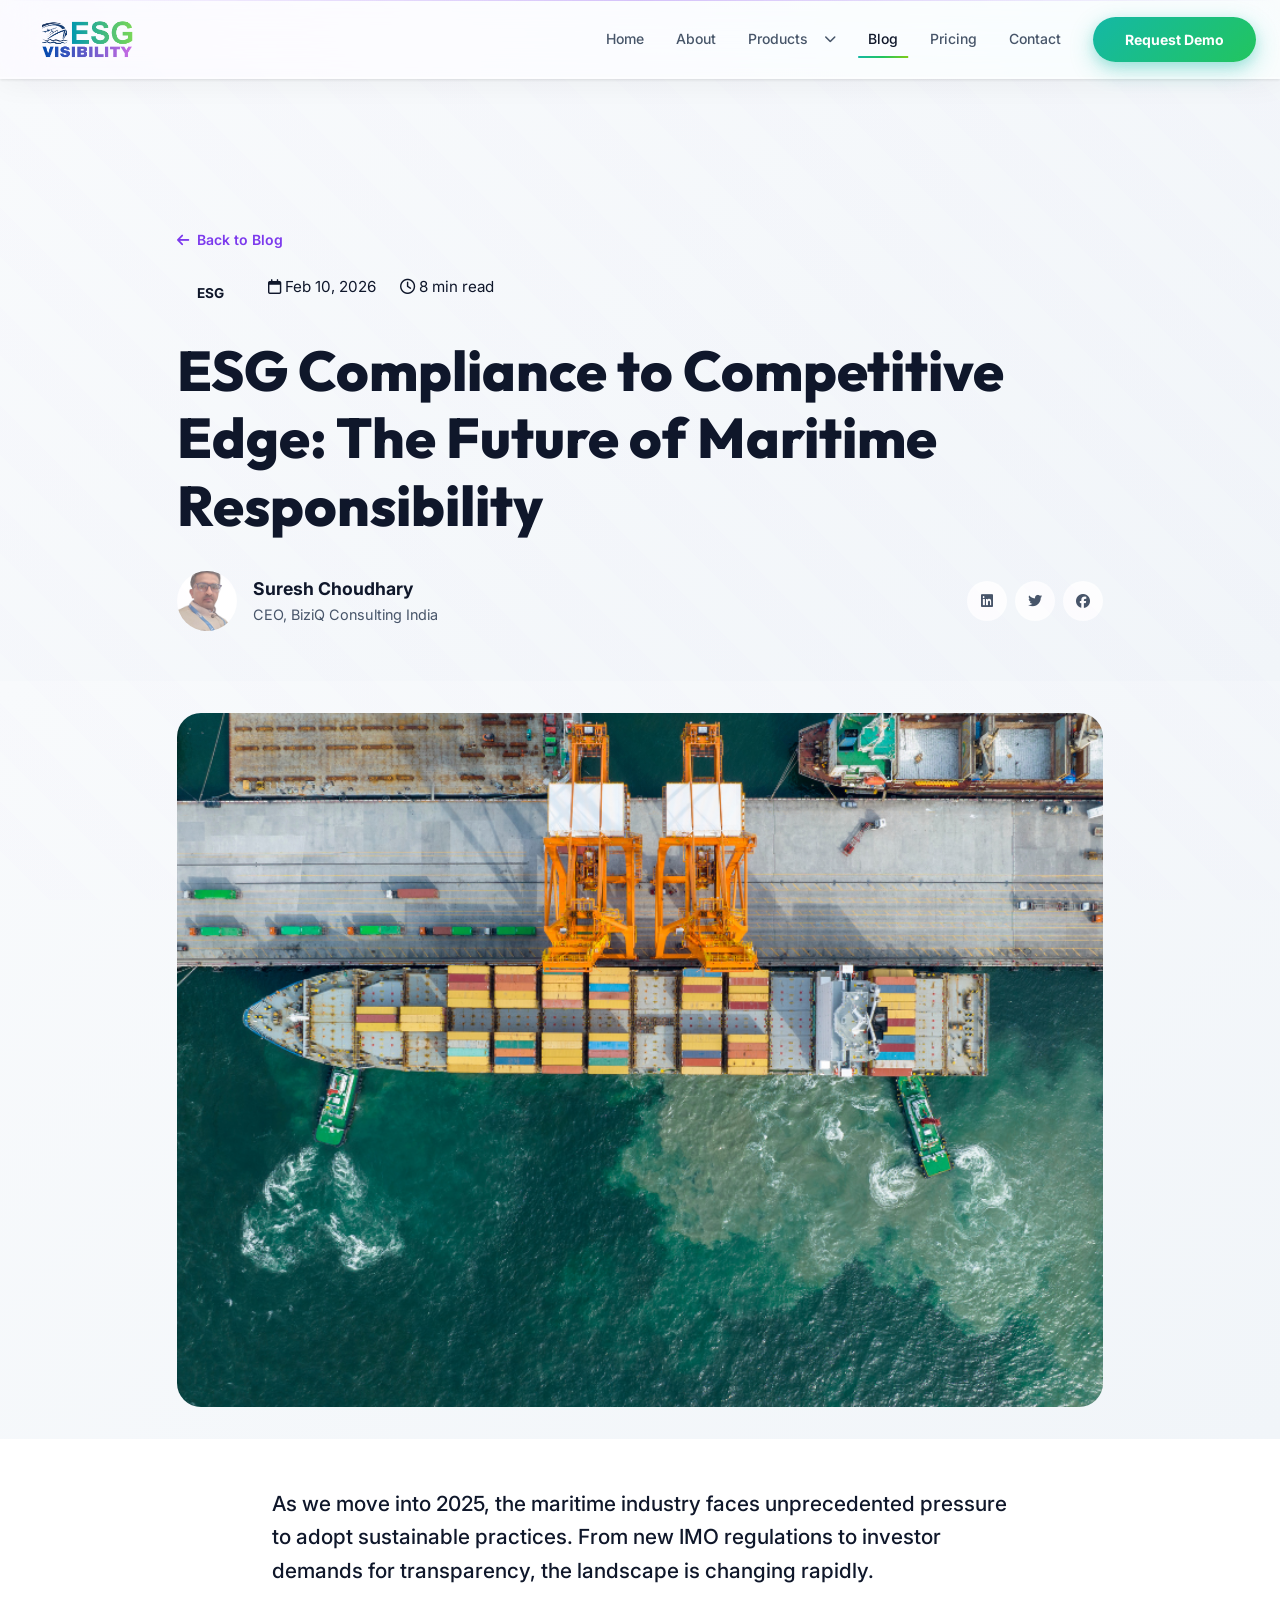
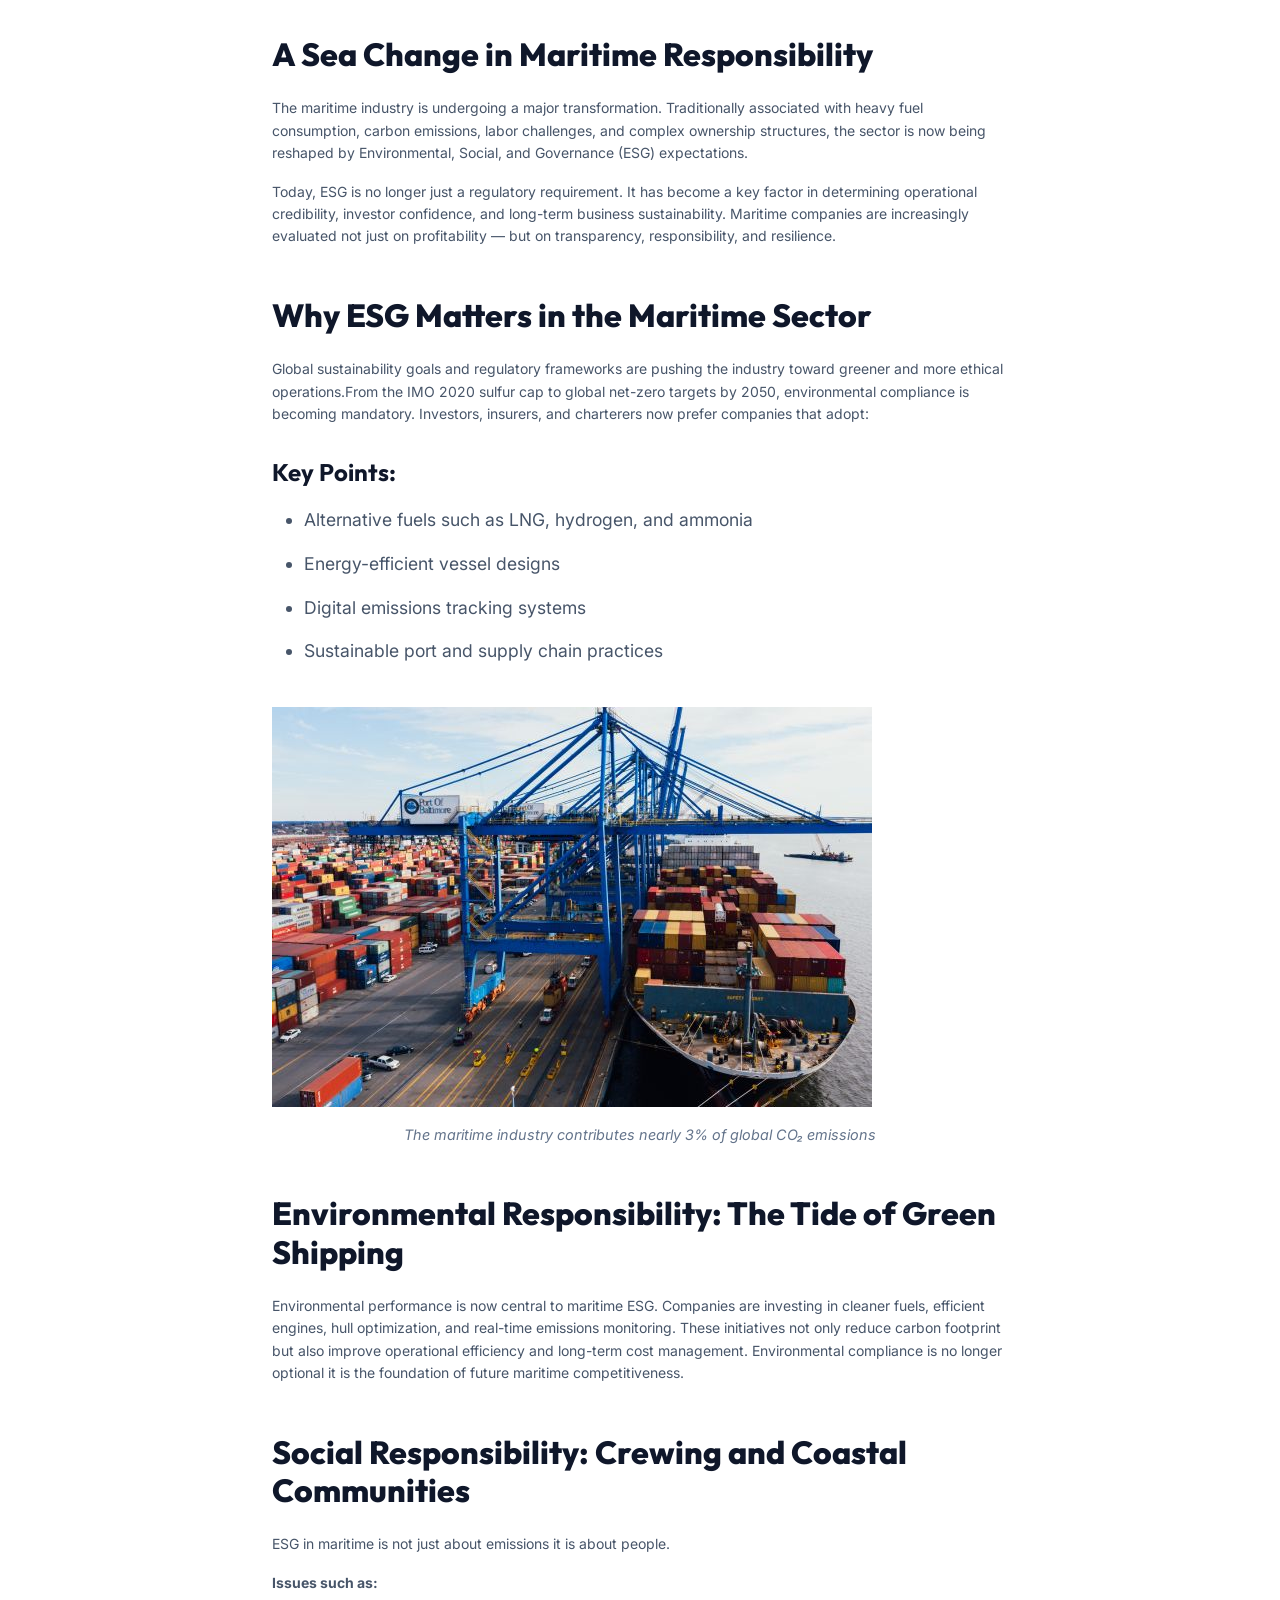
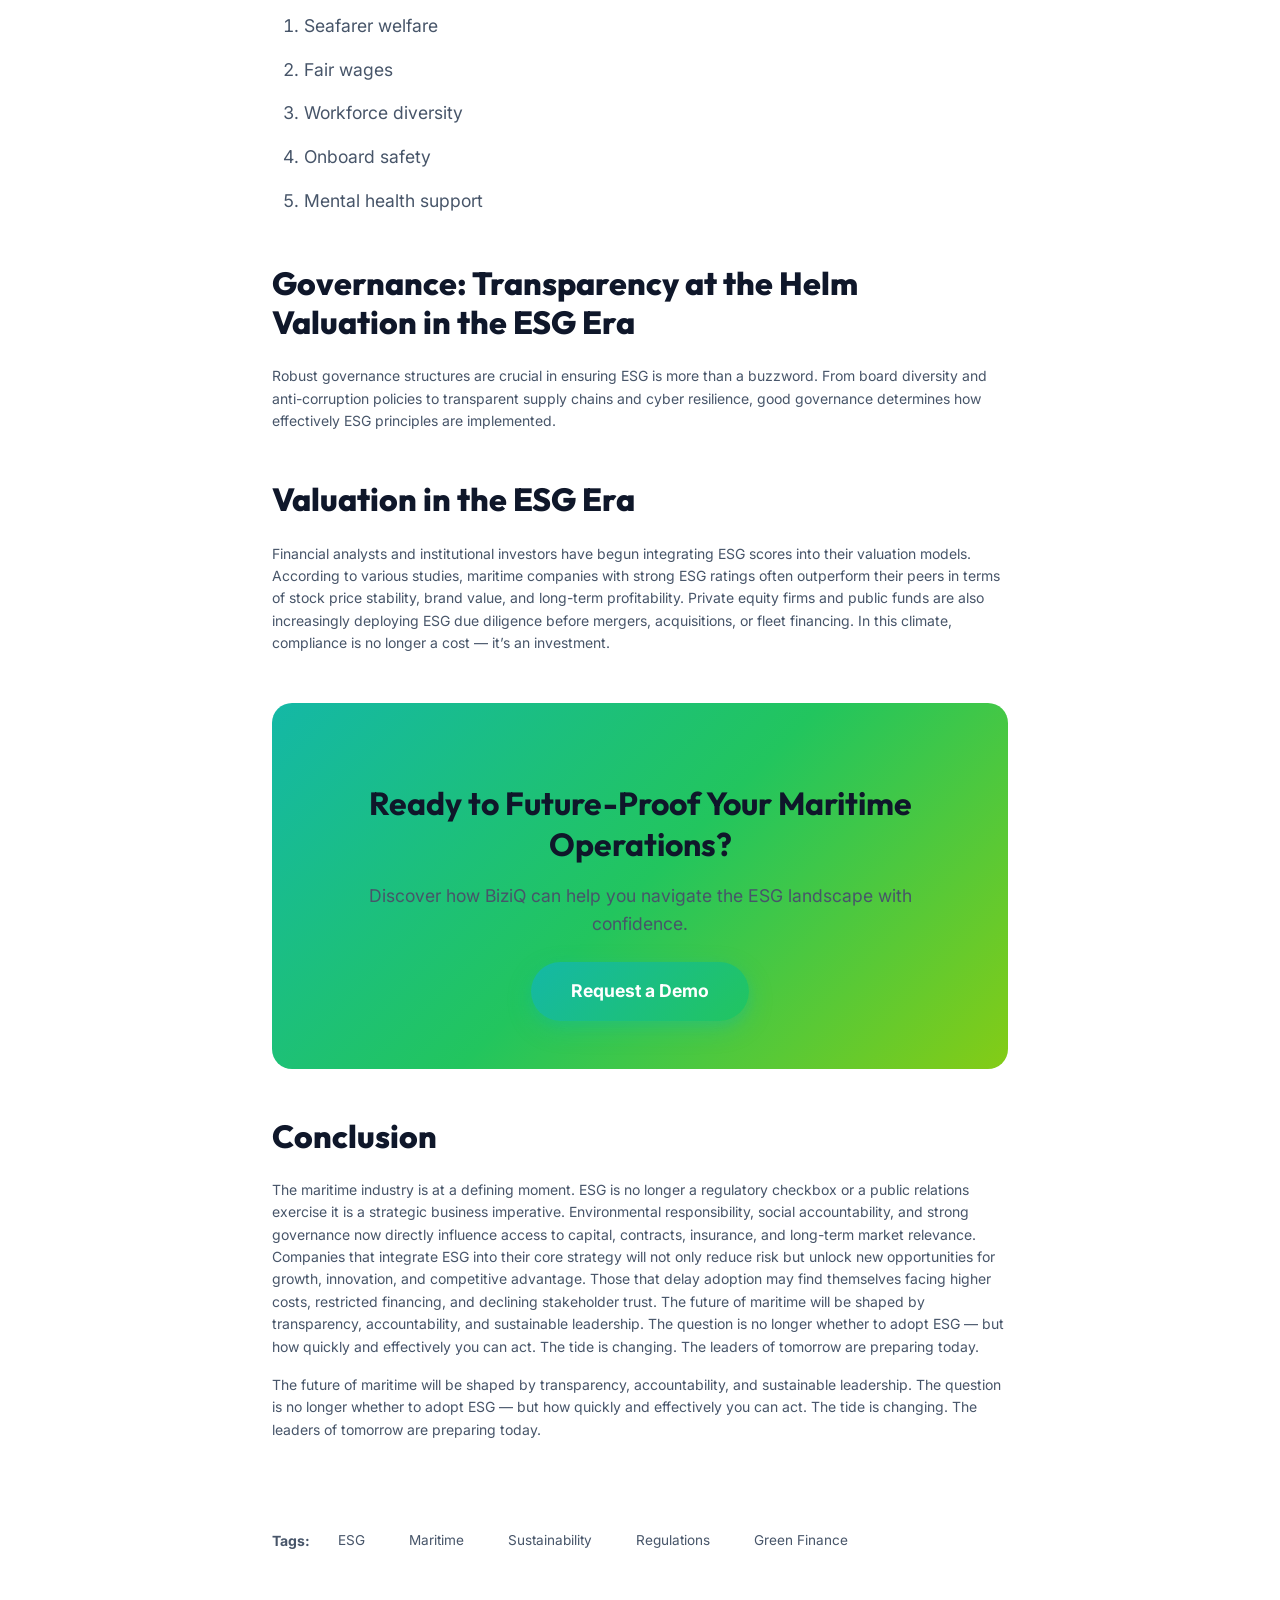
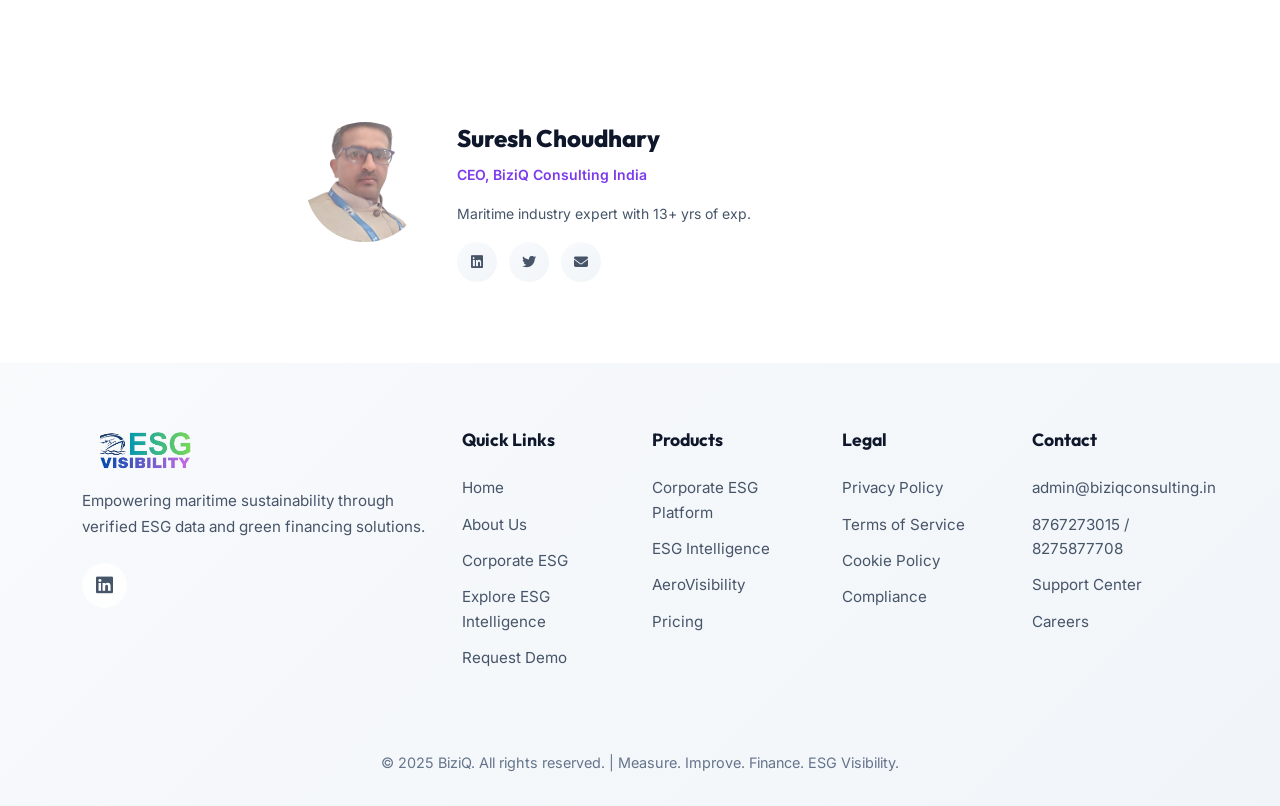
<file: blog-post.html>
<!doctype html>
<html lang="en">

<head>
    <meta charset="UTF-8" />
    <meta name="viewport" content="width=device-width, initial-scale=1.0" />
    <title>ESG Compliance to Competitive Edge: The Future of Maritime Responsibility</title>
    <meta name="description" content="Discover the key ESG trends shaping the future of shipping in 2025 and beyond." />

    <!-- Favicon -->
    <link rel="icon" type="image/x-icon" href="favicon.ico" />
    <link rel="icon" type="image/png" sizes="192x192" href="asset/icon-192x192.png" />
    <link rel="apple-touch-icon" href="asset/icon-192x192.png" />

    <!-- Open Graph -->
    <meta property="og:type" content="article" />
    <meta property="og:title" content="The Future of Maritime ESG - BiziQ Blog" />
    <meta property="og:description"
        content="Discover the key ESG trends shaping the future of shipping in 2025 and beyond." />
    <meta property="og:image" content="asset/eVISIBILITY-log.png" />
    <meta property="og:site_name" content="BiziQ " />

    <!-- Bootstrap CSS -->
    <link href="https://cdn.jsdelivr.net/npm/bootstrap@5.3.2/dist/css/bootstrap.min.css" rel="stylesheet" />

    <!-- Google Fonts -->
    <link
        href="https://fonts.googleapis.com/css2?family=Inter:wght@300;400;500;600;700;800&family=Outfit:wght@400;500;600;700;800&display=swap"
        rel="stylesheet" />

    <!-- Font Awesome -->
    <link rel="stylesheet" href="https://cdnjs.cloudflare.com/ajax/libs/font-awesome/6.4.2/css/all.min.css" />

    <!-- Custom CSS -->
    <link rel="stylesheet" href="styles.css" />
</head>

<body>
    <!-- Header Placeholder -->

    <div id="header-placeholder"></div>

    <!-- Blog Post Header -->
    <section class="blog-post-header">
        <div class="container">
            <div class="row justify-content-center">
                <div class="col-lg-10">
                    <a href="blog.html" class="back-link"><i class="fas fa-arrow-left"></i> Back to Blog</a>
                    <div class="post-meta-top">
                        <span class="post-category esg">ESG</span>
                        <span class="post-date"><i class="far fa-calendar"></i> Feb 10,
                            2026</span>
                        <span class="post-read-time"><i class="far fa-clock"></i> 8 min read</span>
                    </div>
                    <h1 class="post-title">
                        ESG Compliance to Competitive Edge: The Future of Maritime Responsibility
                    </h1>
                    <div class="post-author-info">
                        <img src="asset/Suresh choudhary -Photoroom (1).png" alt="Author" class="post-author-avatar" />
                        <div class="post-author-details">
                            <span class="post-author-name">Suresh Choudhary</span>
                            <span class="post-author-role">CEO, BiziQ Consulting India</span>
                        </div>
                        <div class="post-share-buttons ms-auto">
                            <a href="#" class="share-btn"><i class="fab fa-linkedin"></i></a>
                            <a href="#" class="share-btn"><i class="fab fa-twitter"></i></a>
                            <a href="#" class="share-btn"><i class="fab fa-facebook"></i></a>
                        </div>
                    </div>
                </div>
            </div>
        </div>
    </section>

    <!-- Featured Image -->
    <section class="blog-post-image">
        <div class="container">
            <div class="row justify-content-center">
                <div class="col-lg-10">
                    <img src="asset/ESG BLG.png" alt="Featured Image" class="img-fluid post-featured-image" />
                </div>
            </div>
        </div>
    </section>

    <!-- Blog Post Content -->
    <section class="blog-post-content py-5">
        <div class="container">
            <div class="row justify-content-center">
                <div class="col-lg-8">
                    <article class="post-article">
                        <p class="lead">
                            As we move into 2025, the maritime industry
                            faces unprecedented pressure to adopt
                            sustainable practices. From new IMO regulations
                            to investor demands for transparency, the
                            landscape is changing rapidly.
                        </p>

                        <h2>A Sea Change in Maritime Responsibility</h2>
                        <p>
                            The maritime industry is undergoing a major transformation. Traditionally associated with
                            heavy fuel
                            consumption, carbon emissions, labor challenges, and complex ownership structures, the
                            sector is now being reshaped
                            by Environmental, Social, and Governance (ESG) expectations.
                        <p>
                            Today, ESG is no longer just a regulatory requirement. It has become a key factor
                            in determining operational credibility, investor confidence, and long-term business
                            sustainability.
                            Maritime companies are increasingly evaluated not just on profitability — but on
                            transparency, responsibility, and resilience.
                        </p>
                        </p>

                        <!--  <div class="post-highlight">
                                <i class="fas fa-quote-left"></i>
                                <p>
                                    "The companies that embrace ESG transparency
                                    today will be the industry leaders of
                                    tomorrow. It's no longer optional—it's
                                    essential for survival."
                                </p>
                                <span class="highlight-author"
                                    >- Dr. Sarah Chen, BiziQ CTO</span
                                >
                            </div>-->

                        <h2>Why ESG Matters in the Maritime Sector</h2>
                        <p>
                            Global sustainability goals and regulatory frameworks are pushing the industry toward
                            greener and
                            more ethical operations.From the IMO 2020 sulfur cap to global net-zero targets by 2050,
                            environmental
                            compliance is becoming mandatory. Investors, insurers, and charterers now prefer companies
                            that adopt:
                        </p>

                        <h3>Key Points:</h3>
                        <ul>
                            <li>
                                Alternative fuels such as LNG, hydrogen, and ammonia
                            </li>
                            <li>
                                Energy-efficient vessel designs
                            </li>
                            <li>
                                Digital emissions tracking systems
                            </li>
                            <li>
                                Sustainable port and supply chain practices
                            </li>
                        </ul>

                        <div class="post-image-inline">
                            <img src="asset/ESG BLG.jpg" alt="ESG Investment Growth" class="img-fluid" />
                            <p class="image-caption">
                                The maritime industry contributes nearly 3% of global CO₂ emissions
                            </p>
                        </div>

                        <h2>Environmental Responsibility: The Tide of Green Shipping</h2>
                        <p>
                            Environmental performance is now central to maritime ESG.
                            Companies are investing in cleaner fuels, efficient engines, hull optimization, and
                            real-time emissions
                            monitoring. These initiatives not only reduce carbon footprint but also improve operational
                            efficiency and long-term cost management.
                            Environmental compliance is no longer optional it is the foundation of future maritime
                            competitiveness.
                        </p>


                        <h2>Social Responsibility: Crewing and Coastal Communities</h2>
                        <p>
                            ESG in maritime is not just about emissions it is about people.
                        </p>
                        <p><strong>Issues such as:</strong></p>
                        <ol>
                            <li>

                                Seafarer welfare
                            </li>
                            <li> Fair wages
                            </li>
                            <li>
                                Workforce diversity
                            </li>
                            <li>
                                Onboard safety
                            </li>
                            <li>
                                Mental health support
                            </li>
                        </ol>

                        <h2>Governance: Transparency at the Helm Valuation in the ESG
                            Era</h2>
                        <p>
                            Robust governance structures are
                            crucial in ensuring ESG is more than a
                            buzzword. From board diversity and
                            anti-corruption policies to transparent
                            supply chains and cyber resilience,
                            good governance determines how
                            effectively ESG principles are
                            implemented.</p>
                        <h2>Valuation in the ESG Era</h2>
                        <p>
                            Financial analysts and institutional
                            investors have begun integrating
                            ESG scores into their valuation
                            models. According to various
                            studies, maritime companies with
                            strong ESG ratings often
                            outperform their peers in terms of
                            stock price stability, brand value,
                            and long-term profitability.
                            Private equity firms and public
                            funds are also increasingly
                            deploying ESG due diligence
                            before mergers, acquisitions, or
                            fleet financing. In this climate,
                            compliance is no longer a cost —
                            it’s an investment.
                        </p>


                        <div class="post-cta">
                            <h3>
                                Ready to Future-Proof Your Maritime
                                Operations?
                            </h3>
                            <p>
                                Discover how BiziQ can help you navigate the
                                ESG landscape with confidence.
                            </p>
                            <a href="contact.html" class="btn btn-primary btn-lg">Request a Demo</a>
                        </div>

                        <h2>Conclusion</h2>
                        <p>
                            The maritime industry is at a defining moment. ESG is no longer a regulatory checkbox or a
                            public relations exercise
                            it is a strategic business imperative. Environmental responsibility, social accountability,
                            and strong governance now
                            directly influence access to capital, contracts, insurance, and long-term market relevance.
                            Companies that integrate ESG into their core strategy will not only reduce risk but unlock
                            new opportunities for growth,
                            innovation, and competitive advantage. Those that delay adoption may find themselves facing
                            higher costs, restricted financing, and declining stakeholder trust.
                            The future of maritime will be shaped by transparency, accountability, and sustainable
                            leadership. The question is no longer whether to adopt ESG — but how quickly and effectively
                            you can act.
                            The tide is changing. The leaders of tomorrow are preparing today.
                        </p>
                        <p>
                            The future of maritime will be shaped by transparency, accountability, and sustainable
                            leadership.
                            The question is no longer whether to adopt ESG — but how quickly and effectively you can
                            act.
                            The tide is changing. The leaders of tomorrow are preparing today.
                    </article>

                    <!-- Tags -->
                    <div class="post-tags">
                        <span class="tag-label">Tags:</span>
                        <a href="#" class="post-tag">ESG</a>
                        <a href="#" class="post-tag">Maritime</a>
                        <a href="#" class="post-tag">Sustainability</a>
                        <a href="#" class="post-tag">Regulations</a>
                        <a href="#" class="post-tag">Green Finance</a>
                    </div>

                    <!-- Share Section 
                        <div class="post-share-section">
                            <h4>Share this article</h4>
                            <div class="share-buttons-large">
                                <a href="#" class="share-btn-large linkedin"
                                    ><i class="fab fa-linkedin"></i> LinkedIn</a
                                >
                                <a href="#" class="share-btn-large twitter"
                                    ><i class="fab fa-twitter"></i> Twitter</a
                                >
                                <a href="#" class="share-btn-large facebook"
                                    ><i class="fab fa-facebook"></i> Facebook</a
                                >
                                <a href="#" class="share-btn-large email"
                                    ><i class="fas fa-envelope"></i> Email</a
                                >
                            </div>
                        </div> -->

                    <!-- Author Bio -->
                    <div class="author-bio-section">
                        <div class="author-bio-card">
                            <img src="asset/Suresh choudhary -Photoroom (1).png" alt="Author"
                                class="author-bio-avatar" />
                            <div class="author-bio-content">
                                <h4 class="author-bio-name">
                                    Suresh Choudhary
                                </h4>
                                <p class="author-bio-role">
                                    CEO, BiziQ Consulting India
                                </p>
                                <p class="author-bio-description">
                                    Maritime industry expert with 13+ yrs of exp.
                                </p>
                                <div class="author-social-links">
                                    <a href="https://www.linkedin.com/in/sureshchoudhary-"><i
                                            class="fab fa-linkedin"></i></a>
                                    <a href="#"><i class="fab fa-twitter"></i></a>
                                    <a href="#"><i class="fas fa-envelope"></i></a>
                                </div>
                            </div>
                        </div>
                    </div>
                </div>

                <!-- Sidebar --
                    <div class="col-lg-4">
                        <div class="blog-sidebar">
                            <!-- Newsletter Widget -->
                <!-- <div class="sidebar-widget">
                                <h4 class="widget-title">
                                    Subscribe to Our Newsletter
                                </h4>
                                <p class="widget-description">
                                    Get the latest maritime ESG insights
                                    delivered to your inbox.
                                </p>
                                <form class="sidebar-newsletter-form">
                                    <input
                                        type="email"
                                        class="form-control mb-3"
                                        placeholder="Your email"
                                    />
                                    <button
                                        type="submit"
                                        class="btn btn-primary w-100"
                                    >
                                        Subscribe
                                    </button>
                                </form>
                            </div> -->

                <!-- Related Posts -->
                <!-- <div class="sidebar-widget">
                                <h4 class="widget-title">Related Articles</h4>
                                <div class="related-posts">
                                    <a
                                        href="blog-post.html"
                                        class="related-post-item"
                                    >
                                        <img
                                            src="https://placehold.co/600x400/003366/FFFFFF?text=Blog+1"
                                            alt="Related Post"
                                        />
                                        <div class="related-post-content">
                                            <h5>
                                                Understanding EU ETS Regulations
                                            </h5>
                                            <span class="related-post-date"
                                                >December 8, 2025</span
                                            >
                                        </div>
                                    </a>
                                    <a
                                        href="blog-post.html"
                                        class="related-post-item"
                                    >
                                        <img
                                            src="https://placehold.co/600x400/003366/FFFFFF?text=Blog+3"
                                            alt="Related Post"
                                        />
                                        <div class="related-post-content">
                                            <h5>
                                                Green Financing for Shipping
                                            </h5>
                                            <span class="related-post-date"
                                                >December 3, 2025</span
                                            >
                                        </div>
                                    </a>
                                    <a
                                        href="blog-post.html"
                                        class="related-post-item"
                                    >
                                        <img
                                            src="https://placehold.co/600x400/003366/FFFFFF?text=Blog+5"
                                            alt="Related Post"
                                        />
                                        <div class="related-post-content">
                                            <h5>
                                                Carbon Accounting Best Practices
                                            </h5>
                                            <span class="related-post-date"
                                                >November 28, 2025</span
                                            >
                                        </div>
                                    </a>
                                </div>
                            </div>

                            <!-- Categories -->
                <!-- <div class="sidebar-widget">
                                <h4 class="widget-title">Categories</h4>
                                <ul class="category-list">
                                    <li>
                                        <a href="blog.html"
                                            >ESG <span>(12)</span></a
                                        >
                                    </li>
                                    <li>
                                        <a href="blog.html"
                                            >Maritime <span>(8)</span></a
                                        >
                                    </li>
                                    <li>
                                        <a href="blog.html"
                                            >Regulations <span>(15)</span></a
                                        >
                                    </li>
                                    <li>
                                        <a href="blog.html"
                                            >Technology <span>(10)</span></a
                                        >
                                    </li>
                                    <li>
                                        <a href="blog.html"
                                            >Case Studies <span>(6)</span></a
                                        >
                                    </li>
                                </ul>
                            </div> -->
            </div>
        </div>
        </div>
        </div>
    </section>

    <!-- Footer Placeholder -->

    <div id="footer-placeholder"></div>

    <!-- Bootstrap JS -->
    <script src="https://cdn.jsdelivr.net/npm/bootstrap@5.3.2/dist/js/bootstrap.bundle.min.js"></script>

    <!-- Custom JS -->
    <script src="components/loader.js"></script>

    <!-- Custom JS -->
    <script src="script.js"></script>
</body>

</html>
</file>
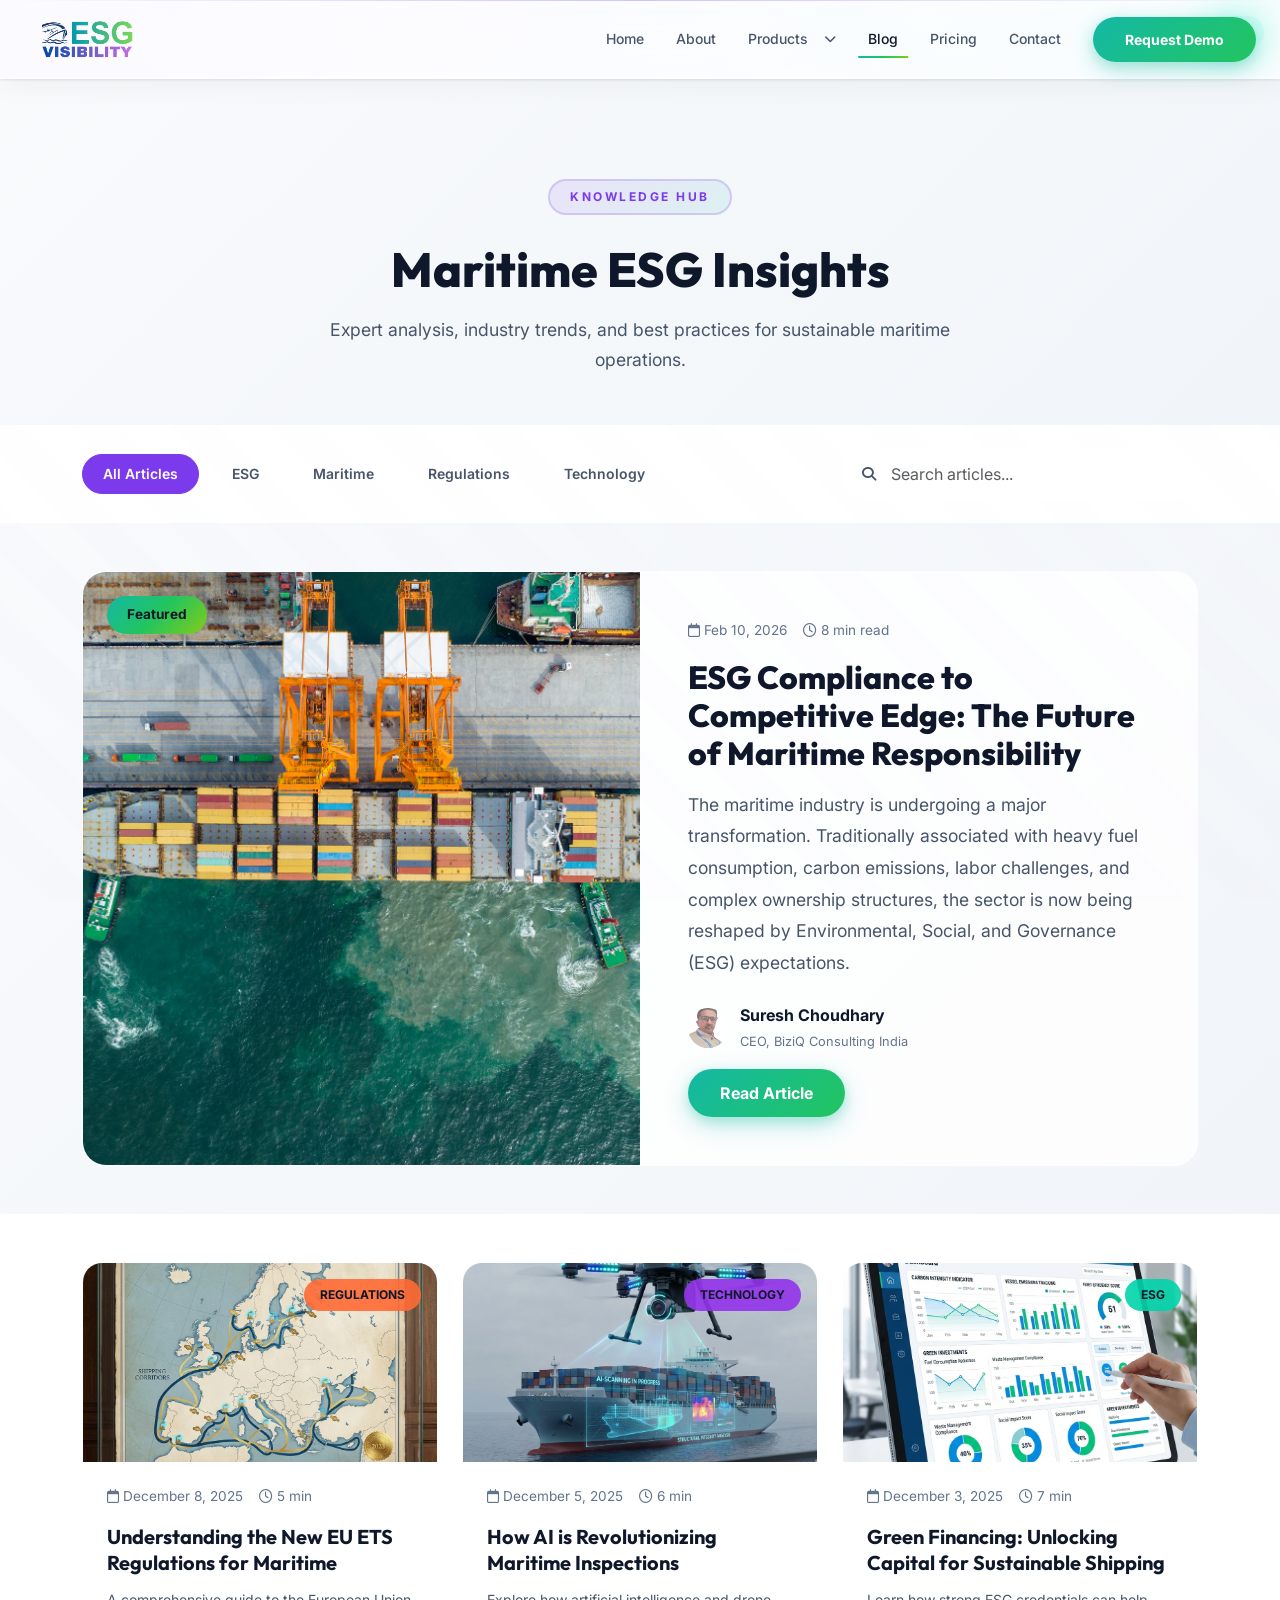
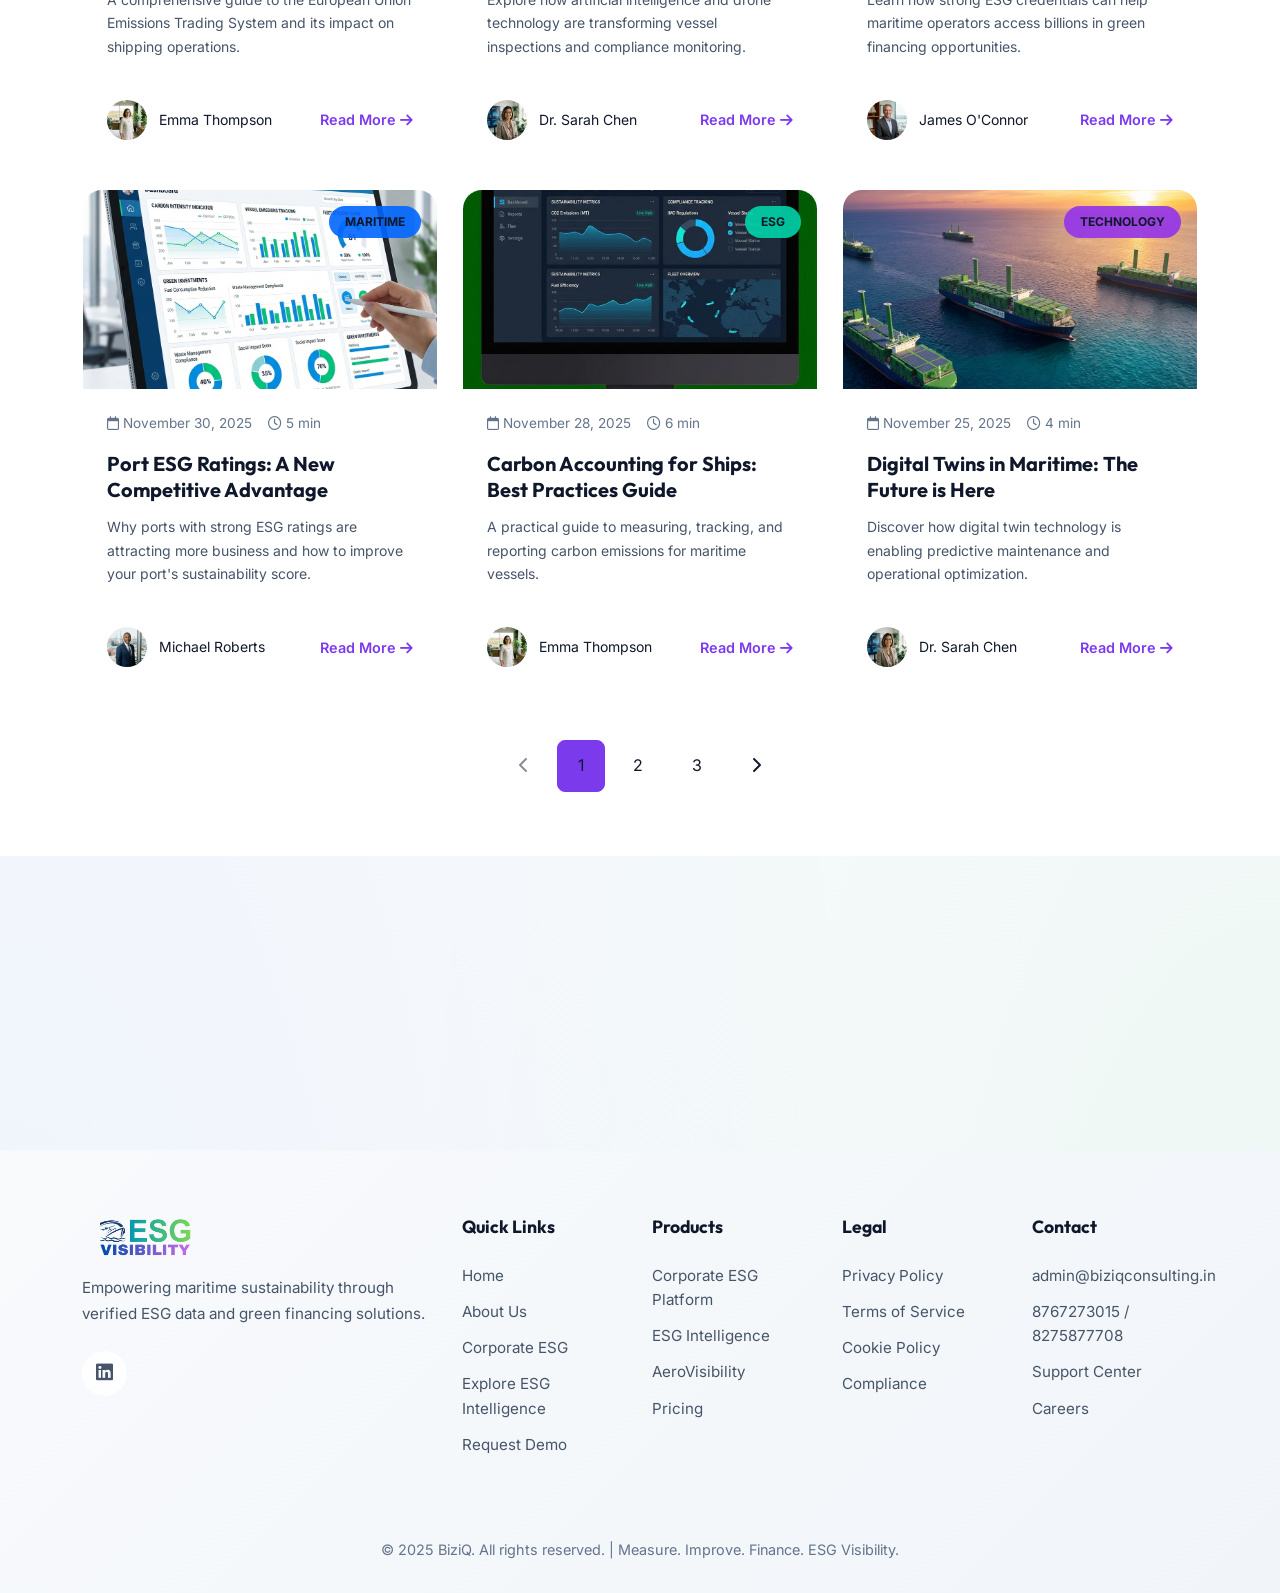
<file: blog.html>
<!doctype html>
<html lang="en">

<head>
    <meta charset="UTF-8" />
    <meta name="viewport" content="width=device-width, initial-scale=1.0" />
    <title>Blog - BiziQ Knowledge Hub</title>
    <meta name="description"
        content="Stay updated with the latest insights on maritime ESG, sustainability regulations, and green financing trends." />

    <!-- Favicon -->
    <link rel="icon" type="image/x-icon" href="favicon.ico" />
    <link rel="icon" type="image/png" sizes="192x192" href="asset/icon-192x192.png" />
    <link rel="apple-touch-icon" href="asset/icon-192x192.png" />

    <!-- Open Graph -->
    <meta property="og:type" content="website" />
    <meta property="og:title" content="Blog - BiziQ Knowledge Hub" />
    <meta property="og:description"
        content="Stay updated with the latest insights on maritime ESG, sustainability regulations, and green financing trends." />
    <meta property="og:image" content="asset/eVISIBILITY-log.png" />
    <meta property="og:site_name" content="BiziQ " />

    <!-- Bootstrap CSS -->
    <link href="https://cdn.jsdelivr.net/npm/bootstrap@5.3.2/dist/css/bootstrap.min.css" rel="stylesheet" />

    <!-- Google Fonts -->
    <link
        href="https://fonts.googleapis.com/css2?family=Inter:wght@300;400;500;600;700;800&family=Outfit:wght@400;500;600;700;800&display=swap"
        rel="stylesheet" />

    <!-- Font Awesome -->
    <link rel="stylesheet" href="https://cdnjs.cloudflare.com/ajax/libs/font-awesome/6.4.2/css/all.min.css" />

    <!-- Custom CSS -->
    <link rel="stylesheet" href="styles.css" />
</head>

<body>
    <!-- Header Placeholder -->

    <div id="header-placeholder"></div>

    <!-- Page Hero -->
    <section class="page-hero">
        <div class="container">
            <div class="row justify-content-center text-center">
                <div class="col-lg-8">
                    <div class="section-label">Knowledge Hub</div>
                    <h1 class="page-title">Maritime ESG Insights</h1>
                    <p class="page-subtitle">
                        Expert analysis, industry trends, and best practices
                        for sustainable maritime operations.
                    </p>
                </div>
            </div>
        </div>
    </section>

    <!-- Blog Filters -->
    <section class="blog-filters py-4">
        <div class="container">
            <div class="row align-items-center">
                <div class="col-lg-8">
                    <div class="filter-buttons">
                        <button class="filter-btn active" data-filter="all">
                            All Articles
                        </button>
                        <button class="filter-btn" data-filter="esg">
                            ESG
                        </button>
                        <button class="filter-btn" data-filter="maritime">
                            Maritime
                        </button>
                        <button class="filter-btn" data-filter="regulations">
                            Regulations
                        </button>
                        <button class="filter-btn" data-filter="technology">
                            Technology
                        </button>
                    </div>
                </div>
                <div class="col-lg-4">
                    <div class="blog-search">
                        <input type="text" class="form-control" placeholder="Search articles..." />
                        <i class="fas fa-search"></i>
                    </div>
                </div>
            </div>
        </div>
    </section>

    <!-- Featured Post -->
    <section class="featured-post py-5">
        <div class="container">
            <div class="row">
                <div class="col-lg-12">
                    <div class="featured-blog-card">
                        <div class="row g-0">
                            <div class="col-lg-6">
                                <div class="featured-blog-image">
                                    <img src="asset/ESG BLG.png" alt="Featured Article" class="img-fluid" />
                                    <div class="featured-badge">
                                        Featured
                                    </div>
                                </div>
                            </div>
                            <div class="col-lg-6">
                                <div class="featured-blog-content">
                                    <div class="blog-meta">
                                        <span class="blog-category esg">ESG</span>
                                        <span class="blog-date"><i class="far fa-calendar"></i>
                                            Feb 10, 2026</span>
                                        <span class="blog-read-time"><i class="far fa-clock"></i> 8
                                            min read</span>
                                    </div>
                                    <h2 class="featured-blog-title">
                                        <a href="blog-post.html">ESG Compliance to Competitive Edge: The Future of
                                            Maritime Responsibility </a>
                                    </h2>
                                    <p class="featured-blog-excerpt">
                                        The maritime industry is undergoing a major transformation. Traditionally
                                        associated with heavy fuel consumption,
                                        carbon emissions, labor challenges, and complex ownership structures, the sector
                                        is now being reshaped by Environmental,
                                        Social, and Governance (ESG) expectations.
                                    </p>
                                    <div class="blog-author">
                                        <img src="asset/Suresh choudhary -Photoroom (1).png" alt="Author"
                                            class="author-avatar" />
                                        <div class="author-info">
                                            <span class="author-name">Suresh Choudhary</span>
                                            <span class="author-role">CEO, BiziQ Consulting India</span>
                                        </div>
                                    </div>
                                    <a href="blog-post.html" class="btn btn-primary mt-3">Read Article</a>
                                </div>
                            </div>
                        </div>
                    </div>
                </div>
            </div>
        </div>
    </section>

    <!-- Blog Grid -->
    <section class="blog-grid py-5">
        <div class="container">
            <div class="row g-4">
                <!-- Blog Post 1 -->
                <div class="col-lg-4 col-md-6" data-category="regulations">
                    <div class="blog-card">
                        <div class="blog-image">
                            <img src="asset/blog-eu-ets.png" alt="Blog Post" class="img-fluid" />
                            <span class="blog-category regulations">Regulations</span>
                        </div>
                        <div class="blog-content">
                            <div class="blog-meta">
                                <span class="blog-date"><i class="far fa-calendar"></i>
                                    December 8, 2025</span>
                                <span class="blog-read-time"><i class="far fa-clock"></i> 5
                                    min</span>
                            </div>
                            <h3 class="blog-title">
                                <a href="blog-post.html">Understanding the New EU ETS
                                    Regulations for Maritime</a>
                            </h3>
                            <p class="blog-excerpt">
                                A comprehensive guide to the European Union
                                Emissions Trading System and its impact on
                                shipping operations.
                            </p>
                            <div class="blog-footer">
                                <div class="blog-author-small">
                                    <img src="asset/leader-cso.png" alt="Author" />
                                    <span>Emma Thompson</span>
                                </div>
                                <a href="blog-post.html" class="read-more">Read More
                                    <i class="fas fa-arrow-right"></i></a>
                            </div>
                        </div>
                    </div>
                </div>

                <!-- Blog Post 2 -->
                <div class="col-lg-4 col-md-6" data-category="technology">
                    <div class="blog-card">
                        <div class="blog-image">
                            <img src="asset/esg-scoring-poster.jpg" alt="Blog Post" class="img-fluid" />
                            <span class="blog-category technology">Technology</span>
                        </div>
                        <div class="blog-content">
                            <div class="blog-meta">
                                <span class="blog-date"><i class="far fa-calendar"></i>
                                    December 5, 2025</span>
                                <span class="blog-read-time"><i class="far fa-clock"></i> 6
                                    min</span>
                            </div>
                            <h3 class="blog-title">
                                <a href="blog-post.html">How AI is Revolutionizing Maritime
                                    Inspections</a>
                            </h3>
                            <p class="blog-excerpt">
                                Explore how artificial intelligence and
                                drone technology are transforming vessel
                                inspections and compliance monitoring.
                            </p>
                            <div class="blog-footer">
                                <div class="blog-author-small">
                                    <img src="asset/leader-cto.png" alt="Author" />
                                    <span>Dr. Sarah Chen</span>
                                </div>
                                <a href="blog-post.html" class="read-more">Read More
                                    <i class="fas fa-arrow-right"></i></a>
                            </div>
                        </div>
                    </div>
                </div>

                <!-- Blog Post 3 -->
                <div class="col-lg-4 col-md-6" data-category="esg">
                    <div class="blog-card">
                        <div class="blog-image">
                            <img src="asset/funding-flow-poster.jpg" alt="Blog Post" class="img-fluid" />
                            <span class="blog-category esg">ESG</span>
                        </div>
                        <div class="blog-content">
                            <div class="blog-meta">
                                <span class="blog-date"><i class="far fa-calendar"></i>
                                    December 3, 2025</span>
                                <span class="blog-read-time"><i class="far fa-clock"></i> 7
                                    min</span>
                            </div>
                            <h3 class="blog-title">
                                <a href="blog-post.html">Green Financing: Unlocking Capital for
                                    Sustainable Shipping</a>
                            </h3>
                            <p class="blog-excerpt">
                                Learn how strong ESG credentials can help
                                maritime operators access billions in green
                                financing opportunities.
                            </p>
                            <div class="blog-footer">
                                <div class="blog-author-small">
                                    <img src="asset/leader-ceo.png" alt="Author" />
                                    <span>James O'Connor</span>
                                </div>
                                <a href="blog-post.html" class="read-more">Read More
                                    <i class="fas fa-arrow-right"></i></a>
                            </div>
                        </div>
                    </div>
                </div>

                <!-- Blog Post 4 -->
                <div class="col-lg-4 col-md-6" data-category="maritime">
                    <div class="blog-card">
                        <div class="blog-image">
                            <img src="asset/esg-platform-poster.jpg" alt="Blog Post" class="img-fluid" />
                            <span class="blog-category maritime">Maritime</span>
                        </div>
                        <div class="blog-content">
                            <div class="blog-meta">
                                <span class="blog-date"><i class="far fa-calendar"></i>
                                    November 30, 2025</span>
                                <span class="blog-read-time"><i class="far fa-clock"></i> 5
                                    min</span>
                            </div>
                            <h3 class="blog-title">
                                <a href="blog-post.html">Port ESG Ratings: A New Competitive
                                    Advantage</a>
                            </h3>
                            <p class="blog-excerpt">
                                Why ports with strong ESG ratings are
                                attracting more business and how to improve
                                your port's sustainability score.
                            </p>
                            <div class="blog-footer">
                                <div class="blog-author-small">
                                    <img src="asset/leader-coo.png" alt="Author" />
                                    <span>Michael Roberts</span>
                                </div>
                                <a href="blog-post.html" class="read-more">Read More
                                    <i class="fas fa-arrow-right"></i></a>
                            </div>
                        </div>
                    </div>
                </div>

                <!-- Blog Post 5 -->
                <div class="col-lg-4 col-md-6" data-category="esg">
                    <div class="blog-card">
                        <div class="blog-image">
                            <img src="asset/drone-system-poster.jpg" alt="Blog Post" class="img-fluid" />
                            <span class="blog-category esg">ESG</span>
                        </div>
                        <div class="blog-content">
                            <div class="blog-meta">
                                <span class="blog-date"><i class="far fa-calendar"></i>
                                    November 28, 2025</span>
                                <span class="blog-read-time"><i class="far fa-clock"></i> 6
                                    min</span>
                            </div>
                            <h3 class="blog-title">
                                <a href="blog-post.html">Carbon Accounting for Ships: Best
                                    Practices Guide</a>
                            </h3>
                            <p class="blog-excerpt">
                                A practical guide to measuring, tracking,
                                and reporting carbon emissions for maritime
                                vessels.
                            </p>
                            <div class="blog-footer">
                                <div class="blog-author-small">
                                    <img src="asset/leader-cso.png" alt="Author" />
                                    <span>Emma Thompson</span>
                                </div>
                                <a href="blog-post.html" class="read-more">Read More
                                    <i class="fas fa-arrow-right"></i></a>
                            </div>
                        </div>
                    </div>
                </div>

                <!-- Blog Post 6 -->
                <div class="col-lg-4 col-md-6" data-category="technology">
                    <div class="blog-card">
                        <div class="blog-image">
                            <img src="asset/about-illustration.jpg" alt="Blog Post" class="img-fluid" />
                            <span class="blog-category technology">Technology</span>
                        </div>
                        <div class="blog-content">
                            <div class="blog-meta">
                                <span class="blog-date"><i class="far fa-calendar"></i>
                                    November 25, 2025</span>
                                <span class="blog-read-time"><i class="far fa-clock"></i> 4
                                    min</span>
                            </div>
                            <h3 class="blog-title">
                                <a href="blog-post.html">Digital Twins in Maritime: The Future
                                    is Here</a>
                            </h3>
                            <p class="blog-excerpt">
                                Discover how digital twin technology is
                                enabling predictive maintenance and
                                operational optimization.
                            </p>
                            <div class="blog-footer">
                                <div class="blog-author-small">
                                    <img src="asset/leader-cto.png" alt="Author" />
                                    <span>Dr. Sarah Chen</span>
                                </div>
                                <a href="blog-post.html" class="read-more">Read More
                                    <i class="fas fa-arrow-right"></i></a>
                            </div>
                        </div>
                    </div>
                </div>
            </div>

            <!-- Pagination -->
            <div class="blog-pagination mt-5">
                <nav>
                    <ul class="pagination justify-content-center">
                        <li class="page-item disabled">
                            <a class="page-link" href="#"><i class="fas fa-chevron-left"></i></a>
                        </li>
                        <li class="page-item active">
                            <a class="page-link" href="#">1</a>
                        </li>
                        <li class="page-item">
                            <a class="page-link" href="#">2</a>
                        </li>
                        <li class="page-item">
                            <a class="page-link" href="#">3</a>
                        </li>
                        <li class="page-item">
                            <a class="page-link" href="#"><i class="fas fa-chevron-right"></i></a>
                        </li>
                    </ul>
                </nav>
            </div>
        </div>
    </section>

    <!-- Newsletter Section -->
    <section class="cta-section py-5">
        <div class="container">
            <div class="cta-container" data-aos="fade-up">
                <div class="row align-items-center">
                    <div class="col-lg-6">
                        <h2 class="cta-title">Stay Updated</h2>
                        <p class="cta-description">
                            Subscribe to our newsletter for the latest
                            maritime ESG insights delivered to your inbox.
                        </p>
                    </div>
                    <div class="col-lg-6">
                        <form class="newsletter-form">
                            <div class="input-group">
                                <input type="email" class="form-control" placeholder="Enter your email" />
                                <button class="btn btn-light btn-lg" type="submit">
                                    Subscribe
                                </button>
                            </div>
                        </form>
                    </div>
                </div>
            </div>
        </div>
    </section>

    <!-- Footer Placeholder -->

    <div id="footer-placeholder"></div>

    <!-- Bootstrap JS -->
    <script src="https://cdn.jsdelivr.net/npm/bootstrap@5.3.2/dist/js/bootstrap.bundle.min.js"></script>

    <!-- Custom JS -->
    <script src="components/loader.js"></script>

    <!-- Custom JS -->
    <script src="script.js"></script>

    <!-- Blog Filter Script -->
    <script>
        // Filter functionality
        const filterBtns = document.querySelectorAll(".filter-btn");
        const blogCards = document.querySelectorAll("[data-category]");

        filterBtns.forEach((btn) => {
            btn.addEventListener("click", function () {
                // Update active button
                filterBtns.forEach((b) => b.classList.remove("active"));
                this.classList.add("active");

                const filter = this.getAttribute("data-filter");

                // Filter blog cards
                blogCards.forEach((card) => {
                    if (
                        filter === "all" ||
                        card.getAttribute("data-category") === filter
                    ) {
                        card.style.display = "block";
                    } else {
                        card.style.display = "none";
                    }
                });
            });
        });
    </script>
</body>

</html>
</file>
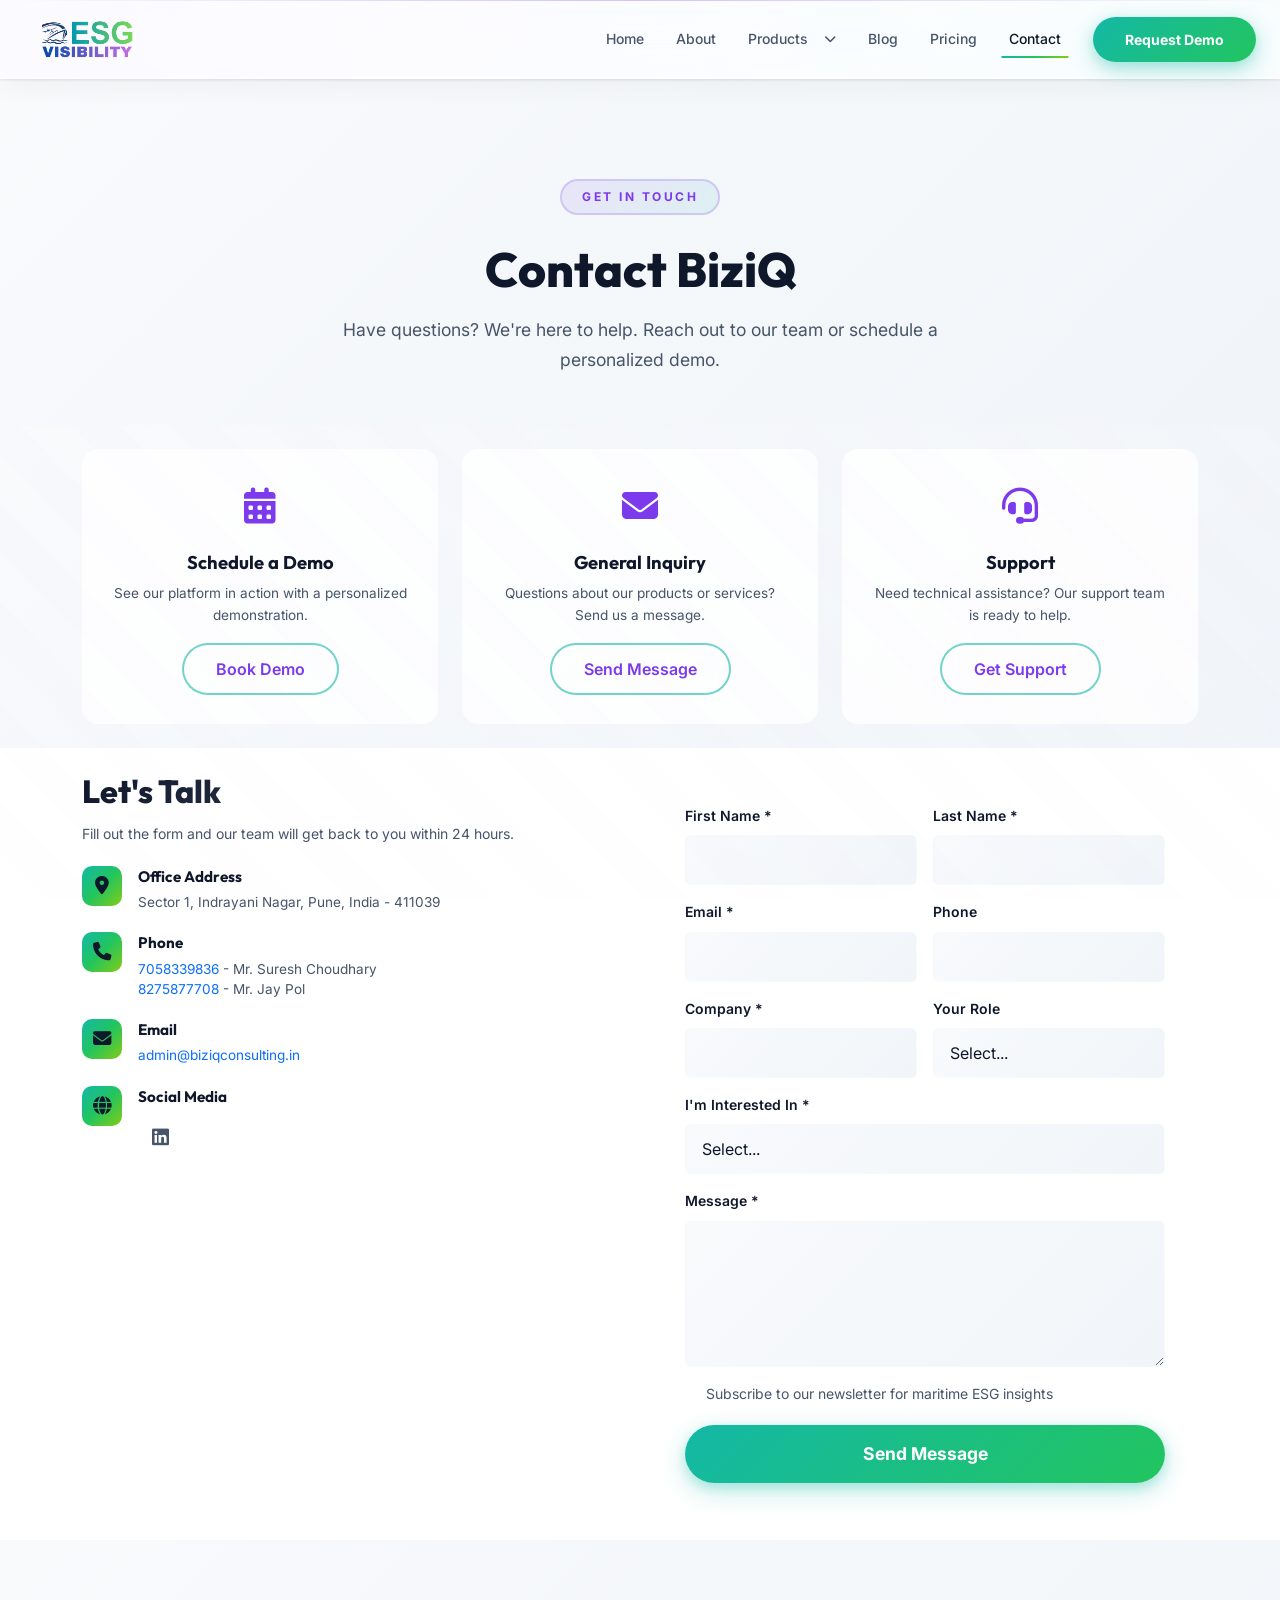
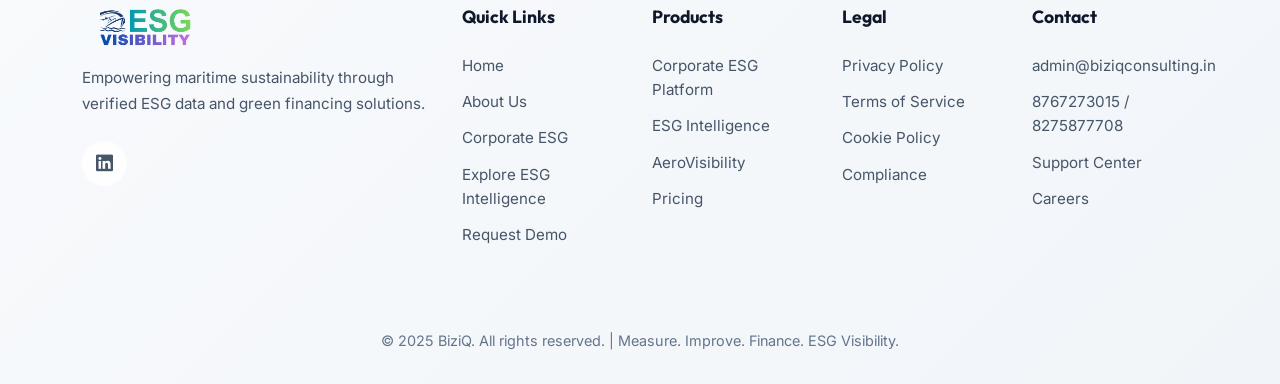
<file: contact.html>
<!doctype html>
<html lang="en">

<head>
    <meta charset="UTF-8" />
    <meta name="viewport" content="width=device-width, initial-scale=1.0" />
    <title>Contact Us - BiziQ</title>
    <meta name="description"
        content="Get in touch with BiziQ. Request a demo, ask questions, or schedule a consultation with our maritime ESG experts." />

    <!-- Favicon -->
    <link rel="icon" type="image/x-icon" href="favicon.ico" />
    <link rel="icon" type="image/png" sizes="192x192" href="asset/icon-192x192.png" />
    <link rel="apple-touch-icon" href="asset/icon-192x192.png" />

    <!-- Open Graph -->
    <meta property="og:type" content="website" />
    <meta property="og:title" content="Contact Us - BiziQ " />
    <meta property="og:description"
        content="Get in touch with BiziQ. Request a demo, ask questions, or schedule a consultation with our maritime ESG experts." />
    <meta property="og:image" content="asset/eVISIBILITY-log.png" />
    <meta property="og:site_name" content="BiziQ " />

    <!-- Bootstrap CSS -->
    <link href="https://cdn.jsdelivr.net/npm/bootstrap@5.3.2/dist/css/bootstrap.min.css" rel="stylesheet" />

    <!-- Google Fonts -->
    <link
        href="https://fonts.googleapis.com/css2?family=Inter:wght@300;400;500;600;700;800&family=Outfit:wght@400;500;600;700;800&display=swap"
        rel="stylesheet" />

    <!-- Font Awesome -->
    <link rel="stylesheet" href="https://cdnjs.cloudflare.com/ajax/libs/font-awesome/6.4.2/css/all.min.css" />

    <!-- Custom CSS -->
    <link rel="stylesheet" href="styles.css" />
</head>

<body>
    <!-- Header Placeholder -->

    <div id="header-placeholder"></div>

    <!-- Page Hero -->
    <section class="page-hero">
        <div class="container">
            <div class="row justify-content-center text-center">
                <div class="col-lg-8">
                    <div class="section-label">Get In Touch</div>
                    <h1 class="page-title">Contact BiziQ</h1>
                    <p class="page-subtitle">
                        Have questions? We're here to help. Reach out to our
                        team or schedule a personalized demo.
                    </p>
                </div>
            </div>
        </div>
    </section>

    <!-- Contact Options -->
    <section class="contact-options py-4">
        <div class="container">
            <div class="row g-4">
                <div class="col-lg-4 col-md-6">
                    <div class="contact-option-card">
                        <div class="contact-option-icon">
                            <i class="fas fa-calendar-alt"></i>
                        </div>
                        <h3 class="contact-option-title">
                            Schedule a Demo
                        </h3>
                        <p class="contact-option-description">
                            See our platform in action with a personalized
                            demonstration.
                        </p>
                        <a href="#demo-form" class="btn btn-outline-light">Book Demo</a>
                    </div>
                </div>

                <div class="col-lg-4 col-md-6">
                    <div class="contact-option-card">
                        <div class="contact-option-icon">
                            <i class="fas fa-envelope"></i>
                        </div>
                        <h3 class="contact-option-title">
                            General Inquiry
                        </h3>
                        <p class="contact-option-description">
                            Questions about our products or services? Send
                            us a message.
                        </p>
                        <a href="#contact-form" class="btn btn-outline-light">Send Message</a>
                    </div>
                </div>

                <div class="col-lg-4 col-md-6">
                    <div class="contact-option-card">
                        <div class="contact-option-icon">
                            <i class="fas fa-headset"></i>
                        </div>
                        <h3 class="contact-option-title">Support</h3>
                        <p class="contact-option-description">
                            Need technical assistance? Our support team is
                            ready to help.
                        </p>
                        <a href="mailto:support@biziq.com" class="btn btn-outline-light">Get Support</a>
                    </div>
                </div>
            </div>
        </div>
    </section>

    <!-- Contact Form Section -->
    <section class="contact-form-section py-4" id="contact-form">
        <div class="container">
            <div class="row g-4">
                <div class="col-lg-6">
                    <div class="contact-info-section">
                        <h2 class="section-title">Let's Talk</h2>
                        <p class="section-description">
                            Fill out the form and our team will get back to
                            you within 24 hours.
                        </p>

                        <div class="contact-info-list">
                            <div class="contact-info-item">
                                <div class="contact-info-icon">
                                    <i class="fas fa-map-marker-alt"></i>
                                </div>
                                <div class="contact-info-content">
                                    <h5>Office Address</h5>
                                    <p>
                                        Sector 1, Indrayani
                                        Nagar, Pune, India - 411039
                                    </p>
                                </div>
                            </div>

                            <div class="contact-info-item">
                                <div class="contact-info-icon">
                                    <i class="fas fa-phone"></i>
                                </div>
                                <div class="contact-info-content">
                                    <h5>Phone</h5>
                                    <p>
                                        <a href="tel:7058339836">7058339836</a>
                                        - Mr. Suresh Choudhary<br />
                                        <a href="tel:8275877708">8275877708</a>
                                        - Mr. Jay Pol
                                    </p>
                                </div>
                            </div>

                            <div class="contact-info-item">
                                <div class="contact-info-icon">
                                    <i class="fas fa-envelope"></i>
                                </div>
                                <div class="contact-info-content">
                                    <h5>Email</h5>
                                    <p>
                                        <a href="mailto:admin@biziqconsulting.in">admin@biziqconsulting.in</a>
                                    </p>
                                </div>
                            </div>

                            <div class="contact-info-item">
                                <div class="contact-info-icon">
                                    <i class="fas fa-globe"></i>
                                </div>
                                <div class="contact-info-content">
                                    <h5>Social Media</h5>
                                    <div class="social-links mt-2">
                                        <a href="https://www.linkedin.com/company/biziqconsulting/" target="_blank"
                                            class="social-link"><i class="fab fa-linkedin"></i></a>
                                        <!-- <a href="#" target="_blank"
                                            class="social-link"><i class="fab fa-twitter"></i></a>
                                        <a href="#" target="_blank"
                                            class="social-link"><i class="fab fa-facebook"></i></a> -->
                                    </div>

                                </div>
                            </div>
                        </div>
                    </div>
                </div>

                <div class="col-lg-6">
                    <!-- Query Form -->
                    <div class="contact-form-container" id="queryFormWrapper">
                        <form class="contact-form" id="inquiryForm">
                            <div class="row g-3">
                                <div class="col-md-6">
                                    <label for="firstName" class="form-label">First Name *</label>
                                    <input type="text" class="form-control" id="firstName" required />
                                </div>
                                <div class="col-md-6">
                                    <label for="lastName" class="form-label">Last Name *</label>
                                    <input type="text" class="form-control" id="lastName" required />
                                </div>
                                <div class="col-md-6">
                                    <label for="email" class="form-label">Email *</label>
                                    <input type="email" class="form-control" id="email" required />
                                </div>
                                <div class="col-md-6">
                                    <label for="phone" class="form-label">Phone</label>
                                    <input type="tel" class="form-control" id="phone" />
                                </div>
                                <div class="col-md-6">
                                    <label for="company" class="form-label">Company *</label>
                                    <input type="text" class="form-control" id="company" required />
                                </div>
                                <div class="col-md-6">
                                    <label for="role" class="form-label">Your Role</label>
                                    <select class="form-select" id="role">
                                        <option value="">Select...</option>
                                        <option value="shipowner">
                                            Shipowner
                                        </option>
                                        <option value="port">
                                            Port Authority
                                        </option>
                                        <option value="charterer">
                                            Charterer
                                        </option>
                                        <option value="investor">
                                            Investor
                                        </option>
                                        <option value="government">
                                            Government
                                        </option>
                                        <option value="other">Other</option>
                                    </select>
                                </div>
                                <div class="col-12">
                                    <label for="interest" class="form-label">I'm Interested In *</label>
                                    <select class="form-select" id="interest" required>
                                        <option value="">Select...</option>
                                        <option value="esg-platform">
                                            BiziQ ESG Platform
                                        </option>
                                        <option value="drone-system">
                                            AeroVisibility
                                        </option>
                                        <option value="both">
                                            Both Products
                                        </option>
                                        <option value="partnership">
                                            Partnership Opportunities
                                        </option>
                                        <option value="other">Other</option>
                                    </select>
                                </div>
                                <div class="col-12">
                                    <label for="message" class="form-label">Message *</label>
                                    <textarea class="form-control" id="message" rows="5" required></textarea>
                                </div>
                                <div class="col-12">
                                    <div class="form-check">
                                        <input class="form-check-input" type="checkbox" id="newsletter" />
                                        <label class="form-check-label" for="newsletter">
                                            Subscribe to our newsletter for
                                            maritime ESG insights
                                        </label>
                                    </div>
                                </div>
                                <div class="col-12">
                                    <button type="submit" class="btn btn-primary btn-lg w-100">
                                        Send Message
                                    </button>
                                </div>
                            </div>
                        </form>
                    </div>

                    <!-- Demo Form (replaces query form when Book Demo is clicked) -->
                    <div class="contact-form-container" id="demoFormWrapper" style="display:none">
                        <form class="demo-form" id="demoForm">
                            <div class="row g-3">
                                <div class="col-md-6">
                                    <label for="demoName" class="form-label">Full Name *</label>
                                    <input type="text" class="form-control" id="demoName" required />
                                </div>
                                <div class="col-md-6">
                                    <label for="demoEmail" class="form-label">Email *</label>
                                    <input type="email" class="form-control" id="demoEmail" required />
                                </div>
                                <div class="col-md-6">
                                    <label for="demoCompany" class="form-label">Company *</label>
                                    <input type="text" class="form-control" id="demoCompany" required />
                                </div>
                                <div class="col-md-6">
                                    <label for="demoPhone" class="form-label">Phone *</label>
                                    <input type="tel" class="form-control" id="demoPhone" required />
                                </div>
                                <div class="col-md-6">
                                    <label for="demoProduct" class="form-label">Product Interest *</label>
                                    <select class="form-select" id="demoProduct" required>
                                        <option value="">Select...</option>
                                        <option value="esg">ESG Platform</option>
                                        <option value="drone">AeroVisibility</option>
                                        <option value="both">Both Products</option>
                                    </select>
                                </div>
                                <div class="col-md-6">
                                    <label for="demoDate" class="form-label">Preferred Date *</label>
                                    <input type="date" class="form-control" id="demoDate" required />
                                </div>
                                <div class="col-md-6">
                                    <label for="demoTime" class="form-label">Preferred Time *</label>
                                    <select class="form-select" id="demoTime" required>
                                        <option value="">Select...</option>
                                        <option value="9am">9:00 AM</option>
                                        <option value="10am">10:00 AM</option>
                                        <option value="11am">11:00 AM</option>
                                        <option value="2pm">2:00 PM</option>
                                        <option value="3pm">3:00 PM</option>
                                        <option value="4pm">4:00 PM</option>
                                    </select>
                                </div>
                                <div class="col-md-6">
                                    <label for="demoTimezone" class="form-label">Timezone *</label>
                                    <select class="form-select" id="demoTimezone" required>
                                        <option value="">Select...</option>
                                        <option value="sgt">SGT (Singapore)</option>
                                        <option value="utc">UTC</option>
                                        <option value="est">EST (New York)</option>
                                        <option value="gmt">GMT (London)</option>
                                    </select>
                                </div>
                                <div class="col-12">
                                    <label for="demoNotes" class="form-label">Additional Notes</label>
                                    <textarea class="form-control" id="demoNotes" rows="3"
                                        placeholder="Tell us about your specific needs or questions..."></textarea>
                                </div>
                                <div class="col-12">
                                    <button type="submit" class="btn btn-primary btn-lg w-100">
                                        Schedule Demo
                                    </button>
                                </div>
                            </div>
                        </form>
                    </div>
                </div>
            </div>
        </div>
    </section>

    <!-- Demo Booking Section -->
    <section class="demo-booking-section py-4" id="demo-form" style="display:none">
        <div class="container">
            <div class="row justify-content-center">
                <div class="col-lg-8">
                    <div class="demo-booking-card">
                        <div class="text-center mb-3">
                            <div class="section-label">Book a Demo</div>
                            <h2 class="section-title">
                                Schedule Your Personalized Demo
                            </h2>
                            <p class="section-description">
                                Choose a convenient time to see BiziQ in
                                action
                            </p>
                        </div>

                        <form class="demo-form">
                            <div class="row g-3">
                                <div class="col-md-6">
                                    <label for="demoName" class="form-label">Full Name *</label>
                                    <input type="text" class="form-control" id="demoName" required />
                                </div>
                                <div class="col-md-6">
                                    <label for="demoEmail" class="form-label">Email *</label>
                                    <input type="email" class="form-control" id="demoEmail" required />
                                </div>
                                <div class="col-md-6">
                                    <label for="demoCompany" class="form-label">Company *</label>
                                    <input type="text" class="form-control" id="demoCompany" required />
                                </div>
                                <div class="col-md-6">
                                    <label for="demoPhone" class="form-label">Phone *</label>
                                    <input type="tel" class="form-control" id="demoPhone" required />
                                </div>
                                <div class="col-md-6">
                                    <label for="demoProduct" class="form-label">Product Interest *</label>
                                    <select class="form-select" id="demoProduct" required>
                                        <option value="">Select...</option>
                                        <option value="esg">
                                            ESG Platform
                                        </option>
                                        <option value="drone">
                                            AeroVisibility
                                        </option>
                                        <option value="both">
                                            Both Products
                                        </option>
                                    </select>
                                </div>
                                <div class="col-md-6">
                                    <label for="demoDate" class="form-label">Preferred Date *</label>
                                    <input type="date" class="form-control" id="demoDate" required />
                                </div>
                                <div class="col-md-6">
                                    <label for="demoTime" class="form-label">Preferred Time *</label>
                                    <select class="form-select" id="demoTime" required>
                                        <option value="">Select...</option>
                                        <option value="9am">9:00 AM</option>
                                        <option value="10am">
                                            10:00 AM
                                        </option>
                                        <option value="11am">
                                            11:00 AM
                                        </option>
                                        <option value="2pm">2:00 PM</option>
                                        <option value="3pm">3:00 PM</option>
                                        <option value="4pm">4:00 PM</option>
                                    </select>
                                </div>
                                <div class="col-md-6">
                                    <label for="demoTimezone" class="form-label">Timezone *</label>
                                    <select class="form-select" id="demoTimezone" required>
                                        <option value="">Select...</option>
                                        <option value="sgt">
                                            SGT (Singapore)
                                        </option>
                                        <option value="utc">UTC</option>
                                        <option value="est">
                                            EST (New York)
                                        </option>
                                        <option value="gmt">
                                            GMT (London)
                                        </option>
                                    </select>
                                </div>
                                <div class="col-12">
                                    <label for="demoNotes" class="form-label">Additional Notes</label>
                                    <textarea class="form-control" id="demoNotes" rows="3"
                                        placeholder="Tell us about your specific needs or questions..."></textarea>
                                </div>
                                <div class="col-12">
                                    <button type="submit" class="btn btn-primary btn-lg w-100">
                                        Schedule Demo
                                    </button>
                                </div>
                            </div>
                        </form>
                    </div>
                </div>
            </div>
        </div>
    </section>

    <!-- Office Locations -->
    <!-- <section class="office-locations py-4">
        <div class="container">
            <div class="text-center mb-3">
                <div class="section-label">Our Offices</div>
                <h2 class="section-title">Global Presence</h2>
            </div>

            <div class="row g-4 justify-content-center">
                <div class="col-lg-6 col-md-8">
                    <div class="office-card">
                        <div class="office-icon">
                            <i class="fas fa-building"></i>
                        </div>
                        <h4 class="office-city">Pune, India</h4>
                        <p class="office-address">
                            Sector 1, Indrayani Nagar, Pune India - 411039
                        </p>
                        <p class="office-contact">
                            <i class="fas fa-phone"></i>
                            <a href="tel:7058339836">7058339836</a> - Mr.
                            Suresh Choudhary<br />
                            <i class="fas fa-phone"></i>
                            <a href="tel:8275877708">8275877708</a> - Mr.
                            Jay Pol<br />
                            <i class="fas fa-envelope"></i>
                            <a href="mailto:admin@biziqconsulting.in">admin@biziqconsulting.in</a>
                        </p>
                    </div>
                </div>
            </div>
        </div>
    </section> -->

    <!-- Footer Placeholder -->

    <div id="footer-placeholder"></div>

    <!-- Bootstrap JS -->
    <script src="https://cdn.jsdelivr.net/npm/bootstrap@5.3.2/dist/js/bootstrap.bundle.min.js"></script>

    <!-- Custom JS -->
    <script src="components/loader.js"></script>

    <!-- Custom JS -->
    <script src="script.js"></script>

    <!-- Form Handling -->
    <script>
        // Contact Form Submission
        document
            .getElementById("inquiryForm")
            ?.addEventListener("submit", async function (e) {
                e.preventDefault();
                const btn = this.querySelector('button[type="submit"]');
                const originalText = btn.textContent;
                btn.disabled = true;
                btn.textContent = "Sending...";

                const payload = {
                    firstName: document.getElementById("firstName").value.trim(),
                    lastName: document.getElementById("lastName").value.trim(),
                    email: document.getElementById("email").value.trim(),
                    phone: document.getElementById("phone").value.trim(),
                    company: document.getElementById("company").value.trim(),
                    role: document.getElementById("role").value,
                    interest: document.getElementById("interest").value,
                    message: document.getElementById("message").value.trim(),
                    newsletter: document.getElementById("newsletter").checked,
                };

                try {
                    const res = await fetch("send_contact.php", {
                        method: "POST",
                        headers: { "Content-Type": "application/json" },
                        body: JSON.stringify(payload),
                    });
                    const data = await res.json();
                    if (res.ok) {
                        showFormSuccess(this, "Thank you! We'll get back to you within 24 hours. Check your inbox for a confirmation email.");
                        this.reset();
                    } else {
                        throw new Error(data.error || "Submission failed");
                    }
                } catch (err) {
                    showFormError(btn, "Something went wrong. Please try again or email us directly.");
                } finally {
                    btn.disabled = false;
                    btn.textContent = originalText;
                }
            });

        // Demo Form Submission
        document
            .getElementById("demoForm")
            ?.addEventListener("submit", async function (e) {
                e.preventDefault();
                const btn = this.querySelector('button[type="submit"]');
                const originalText = btn.textContent;
                btn.disabled = true;
                btn.textContent = "Scheduling...";

                const payload = {
                    demoName: document.getElementById("demoName").value.trim(),
                    demoEmail: document.getElementById("demoEmail").value.trim(),
                    demoCompany: document.getElementById("demoCompany").value.trim(),
                    demoPhone: document.getElementById("demoPhone").value.trim(),
                    demoProduct: document.getElementById("demoProduct").value,
                    demoDate: document.getElementById("demoDate").value,
                    demoTime: document.getElementById("demoTime").value,
                    demoTimezone: document.getElementById("demoTimezone").value,
                    demoNotes: document.getElementById("demoNotes").value.trim(),
                };

                try {
                    const res = await fetch("send_demo.php", {
                        method: "POST",
                        headers: { "Content-Type": "application/json" },
                        body: JSON.stringify(payload),
                    });
                    const data = await res.json();
                    if (res.ok) {
                        showFormSuccess(this, "Demo scheduled! Check your email for a confirmation with your booking details.");
                        this.reset();
                    } else {
                        throw new Error(data.error || "Submission failed");
                    }
                } catch (err) {
                    showFormError(btn, "Something went wrong. Please try again or email us directly.");
                } finally {
                    btn.disabled = false;
                    btn.textContent = originalText;
                }
            });

        function showFormSuccess(form, message) {
            let msg = form.querySelector(".form-success-msg");
            if (!msg) {
                msg = document.createElement("div");
                msg.className = "form-success-msg";
                msg.style.cssText = "background:#e8f5e9;color:#2e7d32;border:1px solid #a5d6a7;border-radius:6px;padding:14px 18px;margin-top:16px;font-size:14px;line-height:1.5;";
                form.appendChild(msg);
            }
            msg.textContent = message;
            msg.style.display = "block";
            msg.scrollIntoView({ behavior: "smooth", block: "nearest" });
            setTimeout(() => { msg.style.display = "none"; }, 8000);
        }

        function showFormError(btn, message) {
            const form = btn.closest("form");
            let msg = form.querySelector(".form-error-msg");
            if (!msg) {
                msg = document.createElement("div");
                msg.className = "form-error-msg";
                msg.style.cssText = "background:#fdecea;color:#c62828;border:1px solid #ef9a9a;border-radius:6px;padding:14px 18px;margin-top:16px;font-size:14px;line-height:1.5;";
                form.appendChild(msg);
            }
            msg.textContent = message;
            msg.style.display = "block";
            setTimeout(() => { msg.style.display = "none"; }, 6000);
        }

        const queryFormWrapper = document.getElementById("queryFormWrapper");
        const demoFormWrapper = document.getElementById("demoFormWrapper");

        function showDemoForm() {
            if (queryFormWrapper) queryFormWrapper.style.display = "none";
            if (demoFormWrapper) demoFormWrapper.style.display = "block";
        }

        function showQueryForm() {
            if (demoFormWrapper) demoFormWrapper.style.display = "none";
            if (queryFormWrapper) queryFormWrapper.style.display = "block";
        }

        // Book Demo button
        const bookDemoBtn = document.querySelector('a[href="#demo-form"]');
        if (bookDemoBtn) {
            bookDemoBtn.addEventListener("click", function (e) {
                e.stopImmediatePropagation();
                e.preventDefault();
                showDemoForm();
                const contactSection = document.getElementById("contact-form");
                if (contactSection) {
                    requestAnimationFrame(function () {
                        const navbar = document.querySelector(".navbar");
                        const navbarHeight = navbar ? navbar.offsetHeight : 0;
                        const top = contactSection.getBoundingClientRect().top + window.pageYOffset - navbarHeight - 20;
                        window.scrollTo({ top: top, behavior: "smooth" });
                    });
                }
            }, true);
        }

        // Send Message / General Inquiry button
        const sendMessageBtn = document.querySelector('a[href="#contact-form"]');
        if (sendMessageBtn) {
            sendMessageBtn.addEventListener("click", function (e) {
                e.stopImmediatePropagation();
                e.preventDefault();
                showQueryForm();
                const contactSection = document.getElementById("contact-form");
                if (contactSection) {
                    requestAnimationFrame(function () {
                        const navbar = document.querySelector(".navbar");
                        const navbarHeight = navbar ? navbar.offsetHeight : 0;
                        const top = contactSection.getBoundingClientRect().top + window.pageYOffset - navbarHeight - 20;
                        window.scrollTo({ top: top, behavior: "smooth" });
                    });
                }
            }, true);
        }
    </script>
</body>

</html>
</file>
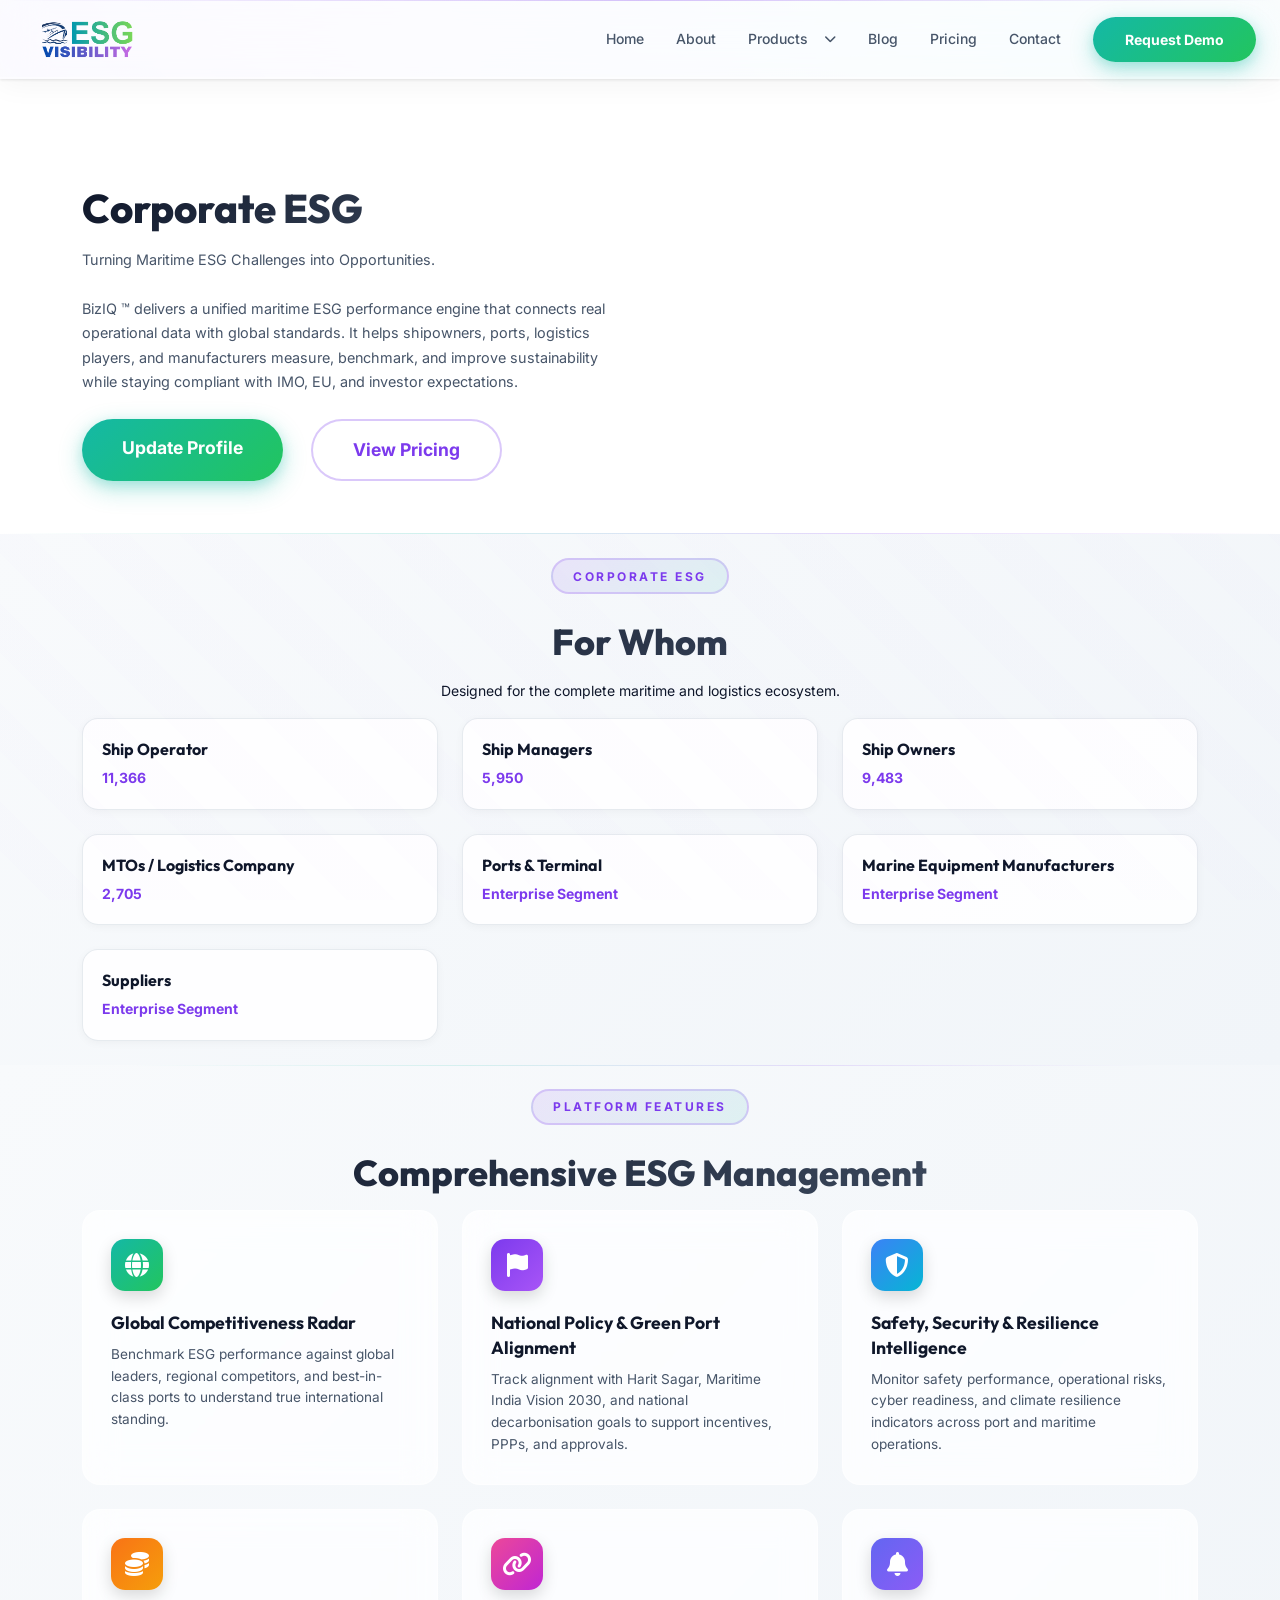
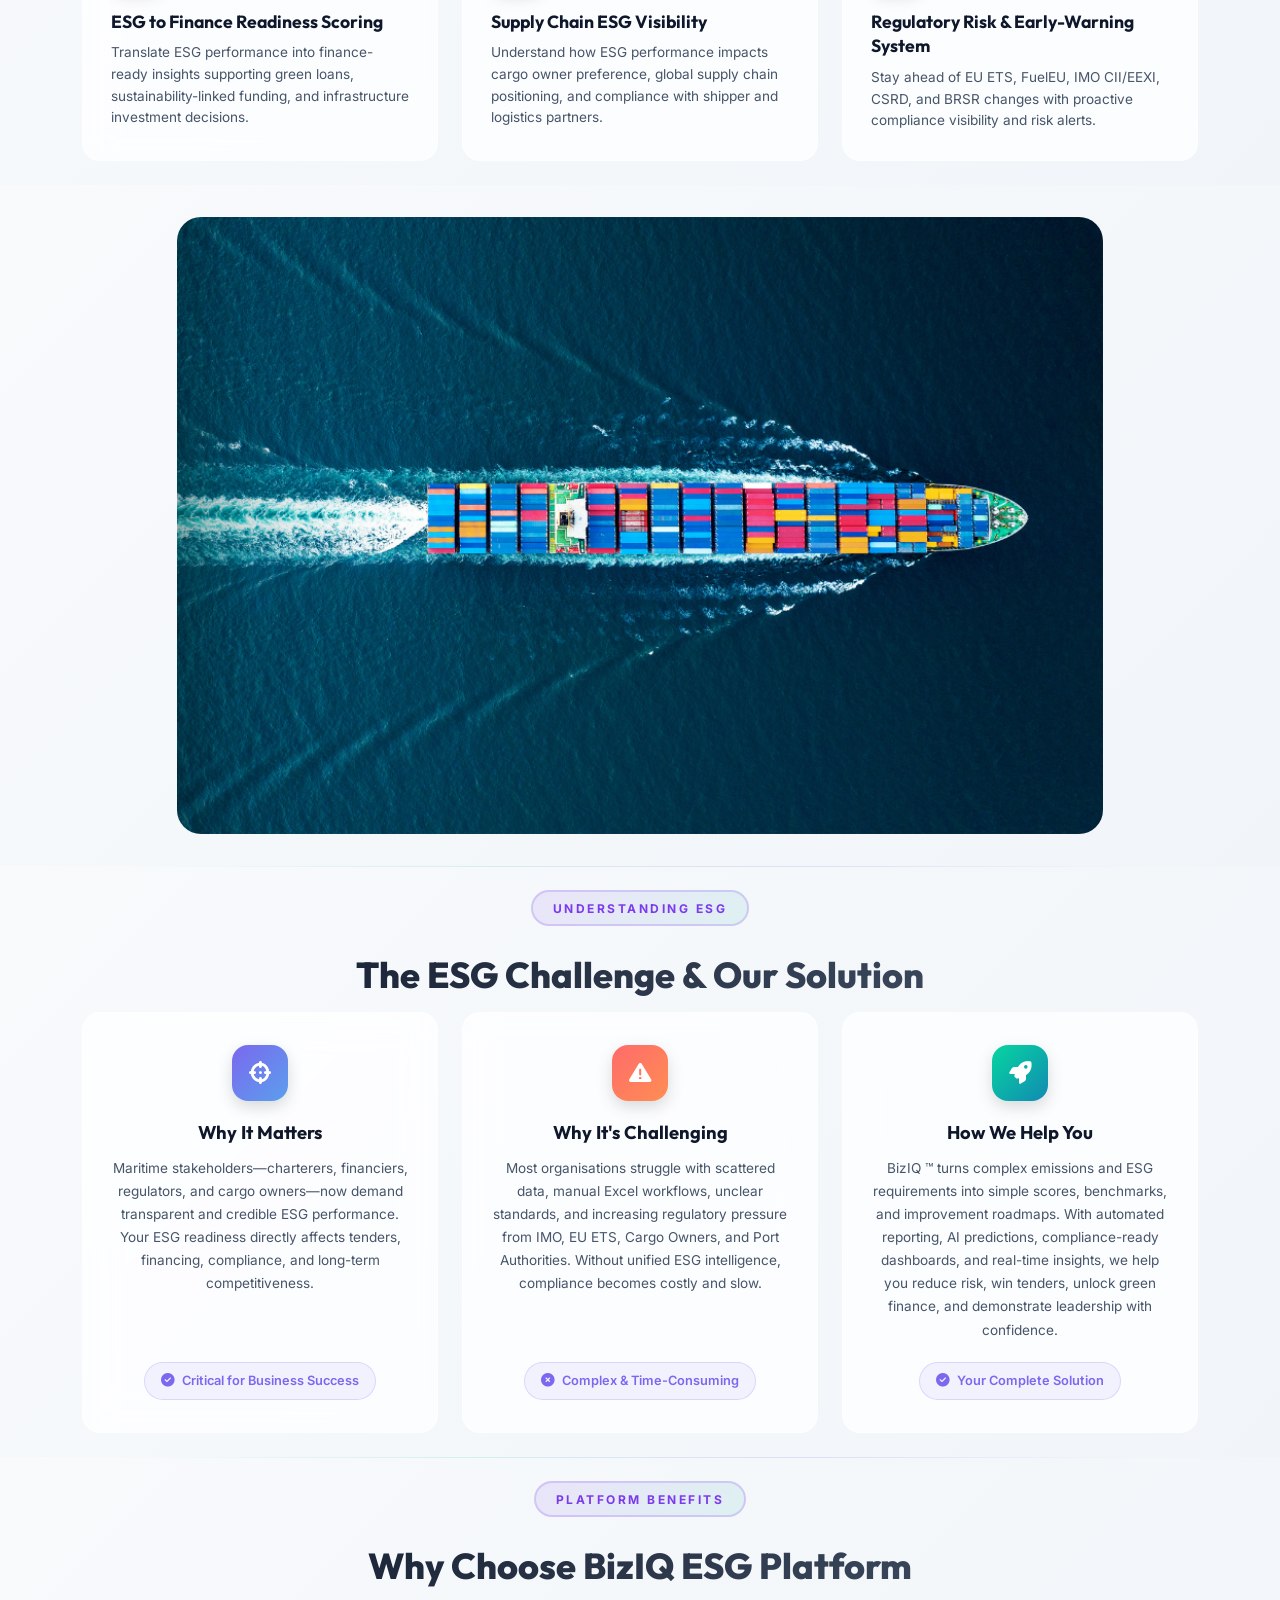
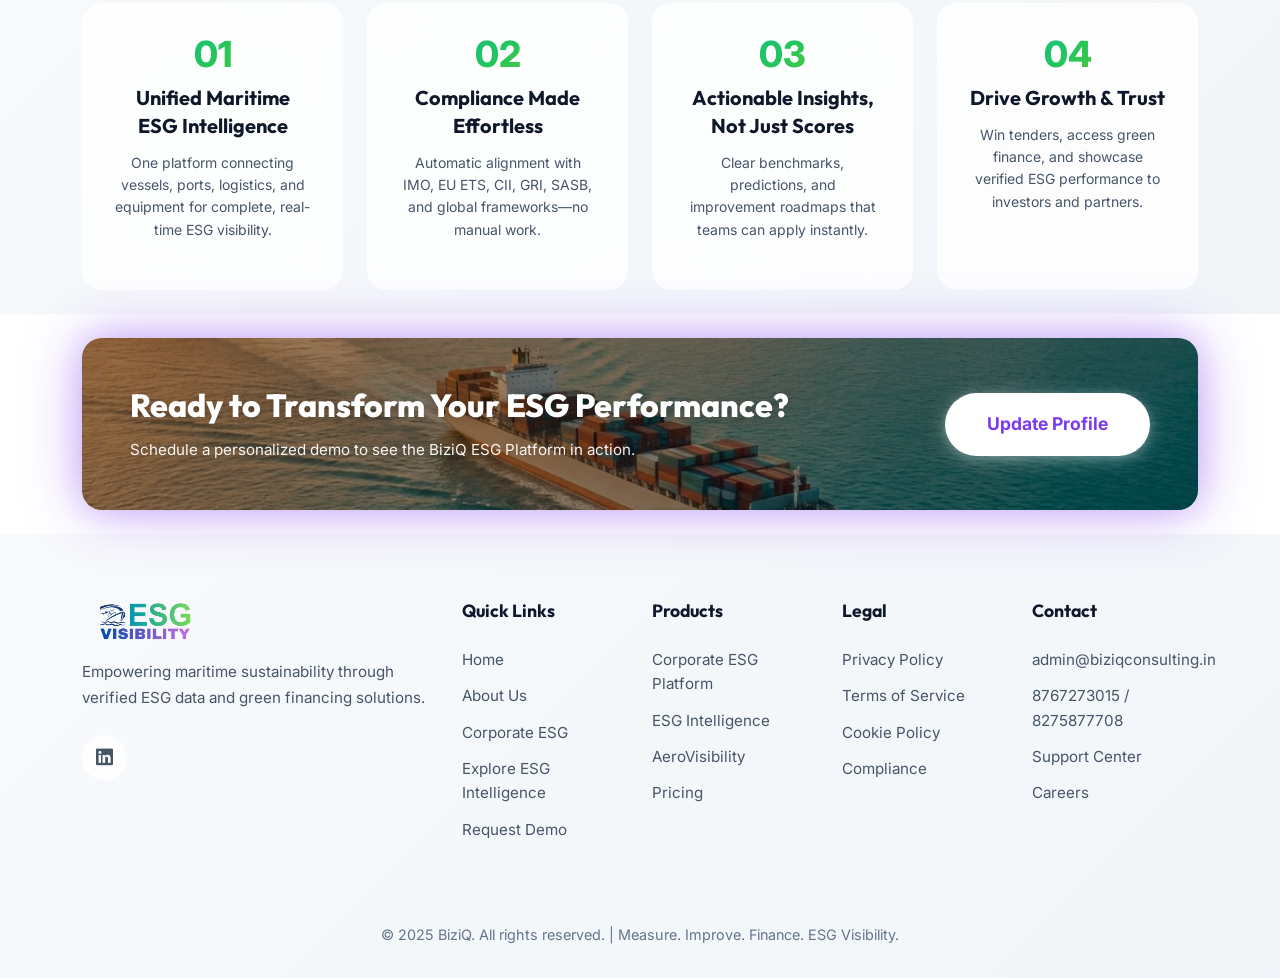
<file: corporate-esg.html>
<!doctype html>
<html lang="en">

<head>
    <meta charset="UTF-8" />
    <meta name="viewport" content="width=device-width, initial-scale=1.0" />
    <title>
        Corporate ESG - Maritime ESG Performance & Visibility
    </title>
    <meta name="description"
        content="Corporate ESG enables comprehensive maritime ESG management with real-time monitoring, reporting, and investor-ready visibility." />

    <!-- Favicon -->
    <link rel="icon" type="image/x-icon" href="favicon.ico" />
    <link rel="icon" type="image/png" sizes="192x192" href="asset/icon-192x192.png" />
    <link rel="apple-touch-icon" href="asset/icon-192x192.png" />

    <!-- Open Graph -->
    <meta property="og:type" content="website" />
    <meta property="og:title" content="Corporate ESG - Maritime ESG Performance & Visibility" />
    <meta property="og:description"
        content="Corporate ESG enables comprehensive maritime ESG management with real-time monitoring, reporting, and investor-ready visibility." />
    <meta property="og:image" content="asset/eVISIBILITY-log.png" />
    <meta property="og:site_name" content="BiziQ " />

    <!-- Bootstrap CSS -->
    <link href="https://cdn.jsdelivr.net/npm/bootstrap@5.3.2/dist/css/bootstrap.min.css" rel="stylesheet" />

    <!-- Google Fonts -->
    <link
        href="https://fonts.googleapis.com/css2?family=Inter:wght@300;400;500;600;700;800&family=Outfit:wght@400;500;600;700;800&display=swap"
        rel="stylesheet" />

    <!-- Font Awesome -->
    <link rel="stylesheet" href="https://cdnjs.cloudflare.com/ajax/libs/font-awesome/6.4.2/css/all.min.css" />

    <!-- Custom CSS -->
    <link rel="stylesheet" href="styles.css" />
</head>

<body>
    <!-- Header Placeholder -->

    <div id="header-placeholder"></div>

    <!-- Product Hero -->
    <section class="product-hero" id="update-profile">
        <div class="container">
            <div class="row align-items-center">
                <div class="col-lg-6">
                    <h1 class="product-hero-title">Corporate ESG</h1>
                    <p class="product-hero-subtitle">
                        Turning Maritime ESG Challenges into
                        Opportunities.<br /><br />
                        BizIQ ™ delivers a unified maritime ESG
                        performance engine that connects real operational
                        data with global standards. It helps shipowners,
                        ports, logistics players, and manufacturers measure,
                        benchmark, and improve sustainability while staying
                        compliant with IMO, EU, and investor expectations.
                    </p>
                    <div class="product-hero-cta mt-4">
                        <a href="contact.html#demo" class="btn btn-primary btn-lg me-3">Update Profile</a>
                        <a href="pricing.html" class="btn btn-outline-light btn-lg">View Pricing</a>
                    </div>
                </div>
                <div class="col-lg-6">
                    <div class="ratio ratio-16x9">
                        <iframe src="https://www.youtube-nocookie.com/embed/tUW_liDCXTU?rel=0&modestbranding=1"
                            title="ESG Visibility" frameborder="0"
                            allow="accelerometer; autoplay; clipboard-write; encrypted-media; gyroscope; picture-in-picture; web-share"
                            allowfullscreen class="rounded" loading="lazy"></iframe>
                    </div>
                </div>
            </div>
        </div>
    </section>

    <!-- Corporate ESG For Whom -->
    <section class="for-whom-section py-4" id="for-whom">
        <div class="container">
            <div class="text-center mb-3">
                <div class="section-label">Corporate ESG</div>
                <h2 class="section-title">For Whom</h2>
                <p class="section-subtitle">Designed for the complete maritime and logistics ecosystem.</p>
            </div>

            <div class="row g-4">
                <div class="col-lg-4 col-md-6">
                    <div class="for-whom-card">
                        <h4>Ship Operator</h4>
                        <p>11,366</p>
                    </div>
                </div>
                <div class="col-lg-4 col-md-6">
                    <div class="for-whom-card">
                        <h4>Ship Managers</h4>
                        <p>5,950</p>
                    </div>
                </div>
                <div class="col-lg-4 col-md-6">
                    <div class="for-whom-card">
                        <h4>Ship Owners</h4>
                        <p>9,483</p>
                    </div>
                </div>
                <div class="col-lg-4 col-md-6">
                    <div class="for-whom-card">
                        <h4>MTOs / Logistics Company</h4>
                        <p>2,705</p>
                    </div>
                </div>
                <div class="col-lg-4 col-md-6">
                    <div class="for-whom-card">
                        <h4>Ports &amp; Terminal</h4>
                        <p>Enterprise Segment</p>
                    </div>
                </div>
                <div class="col-lg-4 col-md-6">
                    <div class="for-whom-card">
                        <h4>Marine Equipment Manufacturers</h4>
                        <p>Enterprise Segment</p>
                    </div>
                </div>
                <div class="col-lg-4 col-md-6">
                    <div class="for-whom-card">
                        <h4>Suppliers</h4>
                        <p>Enterprise Segment</p>
                    </div>
                </div>
            </div>
        </div>
    </section>

    <!-- Key Features -->
    <section class="features-section py-4">
        <div class="container">
            <div class="text-center mb-3">
                <div class="section-label">Platform Features</div>
                <h2 class="section-title">Comprehensive ESG Management</h2>
            </div>

            <div class="row g-4">
                <div class="col-lg-4 col-md-6">
                    <div class="feature-card">
                        <div class="feature-icon icon-teal">
                            <i class="fas fa-globe" style="font-size: 1.5rem"></i>
                        </div>
                        <h4 class="feature-title">
                            Global Competitiveness Radar
                        </h4>
                        <p class="feature-description">
                            Benchmark ESG performance against global
                            leaders, regional competitors, and best-in-class
                            ports to understand true international standing.
                        </p>
                    </div>
                </div>

                <div class="col-lg-4 col-md-6">
                    <div class="feature-card">
                        <div class="feature-icon icon-purple">
                            <i class="fas fa-flag" style="font-size: 1.5rem"></i>
                        </div>
                        <h4 class="feature-title">
                            National Policy & Green Port Alignment
                        </h4>
                        <p class="feature-description">
                            Track alignment with Harit Sagar, Maritime India
                            Vision 2030, and national decarbonisation goals
                            to support incentives, PPPs, and approvals.
                        </p>
                    </div>
                </div>

                <div class="col-lg-4 col-md-6">
                    <div class="feature-card">
                        <div class="feature-icon icon-blue">
                            <i class="fas fa-shield-alt" style="font-size: 1.5rem"></i>
                        </div>
                        <h4 class="feature-title">
                            Safety, Security & Resilience Intelligence
                        </h4>
                        <p class="feature-description">
                            Monitor safety performance, operational risks,
                            cyber readiness, and climate resilience
                            indicators across port and maritime operations.
                        </p>
                    </div>
                </div>

                <div class="col-lg-4 col-md-6">
                    <div class="feature-card">
                        <div class="feature-icon icon-orange">
                            <i class="fas fa-coins" style="font-size: 1.5rem"></i>
                        </div>
                        <h4 class="feature-title">
                            ESG to Finance Readiness Scoring
                        </h4>
                        <p class="feature-description">
                            Translate ESG performance into finance-ready
                            insights supporting green loans,
                            sustainability-linked funding, and
                            infrastructure investment decisions.
                        </p>
                    </div>
                </div>

                <div class="col-lg-4 col-md-6">
                    <div class="feature-card">
                        <div class="feature-icon icon-pink">
                            <i class="fas fa-link" style="font-size: 1.5rem"></i>
                        </div>
                        <h4 class="feature-title">
                            Supply Chain ESG Visibility
                        </h4>
                        <p class="feature-description">
                            Understand how ESG performance impacts cargo
                            owner preference, global supply chain
                            positioning, and compliance with shipper and
                            logistics partners.
                        </p>
                    </div>
                </div>

                <div class="col-lg-4 col-md-6">
                    <div class="feature-card">
                        <div class="feature-icon icon-indigo">
                            <i class="fas fa-bell" style="font-size: 1.5rem"></i>
                        </div>
                        <h4 class="feature-title">
                            Regulatory Risk & Early-Warning System
                        </h4>
                        <p class="feature-description">
                            Stay ahead of EU ETS, FuelEU, IMO CII/EEXI,
                            CSRD, and BRSR changes with proactive compliance
                            visibility and risk alerts.
                        </p>
                    </div>
                </div>
            </div>
        </div>
    </section>



    <section class="blog-post-image">
        <div class="container">
            <div class="row justify-content-center">
                <div class="col-lg-10">
                    <img src="asset/10.png" alt="Featured Image" class="img-fluid post-featured-image" />
                </div>
            </div>
        </div>
    </section>


    <!-- Context Section: Why It Matters & Challenges -->
    <section class="why-matters-section py-4">
        <div class="container">
            <div class="text-center mb-3">
                <div class="section-label">Understanding ESG</div>
                <h2 class="section-title">
                    The ESG Challenge & Our Solution
                </h2>
            </div>

            <div class="row g-4">
                <!-- Why It Matters -->
                <div class="col-lg-4">
                    <div class="why-card">
                        <div class="why-icon-wrapper">
                            <div class="why-icon gradient-purple-blue">
                                <i class="fas fa-crosshairs"></i>
                            </div>
                        </div>
                        <h3 class="why-title">Why It Matters</h3>
                        <p class="why-description">
                            Maritime stakeholders—charterers, financiers,
                            regulators, and cargo owners—now demand
                            transparent and credible ESG performance. Your
                            ESG readiness directly affects tenders,
                            financing, compliance, and long-term
                            competitiveness.
                        </p>
                        <div class="why-highlight">
                            <i class="fas fa-check-circle"></i>
                            <span>Critical for Business Success</span>
                        </div>
                    </div>
                </div>

                <!-- Why It's Challenging -->
                <div class="col-lg-4">
                    <div class="why-card">
                        <div class="why-icon-wrapper">
                            <div class="why-icon gradient-orange-red">
                                <i class="fas fa-triangle-exclamation"></i>
                            </div>
                        </div>
                        <h3 class="why-title">Why It's Challenging</h3>
                        <p class="why-description">
                            Most organisations struggle with scattered data,
                            manual Excel workflows, unclear standards, and
                            increasing regulatory pressure from IMO, EU ETS,
                            Cargo Owners, and Port Authorities. Without
                            unified ESG intelligence, compliance becomes
                            costly and slow.
                        </p>
                        <div class="why-highlight">
                            <i class="fas fa-times-circle"></i>
                            <span>Complex & Time-Consuming</span>
                        </div>
                    </div>
                </div>

                <!-- How We Help You -->
                <div class="col-lg-4">
                    <div class="why-card">
                        <div class="why-icon-wrapper">
                            <div class="why-icon gradient-green-teal">
                                <i class="fas fa-rocket"></i>
                            </div>
                        </div>
                        <h3 class="why-title">How We Help You</h3>
                        <p class="why-description">
                            BizIQ ™ turns complex emissions and
                            ESG requirements into simple scores, benchmarks,
                            and improvement roadmaps. With automated
                            reporting, AI predictions, compliance-ready
                            dashboards, and real-time insights, we help you
                            reduce risk, win tenders, unlock green finance,
                            and demonstrate leadership with confidence.
                        </p>
                        <div class="why-highlight">
                            <i class="fas fa-check-circle"></i>
                            <span>Your Complete Solution</span>
                        </div>
                    </div>
                </div>
            </div>
        </div>
    </section>

    <!-- Benefits Section -->
    <section class="benefits-section py-4">
        <div class="container">
            <div class="text-center mb-3">
                <div class="section-label">Platform Benefits</div>
                <h2 class="section-title">Why Choose BizIQ ESG Platform</h2>
            </div>

            <div class="row g-4">
                <div class="col-lg-3 col-md-6">
                    <div class="benefit-card">
                        <div class="benefit-number">01</div>
                        <h4 class="benefit-title">
                            Unified Maritime ESG Intelligence
                        </h4>
                        <p class="benefit-description">
                            One platform connecting vessels, ports,
                            logistics, and equipment for complete, real-time
                            ESG visibility.
                        </p>
                    </div>
                </div>

                <div class="col-lg-3 col-md-6">
                    <div class="benefit-card">
                        <div class="benefit-number">02</div>
                        <h4 class="benefit-title">
                            Compliance Made Effortless
                        </h4>
                        <p class="benefit-description">
                            Automatic alignment with IMO, EU ETS, CII, GRI,
                            SASB, and global frameworks—no manual work.
                        </p>
                    </div>
                </div>

                <div class="col-lg-3 col-md-6">
                    <div class="benefit-card">
                        <div class="benefit-number">03</div>
                        <h4 class="benefit-title">
                            Actionable Insights, Not Just Scores
                        </h4>
                        <p class="benefit-description">
                            Clear benchmarks, predictions, and improvement
                            roadmaps that teams can apply instantly.
                        </p>
                    </div>
                </div>

                <div class="col-lg-3 col-md-6">
                    <div class="benefit-card">
                        <div class="benefit-number">04</div>
                        <h4 class="benefit-title">Drive Growth & Trust</h4>
                        <p class="benefit-description">
                            Win tenders, access green finance, and showcase
                            verified ESG performance to investors and
                            partners.
                        </p>
                    </div>
                </div>
            </div>
        </div>
    </section>

    <!-- CTA Section -->
    <section class="cta-section py-4">
        <div class="container">
            <div class="cta-container">
                <div class="row align-items-center">
                    <div class="col-lg-8">
                        <h2 class="cta-title">
                            Ready to Transform Your ESG Performance?
                        </h2>
                        <p class="cta-description">
                            Schedule a personalized demo to see the BiziQ
                            ESG Platform in action.
                        </p>
                    </div>
                    <div class="col-lg-4 text-lg-end">
                        <a href="contact.html#demo" class="btn btn-light btn-lg">Update Profile</a>
                    </div>
                </div>
            </div>
        </div>
    </section>

    <!-- Footer Placeholder -->

    <div id="footer-placeholder"></div>

    <!-- Bootstrap JS -->
    <script src="https://cdn.jsdelivr.net/npm/bootstrap@5.3.2/dist/js/bootstrap.bundle.min.js"></script>

    <!-- Custom JS -->
    <script src="components/loader.js"></script>

    <!-- Custom JS -->
    <script src="script.js"></script>
</body>

</html>
</file>
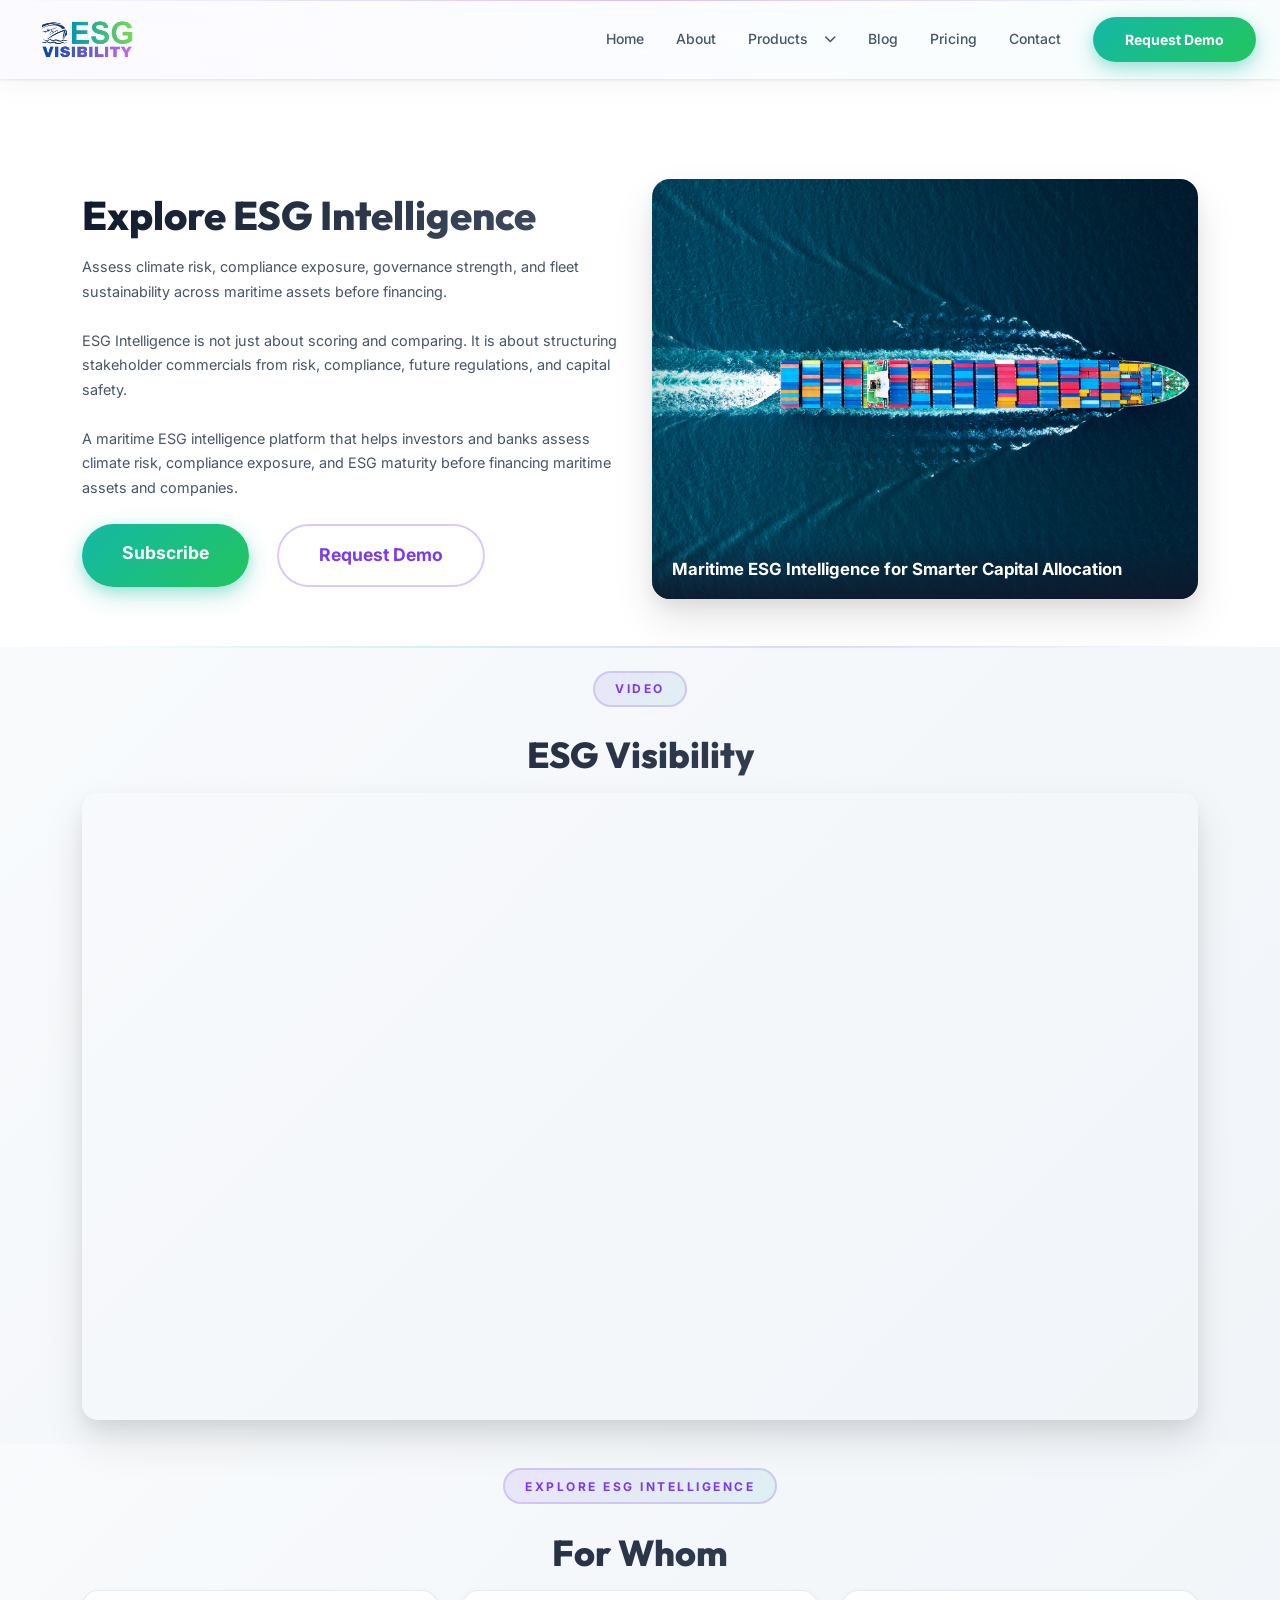
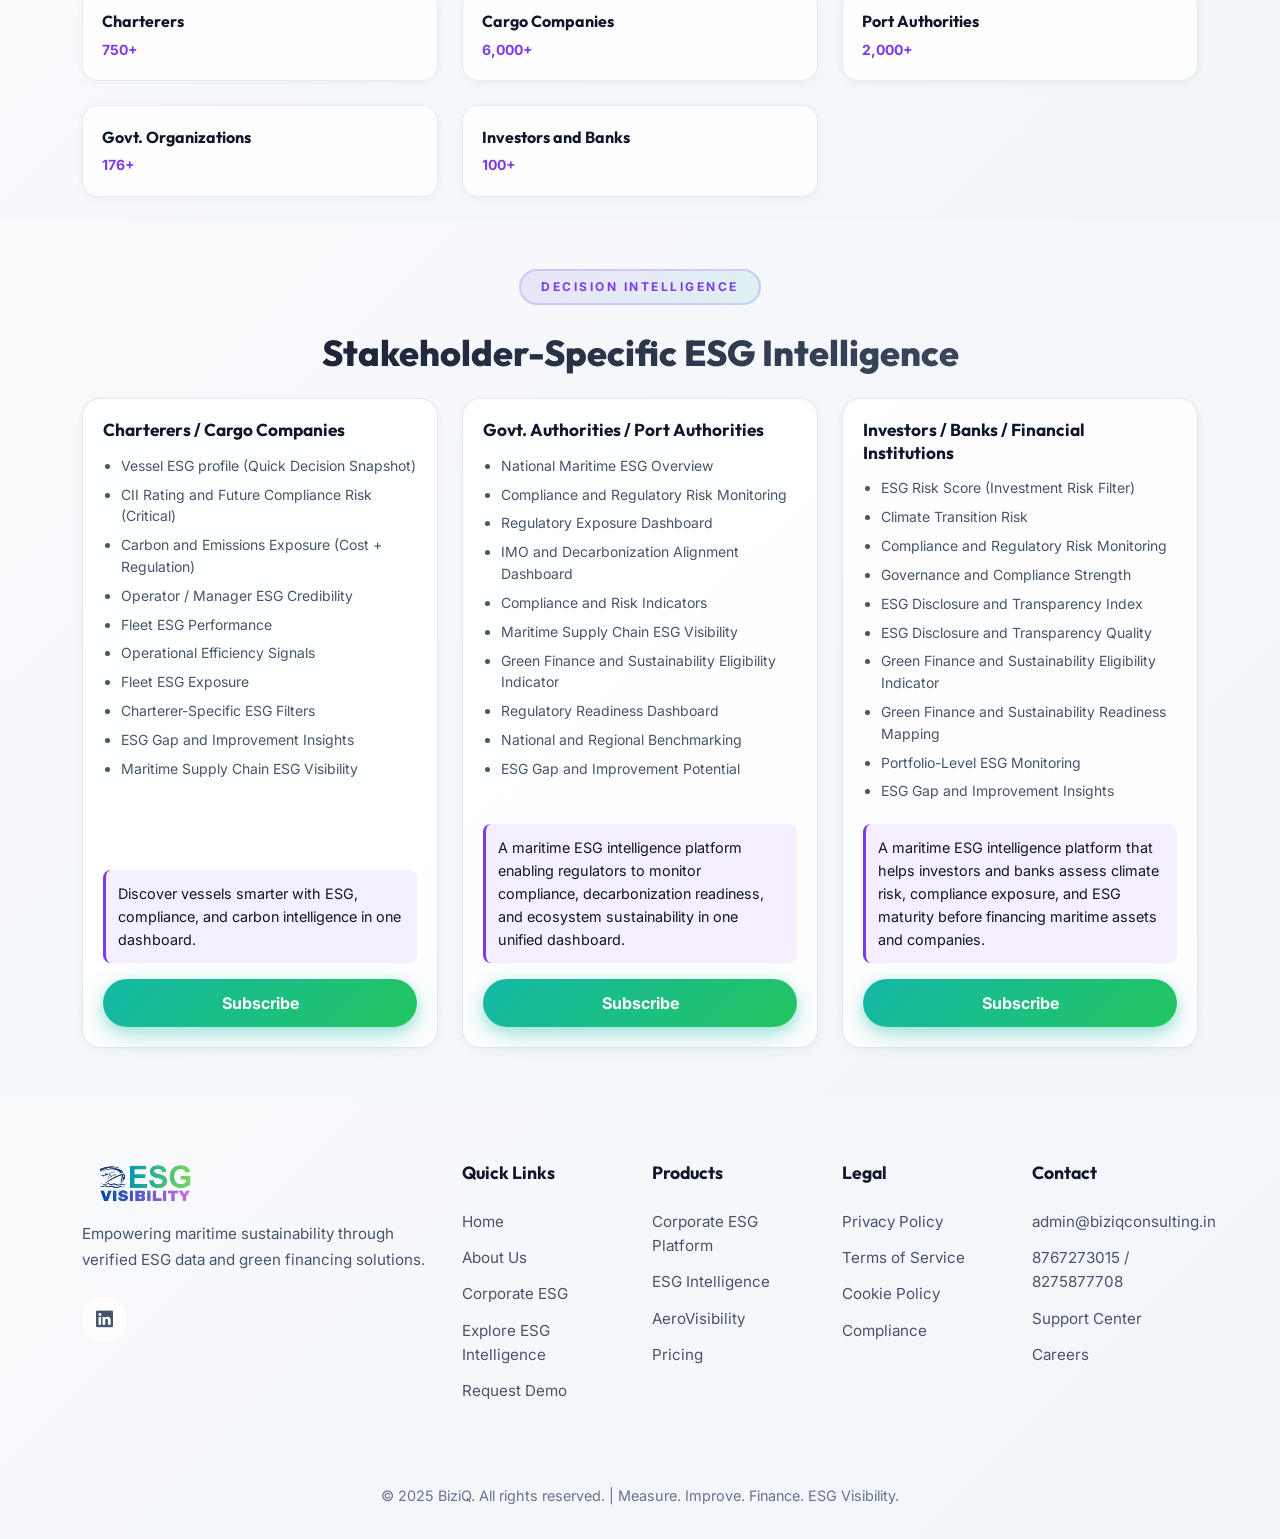
<file: esg-intelligence.html>
<!doctype html>
<html lang="en">

<head>
    <meta charset="UTF-8" />
    <meta name="viewport" content="width=device-width, initial-scale=1.0" />
    <title>Explore ESG Intelligence - Maritime Capital Risk Insights</title>
    <meta name="description"
        content="Assess climate risk, compliance exposure, governance strength, and fleet sustainability before financing maritime assets." />

    <link rel="icon" type="image/x-icon" href="favicon.ico" />
    <link rel="icon" type="image/png" sizes="192x192" href="asset/icon-192x192.png" />
    <link rel="apple-touch-icon" href="asset/icon-192x192.png" />

    <meta property="og:type" content="website" />
    <meta property="og:title" content="Explore ESG Intelligence - Maritime Capital Risk Insights" />
    <meta property="og:description"
        content="A maritime ESG intelligence platform helping charterers, regulators, and financial institutions evaluate risk before financing decisions." />
    <meta property="og:image" content="asset/eVISIBILITY-log.png" />
    <meta property="og:site_name" content="BiziQ " />

    <link href="https://cdn.jsdelivr.net/npm/bootstrap@5.3.2/dist/css/bootstrap.min.css" rel="stylesheet" />
    <link
        href="https://fonts.googleapis.com/css2?family=Inter:wght@300;400;500;600;700;800&family=Outfit:wght@400;500;600;700;800&display=swap"
        rel="stylesheet" />
    <link rel="stylesheet" href="https://cdnjs.cloudflare.com/ajax/libs/font-awesome/6.4.2/css/all.min.css" />
    <link rel="stylesheet" href="styles.css" />
</head>

<body>
    <div id="header-placeholder"></div>

    <section class="product-hero" id="intelligence-subscribe">
        <div class="container">
            <div class="row align-items-center g-4">
                <div class="col-lg-6">
                    <h1 class="product-hero-title">Explore ESG Intelligence</h1>
                    <p class="product-hero-subtitle">
                        Assess climate risk, compliance exposure, governance strength,
                        and fleet sustainability across maritime assets before financing.
                        <br /><br />
                        ESG Intelligence is not just about scoring and comparing. It is about
                        structuring stakeholder commercials from risk, compliance, future
                        regulations, and capital safety.
                        <br /><br />
                        A maritime ESG intelligence platform that helps investors and banks
                        assess climate risk, compliance exposure, and ESG maturity before
                        financing maritime assets and companies.
                    </p>
                    <div class="product-hero-cta mt-4">
                        <a href="pricing.html" class="btn btn-primary btn-lg me-3">Subscribe</a>
                        <a href="contact.html#demo" class="btn btn-outline-light btn-lg">Request Demo</a>
                    </div>
                </div>
                <div class="col-lg-6">
                    <div class="intelligence-hero-media">
                        <img src="asset/10.png" alt="Charterer, bank and supply chain industry event"
                            class="img-fluid" />
                        <div class="intelligence-media-tagline">
                            Maritime ESG Intelligence for Smarter Capital Allocation
                        </div>
                    </div>
                </div>
            </div>
        </div>
    </section>

    <section class="features-section py-4">
        <div class="container">
            <div class="text-center mb-3">
                <div class="section-label">Video</div>
                <h2 class="section-title">ESG Visibility</h2>
            </div>
            <div class="ratio ratio-16x9 intelligence-video-wrap">
                <iframe src="https://www.youtube-nocookie.com/embed/tUW_liDCXTU?rel=0&modestbranding=1"
                    title="ESG Visibility" frameborder="0"
                    allow="accelerometer; autoplay; clipboard-write; encrypted-media; gyroscope; picture-in-picture; web-share"
                    allowfullscreen class="rounded" loading="lazy"></iframe>
            </div>
        </div>
    </section>

    <section class="for-whom-section py-4" id="for-whom-intelligence">
        <div class="container">
            <div class="text-center mb-3">
                <div class="section-label">Explore ESG Intelligence</div>
                <h2 class="section-title">For Whom</h2>
            </div>

            <div class="row g-4">
                <div class="col-lg-4 col-md-6">
                    <div class="for-whom-card">
                        <h4>Charterers</h4>
                        <p>750+</p>
                    </div>
                </div>
                <div class="col-lg-4 col-md-6">
                    <div class="for-whom-card">
                        <h4>Cargo Companies</h4>
                        <p>6,000+</p>
                    </div>
                </div>
                <div class="col-lg-4 col-md-6">
                    <div class="for-whom-card">
                        <h4>Port Authorities</h4>
                        <p>2,000+</p>
                    </div>
                </div>
                <div class="col-lg-4 col-md-6">
                    <div class="for-whom-card">
                        <h4>Govt. Organizations</h4>
                        <p>176+</p>
                    </div>
                </div>
                <div class="col-lg-4 col-md-6">
                    <div class="for-whom-card">
                        <h4>Investors and Banks</h4>
                        <p>100+</p>
                    </div>
                </div>
            </div>
        </div>
    </section>

    <section class="intelligence-matrix-section py-5">
        <div class="container">
            <div class="text-center mb-4">
                <div class="section-label">Decision Intelligence</div>
                <h2 class="section-title">Stakeholder-Specific ESG Intelligence</h2>
            </div>

            <div class="row g-4">
                <div class="col-lg-4">
                    <div class="intelligence-card h-100">
                        <h3>Charterers / Cargo Companies</h3>
                        <ul>
                            <li>Vessel ESG profile (Quick Decision Snapshot)</li>
                            <li>CII Rating and Future Compliance Risk (Critical)</li>
                            <li>Carbon and Emissions Exposure (Cost + Regulation)</li>
                            <li>Operator / Manager ESG Credibility</li>
                            <li>Fleet ESG Performance</li>
                            <li>Operational Efficiency Signals</li>
                            <li>Fleet ESG Exposure</li>
                            <li>Charterer-Specific ESG Filters</li>
                            <li>ESG Gap and Improvement Insights</li>
                            <li>Maritime Supply Chain ESG Visibility</li>
                        </ul>
                        <blockquote>
                            Discover vessels smarter with ESG, compliance, and carbon intelligence in one dashboard.
                        </blockquote>
                        <a href="pricing.html" class="btn btn-primary w-100">Subscribe</a>
                    </div>
                </div>

                <div class="col-lg-4">
                    <div class="intelligence-card h-100">
                        <h3>Govt. Authorities / Port Authorities</h3>
                        <ul>
                            <li>National Maritime ESG Overview</li>
                            <li>Compliance and Regulatory Risk Monitoring</li>
                            <li>Regulatory Exposure Dashboard</li>
                            <li>IMO and Decarbonization Alignment Dashboard</li>
                            <li>Compliance and Risk Indicators</li>
                            <li>Maritime Supply Chain ESG Visibility</li>
                            <li>Green Finance and Sustainability Eligibility Indicator</li>
                            <li>Regulatory Readiness Dashboard</li>
                            <li>National and Regional Benchmarking</li>
                            <li>ESG Gap and Improvement Potential</li>
                        </ul>
                        <blockquote>
                            A maritime ESG intelligence platform enabling regulators to monitor compliance,
                            decarbonization readiness, and ecosystem sustainability in one unified dashboard.
                        </blockquote>
                        <a href="pricing.html" class="btn btn-primary w-100">Subscribe</a>
                    </div>
                </div>

                <div class="col-lg-4">
                    <div class="intelligence-card h-100">
                        <h3>Investors / Banks / Financial Institutions</h3>
                        <ul>
                            <li>ESG Risk Score (Investment Risk Filter)</li>
                            <li>Climate Transition Risk</li>
                            <li>Compliance and Regulatory Risk Monitoring</li>
                            <li>Governance and Compliance Strength</li>
                            <li>ESG Disclosure and Transparency Index</li>
                            <li>ESG Disclosure and Transparency Quality</li>
                            <li>Green Finance and Sustainability Eligibility Indicator</li>
                            <li>Green Finance and Sustainability Readiness Mapping</li>
                            <li>Portfolio-Level ESG Monitoring</li>
                            <li>ESG Gap and Improvement Insights</li>
                        </ul>
                        <blockquote>
                            A maritime ESG intelligence platform that helps investors and banks assess climate risk,
                            compliance exposure, and ESG maturity before financing maritime assets and companies.
                        </blockquote>
                        <a href="pricing.html" class="btn btn-primary w-100">Subscribe</a>
                    </div>
                </div>
            </div>
        </div>
    </section>

    <div id="footer-placeholder"></div>

    <script src="https://cdn.jsdelivr.net/npm/bootstrap@5.3.2/dist/js/bootstrap.bundle.min.js"></script>
    <script src="components/loader.js"></script>
    <script src="script.js"></script>
</body>

</html>
</file>
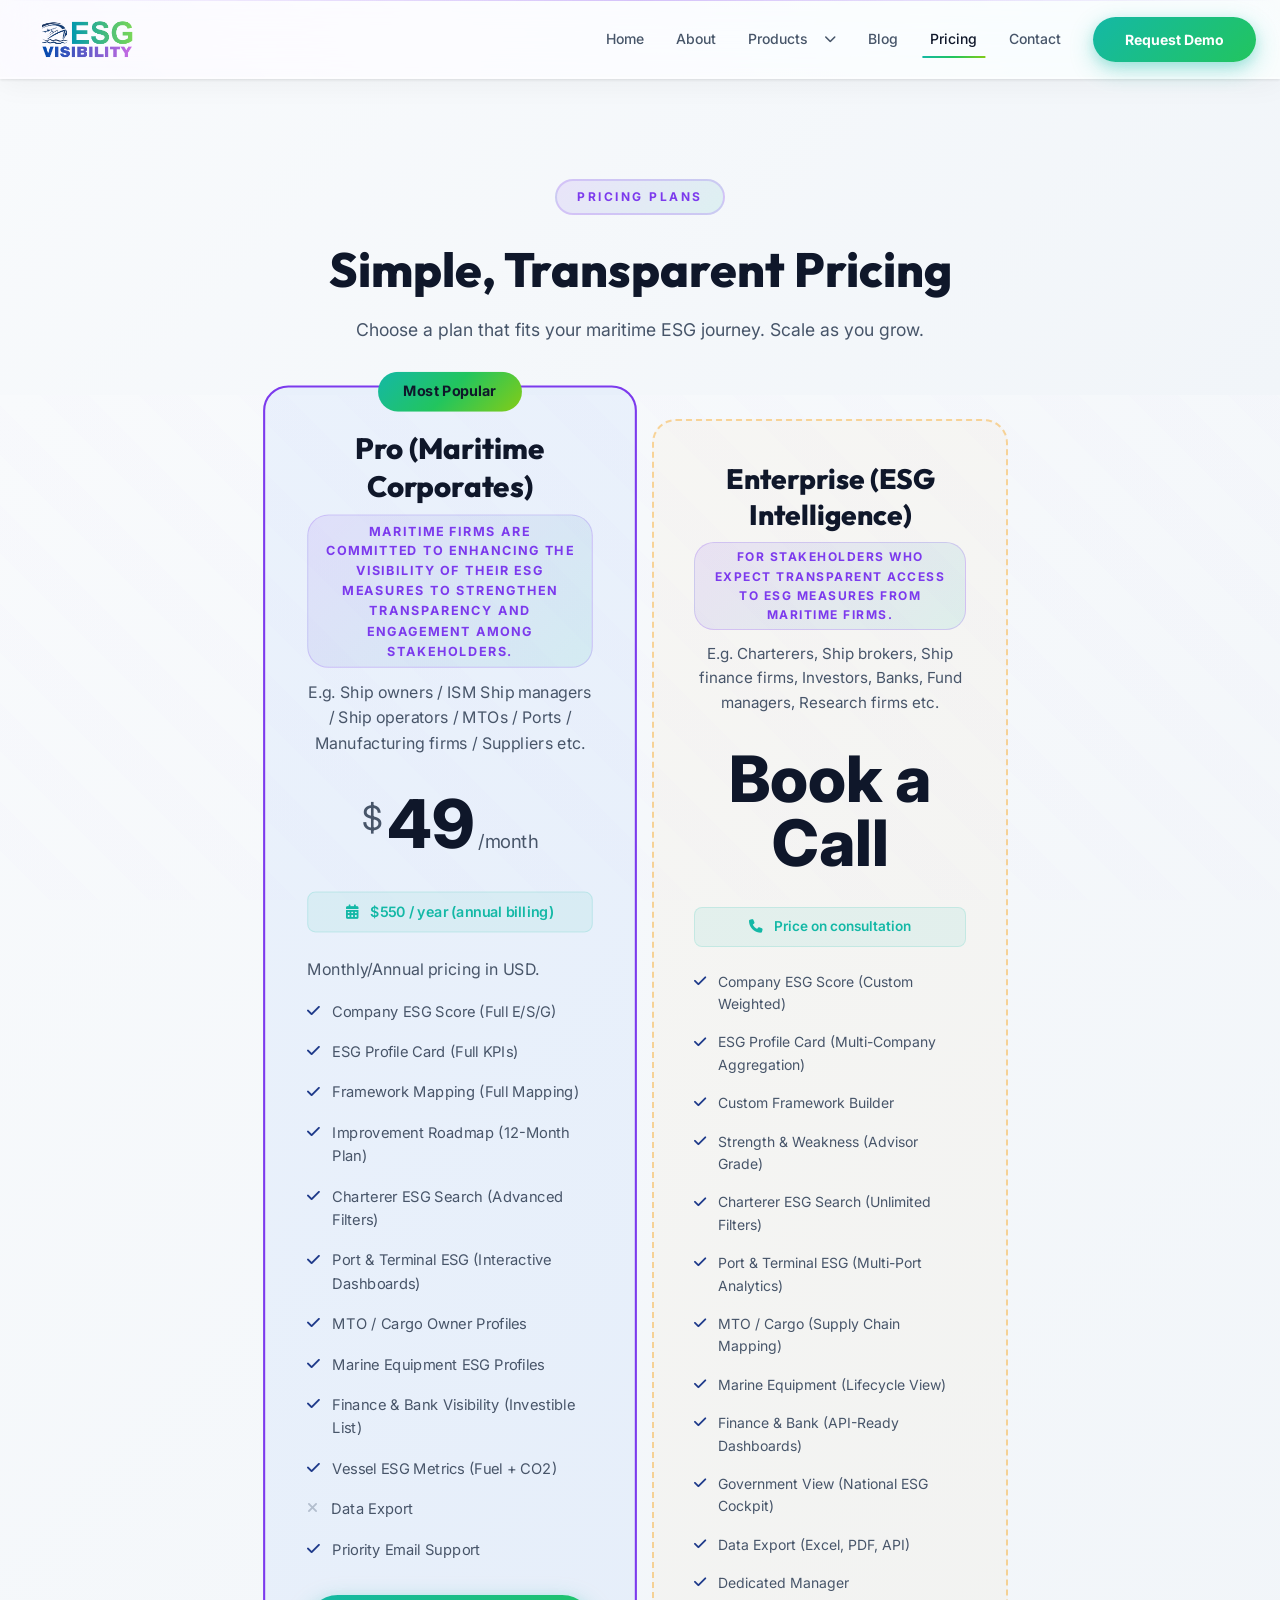
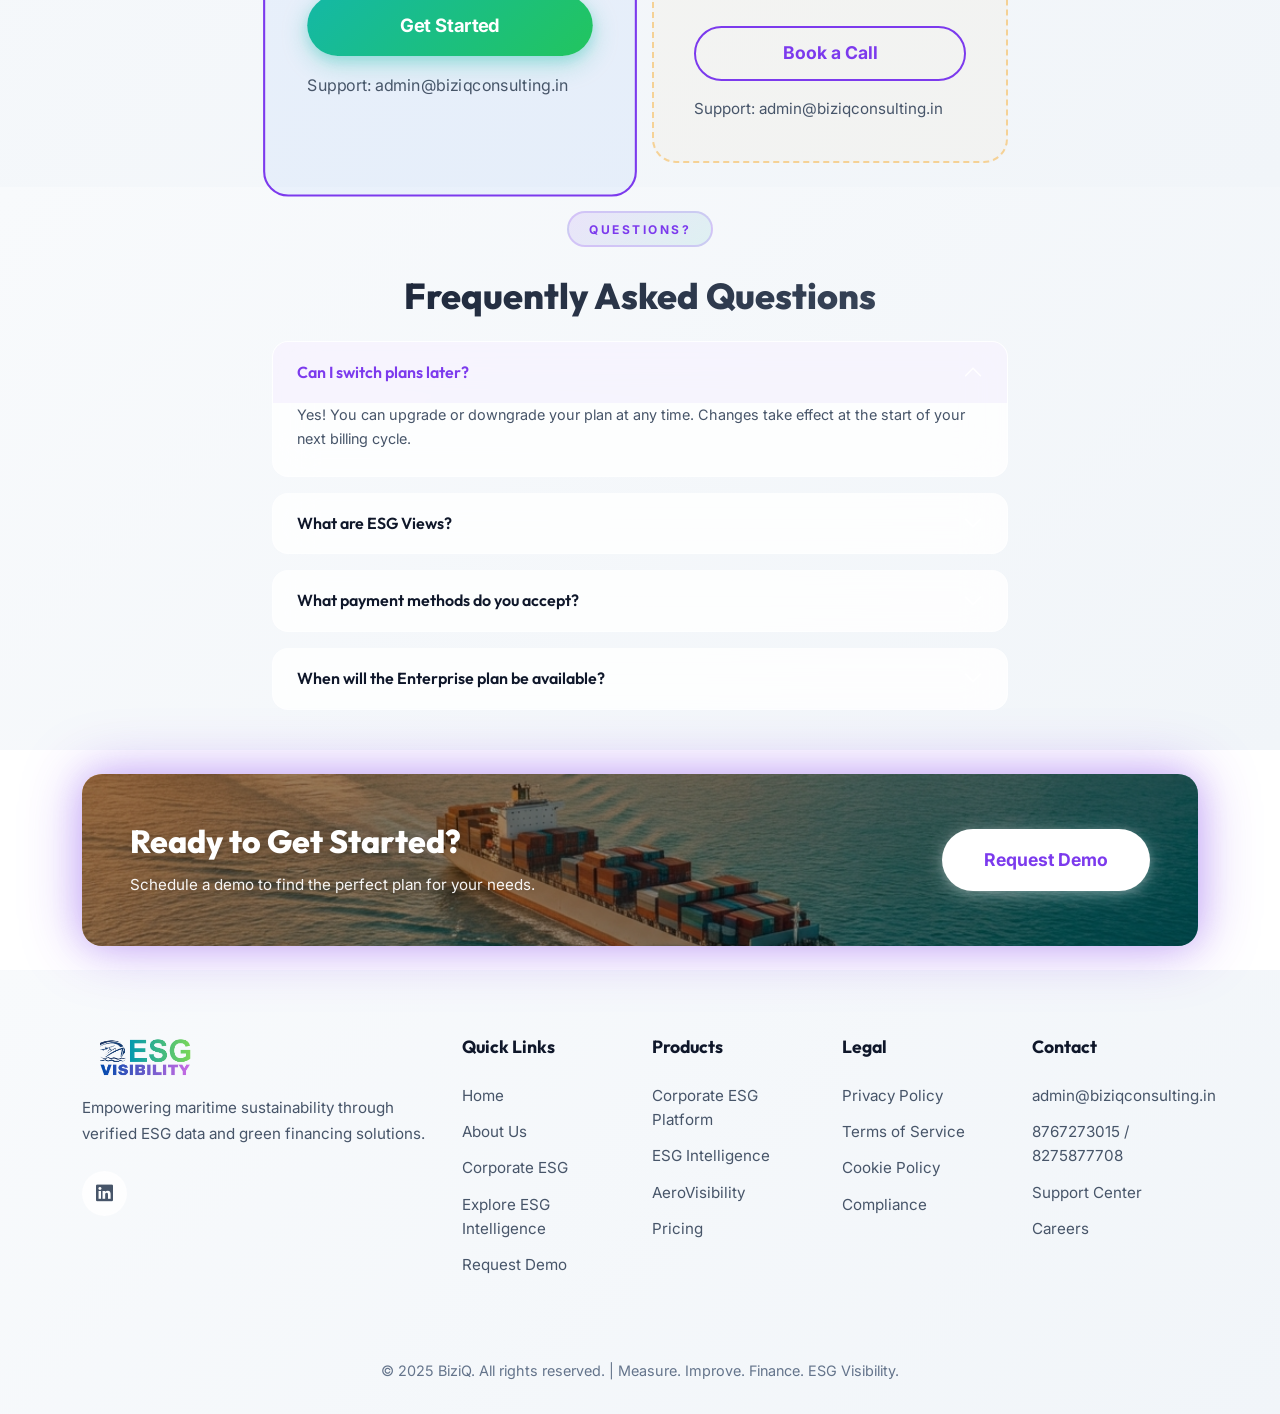
<file: pricing.html>
<!doctype html>
<html lang="en">

<head>
    <meta charset="UTF-8" />
    <meta name="viewport" content="width=device-width, initial-scale=1.0" />
    <title>Pricing - BiziQ</title>
    <meta name="description"
        content="Choose the right BiziQ plan for your maritime ESG needs. Lite, Pro, and Enterprise plans available." />

    <!-- Favicon -->
    <link rel="icon" type="image/x-icon" href="favicon.ico" />
    <link rel="icon" type="image/png" sizes="192x192" href="asset/icon-192x192.png" />
    <link rel="apple-touch-icon" href="asset/icon-192x192.png" />

    <!-- Open Graph -->
    <meta property="og:type" content="website" />
    <meta property="og:title" content="Pricing - BiziQ " />
    <meta property="og:description"
        content="Choose the right BiziQ plan for your maritime ESG needs. Lite, Pro, and Enterprise plans available." />
    <meta property="og:image" content="asset/eVISIBILITY-log.png" />
    <meta property="og:site_name" content="BiziQ " />

    <!-- Bootstrap CSS -->
    <link href="https://cdn.jsdelivr.net/npm/bootstrap@5.3.2/dist/css/bootstrap.min.css" rel="stylesheet" />

    <!-- Google Fonts -->
    <link
        href="https://fonts.googleapis.com/css2?family=Inter:wght@300;400;500;600;700;800&family=Outfit:wght@400;500;600;700;800&display=swap"
        rel="stylesheet" />

    <!-- Font Awesome -->
    <link rel="stylesheet" href="https://cdnjs.cloudflare.com/ajax/libs/font-awesome/6.4.2/css/all.min.css" />

    <!-- Custom CSS -->
    <link rel="stylesheet" href="styles.css" />
</head>

<body>
    <!-- Header Placeholder -->
    <div id="header-placeholder"></div>

    <!-- Page Hero -->
    <section class="page-hero">
        <div class="container">
            <div class="row justify-content-center text-center">
                <div class="col-lg-8">
                    <div class="section-label">Pricing Plans</div>
                    <h1 class="page-title">Simple, Transparent Pricing</h1>
                    <p class="page-subtitle">
                        Choose a plan that fits your maritime ESG journey.
                        Scale as you grow.
                    </p>
                </div>
            </div>
        </div>
    </section>

    <!-- Pricing Cards -->
    <section class="pricing-section py-4">
        <div class="container">
            <div class="row g-4 justify-content-center">
                <!-- Lite - Discovery -->
                <!-- <div class="col-lg-4 col-md-6">
                        <div class="pricing-card">
                            <div class="pricing-header">
                                <h3 class="pricing-plan-name">Lite</h3>
                                <p class="pricing-plan-tag">Discovery</p>
                                <p class="pricing-plan-desc">
                                    For SMEs and startups beginning their ESG
                                    journey.
                                </p>
                            </div>
                            <div class="pricing-price">
                                <span class="price-currency">$</span>
                                <span class="price-amount">49</span>
                                <span class="price-period">/month</span>
                            </div>
                            <p class="pricing-credits">
                                <i class="fas fa-eye"></i> 5 ESG Views / month
                            </p>
                            <ul class="pricing-features">
                                <li>
                                    <i class="fas fa-check"></i> Company ESG
                                    Score (Blurred)
                                </li>
                                <li>
                                    <i class="fas fa-check"></i> ESG Profile
                                    Card (Summary)
                                </li>
                                <li>
                                    <i class="fas fa-check"></i> Framework
                                    Mapping (Snapshot View)
                                </li>
                                <li>
                                    <i class="fas fa-times disabled-icon"></i>
                                    Strength & Weakness Analysis
                                </li>
                                <li>
                                    <i class="fas fa-check"></i> Charterer ESG
                                    Search (Top ESG Only)
                                </li>
                                <li>
                                    <i class="fas fa-check"></i> Port & Terminal
                                    ESG Profiles (Read Only)
                                </li>
                                <li>
                                    <i class="fas fa-times disabled-icon"></i>
                                    MTO / Cargo Owner Profiles
                                </li>
                                <li>
                                    <i class="fas fa-times disabled-icon"></i>
                                    Marine Equipment ESG Profiles
                                </li>
                                <li>
                                    <i class="fas fa-times disabled-icon"></i>
                                    Finance & Bank Visibility
                                </li>
                                <li>
                                    <i class="fas fa-check"></i> Vessel ESG
                                    Metrics (Basic)
                                </li>
                                <li>
                                    <i class="fas fa-times disabled-icon"></i>
                                    Data Export
                                </li>
                                <li>
                                    <i class="fas fa-check"></i> Email Support
                                </li>
                            </ul>
                            <a
                                href="contact.html"
                                class="btn btn-outline-primary btn-lg w-100"
                                >Get Started</a
                            >
                        </div>
                    </div> -->

                <!-- Pro - Growth -->
                <div class="col-lg-4 col-md-6">
                    <div class="pricing-card featured">
                        <div class="popular-badge">Most Popular</div>
                        <div class="pricing-header">
                            <h3 class="pricing-plan-name">
                                Pro (Maritime Corporates)
                            </h3>
                            <p class="pricing-plan-tag">
                                Maritime firms are committed to enhancing
                                the visibility of their ESG measures to
                                strengthen transparency and engagement among
                                stakeholders.
                            </p>
                            <p class="pricing-plan-desc">
                                E.g. Ship owners / ISM Ship managers / Ship
                                operators / MTOs / Ports / Manufacturing
                                firms / Suppliers etc.
                            </p>
                        </div>
                        <div class="pricing-price">
                            <span class="price-currency">$</span>
                            <span class="price-amount">49</span>
                            <span class="price-period">/month</span>
                        </div>
                        <p class="pricing-credits">
                            <i class="fas fa-calendar-alt"></i> $550 / year
                            (annual billing)
                        </p>
                        <p class="pricing-plan-desc">
                            Monthly/Annual pricing in USD.
                        </p>
                        <ul class="pricing-features">
                            <li>
                                <i class="fas fa-check"></i> Company ESG
                                Score (Full E/S/G)
                            </li>
                            <li>
                                <i class="fas fa-check"></i> ESG Profile
                                Card (Full KPIs)
                            </li>
                            <li>
                                <i class="fas fa-check"></i> Framework
                                Mapping (Full Mapping)
                            </li>
                            <li>
                                <i class="fas fa-check"></i> Improvement
                                Roadmap (12-Month Plan)
                            </li>
                            <li>
                                <i class="fas fa-check"></i> Charterer ESG
                                Search (Advanced Filters)
                            </li>
                            <li>
                                <i class="fas fa-check"></i> Port & Terminal
                                ESG (Interactive Dashboards)
                            </li>
                            <li>
                                <i class="fas fa-check"></i> MTO / Cargo
                                Owner Profiles
                            </li>
                            <li>
                                <i class="fas fa-check"></i> Marine
                                Equipment ESG Profiles
                            </li>
                            <li>
                                <i class="fas fa-check"></i> Finance & Bank
                                Visibility (Investible List)
                            </li>
                            <li>
                                <i class="fas fa-check"></i> Vessel ESG
                                Metrics (Fuel + CO2)
                            </li>
                            <li>
                                <i class="fas fa-times disabled-icon"></i>
                                Data Export
                            </li>
                            <li>
                                <i class="fas fa-check"></i> Priority Email
                                Support
                            </li>
                        </ul>
                        <a href="contact.html" class="btn btn-primary btn-lg w-100">Get Started</a>
                        <p class="pricing-plan-desc mt-3 mb-0">
                            Support: admin@biziqconsulting.in
                        </p>
                    </div>
                </div>

                <!-- Enterprise - Market Leader -->
                <div class="col-lg-4 col-md-6">
                    <div class="pricing-card enterprise-card">
                        <div class="pricing-header">
                            <h3 class="pricing-plan-name">
                                Enterprise (ESG Intelligence)
                            </h3>
                            <p class="pricing-plan-tag">
                                For stakeholders who expect transparent
                                access to ESG measures from maritime firms.
                            </p>
                            <p class="pricing-plan-desc">
                                E.g. Charterers, Ship brokers, Ship finance
                                firms, Investors, Banks, Fund managers,
                                Research firms etc.
                            </p>
                        </div>
                        <div class="pricing-price">
                            <span class="price-amount">Book a Call</span>
                        </div>
                        <p class="pricing-credits">
                            <i class="fas fa-phone"></i> Price on
                            consultation
                        </p>
                        <ul class="pricing-features">
                            <li>
                                <i class="fas fa-check"></i> Company ESG
                                Score (Custom Weighted)
                            </li>
                            <li>
                                <i class="fas fa-check"></i> ESG Profile
                                Card (Multi-Company Aggregation)
                            </li>
                            <li>
                                <i class="fas fa-check"></i> Custom
                                Framework Builder
                            </li>
                            <li>
                                <i class="fas fa-check"></i> Strength &
                                Weakness (Advisor Grade)
                            </li>
                            <li>
                                <i class="fas fa-check"></i> Charterer ESG
                                Search (Unlimited Filters)
                            </li>
                            <li>
                                <i class="fas fa-check"></i> Port & Terminal
                                ESG (Multi-Port Analytics)
                            </li>
                            <li>
                                <i class="fas fa-check"></i> MTO / Cargo
                                (Supply Chain Mapping)
                            </li>
                            <li>
                                <i class="fas fa-check"></i> Marine
                                Equipment (Lifecycle View)
                            </li>
                            <li>
                                <i class="fas fa-check"></i> Finance & Bank
                                (API-Ready Dashboards)
                            </li>
                            <li>
                                <i class="fas fa-check"></i> Government View
                                (National ESG Cockpit)
                            </li>
                            <li>
                                <i class="fas fa-check"></i> Data Export
                                (Excel, PDF, API)
                            </li>
                            <li>
                                <i class="fas fa-check"></i> Dedicated
                                Manager
                            </li>
                        </ul>
                        <a href="contact.html" class="btn btn-outline-primary btn-lg w-100">Book a Call</a>
                        <p class="pricing-plan-desc mt-3 mb-0">
                            Support: admin@biziqconsulting.in
                        </p>
                    </div>
                </div>
            </div>
        </div>
    </section>

    <!-- FAQ Section -->
    <section class="faq-section py-4">
        <div class="container">
            <div class="text-center mb-4">
                <div class="section-label">Questions?</div>
                <h2 class="section-title">Frequently Asked Questions</h2>
            </div>

            <div class="row justify-content-center">
                <div class="col-lg-8">
                    <div class="accordion" id="pricingFAQ">
                        <div class="accordion-item">
                            <h3 class="accordion-header">
                                <button class="accordion-button" type="button" data-bs-toggle="collapse"
                                    data-bs-target="#faq1">
                                    Can I switch plans later?
                                </button>
                            </h3>
                            <div id="faq1" class="accordion-collapse collapse show" data-bs-parent="#pricingFAQ">
                                <div class="accordion-body">
                                    Yes! You can upgrade or downgrade your
                                    plan at any time. Changes take effect at
                                    the start of your next billing cycle.
                                </div>
                            </div>
                        </div>

                        <div class="accordion-item">
                            <h3 class="accordion-header">
                                <button class="accordion-button collapsed" type="button" data-bs-toggle="collapse"
                                    data-bs-target="#faq2">
                                    What are ESG Views?
                                </button>
                            </h3>
                            <div id="faq2" class="accordion-collapse collapse" data-bs-parent="#pricingFAQ">
                                <div class="accordion-body">
                                    ESG Views are monthly credits that allow
                                    you to access detailed ESG profiles and
                                    scores of companies, vessels, and ports
                                    on the platform.
                                </div>
                            </div>
                        </div>

                        <div class="accordion-item">
                            <h3 class="accordion-header">
                                <button class="accordion-button collapsed" type="button" data-bs-toggle="collapse"
                                    data-bs-target="#faq3">
                                    What payment methods do you accept?
                                </button>
                            </h3>
                            <div id="faq3" class="accordion-collapse collapse" data-bs-parent="#pricingFAQ">
                                <div class="accordion-body">
                                    We accept all major credit cards, bank
                                    transfers, and can arrange invoicing for
                                    enterprise customers.
                                </div>
                            </div>
                        </div>

                        <div class="accordion-item">
                            <h3 class="accordion-header">
                                <button class="accordion-button collapsed" type="button" data-bs-toggle="collapse"
                                    data-bs-target="#faq4">
                                    When will the Enterprise plan be
                                    available?
                                </button>
                            </h3>
                            <div id="faq4" class="accordion-collapse collapse" data-bs-parent="#pricingFAQ">
                                <div class="accordion-body">
                                    The Enterprise plan is currently in
                                    development and will be available soon.
                                    Contact our sales team to join the
                                    waitlist and get early access.
                                </div>
                            </div>
                        </div>
                    </div>
                </div>
            </div>
        </div>
    </section>

    <!-- CTA Section -->
    <section class="cta-section py-4">
        <div class="container">
            <div class="cta-container">
                <div class="row align-items-center">
                    <div class="col-lg-8">
                        <h2 class="cta-title">Ready to Get Started?</h2>
                        <p class="cta-description">
                            Schedule a demo to find the perfect plan for
                            your needs.
                        </p>
                    </div>
                    <div class="col-lg-4 text-lg-end">
                        <a href="contact.html#demo" class="btn btn-light btn-lg">Request Demo</a>
                    </div>
                </div>
            </div>
        </div>
    </section>

    <!-- Footer Placeholder -->
    <div id="footer-placeholder"></div>

    <!-- Bootstrap JS -->
    <script src="https://cdn.jsdelivr.net/npm/bootstrap@5.3.2/dist/js/bootstrap.bundle.min.js"></script>

    <!-- Custom JS -->
    <script src="components/loader.js"></script>

    <!-- Custom JS -->
    <script src="script.js"></script>
</body>

</html>
</file>
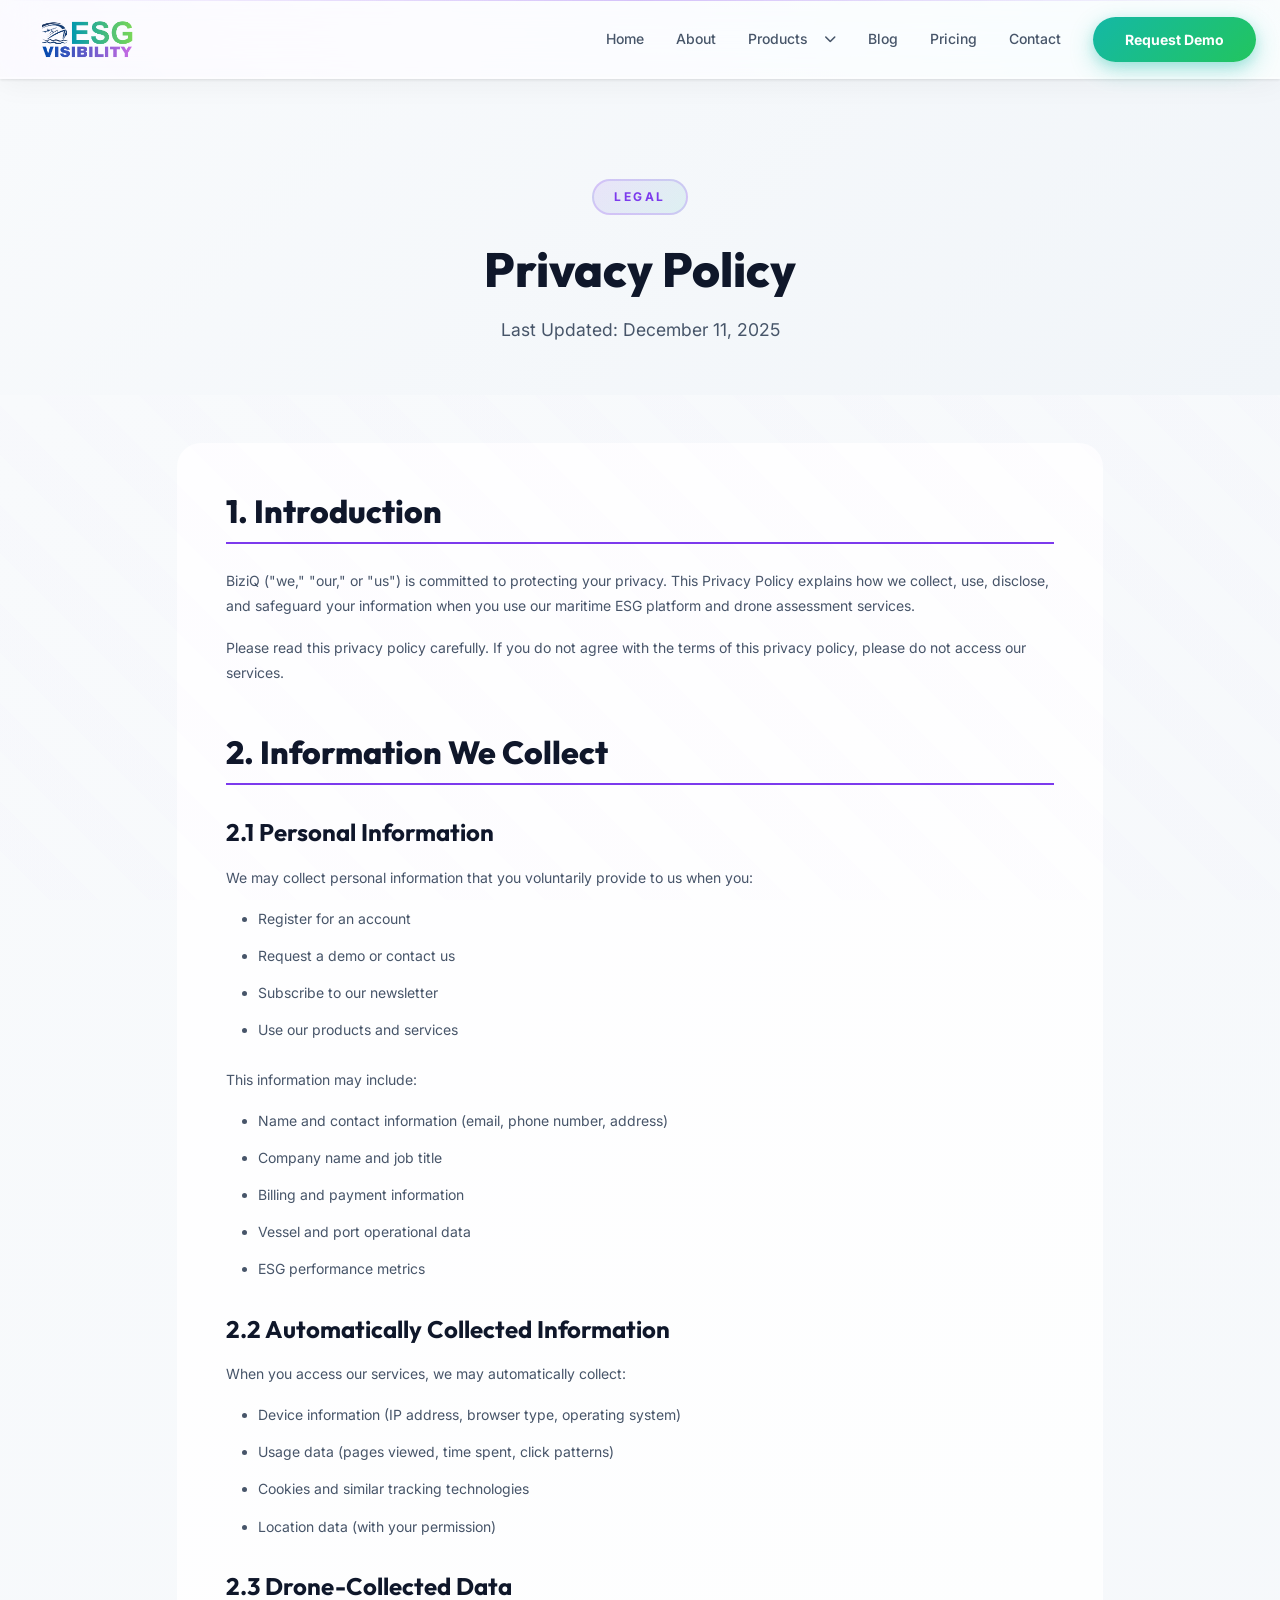
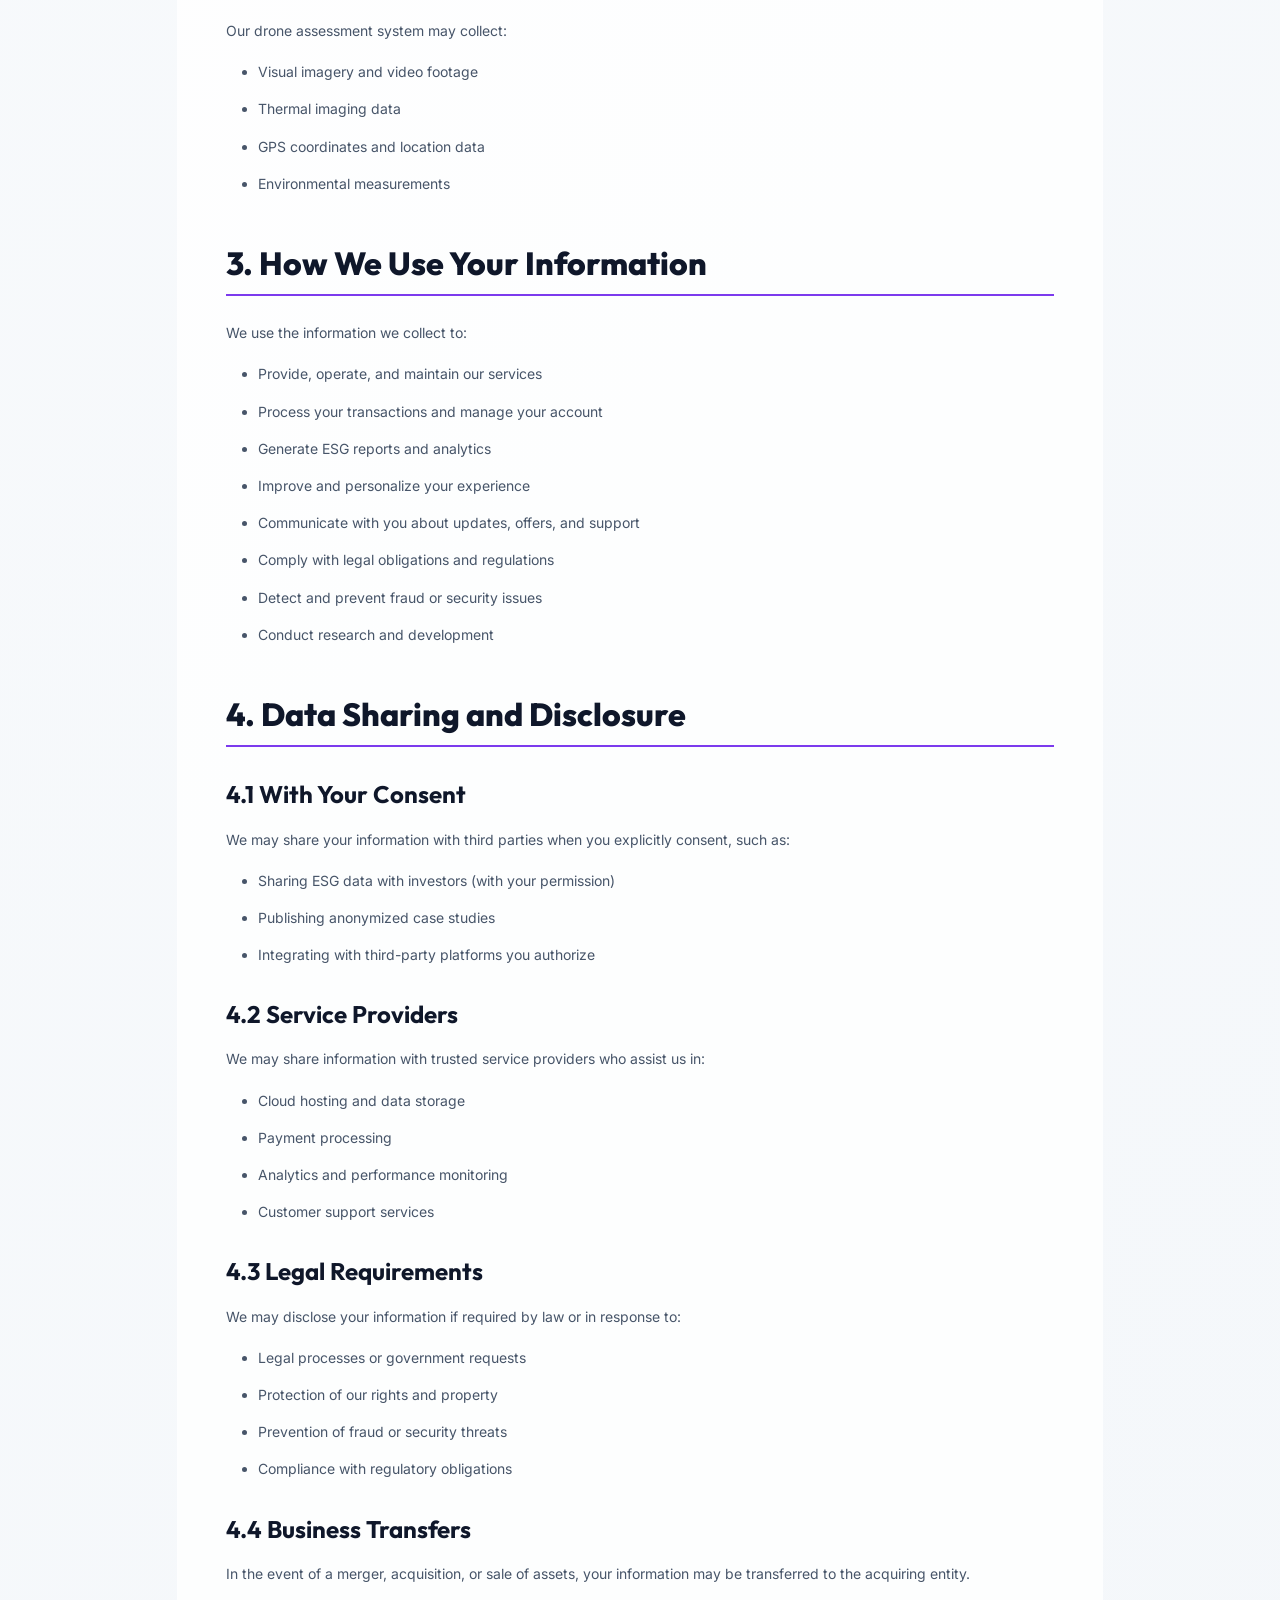
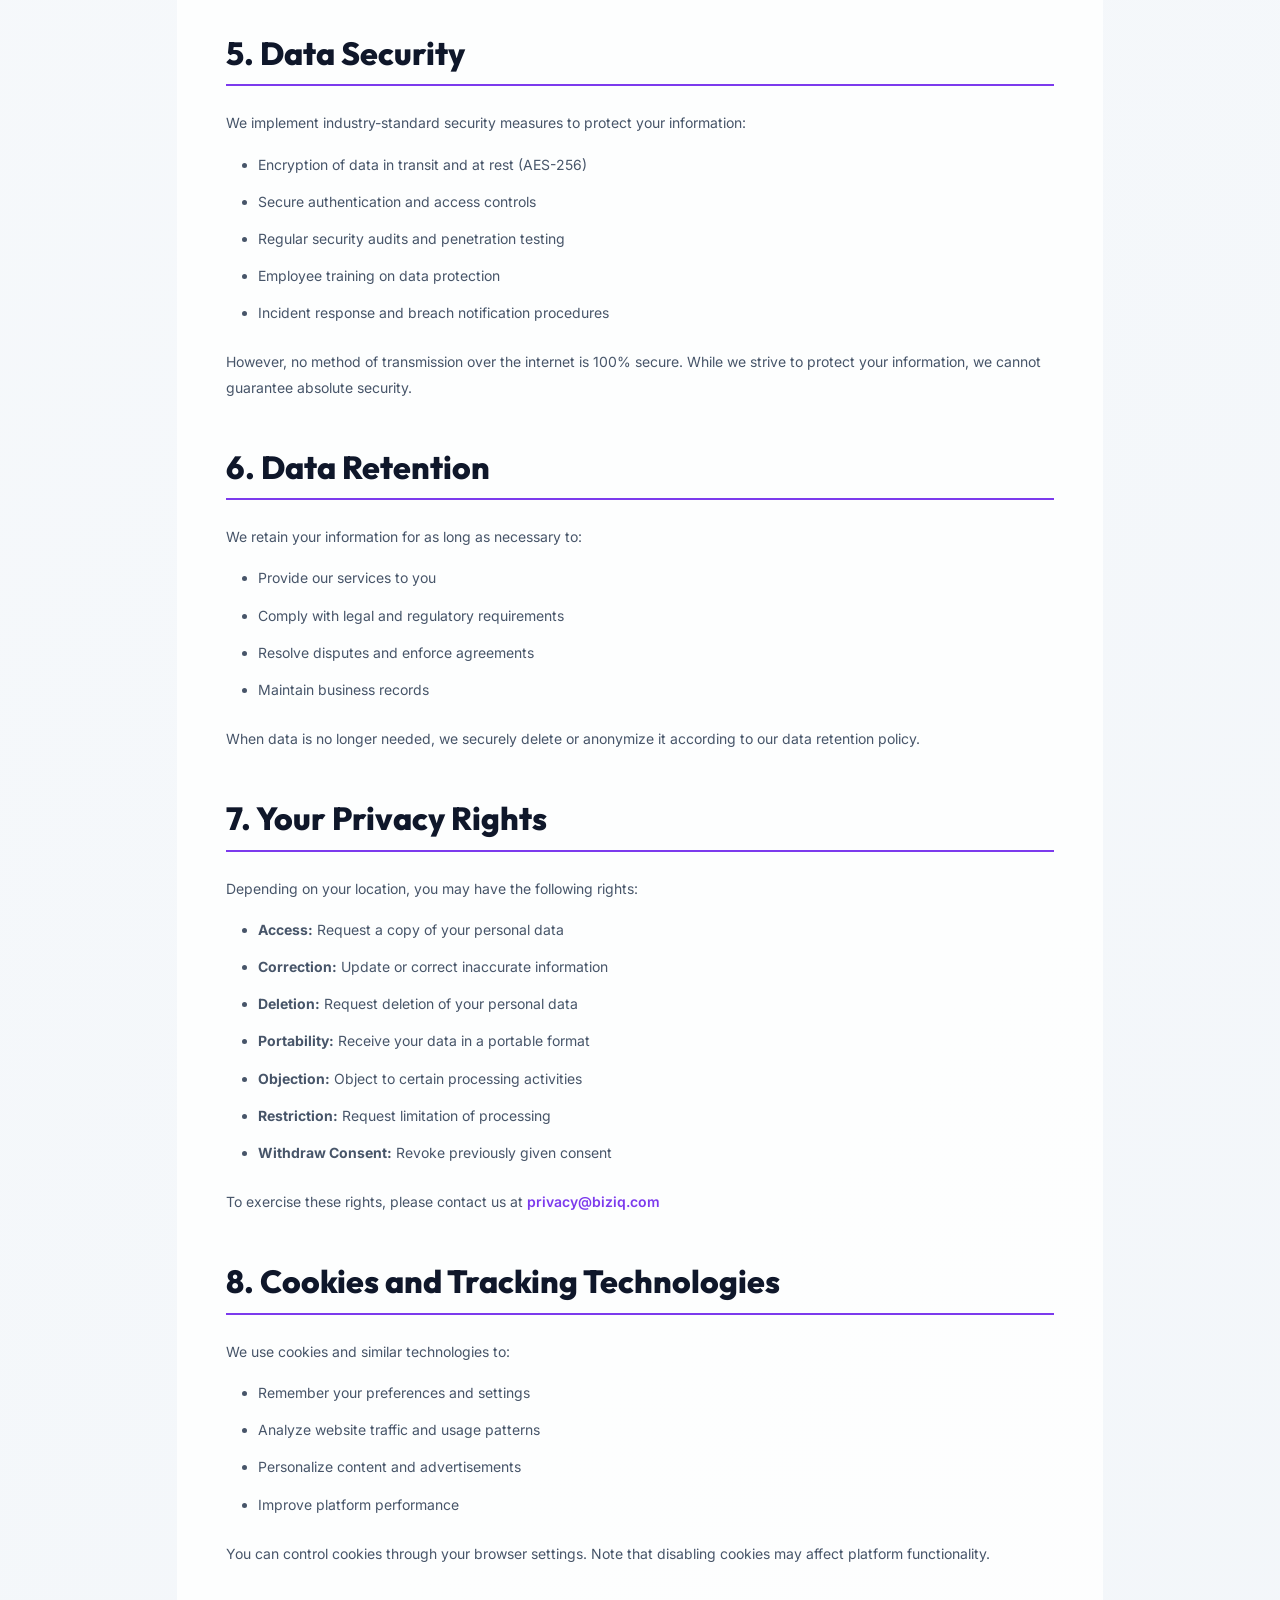
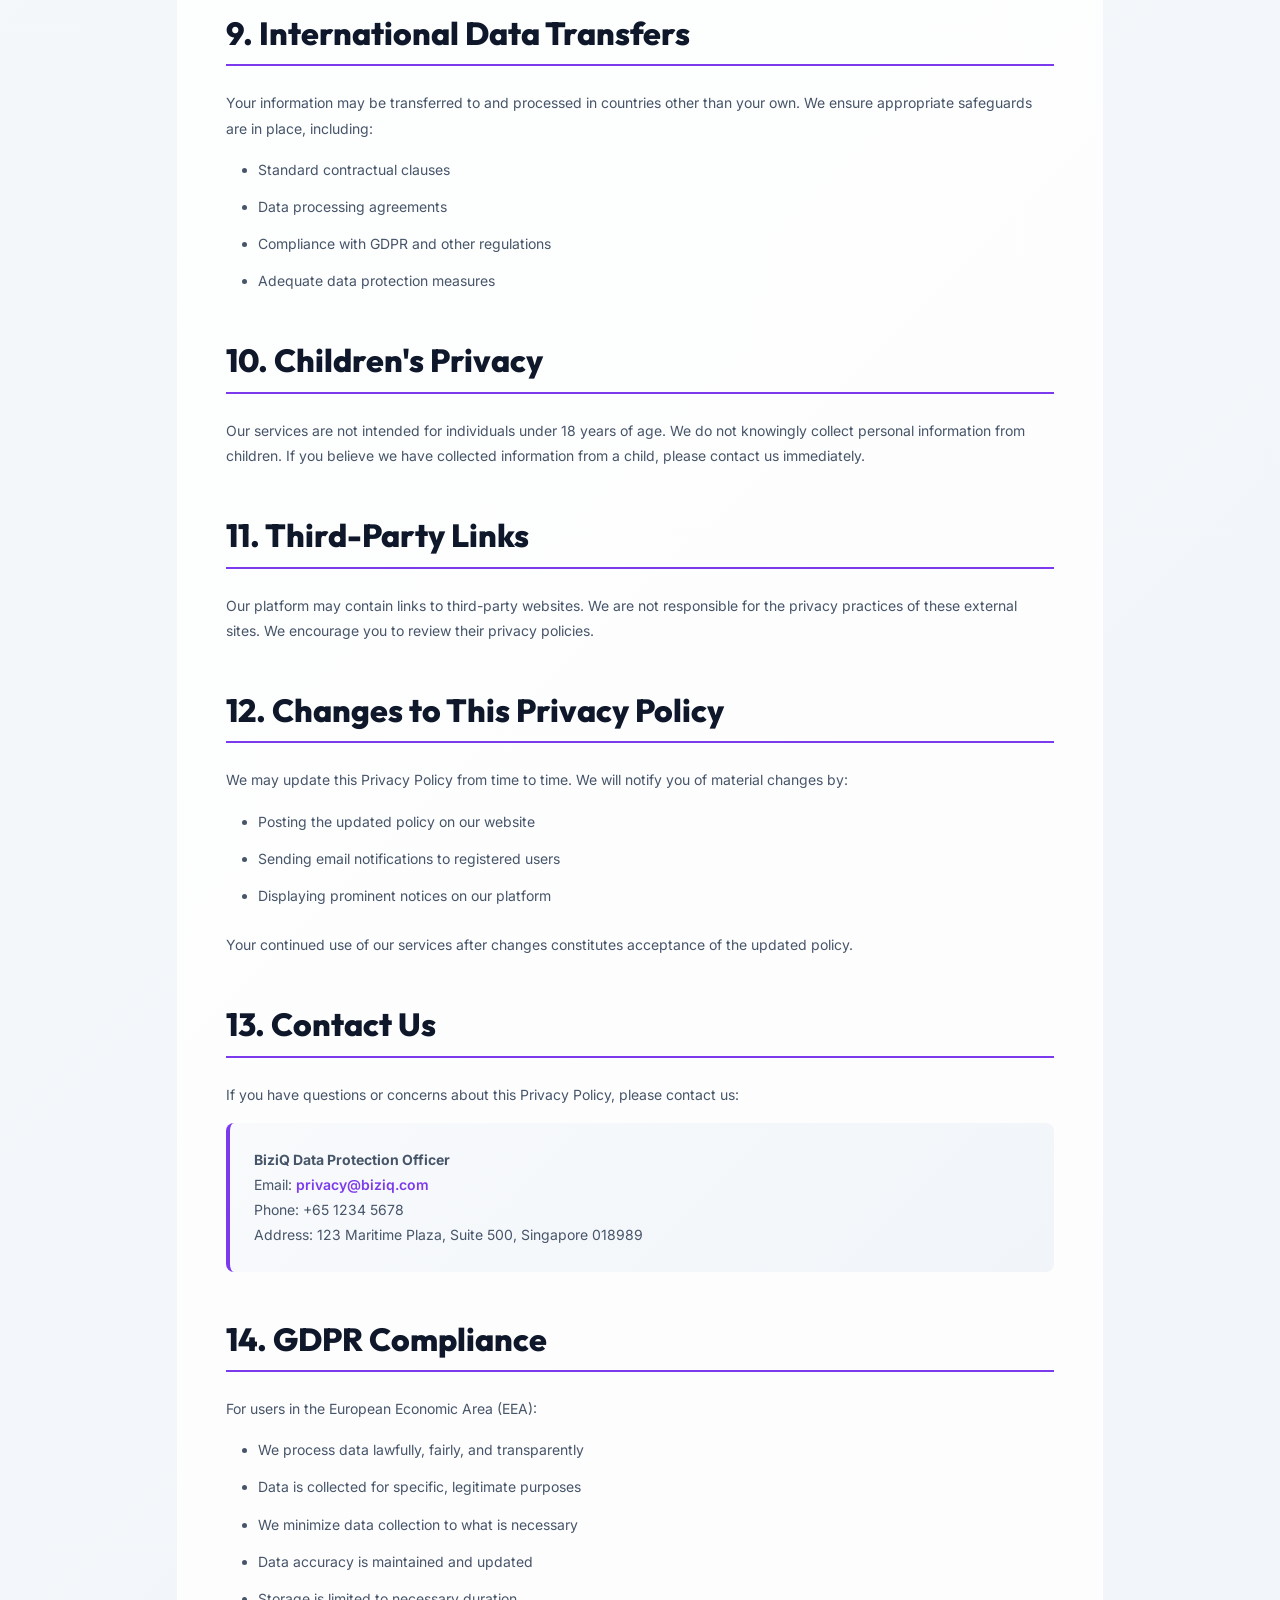
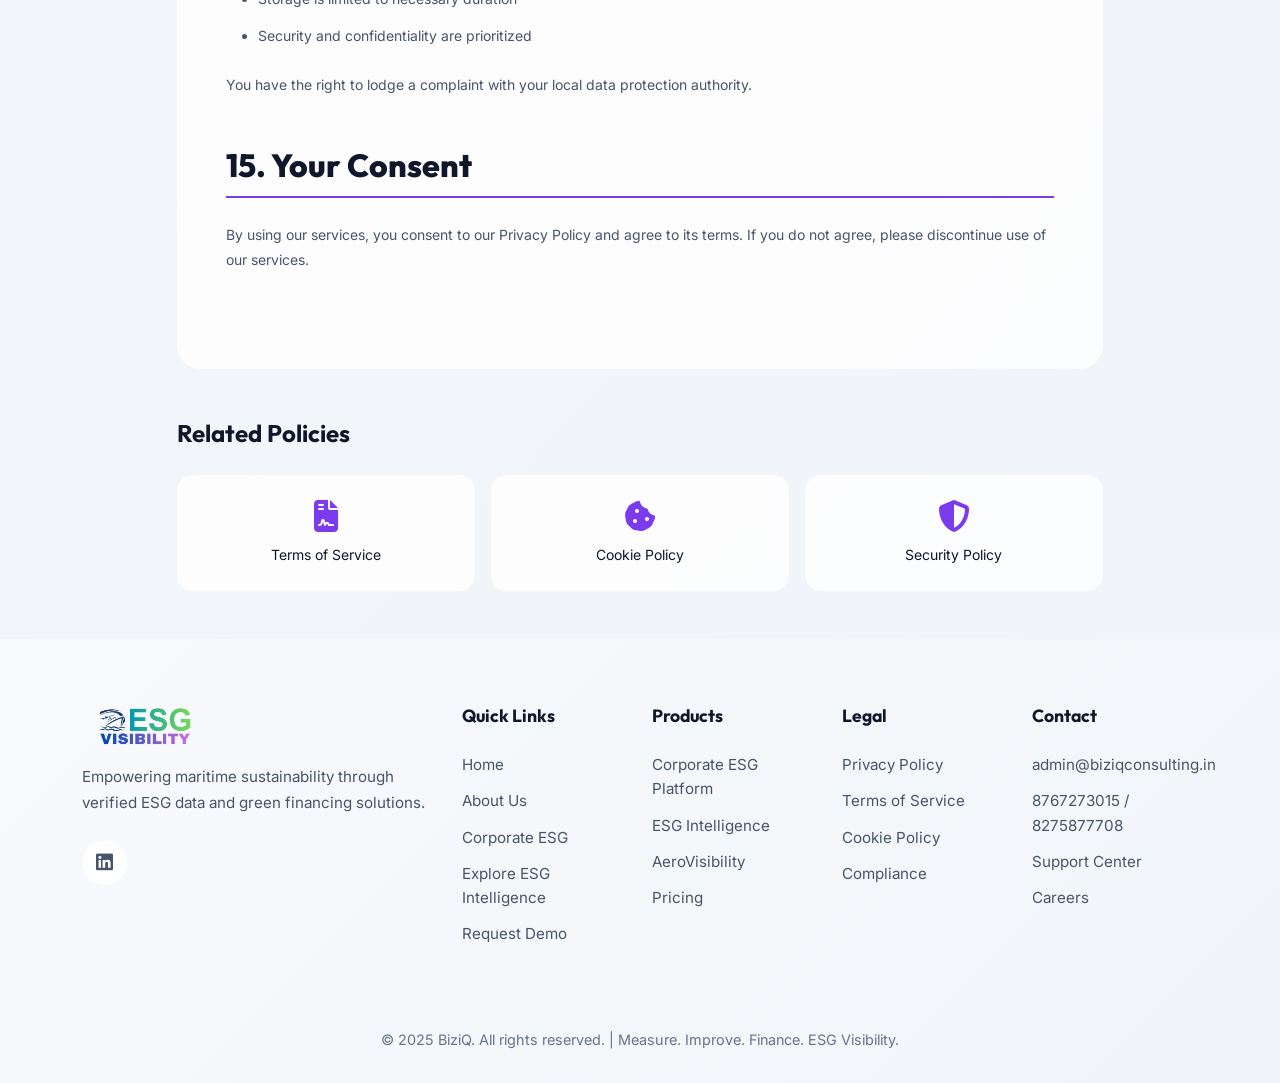
<file: privacy.html>
<!doctype html>
<html lang="en">

<head>
    <meta charset="UTF-8" />
    <meta name="viewport" content="width=device-width, initial-scale=1.0" />
    <title>Privacy Policy - BiziQ</title>
    <meta name="description"
        content="BiziQ Privacy Policy - Learn how we collect, use, and protect your personal information." />

    <!-- Favicon -->
    <link rel="icon" type="image/x-icon" href="favicon.ico" />
    <link rel="icon" type="image/png" sizes="192x192" href="asset/icon-192x192.png" />
    <link rel="apple-touch-icon" href="asset/icon-192x192.png" />

    <!-- Open Graph -->
    <meta property="og:type" content="website" />
    <meta property="og:title" content="Privacy Policy - BiziQ" />
    <meta property="og:description"
        content="BiziQ Privacy Policy - Learn how we collect, use, and protect your personal information." />
    <meta property="og:image" content="asset/eVISIBILITY-log.png" />
    <meta property="og:site_name" content="BiziQ " />

    <!-- Bootstrap CSS -->
    <link href="https://cdn.jsdelivr.net/npm/bootstrap@5.3.2/dist/css/bootstrap.min.css" rel="stylesheet" />

    <!-- Google Fonts -->
    <link
        href="https://fonts.googleapis.com/css2?family=Inter:wght@300;400;500;600;700;800&family=Outfit:wght@400;500;600;700;800&display=swap"
        rel="stylesheet" />

    <!-- Font Awesome -->
    <link rel="stylesheet" href="https://cdnjs.cloudflare.com/ajax/libs/font-awesome/6.4.2/css/all.min.css" />

    <!-- Custom CSS -->
    <link rel="stylesheet" href="styles.css" />
</head>

<body>
    <!-- Header Placeholder -->

    <div id="header-placeholder"></div>

    <!-- Page Hero -->
    <section class="page-hero">
        <div class="container">
            <div class="row justify-content-center text-center">
                <div class="col-lg-8">
                    <div class="section-label">Legal</div>
                    <h1 class="page-title">Privacy Policy</h1>
                    <p class="page-subtitle">
                        Last Updated: December 11, 2025
                    </p>
                </div>
            </div>
        </div>
    </section>

    <!-- Privacy Policy Content -->
    <section class="privacy-content py-5">
        <div class="container">
            <div class="row justify-content-center">
                <div class="col-lg-10">
                    <div class="privacy-document">
                        <!-- Introduction -->
                        <div class="privacy-section">
                            <h2>1. Introduction</h2>
                            <p>
                                BiziQ ("we," "our," or "us") is committed to
                                protecting your privacy. This Privacy Policy
                                explains how we collect, use, disclose, and
                                safeguard your information when you use our
                                maritime ESG platform and drone assessment
                                services.
                            </p>
                            <p>
                                Please read this privacy policy carefully.
                                If you do not agree with the terms of this
                                privacy policy, please do not access our
                                services.
                            </p>
                        </div>

                        <!-- Information We Collect -->
                        <div class="privacy-section">
                            <h2>2. Information We Collect</h2>

                            <h3>2.1 Personal Information</h3>
                            <p>
                                We may collect personal information that you
                                voluntarily provide to us when you:
                            </p>
                            <ul>
                                <li>Register for an account</li>
                                <li>Request a demo or contact us</li>
                                <li>Subscribe to our newsletter</li>
                                <li>Use our products and services</li>
                            </ul>
                            <p>This information may include:</p>
                            <ul>
                                <li>
                                    Name and contact information (email,
                                    phone number, address)
                                </li>
                                <li>Company name and job title</li>
                                <li>Billing and payment information</li>
                                <li>Vessel and port operational data</li>
                                <li>ESG performance metrics</li>
                            </ul>

                            <h3>2.2 Automatically Collected Information</h3>
                            <p>
                                When you access our services, we may
                                automatically collect:
                            </p>
                            <ul>
                                <li>
                                    Device information (IP address, browser
                                    type, operating system)
                                </li>
                                <li>
                                    Usage data (pages viewed, time spent,
                                    click patterns)
                                </li>
                                <li>
                                    Cookies and similar tracking
                                    technologies
                                </li>
                                <li>
                                    Location data (with your permission)
                                </li>
                            </ul>

                            <h3>2.3 Drone-Collected Data</h3>
                            <p>Our drone assessment system may collect:</p>
                            <ul>
                                <li>Visual imagery and video footage</li>
                                <li>Thermal imaging data</li>
                                <li>GPS coordinates and location data</li>
                                <li>Environmental measurements</li>
                            </ul>
                        </div>

                        <!-- How We Use Your Information -->
                        <div class="privacy-section">
                            <h2>3. How We Use Your Information</h2>
                            <p>We use the information we collect to:</p>
                            <ul>
                                <li>
                                    Provide, operate, and maintain our
                                    services
                                </li>
                                <li>
                                    Process your transactions and manage
                                    your account
                                </li>
                                <li>Generate ESG reports and analytics</li>
                                <li>
                                    Improve and personalize your experience
                                </li>
                                <li>
                                    Communicate with you about updates,
                                    offers, and support
                                </li>
                                <li>
                                    Comply with legal obligations and
                                    regulations
                                </li>
                                <li>
                                    Detect and prevent fraud or security
                                    issues
                                </li>
                                <li>Conduct research and development</li>
                            </ul>
                        </div>

                        <!-- Data Sharing and Disclosure -->
                        <div class="privacy-section">
                            <h2>4. Data Sharing and Disclosure</h2>

                            <h3>4.1 With Your Consent</h3>
                            <p>
                                We may share your information with third
                                parties when you explicitly consent, such
                                as:
                            </p>
                            <ul>
                                <li>
                                    Sharing ESG data with investors (with
                                    your permission)
                                </li>
                                <li>Publishing anonymized case studies</li>
                                <li>
                                    Integrating with third-party platforms
                                    you authorize
                                </li>
                            </ul>

                            <h3>4.2 Service Providers</h3>
                            <p>
                                We may share information with trusted
                                service providers who assist us in:
                            </p>
                            <ul>
                                <li>Cloud hosting and data storage</li>
                                <li>Payment processing</li>
                                <li>
                                    Analytics and performance monitoring
                                </li>
                                <li>Customer support services</li>
                            </ul>

                            <h3>4.3 Legal Requirements</h3>
                            <p>
                                We may disclose your information if required
                                by law or in response to:
                            </p>
                            <ul>
                                <li>
                                    Legal processes or government requests
                                </li>
                                <li>
                                    Protection of our rights and property
                                </li>
                                <li>
                                    Prevention of fraud or security threats
                                </li>
                                <li>
                                    Compliance with regulatory obligations
                                </li>
                            </ul>

                            <h3>4.4 Business Transfers</h3>
                            <p>
                                In the event of a merger, acquisition, or
                                sale of assets, your information may be
                                transferred to the acquiring entity.
                            </p>
                        </div>

                        <!-- Data Security -->
                        <div class="privacy-section">
                            <h2>5. Data Security</h2>
                            <p>
                                We implement industry-standard security
                                measures to protect your information:
                            </p>
                            <ul>
                                <li>
                                    Encryption of data in transit and at
                                    rest (AES-256)
                                </li>
                                <li>
                                    Secure authentication and access
                                    controls
                                </li>
                                <li>
                                    Regular security audits and penetration
                                    testing
                                </li>
                                <li>
                                    Employee training on data protection
                                </li>
                                <li>
                                    Incident response and breach
                                    notification procedures
                                </li>
                            </ul>
                            <p>
                                However, no method of transmission over the
                                internet is 100% secure. While we strive to
                                protect your information, we cannot
                                guarantee absolute security.
                            </p>
                        </div>

                        <!-- Data Retention -->
                        <div class="privacy-section">
                            <h2>6. Data Retention</h2>
                            <p>
                                We retain your information for as long as
                                necessary to:
                            </p>
                            <ul>
                                <li>Provide our services to you</li>
                                <li>
                                    Comply with legal and regulatory
                                    requirements
                                </li>
                                <li>
                                    Resolve disputes and enforce agreements
                                </li>
                                <li>Maintain business records</li>
                            </ul>
                            <p>
                                When data is no longer needed, we securely
                                delete or anonymize it according to our data
                                retention policy.
                            </p>
                        </div>

                        <!-- Your Rights -->
                        <div class="privacy-section">
                            <h2>7. Your Privacy Rights</h2>
                            <p>
                                Depending on your location, you may have the
                                following rights:
                            </p>
                            <ul>
                                <li>
                                    <strong>Access:</strong> Request a copy
                                    of your personal data
                                </li>
                                <li>
                                    <strong>Correction:</strong> Update or
                                    correct inaccurate information
                                </li>
                                <li>
                                    <strong>Deletion:</strong> Request
                                    deletion of your personal data
                                </li>
                                <li>
                                    <strong>Portability:</strong> Receive
                                    your data in a portable format
                                </li>
                                <li>
                                    <strong>Objection:</strong> Object to
                                    certain processing activities
                                </li>
                                <li>
                                    <strong>Restriction:</strong> Request
                                    limitation of processing
                                </li>
                                <li>
                                    <strong>Withdraw Consent:</strong>
                                    Revoke previously given consent
                                </li>
                            </ul>
                            <p>
                                To exercise these rights, please contact us
                                at
                                <a href="mailto:privacy@biziq.com">privacy@biziq.com</a>
                            </p>
                        </div>

                        <!-- Cookies and Tracking -->
                        <div class="privacy-section">
                            <h2>8. Cookies and Tracking Technologies</h2>
                            <p>
                                We use cookies and similar technologies to:
                            </p>
                            <ul>
                                <li>
                                    Remember your preferences and settings
                                </li>
                                <li>
                                    Analyze website traffic and usage
                                    patterns
                                </li>
                                <li>
                                    Personalize content and advertisements
                                </li>
                                <li>Improve platform performance</li>
                            </ul>
                            <p>
                                You can control cookies through your browser
                                settings. Note that disabling cookies may
                                affect platform functionality.
                            </p>
                        </div>

                        <!-- International Data Transfers -->
                        <div class="privacy-section">
                            <h2>9. International Data Transfers</h2>
                            <p>
                                Your information may be transferred to and
                                processed in countries other than your own.
                                We ensure appropriate safeguards are in
                                place, including:
                            </p>
                            <ul>
                                <li>Standard contractual clauses</li>
                                <li>Data processing agreements</li>
                                <li>
                                    Compliance with GDPR and other
                                    regulations
                                </li>
                                <li>Adequate data protection measures</li>
                            </ul>
                        </div>

                        <!-- Children's Privacy -->
                        <div class="privacy-section">
                            <h2>10. Children's Privacy</h2>
                            <p>
                                Our services are not intended for
                                individuals under 18 years of age. We do not
                                knowingly collect personal information from
                                children. If you believe we have collected
                                information from a child, please contact us
                                immediately.
                            </p>
                        </div>

                        <!-- Third-Party Links -->
                        <div class="privacy-section">
                            <h2>11. Third-Party Links</h2>
                            <p>
                                Our platform may contain links to
                                third-party websites. We are not responsible
                                for the privacy practices of these external
                                sites. We encourage you to review their
                                privacy policies.
                            </p>
                        </div>

                        <!-- Changes to Privacy Policy -->
                        <div class="privacy-section">
                            <h2>12. Changes to This Privacy Policy</h2>
                            <p>
                                We may update this Privacy Policy from time
                                to time. We will notify you of material
                                changes by:
                            </p>
                            <ul>
                                <li>
                                    Posting the updated policy on our
                                    website
                                </li>
                                <li>
                                    Sending email notifications to
                                    registered users
                                </li>
                                <li>
                                    Displaying prominent notices on our
                                    platform
                                </li>
                            </ul>
                            <p>
                                Your continued use of our services after
                                changes constitutes acceptance of the
                                updated policy.
                            </p>
                        </div>

                        <!-- Contact Information -->
                        <div class="privacy-section">
                            <h2>13. Contact Us</h2>
                            <p>
                                If you have questions or concerns about this
                                Privacy Policy, please contact us:
                            </p>
                            <div class="contact-details">
                                <p>
                                    <strong>BiziQ Data Protection
                                        Officer</strong><br />
                                    Email:
                                    <a href="mailto:privacy@biziq.com">privacy@biziq.com</a><br />
                                    Phone: +65 1234 5678<br />
                                    Address: 123 Maritime Plaza, Suite 500,
                                    Singapore 018989
                                </p>
                            </div>
                        </div>

                        <!-- GDPR Compliance -->
                        <div class="privacy-section">
                            <h2>14. GDPR Compliance</h2>
                            <p>
                                For users in the European Economic Area
                                (EEA):
                            </p>
                            <ul>
                                <li>
                                    We process data lawfully, fairly, and
                                    transparently
                                </li>
                                <li>
                                    Data is collected for specific,
                                    legitimate purposes
                                </li>
                                <li>
                                    We minimize data collection to what is
                                    necessary
                                </li>
                                <li>
                                    Data accuracy is maintained and updated
                                </li>
                                <li>
                                    Storage is limited to necessary duration
                                </li>
                                <li>
                                    Security and confidentiality are
                                    prioritized
                                </li>
                            </ul>
                            <p>
                                You have the right to lodge a complaint with
                                your local data protection authority.
                            </p>
                        </div>

                        <!-- Consent -->
                        <div class="privacy-section">
                            <h2>15. Your Consent</h2>
                            <p>
                                By using our services, you consent to our
                                Privacy Policy and agree to its terms. If
                                you do not agree, please discontinue use of
                                our services.
                            </p>
                        </div>
                    </div>

                    <!-- Quick Links -->
                    <div class="privacy-quick-links mt-5">
                        <h4>Related Policies</h4>
                        <div class="row g-3">
                            <div class="col-md-4">
                                <a href="#" class="policy-link-card">
                                    <i class="fas fa-file-contract"></i>
                                    <span>Terms of Service</span>
                                </a>
                            </div>
                            <div class="col-md-4">
                                <a href="#" class="policy-link-card">
                                    <i class="fas fa-cookie-bite"></i>
                                    <span>Cookie Policy</span>
                                </a>
                            </div>
                            <div class="col-md-4">
                                <a href="#" class="policy-link-card">
                                    <i class="fas fa-shield-alt"></i>
                                    <span>Security Policy</span>
                                </a>
                            </div>
                        </div>
                    </div>
                </div>
            </div>
        </div>
    </section>

    <!-- Footer Placeholder -->

    <div id="footer-placeholder"></div>

    <!-- Bootstrap JS -->
    <script src="https://cdn.jsdelivr.net/npm/bootstrap@5.3.2/dist/js/bootstrap.bundle.min.js"></script>

    <!-- Custom JS -->
    <script src="components/loader.js"></script>

    <!-- Custom JS -->
    <script src="script.js"></script>
</body>

</html>
</file>
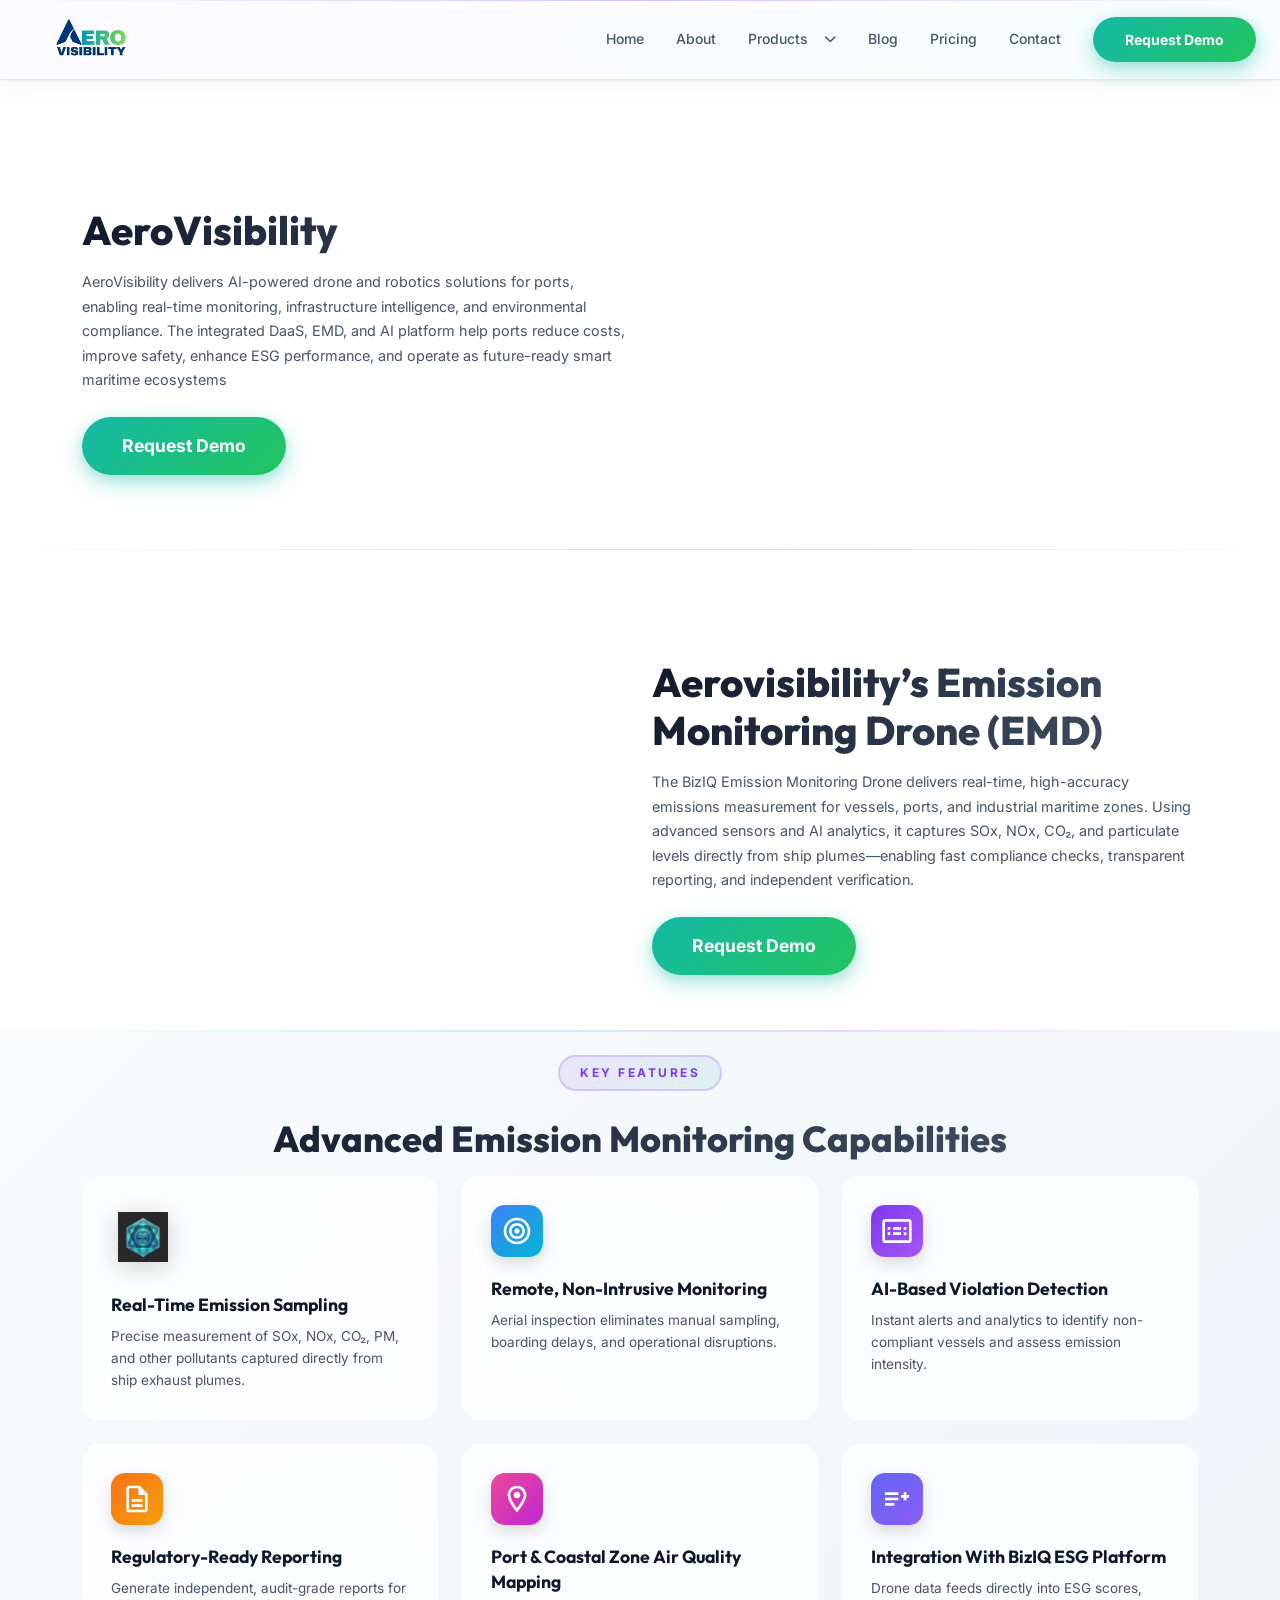
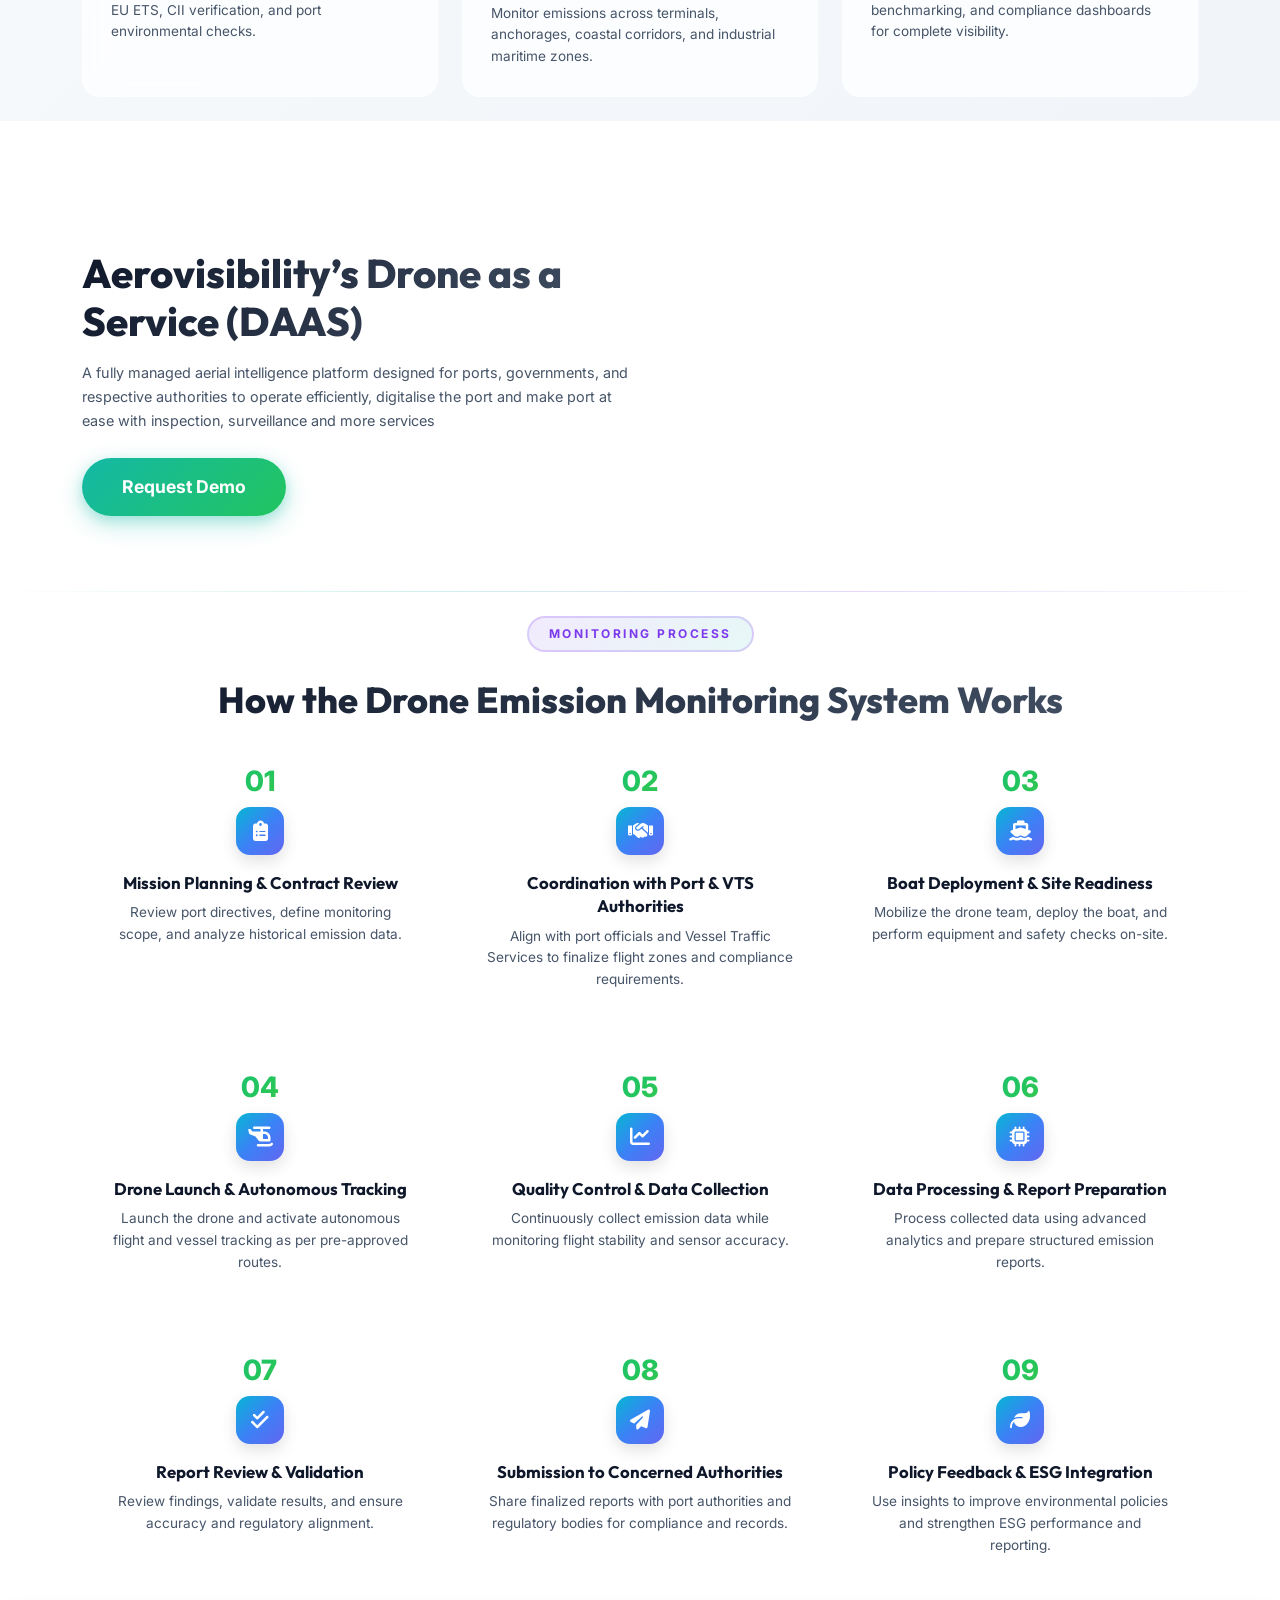
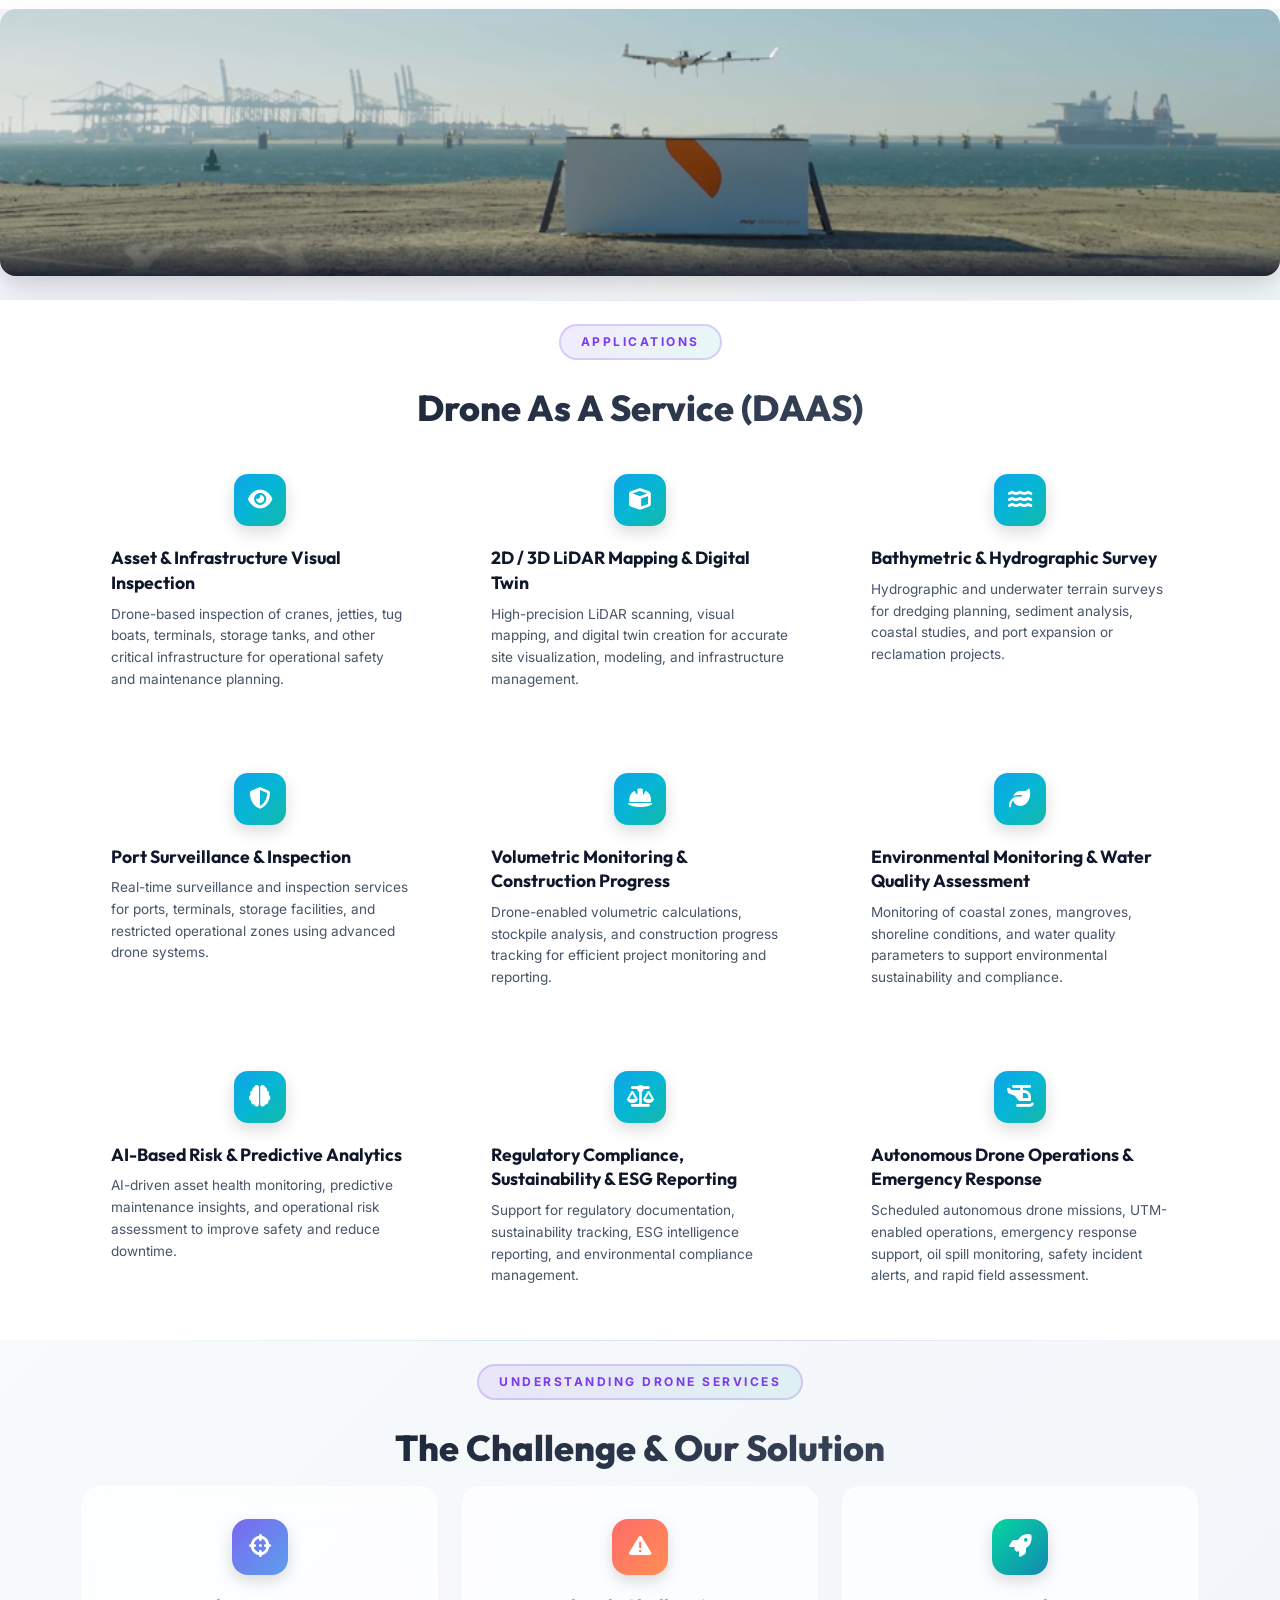
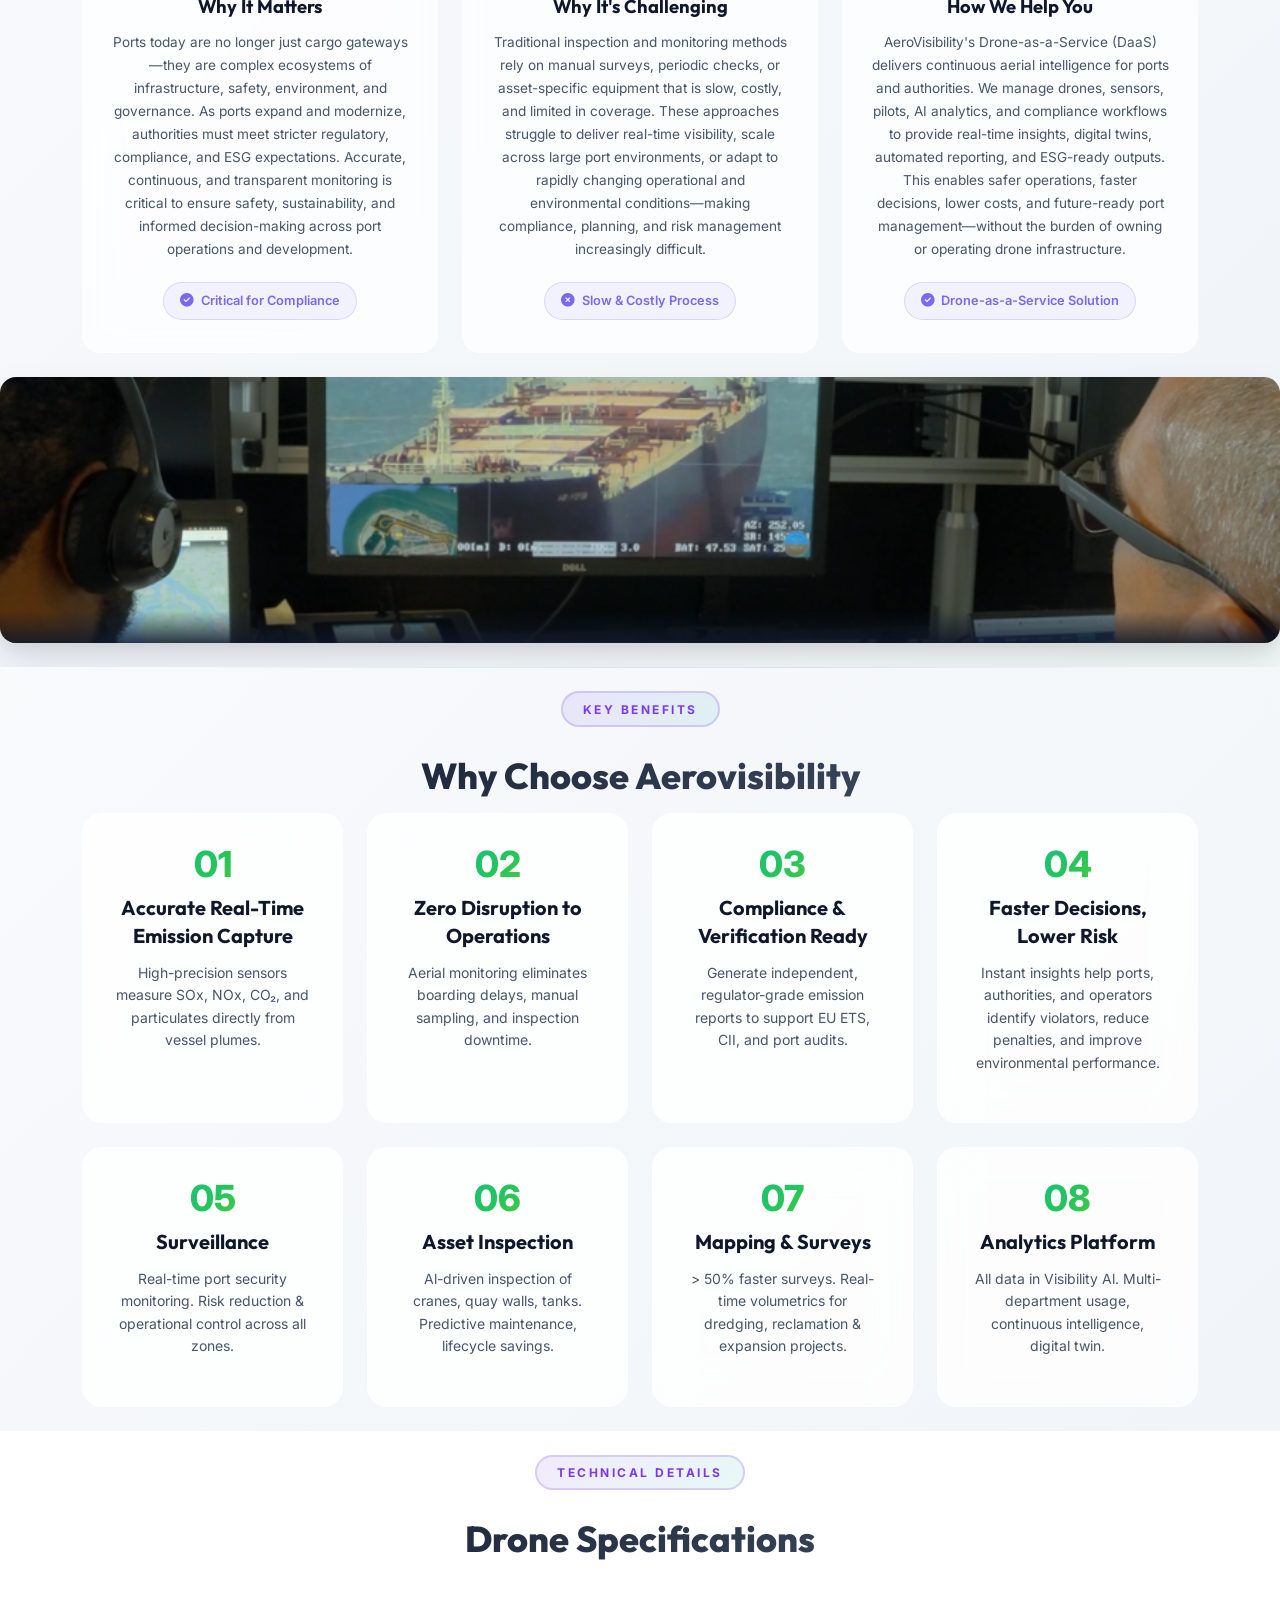
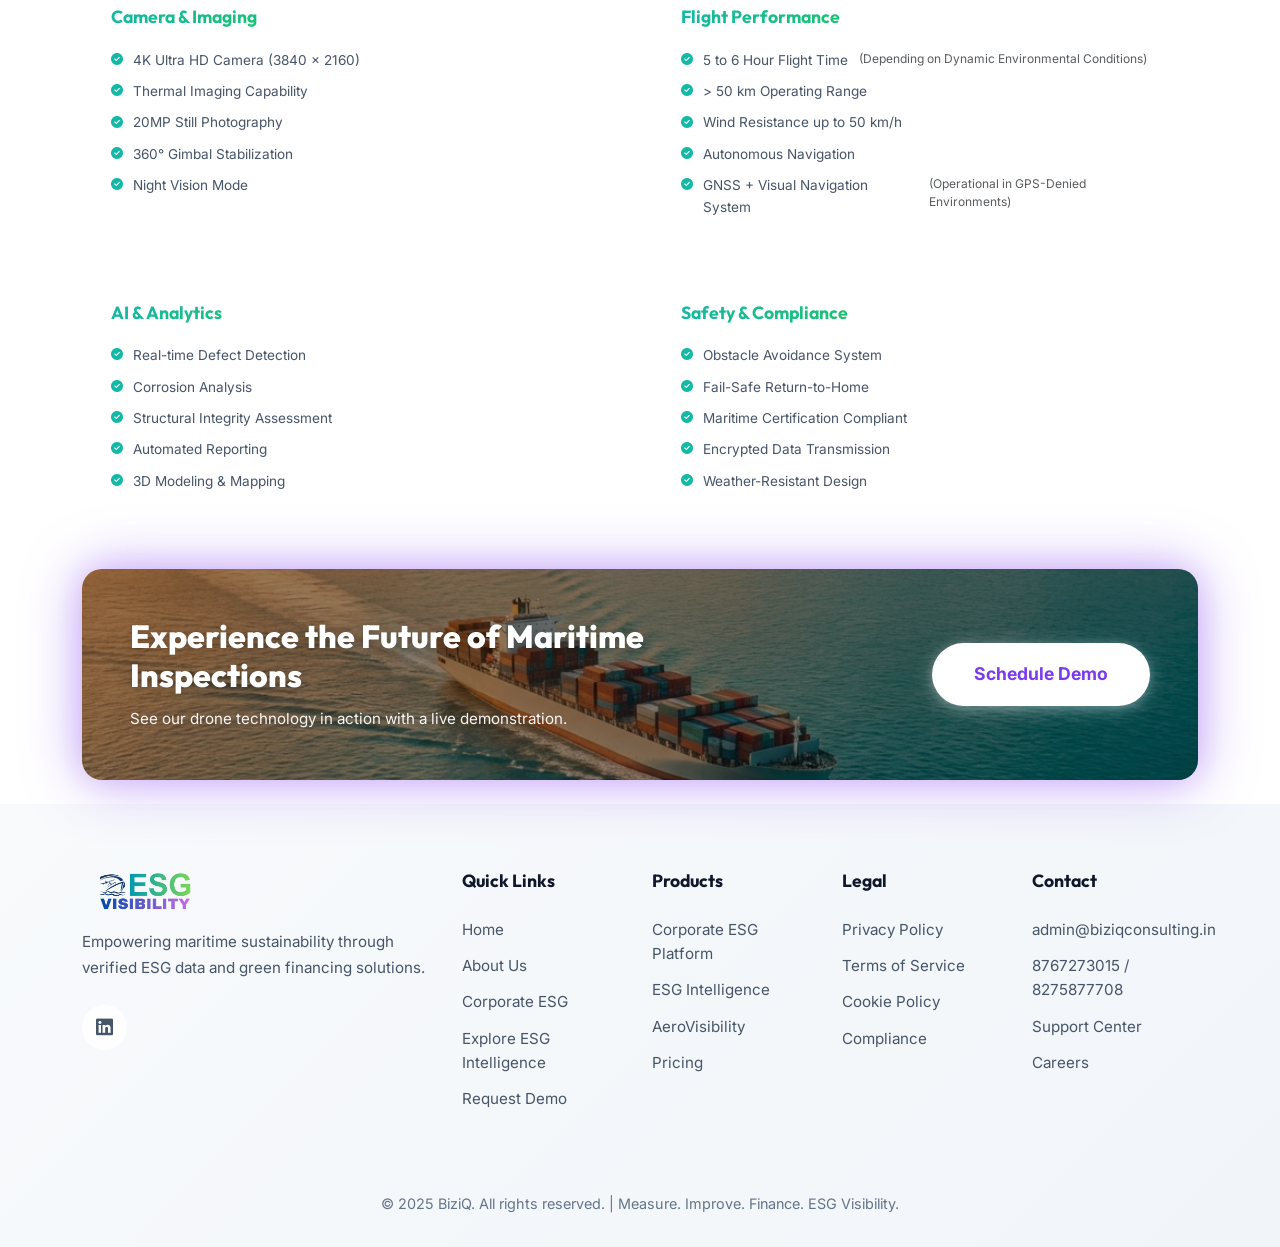
<file: product-drone.html>
<!doctype html>
<html lang="en">

<head>
    <meta charset="UTF-8" />
    <meta name="viewport" content="width=device-width, initial-scale=1.0" />
    <title>AeroVisibility - BiziQ</title>
    <meta name="description"
        content="AeroVisibility by BiziQ - AI-powered drone and robotics solutions for ports, enabling real-time monitoring, infrastructure intelligence, and environmental compliance." />

    <!-- Favicon -->
    <link rel="icon" type="image/x-icon" href="favicon.ico" />
    <link rel="icon" type="image/png" sizes="192x192" href="asset/icon-192x192.png" />
    <link rel="apple-touch-icon" href="asset/icon-192x192.png" />

    <!-- Open Graph -->
    <meta property="og:type" content="website" />
    <meta property="og:title" content="AeroVisibility - BiziQ " />
    <meta property="og:description"
        content="AeroVisibility by BiziQ - AI-powered drone and robotics solutions for ports, enabling real-time monitoring, infrastructure intelligence, and environmental compliance." />
    <meta property="og:image" content="asset/eVISIBILITY-log.png" />
    <meta property="og:site_name" content="BiziQ " />

    <!-- Bootstrap CSS -->
    <link href="https://cdn.jsdelivr.net/npm/bootstrap@5.3.2/dist/css/bootstrap.min.css" rel="stylesheet" />

    <!-- Google Fonts -->
    <link
        href="https://fonts.googleapis.com/css2?family=Inter:wght@300;400;500;600;700;800&family=Outfit:wght@400;500;600;700;800&display=swap"
        rel="stylesheet" />

    <!-- Font Awesome -->
    <link rel="stylesheet" href="https://cdnjs.cloudflare.com/ajax/libs/font-awesome/6.4.2/css/all.min.css" />

    <!-- Custom CSS -->
    <link rel="stylesheet" href="styles.css" />
</head>

<body>
    <!-- Header Placeholder -->

    <div id="header-placeholder"></div>

    <!-- Product Hero -->
    <section class="product-hero">
        <div class="container">
            <div class="row align-items-center">
                <div class="col-lg-6">
                    <h1 class="product-hero-title">
                        AeroVisibility
                    </h1>
                    <p class="product-hero-subtitle">
                        AeroVisibility delivers AI-powered drone and robotics solutions for ports,
                        enabling real-time monitoring, infrastructure intelligence, and environmental
                        compliance. The integrated DaaS, EMD, and AI platform help ports reduce costs,
                        improve safety, enhance ESG performance, and operate as future-ready smart maritime ecosystems
                    </p>
                    <div class="product-hero-cta mt-4">
                        <a href="contact.html#demo" class="btn btn-primary btn-lg me-3">Request Demo</a>
                        <!-- <a
                                href="pricing.html"
                                class="btn btn-outline-light btn-lg"
                                >View Pricing</a
                            >-->
                    </div>
                </div>
                <div class="col-lg-6 py-2">
                    <div class="ratio ratio-16x9">
                        <iframe src="https://www.youtube.com/embed/zMaC_HTpkOM?si=Z3RIpEhdDthmPC-3"
                            title="Aero Visibility" frameborder="0"
                            allow="accelerometer; autoplay; clipboard-write; encrypted-media; gyroscope; picture-in-picture; web-share"
                            allowfullscreen class="rounded" loading="lazy"></iframe>
                    </div>
                </div>
            </div>
        </div>
    </section>



    <!--demo-->
    <section class="product-hero">
        <div class="container">
            <div class="row align-items-center">

                <div class="col-lg-6">
                    <div class="ratio ratio-16x9">
                        <iframe src="https://www.youtube.com/embed/VHooP-Vhrro?si=yxYG0sW6OYpIn-NX"
                            title="Aero Visibility" frameborder="0"
                            allow="accelerometer; autoplay; clipboard-write; encrypted-media; gyroscope; picture-in-picture; web-share"
                            allowfullscreen class="rounded" loading="lazy"></iframe>
                    </div>
                </div>
                <div class="col-lg-6 py-2">
                    <h1 class="product-hero-title">
                        Aerovisibility’s Emission Monitoring Drone (EMD)

                    </h1>
                    <p class="product-hero-subtitle">
                        The BizIQ Emission Monitoring Drone delivers real-time,
                        high-accuracy emissions measurement for vessels, ports,
                        and industrial maritime zones. Using advanced sensors and
                        AI analytics, it captures SOx, NOx, CO₂, and particulate levels
                        directly from ship plumes—enabling fast compliance checks,
                        transparent reporting, and independent verification.
                    </p>
                    <div class="product-hero-cta mt-4">
                        <a href="contact.html#demo" class="btn btn-primary btn-lg me-3">Request Demo</a>
                        <!-- <a
                                href="pricing.html"
                                class="btn btn-outline-light btn-lg"
                                >View Pricing</a
                            >-->
                    </div>
                </div>

            </div>
        </div>
    </section>



    <!-- Key Features -->
    <section class="features-section py-4">
        <div class="container">
            <div class="text-center mb-3">
                <div class="section-label">Key Features</div>
                <h2 class="section-title">
                    Advanced Emission Monitoring Capabilities
                </h2>
            </div>

            <div class="row g-4">
                <div class="col-lg-4 col-md-6">
                    <div class="feature-card">
                        <div class="feature-icon-img">
                            <img src="asset/drone-sensor-icon.png" alt="Real-time Sampling Icon" />
                        </div>
                        <h4 class="feature-title">
                            Real-Time Emission Sampling
                        </h4>
                        <p class="feature-description">
                            Precise measurement of SOx, NOx, CO₂, PM, and
                            other pollutants captured directly from ship
                            exhaust plumes.
                        </p>
                    </div>
                </div>

                <div class="col-lg-4 col-md-6">
                    <div class="feature-card">
                        <div class="feature-icon icon-blue">
                            <svg width="32" height="32" viewBox="0 0 24 24" fill="none"
                                xmlns="http://www.w3.org/2000/svg">
                                <path
                                    d="M12 2C6.48 2 2 6.48 2 12C2 17.52 6.48 22 12 22C17.52 22 22 17.52 22 12C22 6.48 17.52 2 12 2ZM12 20C7.58 20 4 16.42 4 12C4 7.58 7.58 4 12 4C16.42 4 20 7.58 20 12C20 16.42 16.42 20 12 20Z"
                                    fill="currentColor" />
                                <path
                                    d="M12 6C8.69 6 6 8.69 6 12C6 15.31 8.69 18 12 18C15.31 18 18 15.31 18 12C18 8.69 15.31 6 12 6ZM12 16C9.79 16 8 14.21 8 12C8 9.79 9.79 8 12 8C14.21 8 16 9.79 16 12C16 14.21 14.21 16 12 16Z"
                                    fill="currentColor" />
                                <path
                                    d="M12 10C10.9 10 10 10.9 10 12C10 13.1 10.9 14 12 14C13.1 14 14 13.1 14 12C14 10.9 13.1 10 12 10Z"
                                    fill="currentColor" />
                            </svg>
                        </div>
                        <h4 class="feature-title">
                            Remote, Non-Intrusive Monitoring
                        </h4>
                        <p class="feature-description">
                            Aerial inspection eliminates manual sampling,
                            boarding delays, and operational disruptions.
                        </p>
                    </div>
                </div>

                <div class="col-lg-4 col-md-6">
                    <div class="feature-card">
                        <div class="feature-icon icon-purple">
                            <svg width="32" height="32" viewBox="0 0 24 24" fill="none"
                                xmlns="http://www.w3.org/2000/svg">
                                <path
                                    d="M9 13H15V15H9V13ZM9 9H15V11H9V9ZM21 3H3C1.9 3 1 3.9 1 5V19C1 20.1 1.9 21 3 21H21C22.1 21 23 20.1 23 19V5C23 3.9 22.1 3 21 3ZM21 19H3V5H21V19Z"
                                    fill="currentColor" />
                                <path d="M5 13H7V15H5V13ZM5 9H7V11H5V9ZM17 9H19V11H17V9ZM17 13H19V15H17V13Z"
                                    fill="currentColor" />
                            </svg>
                        </div>
                        <h4 class="feature-title">
                            AI-Based Violation Detection
                        </h4>
                        <p class="feature-description">
                            Instant alerts and analytics to identify
                            non-compliant vessels and assess emission
                            intensity.
                        </p>
                    </div>
                </div>

                <div class="col-lg-4 col-md-6">
                    <div class="feature-card">
                        <div class="feature-icon icon-orange">
                            <svg width="32" height="32" viewBox="0 0 24 24" fill="none"
                                xmlns="http://www.w3.org/2000/svg">
                                <path
                                    d="M14 2H6C4.9 2 4 2.9 4 4V20C4 21.1 4.9 22 6 22H18C19.1 22 20 21.1 20 20V8L14 2ZM18 20H6V4H13V9H18V20Z"
                                    fill="currentColor" />
                                <path d="M8 12H16V14H8V12ZM8 16H16V18H8V16Z" fill="currentColor" />
                            </svg>
                        </div>
                        <h4 class="feature-title">
                            Regulatory-Ready Reporting
                        </h4>
                        <p class="feature-description">
                            Generate independent, audit-grade reports for EU
                            ETS, CII verification, and port environmental
                            checks.
                        </p>
                    </div>
                </div>

                <div class="col-lg-4 col-md-6">
                    <div class="feature-card">
                        <div class="feature-icon icon-pink">
                            <svg width="32" height="32" viewBox="0 0 24 24" fill="none"
                                xmlns="http://www.w3.org/2000/svg">
                                <path
                                    d="M12 2C8.13 2 5 5.13 5 9C5 14.25 12 22 12 22C12 22 19 14.25 19 9C19 5.13 15.87 2 12 2ZM7 9C7 6.24 9.24 4 12 4C14.76 4 17 6.24 17 9C17 11.42 14.54 15.64 12 18.83C9.43 15.61 7 11.41 7 9Z"
                                    fill="currentColor" />
                                <path
                                    d="M12 11.5C13.3807 11.5 14.5 10.3807 14.5 9C14.5 7.61929 13.3807 6.5 12 6.5C10.6193 6.5 9.5 7.61929 9.5 9C9.5 10.3807 10.6193 11.5 12 11.5Z"
                                    fill="currentColor" />
                            </svg>
                        </div>
                        <h4 class="feature-title">
                            Port & Coastal Zone Air Quality Mapping
                        </h4>
                        <p class="feature-description">
                            Monitor emissions across terminals, anchorages,
                            coastal corridors, and industrial maritime
                            zones.
                        </p>
                    </div>
                </div>

                <div class="col-lg-4 col-md-6">
                    <div class="feature-card">
                        <div class="feature-icon icon-indigo">
                            <svg width="32" height="32" viewBox="0 0 24 24" fill="none"
                                xmlns="http://www.w3.org/2000/svg">
                                <path d="M19 9V7H17V9H15V11H17V13H19V11H21V9H19Z" fill="currentColor" />
                                <path d="M13 11H3V13H13V11ZM13 7H3V9H13V7ZM3 17H10V15H3V17Z" fill="currentColor" />
                            </svg>
                        </div>
                        <h4 class="feature-title">
                            Integration With BizIQ ESG Platform
                        </h4>
                        <p class="feature-description">
                            Drone data feeds directly into ESG scores,
                            benchmarking, and compliance dashboards for
                            complete visibility.
                        </p>
                    </div>
                </div>
            </div>
        </div>
    </section>

    <!-- DEMO 2 -->
    <section class="product-hero">
        <div class="container">
            <div class="row align-items-center">
                <div class="col-lg-6">
                    <h1 class="product-hero-title">
                        Aerovisibility’s Drone as a Service (DAAS)
                    </h1>
                    <p class="product-hero-subtitle">
                        A fully managed aerial intelligence platform designed for ports,
                        governments, and respective authorities to operate efficiently,
                        digitalise the port and make port at ease with inspection,
                        surveillance and more services
                    </p>
                    <div class="product-hero-cta mt-4">
                        <a href="contact.html#demo" class="btn btn-primary btn-lg me-3">Request Demo</a>
                        <!-- <a
                                href="pricing.html"
                                class="btn btn-outline-light btn-lg"
                                >View Pricing</a
                            >-->
                    </div>
                </div>
                <div class="col-lg-6 py-2">
                    <div class="ratio ratio-16x9">
                        <iframe src="https://www.youtube.com/embed/91UL8inasxo?si=NYjIltKZAVMcq8_K"
                            title="Aero Visibility" frameborder="0"
                            allow="accelerometer; autoplay; clipboard-write; encrypted-media; gyroscope; picture-in-picture; web-share"
                            allowfullscreen class="rounded" loading="lazy"></iframe>
                    </div>
                </div>
            </div>
        </div>
    </section>



    <!-- How It Works -->
    <section class="workflow-section py-4">
        <div class="container">
            <div class="text-center mb-3">
                <div class="section-label">Monitoring Process</div>
                <h3 class="section-title">
                    How the Drone Emission Monitoring System Works
                </h3>
            </div>

            <div class="row g-4">
                <div class="col-lg-4 col-md-6">
                    <div class="workflow-step">
                        <div class="workflow-number">01</div>
                        <div class="workflow-icon">
                            <i class="fas fa-clipboard-list"></i>
                        </div>
                        <h4 class="workflow-title">
                            Mission Planning & Contract Review
                        </h4>
                        <p class="workflow-description">
                            Review port directives, define monitoring scope,
                            and analyze historical emission data.
                        </p>
                    </div>
                </div>

                <div class="col-lg-4 col-md-6">
                    <div class="workflow-step">
                        <div class="workflow-number">02</div>
                        <div class="workflow-icon">
                            <i class="fas fa-handshake"></i>
                        </div>
                        <h4 class="workflow-title">
                            Coordination with Port & VTS Authorities
                        </h4>
                        <p class="workflow-description">
                            Align with port officials and Vessel Traffic
                            Services to finalize flight zones and compliance
                            requirements.
                        </p>
                    </div>
                </div>

                <div class="col-lg-4 col-md-6">
                    <div class="workflow-step">
                        <div class="workflow-number">03</div>
                        <div class="workflow-icon">
                            <i class="fas fa-ship"></i>
                        </div>
                        <h4 class="workflow-title">
                            Boat Deployment & Site Readiness
                        </h4>
                        <p class="workflow-description">
                            Mobilize the drone team, deploy the boat, and
                            perform equipment and safety checks on-site.
                        </p>
                    </div>
                </div>

                <div class="col-lg-4 col-md-6">
                    <div class="workflow-step">
                        <div class="workflow-number">04</div>
                        <div class="workflow-icon">
                            <i class="fas fa-helicopter"></i>
                        </div>
                        <h4 class="workflow-title">
                            Drone Launch & Autonomous Tracking
                        </h4>
                        <p class="workflow-description">
                            Launch the drone and activate autonomous flight
                            and vessel tracking as per pre-approved routes.
                        </p>
                    </div>
                </div>

                <div class="col-lg-4 col-md-6">
                    <div class="workflow-step">
                        <div class="workflow-number">05</div>
                        <div class="workflow-icon">
                            <i class="fas fa-chart-line"></i>
                        </div>
                        <h4 class="workflow-title">
                            Quality Control & Data Collection
                        </h4>
                        <p class="workflow-description">
                            Continuously collect emission data while
                            monitoring flight stability and sensor accuracy.
                        </p>
                    </div>
                </div>

                <div class="col-lg-4 col-md-6">
                    <div class="workflow-step">
                        <div class="workflow-number">06</div>
                        <div class="workflow-icon">
                            <i class="fas fa-microchip"></i>
                        </div>
                        <h4 class="workflow-title">
                            Data Processing & Report Preparation
                        </h4>
                        <p class="workflow-description">
                            Process collected data using advanced analytics
                            and prepare structured emission reports.
                        </p>
                    </div>
                </div>

                <div class="col-lg-4 col-md-6">
                    <div class="workflow-step">
                        <div class="workflow-number">07</div>
                        <div class="workflow-icon">
                            <i class="fas fa-check-double"></i>
                        </div>
                        <h4 class="workflow-title">
                            Report Review & Validation
                        </h4>
                        <p class="workflow-description">
                            Review findings, validate results, and ensure
                            accuracy and regulatory alignment.
                        </p>
                    </div>
                </div>

                <div class="col-lg-4 col-md-6">
                    <div class="workflow-step">
                        <div class="workflow-number">08</div>
                        <div class="workflow-icon">
                            <i class="fas fa-paper-plane"></i>
                        </div>
                        <h4 class="workflow-title">
                            Submission to Concerned Authorities
                        </h4>
                        <p class="workflow-description">
                            Share finalized reports with port authorities
                            and regulatory bodies for compliance and
                            records.
                        </p>
                    </div>
                </div>

                <div class="col-lg-4 col-md-6">
                    <div class="workflow-step">
                        <div class="workflow-number">09</div>
                        <div class="workflow-icon">
                            <i class="fas fa-leaf"></i>
                        </div>
                        <h4 class="workflow-title">
                            Policy Feedback & ESG Integration
                        </h4>
                        <p class="workflow-description">
                            Use insights to improve environmental policies
                            and strengthen ESG performance and reporting.
                        </p>
                    </div>
                </div>
            </div>
        </div>
    </section>
    <!-- img -->

    <!--<section class="blog-post-image">
            <div class="container">
                <div class="row justify-content-center">
                    <div class="col-lg-10">
                        <img
                            src="asset/11.jpg"
                            alt="Featured Image"
                            class="img-fluid post-featured-image"
                        />
                    </div>
                </div>
            </div>
        </section> -->
    <div class="news-banner mb-4">
        <img src="asset/16.png" alt="Maritime ESG News Banner" class="img-fluid" />
        <div class="news-banner-overlay">

        </div>
    </div>

    <!-- Drone As A Service (DAAS) -->
    <section class="use-cases-section py-4">
        <div class="container">
            <div class="text-center mb-3">
                <div class="section-label">Applications</div>
                <h2 class="section-title">Drone As A Service (DAAS)</h2>
            </div>

            <div class="row g-4">
                <div class="col-lg-4 col-md-6">
                    <div class="use-case-card">
                        <div class="use-case-icon">
                            <i class="fas fa-eye"></i>
                        </div>
                        <h4 class="use-case-title">
                            Asset & Infrastructure Visual Inspection
                        </h4>
                        <p class="use-case-description">
                            Drone-based inspection of cranes, jetties, tug boats, terminals, storage tanks, and other
                            critical infrastructure for operational safety and maintenance planning.
                        </p>
                    </div>
                </div>

                <div class="col-lg-4 col-md-6">
                    <div class="use-case-card">
                        <div class="use-case-icon">
                            <i class="fas fa-cube"></i>
                        </div>
                        <h4 class="use-case-title">
                            2D / 3D LiDAR Mapping & Digital Twin
                        </h4>
                        <p class="use-case-description">
                            High-precision LiDAR scanning, visual mapping, and digital twin creation for accurate site
                            visualization, modeling, and infrastructure management.
                        </p>
                    </div>
                </div>

                <div class="col-lg-4 col-md-6">
                    <div class="use-case-card">
                        <div class="use-case-icon">
                            <i class="fas fa-water"></i>
                        </div>
                        <h4 class="use-case-title">
                            Bathymetric & Hydrographic Survey
                        </h4>
                        <p class="use-case-description">
                            Hydrographic and underwater terrain surveys for dredging planning, sediment analysis,
                            coastal studies, and port expansion or reclamation projects.
                        </p>
                    </div>
                </div>

                <div class="col-lg-4 col-md-6">
                    <div class="use-case-card">
                        <div class="use-case-icon">
                            <i class="fas fa-shield-alt"></i>
                        </div>
                        <h4 class="use-case-title">
                            Port Surveillance & Inspection
                        </h4>
                        <p class="use-case-description">
                            Real-time surveillance and inspection services for ports, terminals, storage facilities, and
                            restricted operational zones using advanced drone systems.
                        </p>
                    </div>
                </div>

                <div class="col-lg-4 col-md-6">
                    <div class="use-case-card">
                        <div class="use-case-icon">
                            <i class="fas fa-hard-hat"></i>
                        </div>
                        <h4 class="use-case-title">
                            Volumetric Monitoring & Construction Progress
                        </h4>
                        <p class="use-case-description">
                            Drone-enabled volumetric calculations, stockpile analysis, and construction progress
                            tracking for efficient project monitoring and reporting.
                        </p>
                    </div>
                </div>

                <div class="col-lg-4 col-md-6">
                    <div class="use-case-card">
                        <div class="use-case-icon">
                            <i class="fas fa-leaf"></i>
                        </div>
                        <h4 class="use-case-title">
                            Environmental Monitoring & Water Quality Assessment
                        </h4>
                        <p class="use-case-description">
                            Monitoring of coastal zones, mangroves, shoreline conditions, and water quality parameters
                            to support environmental sustainability and compliance.
                        </p>
                    </div>
                </div>

                <div class="col-lg-4 col-md-6">
                    <div class="use-case-card">
                        <div class="use-case-icon">
                            <i class="fas fa-brain"></i>
                        </div>
                        <h4 class="use-case-title">
                            AI-Based Risk & Predictive Analytics
                        </h4>
                        <p class="use-case-description">
                            AI-driven asset health monitoring, predictive maintenance insights, and operational risk
                            assessment to improve safety and reduce downtime.
                        </p>
                    </div>
                </div>

                <div class="col-lg-4 col-md-6">
                    <div class="use-case-card">
                        <div class="use-case-icon">
                            <i class="fas fa-balance-scale"></i>
                        </div>
                        <h4 class="use-case-title">
                            Regulatory Compliance, Sustainability & ESG Reporting
                        </h4>
                        <p class="use-case-description">
                            Support for regulatory documentation, sustainability tracking, ESG intelligence reporting,
                            and environmental compliance management.
                        </p>
                    </div>
                </div>

                <div class="col-lg-4 col-md-6">
                    <div class="use-case-card">
                        <div class="use-case-icon">
                            <i class="fas fa-helicopter"></i>
                        </div>
                        <h4 class="use-case-title">
                            Autonomous Drone Operations & Emergency Response
                        </h4>
                        <p class="use-case-description">
                            Scheduled autonomous drone missions, UTM-enabled operations, emergency response support, oil
                            spill monitoring, safety incident alerts, and rapid field assessment.
                        </p>
                    </div>
                </div>
            </div>
        </div>
    </section>

    <!-- Context Section: Why It Matters & Challenges -->
    <section class="why-matters-section py-4">
        <div class="container">
            <div class="text-center mb-3">
                <div class="section-label">
                    Understanding Drone Services
                </div>
                <h2 class="section-title">The Challenge & Our Solution</h2>
            </div>

            <div class="row g-4">
                <!-- Why It Matters -->
                <div class="col-lg-4">
                    <div class="why-card">
                        <div class="why-icon-wrapper">
                            <div class="why-icon gradient-purple-blue">
                                <i class="fas fa-crosshairs"></i>
                            </div>
                        </div>
                        <h3 class="why-title">Why It Matters</h3>
                        <p class="why-description">
                            Ports today are no longer just cargo
                            gateways—they are complex ecosystems of
                            infrastructure, safety, environment, and
                            governance. As ports expand and modernize,
                            authorities must meet stricter regulatory,
                            compliance, and ESG expectations. Accurate,
                            continuous, and transparent monitoring is
                            critical to ensure safety, sustainability, and
                            informed decision-making across port operations
                            and development.
                        </p>
                        <div class="why-highlight">
                            <i class="fas fa-check-circle"></i>
                            <span>Critical for Compliance</span>
                        </div>
                    </div>
                </div>

                <!-- Why It's Challenging -->
                <div class="col-lg-4">
                    <div class="why-card">
                        <div class="why-icon-wrapper">
                            <div class="why-icon gradient-orange-red">
                                <i class="fas fa-triangle-exclamation"></i>
                            </div>
                        </div>
                        <h3 class="why-title">Why It's Challenging</h3>
                        <p class="why-description">
                            Traditional inspection and monitoring methods
                            rely on manual surveys, periodic checks, or
                            asset-specific equipment that is slow, costly,
                            and limited in coverage. These approaches
                            struggle to deliver real-time visibility, scale
                            across large port environments, or adapt to
                            rapidly changing operational and environmental
                            conditions—making compliance, planning, and risk
                            management increasingly difficult.
                        </p>
                        <div class="why-highlight">
                            <i class="fas fa-times-circle"></i>
                            <span>Slow & Costly Process</span>
                        </div>
                    </div>
                </div>

                <!-- How We Help You -->
                <div class="col-lg-4">
                    <div class="why-card">
                        <div class="why-icon-wrapper">
                            <div class="why-icon gradient-green-teal">
                                <i class="fas fa-rocket"></i>
                            </div>
                        </div>
                        <h3 class="why-title">How We Help You</h3>
                        <p class="why-description">
                            AeroVisibility's Drone-as-a-Service (DaaS)
                            delivers continuous aerial intelligence for
                            ports and authorities. We manage drones,
                            sensors, pilots, AI analytics, and compliance
                            workflows to provide real-time insights, digital
                            twins, automated reporting, and ESG-ready
                            outputs. This enables safer operations, faster
                            decisions, lower costs, and future-ready port
                            management—without the burden of owning or
                            operating drone infrastructure.
                        </p>
                        <div class="why-highlight">
                            <i class="fas fa-check-circle"></i>
                            <span>Drone-as-a-Service Solution</span>
                        </div>
                    </div>
                </div>
            </div>
        </div>
    </section>


    <!-- img -->
    <!--
<section class="blog-post-image">
            <div class="container">
                <div class="row justify-content-center">
                    <div class="col-lg-10">
                        <img
                            src="asset/12.jpg"
                            alt="Featured Image"
                            class="img-fluid post-featured-image"
                        />
                    </div>
                </div>
            </div>
        </section>-->
    <div class="news-banner mb-4">
        <img src="asset/14.png" alt="Maritime ESG News Banner" class="img-fluid" />
        <div class="news-banner-overlay">

        </div>
    </div>


    <!-- Benefits Section -->
    <section class="benefits-section py-4">
        <div class="container">
            <div class="text-center mb-3">
                <div class="section-label">Key Benefits</div>
                <h2 class="section-title">
                    Why Choose Aerovisibility
                </h2>
            </div>

            <div class="row g-4">
                <div class="col-lg-3 col-md-6">
                    <div class="benefit-card">
                        <div class="benefit-number">01</div>
                        <h4 class="benefit-title">
                            Accurate Real-Time Emission Capture
                        </h4>
                        <p class="benefit-description">
                            High-precision sensors measure SOx, NOx, CO₂,
                            and particulates directly from vessel plumes.
                        </p>
                    </div>
                </div>

                <div class="col-lg-3 col-md-6">
                    <div class="benefit-card">
                        <div class="benefit-number">02</div>
                        <h4 class="benefit-title">
                            Zero Disruption to Operations
                        </h4>
                        <p class="benefit-description">
                            Aerial monitoring eliminates boarding delays,
                            manual sampling, and inspection downtime.
                        </p>
                    </div>
                </div>

                <div class="col-lg-3 col-md-6">
                    <div class="benefit-card">
                        <div class="benefit-number">03</div>
                        <h4 class="benefit-title">
                            Compliance & Verification Ready
                        </h4>
                        <p class="benefit-description">
                            Generate independent, regulator-grade emission
                            reports to support EU ETS, CII, and port audits.
                        </p>
                    </div>
                </div>

                <div class="col-lg-3 col-md-6">
                    <div class="benefit-card">
                        <div class="benefit-number">04</div>
                        <h4 class="benefit-title">
                            Faster Decisions, Lower Risk
                        </h4>
                        <p class="benefit-description">
                            Instant insights help ports, authorities, and
                            operators identify violators, reduce penalties,
                            and improve environmental performance.
                        </p>
                    </div>
                </div>

                <div class="col-lg-3 col-md-6">
                    <div class="benefit-card">
                        <div class="benefit-number">05</div>
                        <h4 class="benefit-title">
                            Surveillance
                        </h4>
                        <p class="benefit-description">
                            Real-time port security monitoring. Risk reduction & operational control across all zones.
                        </p>
                    </div>
                </div>
                <div class="col-lg-3 col-md-6">
                    <div class="benefit-card">
                        <div class="benefit-number">06</div>
                        <h4 class="benefit-title">
                            Asset Inspection
                        </h4>
                        <p class="benefit-description">
                            Al-driven inspection of cranes, quay walls, tanks. Predictive maintenance, lifecycle
                            savings.
                        </p>
                    </div>
                </div>
                <div class="col-lg-3 col-md-6">
                    <div class="benefit-card">
                        <div class="benefit-number">07</div>
                        <h4 class="benefit-title">
                            Mapping & Surveys
                        </h4>
                        <p class="benefit-description">
                            > 50% faster surveys. Real-time volumetrics for dredging, reclamation & expansion projects.
                        </p>
                    </div>
                </div>
                <div class="col-lg-3 col-md-6">
                    <div class="benefit-card">
                        <div class="benefit-number">08</div>
                        <h4 class="benefit-title">
                            Analytics Platform
                        </h4>
                        <p class="benefit-description">
                            All data in Visibility Al. Multi-department usage, continuous intelligence, digital twin.
                        </p>
                    </div>
                </div>

            </div>
        </div>
    </section>

    <!-- Technical Specifications -->
    <section class="specs-section py-4">
        <div class="container">
            <div class="text-center mb-3">
                <div class="section-label">Technical Details</div>
                <h2 class="section-title">Drone Specifications</h2>
            </div>

            <div class="row g-4">
                <div class="col-lg-6">
                    <div class="specs-card">
                        <h4 class="specs-category">Camera & Imaging</h4>
                        <ul class="specs-list">
                            <li>
                                <i class="fas fa-circle-check"></i> 4K Ultra
                                HD Camera (3840 x 2160)
                            </li>
                            <li>
                                <i class="fas fa-circle-check"></i> Thermal
                                Imaging Capability
                            </li>
                            <li>
                                <i class="fas fa-circle-check"></i> 20MP
                                Still Photography
                            </li>
                            <li>
                                <i class="fas fa-circle-check"></i> 360°
                                Gimbal Stabilization
                            </li>
                            <li>
                                <i class="fas fa-circle-check"></i> Night
                                Vision Mode
                            </li>
                        </ul>
                    </div>
                </div>

                <div class="col-lg-6">
                    <div class="specs-card">
                        <h4 class="specs-category">Flight Performance</h4>
                        <ul class="specs-list">
                            <li>
                                <i class="fas fa-circle-check"></i>
                                5 to 6 Hour Flight Time
                                <br /><small class="text-muted">(Depending on Dynamic Environmental
                                    Conditions)</small>
                            </li>
                            <li>
                                <i class="fas fa-circle-check"></i> &gt; 50
                                km Operating Range
                            </li>
                            <li>
                                <i class="fas fa-circle-check"></i> Wind
                                Resistance up to 50 km/h
                            </li>
                            <li>
                                <i class="fas fa-circle-check"></i>
                                Autonomous Navigation
                            </li>
                            <li>
                                <i class="fas fa-circle-check"></i> GNSS +
                                Visual Navigation System <br /><small class="text-muted">(Operational in GPS-Denied
                                    Environments)</small>
                            </li>
                        </ul>
                    </div>
                </div>

                <div class="col-lg-6">
                    <div class="specs-card">
                        <h4 class="specs-category">AI & Analytics</h4>
                        <ul class="specs-list">
                            <li>
                                <i class="fas fa-circle-check"></i>
                                Real-time Defect Detection
                            </li>
                            <li>
                                <i class="fas fa-circle-check"></i>
                                Corrosion Analysis
                            </li>
                            <li>
                                <i class="fas fa-circle-check"></i>
                                Structural Integrity Assessment
                            </li>
                            <li>
                                <i class="fas fa-circle-check"></i>
                                Automated Reporting
                            </li>
                            <li>
                                <i class="fas fa-circle-check"></i> 3D
                                Modeling & Mapping
                            </li>
                        </ul>
                    </div>
                </div>

                <div class="col-lg-6">
                    <div class="specs-card">
                        <h4 class="specs-category">Safety & Compliance</h4>
                        <ul class="specs-list">
                            <li>
                                <i class="fas fa-circle-check"></i> Obstacle
                                Avoidance System
                            </li>
                            <li>
                                <i class="fas fa-circle-check"></i>
                                Fail-Safe Return-to-Home
                            </li>
                            <li>
                                <i class="fas fa-circle-check"></i> Maritime
                                Certification Compliant
                            </li>
                            <li>
                                <i class="fas fa-circle-check"></i>
                                Encrypted Data Transmission
                            </li>
                            <li>
                                <i class="fas fa-circle-check"></i>
                                Weather-Resistant Design
                            </li>
                        </ul>
                    </div>
                </div>
            </div>
        </div>
    </section>

    <!-- CTA Section -->
    <section class="cta-section py-4">
        <div class="container">
            <div class="cta-container">
                <div class="row align-items-center">
                    <div class="col-lg-8">
                        <h2 class="cta-title">
                            Experience the Future of Maritime Inspections
                        </h2>
                        <p class="cta-description">
                            See our drone technology in action with a live
                            demonstration.
                        </p>
                    </div>
                    <div class="col-lg-4 text-lg-end">
                        <a href="contact.html" class="btn btn-light btn-lg">Schedule Demo</a>
                    </div>
                </div>
            </div>
        </div>
    </section>

    <!-- Footer Placeholder -->

    <div id="footer-placeholder"></div>

    <!-- Bootstrap JS -->
    <script src="https://cdn.jsdelivr.net/npm/bootstrap@5.3.2/dist/js/bootstrap.bundle.min.js"></script>

    <!-- Custom JS -->
    <script src="components/loader.js"></script>


    <!-- Replace logo for Aero Visibility page -->
    <script>
        function replaceLogo() {
            const logoImg = document.querySelector('.logo-image');
            if (logoImg) {
                logoImg.src = 'asset/aero_logo.png';
                logoImg.alt = 'AeroVisibility Logo';
            } else {
                // Retry if logo not found yet (header still loading)
                setTimeout(replaceLogo, 100);
            }
        }

        // Wait for DOM to be ready and header to load
        if (document.readyState === 'loading') {
            document.addEventListener('DOMContentLoaded', replaceLogo);
        } else {
            replaceLogo();
        }
    </script>

    <!-- Custom JS -->
    <script src="script.js"></script>
</body>

</html>
</file>
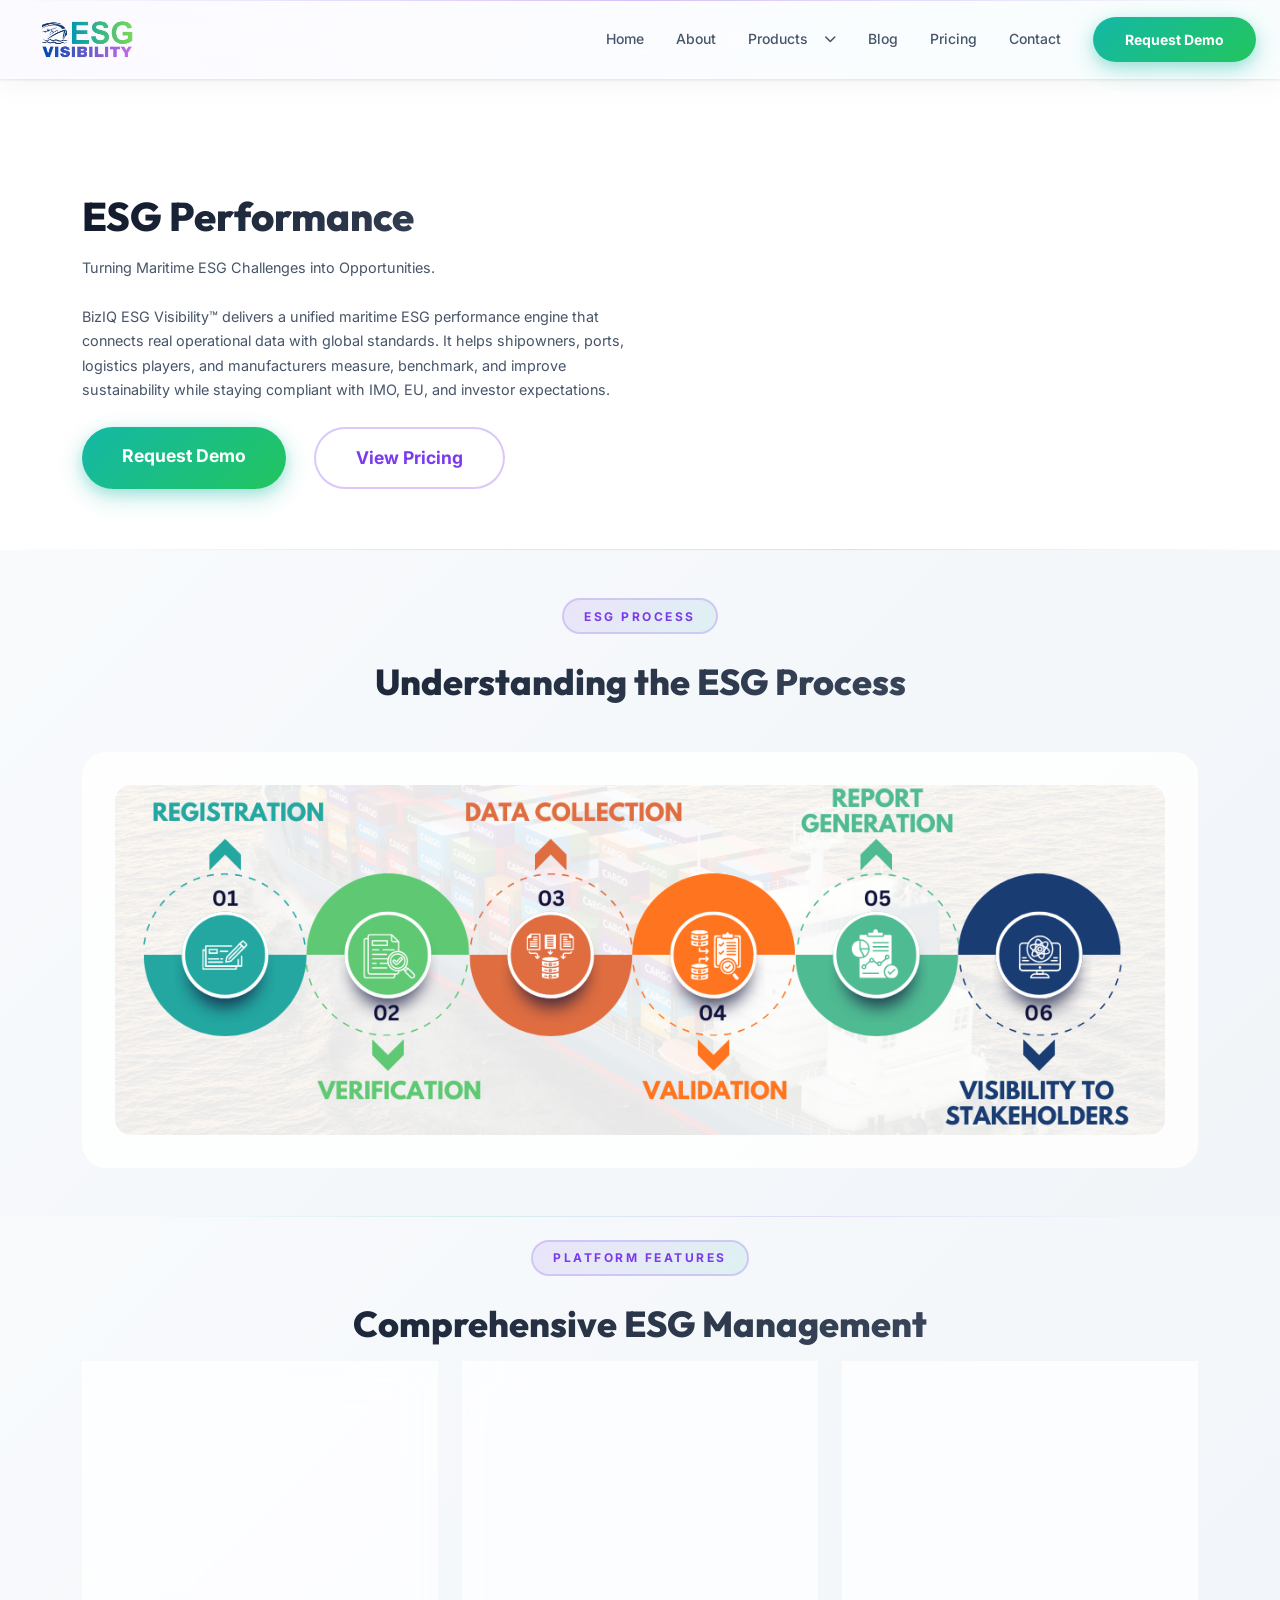
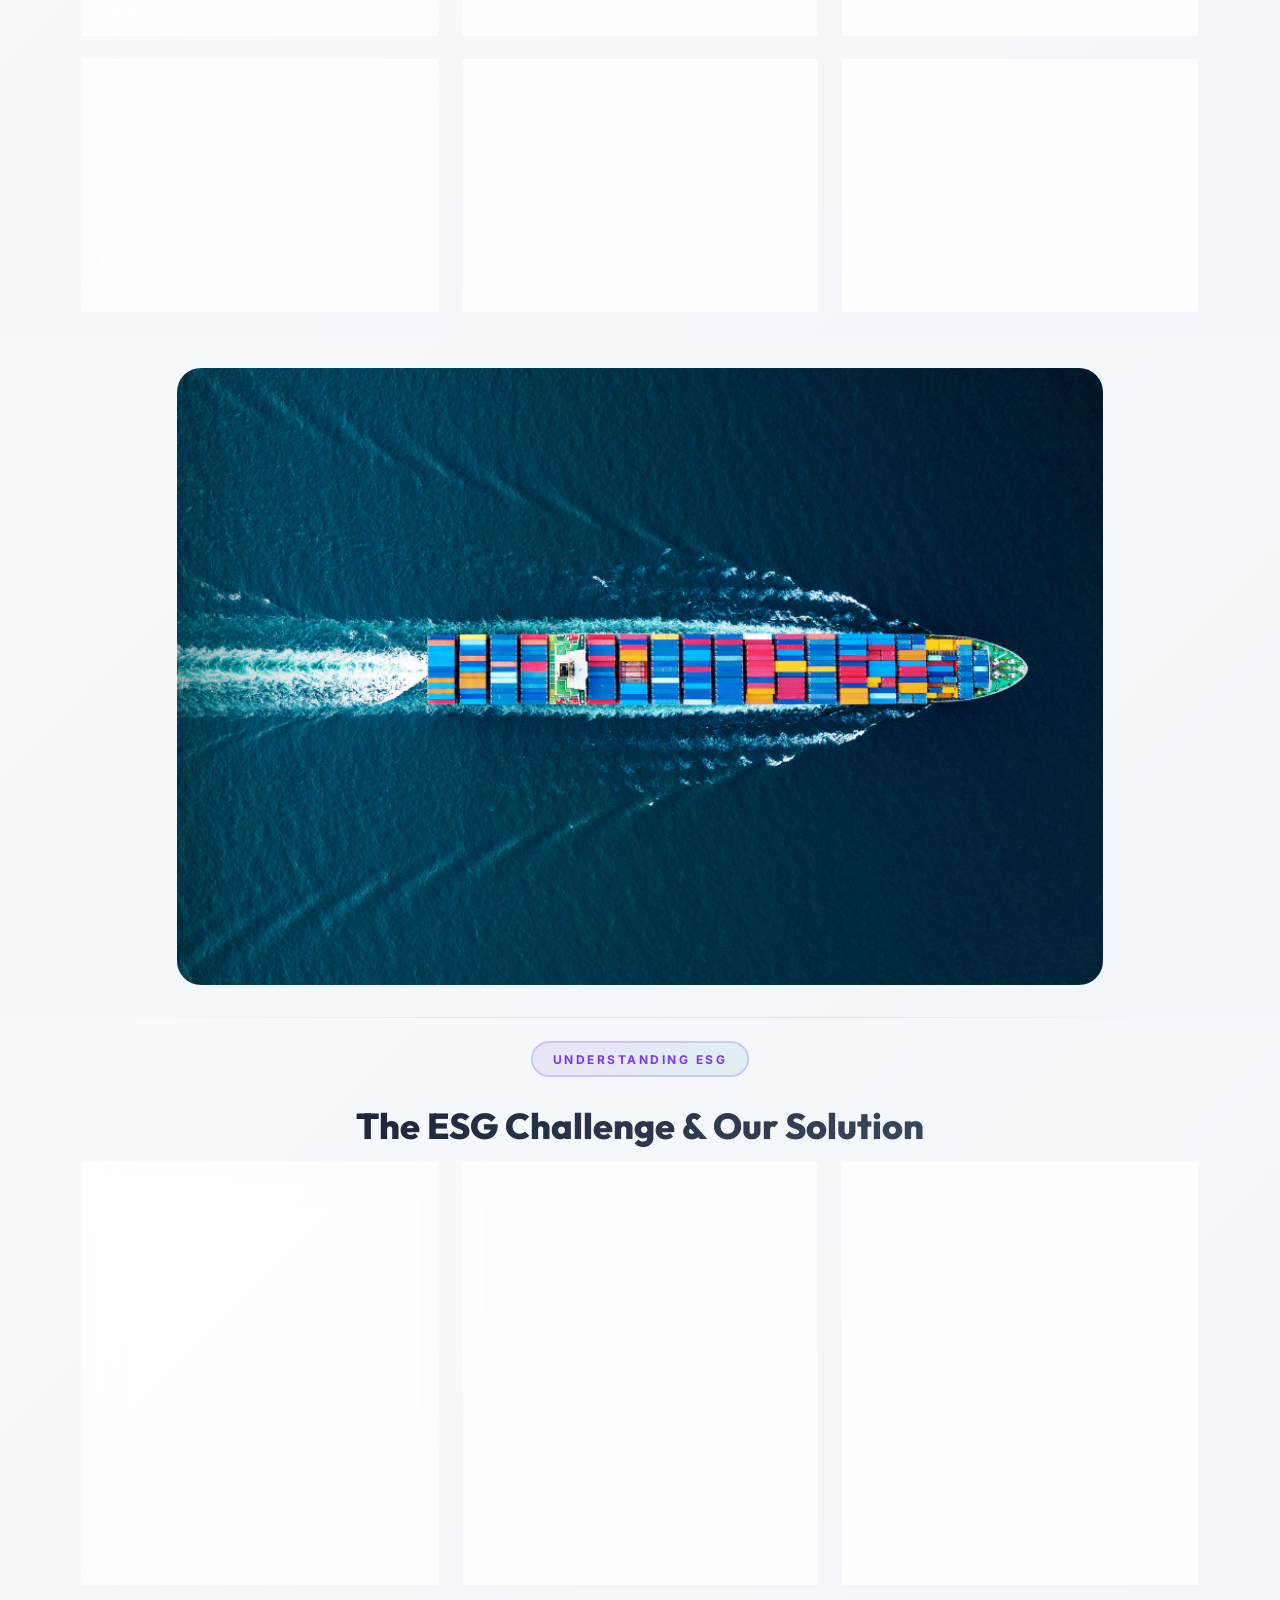
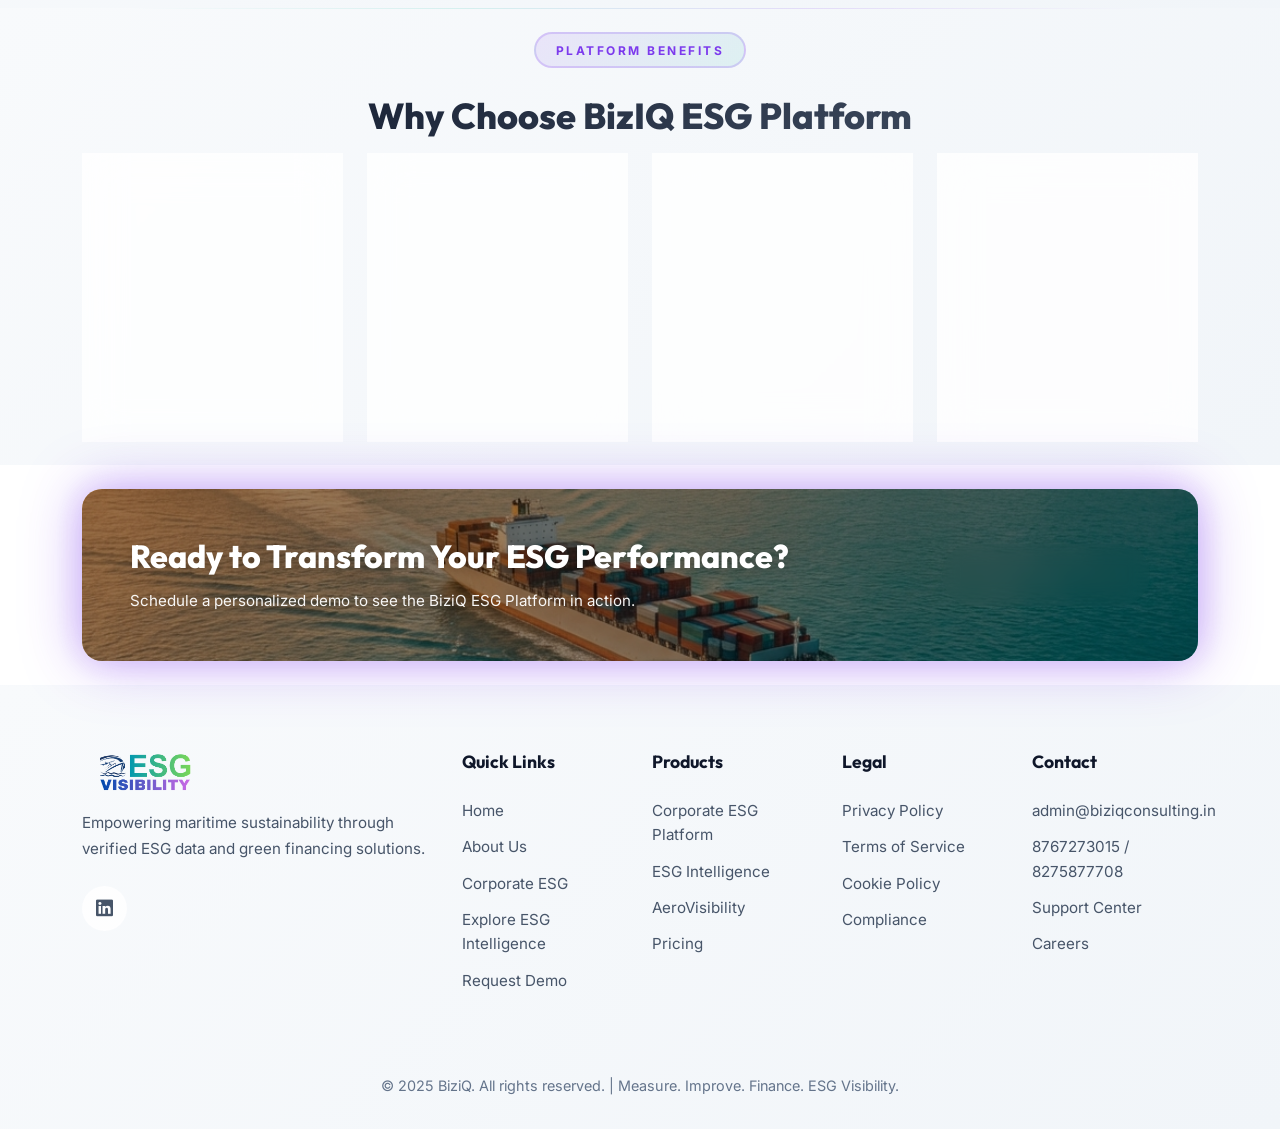
<file: product-esg.html>
<!doctype html>
<html lang="en">

<head>
    <meta charset="UTF-8" />
    <meta name="viewport" content="width=device-width, initial-scale=1.0" />
    <title>
        BiziQ ESG Platform - Maritime ESG Performance & Visibility
    </title>
    <meta name="description"
        content="BiziQ ESG Platform enables comprehensive ESG management for maritime operations with real-time monitoring, automated reporting, and investor-ready insights." />

    <!-- Favicon -->
    <link rel="icon" type="image/x-icon" href="favicon.ico" />
    <link rel="icon" type="image/png" sizes="192x192" href="asset/icon-192x192.png" />
    <link rel="apple-touch-icon" href="asset/icon-192x192.png" />

    <!-- Open Graph -->
    <meta property="og:type" content="website" />
    <meta property="og:title" content="BiziQ ESG Platform - Maritime ESG Performance & Visibility" />
    <meta property="og:description"
        content="BiziQ ESG Platform enables comprehensive ESG management for maritime operations with real-time monitoring, automated reporting, and investor-ready insights." />
    <meta property="og:image" content="asset/eVISIBILITY-log.png" />
    <meta property="og:site_name" content="BiziQ " />

    <!-- Bootstrap CSS -->
    <link href="https://cdn.jsdelivr.net/npm/bootstrap@5.3.2/dist/css/bootstrap.min.css" rel="stylesheet" />

    <!-- Google Fonts -->
    <link
        href="https://fonts.googleapis.com/css2?family=Inter:wght@300;400;500;600;700;800&family=Outfit:wght@400;500;600;700;800&display=swap"
        rel="stylesheet" />

    <!-- Font Awesome -->
    <link rel="stylesheet" href="https://cdnjs.cloudflare.com/ajax/libs/font-awesome/6.4.2/css/all.min.css" />

    <!-- Custom CSS -->
    <link rel="stylesheet" href="styles.css" />
</head>

<body>
    <!-- Header Placeholder -->

    <div id="header-placeholder"></div>

    <!-- Product Hero -->
    <section class="product-hero">
        <div class="container">
            <div class="row align-items-center">
                <div class="col-lg-6">
                    <h1 class="product-hero-title">ESG Performance</h1>
                    <p class="product-hero-subtitle">
                        Turning Maritime ESG Challenges into
                        Opportunities.<br /><br />
                        BizIQ ESG Visibility™ delivers a unified maritime ESG
                        performance engine that connects real operational
                        data with global standards. It helps shipowners,
                        ports, logistics players, and manufacturers measure,
                        benchmark, and improve sustainability while staying
                        compliant with IMO, EU, and investor expectations.
                    </p>
                    <div class="product-hero-cta mt-4">
                        <a href="contact.html#demo" class="btn btn-primary btn-lg me-3">Request Demo</a>
                        <a href="pricing.html" class="btn btn-outline-light btn-lg">View Pricing</a>
                    </div>
                </div>
                <div class="col-lg-6 py-2">
                    <div class="ratio ratio-16x9">
                        <iframe src="https://www.youtube-nocookie.com/embed/tUW_liDCXTU?rel=0&modestbranding=1"
                            title="ESG Visibility" frameborder="0"
                            allow="accelerometer; autoplay; clipboard-write; encrypted-media; gyroscope; picture-in-picture; web-share"
                            allowfullscreen class="rounded" loading="lazy"></iframe>
                    </div>
                </div>
            </div>
        </div>
    </section>


    <!-- Image -->
    <section class="infographic-section py-5">
        <div class="container">
            <div class="text-center mb-5" data-aos="fade-up">
                <div class="section-label">ESG Process</div>
                <h2 class="section-title">
                    Understanding the ESG Process
                </h2>
            </div>

            <div class="row g-4">
                <!-- Infographic 1: ESG Scoring Flow -->
                <div class="col-lg-12" data-aos="fade-right" data-aos-delay="100">
                    <div class="infographic-card">

                        <div class="process-banner-esg">
                            <img src="asset/process/test.png" alt="Corporate ESG Process" />
                        </div>
                    </div>
                </div>
            </div>


        </div>
        </div>
    </section>

    <!-- Key Features -->
    <section class="features-section py-4">
        <div class="container">
            <div class="text-center mb-3">
                <div class="section-label">Platform Features</div>
                <h2 class="section-title">Comprehensive ESG Management</h2>
            </div>

            <div class="row g-4">
                <div class="col-lg-4 col-md-6">
                    <div class="feature-card">
                        <div class="feature-icon icon-teal">
                            <i class="fas fa-globe" style="font-size: 1.5rem"></i>
                        </div>
                        <h4 class="feature-title">
                            Global Competitiveness Radar
                        </h4>
                        <p class="feature-description">
                            Benchmark ESG performance against global
                            leaders, regional competitors, and best-in-class
                            ports to understand true international standing.
                        </p>
                    </div>
                </div>

                <div class="col-lg-4 col-md-6">
                    <div class="feature-card">
                        <div class="feature-icon icon-purple">
                            <i class="fas fa-flag" style="font-size: 1.5rem"></i>
                        </div>
                        <h4 class="feature-title">
                            National Policy & Green Port Alignment
                        </h4>
                        <p class="feature-description">
                            Track alignment with Harit Sagar, Maritime India
                            Vision 2030, and national decarbonisation goals
                            to support incentives, PPPs, and approvals.
                        </p>
                    </div>
                </div>

                <div class="col-lg-4 col-md-6">
                    <div class="feature-card">
                        <div class="feature-icon icon-blue">
                            <i class="fas fa-shield-alt" style="font-size: 1.5rem"></i>
                        </div>
                        <h4 class="feature-title">
                            Safety, Security & Resilience Intelligence
                        </h4>
                        <p class="feature-description">
                            Monitor safety performance, operational risks,
                            cyber readiness, and climate resilience
                            indicators across port and maritime operations.
                        </p>
                    </div>
                </div>

                <div class="col-lg-4 col-md-6">
                    <div class="feature-card">
                        <div class="feature-icon icon-orange">
                            <i class="fas fa-coins" style="font-size: 1.5rem"></i>
                        </div>
                        <h4 class="feature-title">
                            ESG to Finance Readiness Scoring
                        </h4>
                        <p class="feature-description">
                            Translate ESG performance into finance-ready
                            insights supporting green loans,
                            sustainability-linked funding, and
                            infrastructure investment decisions.
                        </p>
                    </div>
                </div>

                <div class="col-lg-4 col-md-6">
                    <div class="feature-card">
                        <div class="feature-icon icon-pink">
                            <i class="fas fa-link" style="font-size: 1.5rem"></i>
                        </div>
                        <h4 class="feature-title">
                            Supply Chain ESG Visibility
                        </h4>
                        <p class="feature-description">
                            Understand how ESG performance impacts cargo
                            owner preference, global supply chain
                            positioning, and compliance with shipper and
                            logistics partners.
                        </p>
                    </div>
                </div>

                <div class="col-lg-4 col-md-6">
                    <div class="feature-card">
                        <div class="feature-icon icon-indigo">
                            <i class="fas fa-bell" style="font-size: 1.5rem"></i>
                        </div>
                        <h4 class="feature-title">
                            Regulatory Risk & Early-Warning System
                        </h4>
                        <p class="feature-description">
                            Stay ahead of EU ETS, FuelEU, IMO CII/EEXI,
                            CSRD, and BRSR changes with proactive compliance
                            visibility and risk alerts.
                        </p>
                    </div>
                </div>
            </div>
        </div>
    </section>



    <section class="blog-post-image">
        <div class="container">
            <div class="row justify-content-center">
                <div class="col-lg-10">
                    <img src="asset/10.png" alt="Featured Image" class="img-fluid post-featured-image" />
                </div>
            </div>
        </div>
    </section>


    <!-- Context Section: Why It Matters & Challenges -->
    <section class="why-matters-section py-4">
        <div class="container">
            <div class="text-center mb-3">
                <div class="section-label">Understanding ESG</div>
                <h2 class="section-title">
                    The ESG Challenge & Our Solution
                </h2>
            </div>

            <div class="row g-4">
                <!-- Why It Matters -->
                <div class="col-lg-4">
                    <div class="why-card">
                        <div class="why-icon-wrapper">
                            <div class="why-icon gradient-purple-blue">
                                <i class="fas fa-crosshairs"></i>
                            </div>
                        </div>
                        <h3 class="why-title">Why It Matters</h3>
                        <p class="why-description">
                            Maritime stakeholders—charterers, financiers,
                            regulators, and cargo owners—now demand
                            transparent and credible ESG performance. Your
                            ESG readiness directly affects tenders,
                            financing, compliance, and long-term
                            competitiveness.
                        </p>
                        <div class="why-highlight">
                            <i class="fas fa-check-circle"></i>
                            <span>Critical for Business Success</span>
                        </div>
                    </div>
                </div>

                <!-- Why It's Challenging -->
                <div class="col-lg-4">
                    <div class="why-card">
                        <div class="why-icon-wrapper">
                            <div class="why-icon gradient-orange-red">
                                <i class="fas fa-triangle-exclamation"></i>
                            </div>
                        </div>
                        <h3 class="why-title">Why It's Challenging</h3>
                        <p class="why-description">
                            Most organisations struggle with scattered data,
                            manual Excel workflows, unclear standards, and
                            increasing regulatory pressure from IMO, EU ETS,
                            Cargo Owners, and Port Authorities. Without
                            unified ESG intelligence, compliance becomes
                            costly and slow.
                        </p>
                        <div class="why-highlight">
                            <i class="fas fa-times-circle"></i>
                            <span>Complex & Time-Consuming</span>
                        </div>
                    </div>
                </div>

                <!-- How We Help You -->
                <div class="col-lg-4">
                    <div class="why-card">
                        <div class="why-icon-wrapper">
                            <div class="why-icon gradient-green-teal">
                                <i class="fas fa-rocket"></i>
                            </div>
                        </div>
                        <h3 class="why-title">How We Help You</h3>
                        <p class="why-description">
                            BizIQ ESG Visibility™ turns complex emissions and
                            ESG requirements into simple scores, benchmarks,
                            and improvement roadmaps. With automated
                            reporting, AI predictions, compliance-ready
                            dashboards, and real-time insights, we help you
                            reduce risk, win tenders, unlock green finance,
                            and demonstrate leadership with confidence.
                        </p>
                        <div class="why-highlight">
                            <i class="fas fa-check-circle"></i>
                            <span>Your Complete Solution</span>
                        </div>
                    </div>
                </div>
            </div>
        </div>
    </section>

    <!-- Benefits Section -->
    <section class="benefits-section py-4">
        <div class="container">
            <div class="text-center mb-3">
                <div class="section-label">Platform Benefits</div>
                <h2 class="section-title">Why Choose BizIQ ESG Platform</h2>
            </div>

            <div class="row g-4">
                <div class="col-lg-3 col-md-6">
                    <div class="benefit-card">
                        <div class="benefit-number">01</div>
                        <h4 class="benefit-title">
                            Unified Maritime ESG Intelligence
                        </h4>
                        <p class="benefit-description">
                            One platform connecting vessels, ports,
                            logistics, and equipment for complete, real-time
                            ESG visibility.
                        </p>
                    </div>
                </div>

                <div class="col-lg-3 col-md-6">
                    <div class="benefit-card">
                        <div class="benefit-number">02</div>
                        <h4 class="benefit-title">
                            Compliance Made Effortless
                        </h4>
                        <p class="benefit-description">
                            Automatic alignment with IMO, EU ETS, CII, GRI,
                            SASB, and global frameworks—no manual work.
                        </p>
                    </div>
                </div>

                <div class="col-lg-3 col-md-6">
                    <div class="benefit-card">
                        <div class="benefit-number">03</div>
                        <h4 class="benefit-title">
                            Actionable Insights, Not Just Scores
                        </h4>
                        <p class="benefit-description">
                            Clear benchmarks, predictions, and improvement
                            roadmaps that teams can apply instantly.
                        </p>
                    </div>
                </div>

                <div class="col-lg-3 col-md-6">
                    <div class="benefit-card">
                        <div class="benefit-number">04</div>
                        <h4 class="benefit-title">Drive Growth & Trust</h4>
                        <p class="benefit-description">
                            Win tenders, access green finance, and showcase
                            verified ESG performance to investors and
                            partners.
                        </p>
                    </div>
                </div>
            </div>
        </div>
    </section>

    <!-- CTA Section -->
    <section class="cta-section py-4">
        <div class="container">
            <div class="cta-container">
                <div class="row align-items-center">
                    <div class="col-lg-8">
                        <h2 class="cta-title">
                            Ready to Transform Your ESG Performance?
                        </h2>
                        <p class="cta-description">
                            Schedule a personalized demo to see the BiziQ
                            ESG Platform in action.
                        </p>
                    </div>
                    <div class="col-lg-4 text-lg-end">
                        <a href="contact.html#demo" class="btn btn-light btn-lg">Request Demo</a>
                    </div>
                </div>
            </div>
        </div>
    </section>

    <!-- Footer Placeholder -->

    <div id="footer-placeholder"></div>

    <!-- Bootstrap JS -->
    <script src="https://cdn.jsdelivr.net/npm/bootstrap@5.3.2/dist/js/bootstrap.bundle.min.js"></script>

    <!-- Custom JS -->
    <script src="components/loader.js"></script>

    <!-- Custom JS -->
    <script src="script.js"></script>
</body>

</html>
</file>
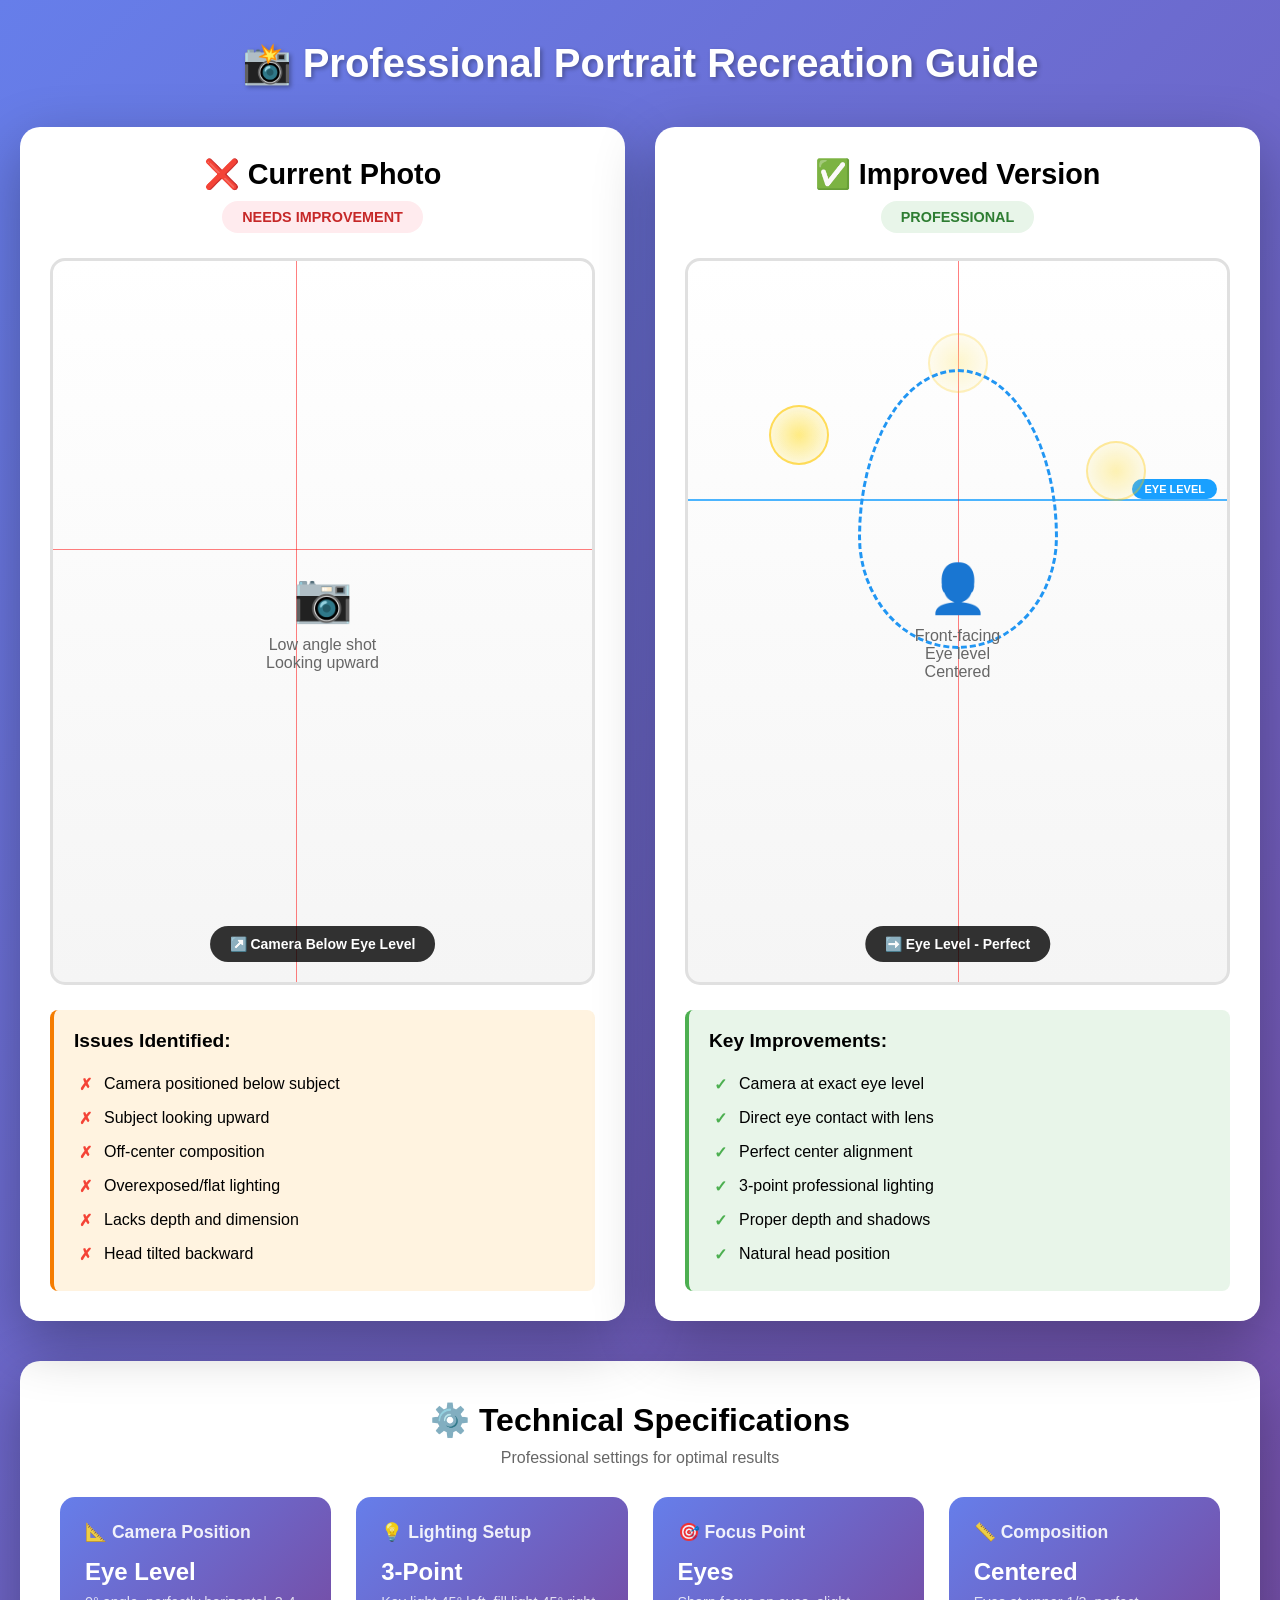
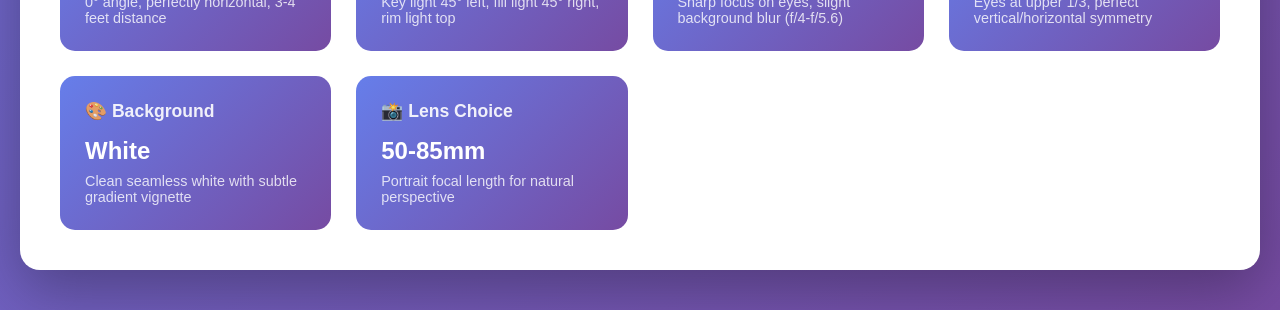
<file: asset/portrait-guide.html>
<!doctype html>
<html lang="en">
  <head>
    <meta charset="UTF-8" />
    <meta name="viewport" content="width=device-width, initial-scale=1.0" />
    <title>Professional Portrait Guide - Suresh Choudhary</title>
    <style>
      * {
        margin: 0;
        padding: 0;
        box-sizing: border-box;
      }

      body {
        font-family: "Segoe UI", Tahoma, Geneva, Verdana, sans-serif;
        background: linear-gradient(135deg, #667eea 0%, #764ba2 100%);
        padding: 40px 20px;
        min-height: 100vh;
      }

      .container {
        max-width: 1400px;
        margin: 0 auto;
      }

      h1 {
        text-align: center;
        color: white;
        margin-bottom: 40px;
        font-size: 2.5em;
        text-shadow: 2px 2px 4px rgba(0, 0, 0, 0.3);
      }

      .comparison-grid {
        display: grid;
        grid-template-columns: 1fr 1fr;
        gap: 30px;
        margin-bottom: 40px;
      }

      .portrait-card {
        background: white;
        border-radius: 20px;
        padding: 30px;
        box-shadow: 0 20px 60px rgba(0, 0, 0, 0.3);
      }

      .portrait-header {
        text-align: center;
        margin-bottom: 25px;
      }

      .portrait-header h2 {
        font-size: 1.8em;
        margin-bottom: 10px;
      }

      .status-badge {
        display: inline-block;
        padding: 8px 20px;
        border-radius: 20px;
        font-weight: bold;
        font-size: 0.9em;
      }

      .status-before {
        background: #ffebee;
        color: #c62828;
      }

      .status-after {
        background: #e8f5e9;
        color: #2e7d32;
      }

      .portrait-frame {
        width: 100%;
        aspect-ratio: 3/4;
        background: linear-gradient(180deg, #ffffff 0%, #f5f5f5 100%);
        border-radius: 15px;
        position: relative;
        overflow: hidden;
        margin-bottom: 25px;
        border: 3px solid #e0e0e0;
      }

      .guide-lines {
        position: absolute;
        width: 100%;
        height: 100%;
        pointer-events: none;
      }

      .horizontal-line {
        position: absolute;
        width: 100%;
        height: 1px;
        background: rgba(255, 0, 0, 0.5);
        left: 0;
      }

      .vertical-line {
        position: absolute;
        height: 100%;
        width: 1px;
        background: rgba(255, 0, 0, 0.5);
        top: 0;
      }

      .eye-level {
        top: 33%;
        background: rgba(0, 150, 255, 0.7);
        height: 2px;
      }

      .eye-level::after {
        content: "EYE LEVEL";
        position: absolute;
        right: 10px;
        top: -20px;
        background: rgba(0, 150, 255, 0.9);
        color: white;
        padding: 4px 12px;
        border-radius: 12px;
        font-size: 11px;
        font-weight: bold;
      }

      .center-vertical {
        left: 50%;
      }

      .lighting-indicator {
        position: absolute;
        width: 60px;
        height: 60px;
        border-radius: 50%;
        background: radial-gradient(
          circle,
          rgba(255, 230, 100, 0.8),
          transparent
        );
        border: 2px solid rgba(255, 200, 0, 0.6);
      }

      .key-light {
        top: 20%;
        left: 15%;
      }

      .fill-light {
        top: 25%;
        right: 15%;
        opacity: 0.6;
      }

      .rim-light {
        top: 10%;
        left: 50%;
        transform: translateX(-50%);
        opacity: 0.4;
      }

      .portrait-placeholder {
        position: absolute;
        top: 50%;
        left: 50%;
        transform: translate(-50%, -50%);
        text-align: center;
        color: #666;
      }

      .portrait-placeholder img {
        width: 90%;
        height: auto;
        border-radius: 10px;
      }

      .face-outline {
        position: absolute;
        width: 200px;
        height: 280px;
        border: 3px dashed #2196f3;
        border-radius: 50% 50% 50% 50% / 60% 60% 40% 40%;
        top: 15%;
        left: 50%;
        transform: translateX(-50%);
      }

      .angle-indicator {
        position: absolute;
        bottom: 20px;
        left: 50%;
        transform: translateX(-50%);
        background: rgba(0, 0, 0, 0.8);
        color: white;
        padding: 10px 20px;
        border-radius: 20px;
        font-size: 14px;
        font-weight: bold;
      }

      .issues-list {
        background: #fff3e0;
        border-left: 4px solid #f57c00;
        padding: 20px;
        border-radius: 8px;
      }

      .improvements-list {
        background: #e8f5e9;
        border-left: 4px solid #4caf50;
        padding: 20px;
        border-radius: 8px;
      }

      .issues-list h3,
      .improvements-list h3 {
        margin-bottom: 15px;
        font-size: 1.2em;
      }

      .issues-list ul,
      .improvements-list ul {
        list-style: none;
        padding-left: 0;
      }

      .issues-list li,
      .improvements-list li {
        padding: 8px 0;
        padding-left: 30px;
        position: relative;
      }

      .issues-list li::before {
        content: "✗";
        position: absolute;
        left: 5px;
        color: #f44336;
        font-weight: bold;
      }

      .improvements-list li::before {
        content: "✓";
        position: absolute;
        left: 5px;
        color: #4caf50;
        font-weight: bold;
      }

      .specifications {
        background: white;
        border-radius: 20px;
        padding: 40px;
        margin-top: 30px;
        box-shadow: 0 20px 60px rgba(0, 0, 0, 0.3);
      }

      .spec-grid {
        display: grid;
        grid-template-columns: repeat(auto-fit, minmax(250px, 1fr));
        gap: 25px;
        margin-top: 25px;
      }

      .spec-card {
        background: linear-gradient(135deg, #667eea 0%, #764ba2 100%);
        padding: 25px;
        border-radius: 15px;
        color: white;
      }

      .spec-card h4 {
        font-size: 1.1em;
        margin-bottom: 15px;
        opacity: 0.9;
      }

      .spec-value {
        font-size: 1.5em;
        font-weight: bold;
        margin-bottom: 8px;
      }

      .spec-description {
        font-size: 0.9em;
        opacity: 0.8;
      }

      @media (max-width: 768px) {
        .comparison-grid {
          grid-template-columns: 1fr;
        }
      }
    </style>
  </head>
  <body>
    <div class="container">
      <h1>📸 Professional Portrait Recreation Guide</h1>

      <div class="comparison-grid">
        <!-- BEFORE Card -->
        <div class="portrait-card">
          <div class="portrait-header">
            <h2>❌ Current Photo</h2>
            <span class="status-badge status-before">NEEDS IMPROVEMENT</span>
          </div>

          <div class="portrait-frame">
            <div class="guide-lines">
              <div class="horizontal-line" style="top: 40%"></div>
              <div class="vertical-line" style="left: 45%"></div>
            </div>
            <div class="angle-indicator">↗️ Camera Below Eye Level</div>
            <div class="portrait-placeholder">
              <p style="font-size: 3em; margin-bottom: 10px">📷</p>
              <p>Low angle shot<br />Looking upward</p>
            </div>
          </div>

          <div class="issues-list">
            <h3>Issues Identified:</h3>
            <ul>
              <li>Camera positioned below subject</li>
              <li>Subject looking upward</li>
              <li>Off-center composition</li>
              <li>Overexposed/flat lighting</li>
              <li>Lacks depth and dimension</li>
              <li>Head tilted backward</li>
            </ul>
          </div>
        </div>

        <!-- AFTER Card -->
        <div class="portrait-card">
          <div class="portrait-header">
            <h2>✅ Improved Version</h2>
            <span class="status-badge status-after">PROFESSIONAL</span>
          </div>

          <div class="portrait-frame">
            <div class="guide-lines">
              <div class="horizontal-line eye-level"></div>
              <div class="vertical-line center-vertical"></div>
              <div class="lighting-indicator key-light"></div>
              <div class="lighting-indicator fill-light"></div>
              <div class="lighting-indicator rim-light"></div>
            </div>
            <div class="face-outline"></div>
            <div class="angle-indicator">➡️ Eye Level - Perfect</div>
            <div class="portrait-placeholder">
              <p style="font-size: 3em; margin-bottom: 10px">👤</p>
              <p>Front-facing<br />Eye level<br />Centered</p>
            </div>
          </div>

          <div class="improvements-list">
            <h3>Key Improvements:</h3>
            <ul>
              <li>Camera at exact eye level</li>
              <li>Direct eye contact with lens</li>
              <li>Perfect center alignment</li>
              <li>3-point professional lighting</li>
              <li>Proper depth and shadows</li>
              <li>Natural head position</li>
            </ul>
          </div>
        </div>
      </div>

      <!-- Technical Specifications -->
      <div class="specifications">
        <h2 style="text-align: center; margin-bottom: 10px; font-size: 2em">
          ⚙️ Technical Specifications
        </h2>
        <p style="text-align: center; color: #666; margin-bottom: 30px">
          Professional settings for optimal results
        </p>

        <div class="spec-grid">
          <div class="spec-card">
            <h4>📐 Camera Position</h4>
            <div class="spec-value">Eye Level</div>
            <div class="spec-description">
              0° angle, perfectly horizontal, 3-4 feet distance
            </div>
          </div>

          <div class="spec-card">
            <h4>💡 Lighting Setup</h4>
            <div class="spec-value">3-Point</div>
            <div class="spec-description">
              Key light 45° left, fill light 45° right, rim light top
            </div>
          </div>

          <div class="spec-card">
            <h4>🎯 Focus Point</h4>
            <div class="spec-value">Eyes</div>
            <div class="spec-description">
              Sharp focus on eyes, slight background blur (f/4-f/5.6)
            </div>
          </div>

          <div class="spec-card">
            <h4>📏 Composition</h4>
            <div class="spec-value">Centered</div>
            <div class="spec-description">
              Eyes at upper 1/3, perfect vertical/horizontal symmetry
            </div>
          </div>

          <div class="spec-card">
            <h4>🎨 Background</h4>
            <div class="spec-value">White</div>
            <div class="spec-description">
              Clean seamless white with subtle gradient vignette
            </div>
          </div>

          <div class="spec-card">
            <h4>📸 Lens Choice</h4>
            <div class="spec-value">50-85mm</div>
            <div class="spec-description">
              Portrait focal length for natural perspective
            </div>
          </div>
        </div>
      </div>
    </div>
  </body>
</html>
</file>
<file: styles.css>
:root {
  /* ===== Enhanced eVISIBILITY Color Palette ===== */
  --evisibility-navy: #1e3a8a;
  --evisibility-teal: #14b8a6;
  --evisibility-green: #22c55e;
  --evisibility-light-green: #84cc16;
  --evisibility-purple-start: #7c3aed;
  --evisibility-purple-end: #c026d3;
  --evisibility-dark: #0f172a;

  /* ===== Modern Accent Colors ===== */
  --accent-cyan: #06b6d4;
  --accent-blue: #3b82f6;
  --accent-indigo: #6366f1;
  --accent-pink: #ec4899;
  --accent-orange: #f97316;
  --accent-amber: #f59e0b;

  /* ===== Base Theme Variables ===== */
  --bg-main: linear-gradient(135deg, #f8fafc 0%, #f1f5f9 100%);
  --bg-secondary: #ffffff;
  --bg-card: rgba(255, 255, 255, 0.8);
  --bg-nav: rgba(255, 255, 255, 0.7);
  --bg-nav-scrolled: rgba(255, 255, 255, 0.95);

  --text-main: #0f172a;
  --text-sec: #475569;
  --text-muted: #64748b;

  --border-color: rgba(148, 163, 184, 0.2);
  --shadow-base: rgba(0, 0, 0, 0.1);
  --glow-color: rgba(124, 58, 237, 0.4);

  /* ===== Functional Variables ===== */
  --primary-color: var(--evisibility-purple-start);
  --primary-dark: #6d28d9;
  --primary-light: var(--evisibility-purple-end);
  --secondary-color: var(--evisibility-navy);
  --accent-color: var(--evisibility-teal);
  --accent-green: var(--evisibility-green);
  --accent-light-green: var(--evisibility-light-green);

  --dark-bg: var(--bg-secondary);
  --darker-bg: var(--bg-main);
  --card-bg: var(--bg-card);

  --text-primary: var(--text-main);
  --text-secondary: var(--text-sec);

  /* ===== Modern Gradients ===== */
  --gradient-1: linear-gradient(135deg, #7c3aed 0%, #c026d3 50%, #ec4899 100%);
  --gradient-2: linear-gradient(135deg, #14b8a6 0%, #22c55e 50%, #84cc16 100%);
  --gradient-3: linear-gradient(135deg, #06b6d4 0%, #3b82f6 50%, #6366f1 100%);
  --gradient-purple: linear-gradient(
    120deg,
    #7c3aed 0%,
    #a855f7 50%,
    #c026d3 100%
  );
  --gradient-esg: linear-gradient(
    120deg,
    #14b8a6 0%,
    #22c55e 33%,
    #84cc16 66%,
    #f59e0b 100%
  );
  --gradient-ocean: linear-gradient(
    135deg,
    #0ea5e9 0%,
    #06b6d4 50%,
    #14b8a6 100%
  );
  --gradient-sunset: linear-gradient(
    135deg,
    #f97316 0%,
    #ec4899 50%,
    #c026d3 100%
  );

  /* ===== Glassmorphism ===== */
  --glass-bg: rgba(255, 255, 255, 0.1);
  --glass-border: rgba(255, 255, 255, 0.2);
  --glass-shadow: 0 8px 32px 0 rgba(31, 38, 135, 0.15);

  /* ===== Enhanced Shadows ===== */
  --shadow-sm: 0 2px 8px rgba(0, 0, 0, 0.04);
  --shadow-md: 0 4px 20px rgba(0, 0, 0, 0.08), 0 2px 8px rgba(0, 0, 0, 0.04);
  --shadow-lg: 0 20px 40px rgba(0, 0, 0, 0.1), 0 8px 16px rgba(0, 0, 0, 0.06);
  --shadow-xl: 0 25px 50px rgba(0, 0, 0, 0.15), 0 10px 20px rgba(0, 0, 0, 0.08);
  --shadow-glow: 0 0 60px var(--glow-color), 0 0 30px rgba(124, 58, 237, 0.2);
  --shadow-glow-green:
    0 0 60px rgba(34, 197, 94, 0.4), 0 0 30px rgba(34, 197, 94, 0.2);
  --shadow-glow-blue:
    0 0 60px rgba(59, 130, 246, 0.4), 0 0 30px rgba(59, 130, 246, 0.2);

  /* ===== Animation Variables ===== */
  --transition-fast: 0.2s cubic-bezier(0.4, 0, 0.2, 1);
  --transition-base: 0.3s cubic-bezier(0.4, 0, 0.2, 1);
  --transition-slow: 0.5s cubic-bezier(0.4, 0, 0.2, 1);
  --transition-bounce: 0.6s cubic-bezier(0.68, -0.55, 0.265, 1.55);
}

/* ===== Global Styles ===== */
* {
  margin: 0;
  padding: 0;
  box-sizing: border-box;
}

body {
  font-family: "Inter", sans-serif;
  background: #f8fafc;
  background-image:
    radial-gradient(at 0% 0%, rgba(124, 58, 237, 0.05) 0px, transparent 50%),
    radial-gradient(at 100% 0%, rgba(20, 184, 166, 0.05) 0px, transparent 50%),
    radial-gradient(at 100% 100%, rgba(34, 197, 94, 0.05) 0px, transparent 50%),
    radial-gradient(at 0% 100%, rgba(59, 130, 246, 0.05) 0px, transparent 50%);
  color: var(--text-primary);
  overflow-x: hidden;
  line-height: 1.6;
  position: relative;
  transition:
    background-color var(--transition-slow),
    color var(--transition-base);
}

/* Animated background pattern */
body::before {
  content: "";
  position: fixed;
  top: 0;
  left: 0;
  width: 100%;
  height: 100%;
  background-image: repeating-linear-gradient(
    45deg,
    transparent,
    transparent 35px,
    rgba(124, 58, 237, 0.02) 35px,
    rgba(124, 58, 237, 0.02) 70px
  );
  pointer-events: none;
  z-index: 0;
  opacity: 0.5;
}

/* Smooth transitions for theme changes */
*,
*::before,
*::after {
  transition:
    background-color var(--transition-base),
    color var(--transition-base),
    border-color var(--transition-base),
    box-shadow var(--transition-base),
    transform var(--transition-base);
}

/* ===== Standardized Typography System ===== */
/* Base font size: 14px for body text */
body {
  font-size: 0.875rem; /* 14px */
}

/* Paragraph and body text */
p {
  font-size: 0.875rem; /* 14px */
  line-height: 1.6;
  margin-bottom: 1rem;
}

/* Small text (captions, labels, badges) */
small,
.text-small {
  font-size: 0.75rem; /* 12px */
  line-height: 1.5;
}

/* Headings */
h1 {
  font-size: 3rem; /* 48px - Hero titles */
  font-family: "Outfit", sans-serif;
  font-weight: 800;
  line-height: 1.2;
}

h2 {
  font-size: 2.5rem; /* 40px - Section titles */
  font-family: "Outfit", sans-serif;
  font-weight: 800;
  line-height: 1.2;
}

h3 {
  font-size: 1.375rem; /* 22px - Subsection titles */
  font-family: "Outfit", sans-serif;
  font-weight: 700;
  line-height: 1.3;
}

h4 {
  font-size: 1.25rem; /* 20px - Card titles */
  font-family: "Outfit", sans-serif;
  font-weight: 700;
  line-height: 1.4;
}

h5 {
  font-size: 1rem; /* 16px */
  font-family: "Outfit", sans-serif;
  font-weight: 600;
  line-height: 1.4;
}

h6 {
  font-size: 0.875rem; /* 14px */
  font-family: "Outfit", sans-serif;
  font-weight: 600;
  line-height: 1.4;
}

/* Legacy heading styles for compatibility */
h1,
h2,
h3,
h4,
h5,
h6 {
  font-family: "Outfit", sans-serif;
}

a {
  text-decoration: none;
  transition: all 0.3s ease;
}

/* ===== Smooth Scrolling ===== */
html {
  scroll-behavior: smooth;
}

/* ===== Header & Navigation ===== */
.navbar {
  background: rgba(255, 255, 255, 0.7);
  backdrop-filter: blur(20px) saturate(180%);
  -webkit-backdrop-filter: blur(20px) saturate(180%);
  padding: 0.75rem 0;
  transition: all var(--transition-base);
  box-shadow:
    0 4px 30px rgba(0, 0, 0, 0.05),
    0 1px 3px rgba(0, 0, 0, 0.1),
    inset 0 -1px 0 rgba(255, 255, 255, 0.5);
  border-bottom: 1px solid rgba(255, 255, 255, 0.3);
  position: relative;
  z-index: 1000;
}

.navbar::before {
  content: "";
  position: absolute;
  top: 0;
  left: 0;
  right: 0;
  height: 1px;
  background: linear-gradient(
    90deg,
    transparent 0%,
    rgba(124, 58, 237, 0.3) 50%,
    transparent 100%
  );
}

.navbar.scrolled {
  background: rgba(255, 255, 255, 0.95);
  backdrop-filter: blur(25px) saturate(200%);
  -webkit-backdrop-filter: blur(25px) saturate(200%);
  padding: 0.5rem 0;
  box-shadow:
    0 8px 40px rgba(0, 0, 0, 0.08),
    0 2px 8px rgba(0, 0, 0, 0.06);
}

.logo-container {
  display: flex;
  align-items: center;
  gap: 0.75rem;
  font-size: 1.5rem;
  font-weight: 800;
  color: var(--text-primary);
}

.logo-container i {
  color: var(--primary-color);
  font-size: 2rem;
  animation: float 3s ease-in-out infinite;
}

@keyframes float {
  0%,
  100% {
    transform: translateY(0);
  }
  50% {
    transform: translateY(-5px);
  }
}

.logo-text {
  background: var(--gradient-2);
  -webkit-background-clip: text;
  -webkit-text-fill-color: transparent;
  background-clip: text;
}

.logo-image {
  height: 44px;
  width: auto;
  object-fit: contain;
  display: block;
}

/* Responsive logo sizing */
@media (max-width: 768px) {
  .logo-image {
    height: 36px;
  }
}

.nav-link {
  color: var(--text-secondary) !important;
  font-weight: 500;
  padding: 0.5rem 1rem !important;
  position: relative;
  transition: all 0.3s ease;
}

.nav-link:hover {
  color: var(--text-primary) !important;
}

/* Active link styling - same as hover */
.nav-link.active {
  color: var(--text-primary) !important;
}

.nav-link:not(.dropdown-toggle)::after {
  content: "";
  position: absolute;
  bottom: 0;
  left: 50%;
  width: 0;
  height: 2px;
  background: var(--gradient-2);
  transition: all 0.3s ease;
  transform: translateX(-50%);
}

.nav-link:not(.dropdown-toggle):hover::after,
.nav-link:not(.dropdown-toggle).active::after {
  width: 80%;
}

/* Dropdown toggle gets underline on hover and active */
.nav-link.dropdown-toggle::before {
  content: "";
  position: absolute;
  bottom: 0;
  left: 50%;
  width: 0;
  height: 2px;
  background: var(--gradient-2);
  transition: all 0.3s ease;
  transform: translateX(-50%);
}

.nav-link.dropdown-toggle:hover::before,
.nav-link.dropdown-toggle.active::before {
  width: 80%;
}

/* Remove Bootstrap's default arrow */
.nav-link.dropdown-toggle::after {
  display: none !important;
}

/* Dropdown toggle styling - simplified without Bootstrap arrow */
.dropdown-toggle {
  display: inline-flex !important;
  align-items: center;
  gap: 0.5rem;
}

/* Custom SVG dropdown icon styling */
.dropdown-icon {
  margin-left: 0.5rem;
  font-size: 0.75rem;
  transition: transform 0.3s ease;
  display: inline-block;
}

/* Rotate icon when dropdown is open */
.dropdown-toggle[aria-expanded="true"] .dropdown-icon {
  transform: rotate(180deg);
}

.dropdown-menu {
  background: var(--bg-nav-scrolled);
  backdrop-filter: blur(20px);
  border: 1px solid rgba(255, 255, 255, 0.1);
  box-shadow: var(--shadow-lg);
  margin-top: 0.5rem;
}

.dropdown-item {
  color: var(--text-secondary);
  padding: 0.75rem 1.5rem;
  transition: all 0.3s ease;
}

.dropdown-item:hover {
  background: rgba(0, 102, 255, 0.1);
  color: var(--text-primary);
}

.btn-outline-light {
  border: 2px solid rgba(255, 255, 255, 0.4);
  color: #ffffff;
  font-weight: 600;
  padding: 0.75rem 2rem;
  border-radius: 50px;
  transition: all var(--transition-base);
  background: rgba(255, 255, 255, 0.1);
  backdrop-filter: blur(10px);
  position: relative;
  overflow: hidden;
}

.btn-outline-light::before {
  content: "";
  position: absolute;
  top: 50%;
  left: 50%;
  width: 0;
  height: 0;
  border-radius: 50%;
  background: rgba(255, 255, 255, 0.3);
  transform: translate(-50%, -50%);
  transition:
    width var(--transition-slow),
    height var(--transition-slow);
}

.btn-outline-light:hover {
  background: rgba(255, 255, 255, 0.95);
  color: var(--primary-color);
  border-color: rgba(255, 255, 255, 0.8);
  transform: translateY(-3px);
  box-shadow:
    0 10px 30px rgba(0, 0, 0, 0.15),
    0 4px 12px rgba(0, 0, 0, 0.1);
}

.btn-outline-light:hover::before {
  width: 300px;
  height: 300px;
}

.btn-primary {
  background: linear-gradient(135deg, #14b8a6 0%, #22c55e 50%, #84cc16 100%);
  background-size: 200% 200%;
  border: none;
  color: white;
  font-weight: 700;
  padding: 0.75rem 2rem;
  border-radius: 50px;
  transition: all var(--transition-base);
  box-shadow:
    0 8px 25px rgba(20, 184, 166, 0.3),
    0 4px 12px rgba(20, 184, 166, 0.2);
  position: relative;
  overflow: hidden;
}

.btn-primary::before {
  content: "";
  position: absolute;
  top: 0;
  left: -100%;
  width: 100%;
  height: 100%;
  background: linear-gradient(
    90deg,
    transparent,
    rgba(255, 255, 255, 0.3),
    transparent
  );
  transition: left 0.5s ease;
}

.btn-primary:hover {
  transform: translateY(-3px) scale(1.02);
  background-position: 100% 0;
  box-shadow:
    0 12px 35px rgba(20, 184, 166, 0.4),
    0 6px 16px rgba(20, 184, 166, 0.3),
    0 0 30px rgba(20, 184, 166, 0.2);
  animation: gradient-shift 3s ease infinite;
}

.btn-primary:hover::before {
  left: 100%;
}

@keyframes gradient-shift {
  0%,
  100% {
    background-position: 0% 50%;
  }
  50% {
    background-position: 100% 50%;
  }
}

.btn-lg {
  padding: 1rem 2.5rem;
  font-size: 1.1rem;
  font-weight: 700;
}

.btn-light {
  background: rgba(255, 255, 255, 0.95);
  backdrop-filter: blur(10px);
  color: var(--primary-color);
  font-weight: 700;
  border: 2px solid rgba(255, 255, 255, 0.5);
  transition: all var(--transition-base);
  box-shadow:
    0 4px 20px rgba(255, 255, 255, 0.3),
    0 2px 8px rgba(255, 255, 255, 0.2);
}

.btn-light:hover {
  background: white;
  transform: translateY(-3px) scale(1.02);
  box-shadow:
    0 12px 35px rgba(255, 255, 255, 0.5),
    0 6px 16px rgba(255, 255, 255, 0.3);
  border-color: white;
}

/* ===== Navbar Toggler & Mobile Menu ===== */
.navbar-toggler {
  border: none;
  padding: 0.5rem;
  outline: none;
  box-shadow: none;
}

.navbar-toggler-icon {
  background-image: url("data:image/svg+xml,%3csvg xmlns='http://www.w3.org/2000/svg' viewBox='0 0 30 30'%3e%3cpath stroke='rgba(15, 23, 42, 0.8)' stroke-linecap='round' stroke-miterlimit='10' stroke-width='2' d='M4 7h22M4 15h22M4 23h22'/%3e%3c/svg%3e") !important;
}

.navbar-toggler:focus {
  outline: none;
  box-shadow: none;
  border: none;
}

.navbar-toggler:active,
.navbar-toggler:focus:active {
  outline: none;
  box-shadow: none;
}

/* Mobile menu alignment */
@media (max-width: 991px) {
  .navbar-collapse {
    text-align: left;
    margin-top: 1rem;
    padding: 1rem 0;
  }

  .navbar-nav {
    align-items: flex-start !important;
  }

  .nav-item {
    width: 100%;
    margin-bottom: 0.5rem;
  }

  .nav-link {
    padding: 0.75rem 0 !important;
  }

  .dropdown-menu {
    border: none;
    background: transparent;
    box-shadow: none;
    padding-left: 1rem;
  }

  .dropdown-item {
    padding: 0.5rem 0;
  }
}

/* ===== Hero Section ===== */
.hero-section {
  position: relative;
  min-height: 100vh;
  display: flex;
  align-items: center;
  justify-content: center;
  overflow: hidden;
  padding-top: 80px;
}

.video-background {
  position: absolute;
  top: 0;
  left: 0;
  width: 100%;
  height: 100%;
  z-index: 0;
}

.video-background video {
  width: 100%;
  height: 100%;
  object-fit: cover;
}

.video-overlay {
  position: absolute;
  top: 0;
  left: 0;
  width: 100%;
  height: 100%;
  background: linear-gradient(
    135deg,
    rgba(10, 14, 39, 0.7) 0%,
    rgba(5, 8, 22, 0.4) 100%
  );
}

.hero-content {
  position: relative;
  z-index: 2;
  text-align: center;
  padding: 4rem 0 12rem 0;
}

.hero-title {
  font-size: 4rem;
  font-weight: 800;
  margin-bottom: 1.5rem;
  line-height: 1.2;
  color: #ffffff; /* Force white text for title on video background */
}

.animated-text {
  display: inline-block;
  background: linear-gradient(90deg, #fff, #3385ff, #00d4aa, #fff);
  background-size: 200% auto;
  -webkit-background-clip: text;
  -webkit-text-fill-color: transparent;
  background-clip: text;
  animation: gradient-shift 4s ease infinite;
}

@keyframes gradient-shift {
  0%,
  100% {
    background-position: 0% center;
  }
  50% {
    background-position: 100% center;
  }
}

.hero-subtitle {
  font-size: 1.5rem;
  color: rgba(
    255,
    255,
    255,
    0.85
  ); /* Force light text for subtitle on video background */
  font-weight: 400;
  margin-bottom: 2rem;
}

.hero-cta .btn {
  margin: 0.5rem;
  padding: 1rem 2.5rem;
  font-size: 1.1rem;
}

/* ===== Metrics Ticker ===== */
.metrics-ticker {
  position: static;
  width: 100%;
  z-index: 3;
  background: var(--bg-nav);
  backdrop-filter: blur(20px);
  padding: 2rem 0;
  border-top: 1px solid rgba(255, 255, 255, 0.1);
  margin-top: -2rem;
}

.metrics-ticker .container {
  width: 100%;
}

.metric-card {
  text-align: center;
  padding: 1.5rem;
  background: var(--card-bg);
  border-radius: 16px;
  border: 1px solid rgba(255, 255, 255, 0.05);
  transition: all 0.3s ease;
}

.metric-card:hover {
  background: rgba(255, 255, 255, 0.08);
  transform: translateY(-5px);
  box-shadow: var(--shadow-md);
}

.metric-icon {
  font-size: 2.5rem;
  color: var(--primary-color);
  margin-bottom: 1rem;
}

.metric-value {
  font-size: 2.5rem;
  font-weight: 800;
  color: var(--text-primary);
  font-family: "Outfit", sans-serif;
}

.metric-label {
  font-size: 0.9rem;
  color: var(--text-secondary);
  margin-top: 0.5rem;
  font-weight: 500;
}

/* ===== New Metric Cards Design ===== */
.metrics-section-title {
  font-size: 1.75rem;
  font-weight: 700;
  color: var(--text-primary);
  font-family: "Outfit", sans-serif;
}

.gradient-teal {
  background: linear-gradient(135deg, #0f766e 0%, #0d9488 50%, #14b8a6 100%);
}

.gradient-indigo {
  background: linear-gradient(135deg, #3730a3 0%, #4f46e5 50%, #6366f1 100%);
}

.gradient-rose {
  background: linear-gradient(135deg, #be123c 0%, #e11d48 50%, #f43f5e 100%);
}

.metric-card-new {
  background: rgba(255, 255, 255, 0.75);
  backdrop-filter: blur(20px) saturate(180%);
  -webkit-backdrop-filter: blur(20px) saturate(180%);
  border: 1px solid rgba(255, 255, 255, 0.6);
  border-radius: 16px;
  padding: 1.25rem 1rem;
  text-align: left;
  transition: all var(--transition-slow);
  position: relative;
  overflow: hidden;
  box-shadow:
    0 4px 16px rgba(0, 0, 0, 0.06),
    0 1px 4px rgba(0, 0, 0, 0.03);
  display: flex;
  align-items: center;
  gap: 1rem;
  min-height: 90px;
}

.metric-card-new::before {
  content: "";
  position: absolute;
  top: 0;
  left: -100%;
  width: 100%;
  height: 100%;
  background: linear-gradient(
    90deg,
    transparent 0%,
    rgba(255, 255, 255, 0.4) 50%,
    transparent 100%
  );
  opacity: 0;
  transition: all 0.6s ease;
  z-index: 0;
}

.metric-card-new::after {
  content: "";
  position: absolute;
  top: 0;
  left: 0;
  right: 0;
  bottom: 0;
  background: linear-gradient(
    135deg,
    rgba(124, 58, 237, 0.03) 0%,
    rgba(20, 184, 166, 0.03) 100%
  );
  opacity: 0;
  transition: opacity var(--transition-base);
  z-index: 0;
  border-radius: 16px;
}

.metric-card-new:hover {
  transform: translateY(-8px) scale(1.02);
  box-shadow:
    0 15px 35px rgba(0, 0, 0, 0.12),
    0 5px 15px rgba(0, 0, 0, 0.08),
    0 0 0 1px rgba(255, 255, 255, 0.9);
  border-color: rgba(255, 255, 255, 0.9);
}

.metric-card-new:hover::before {
  left: 100%;
  opacity: 1;
}

.metric-card-new:hover::after {
  opacity: 1;
}

.metric-icon-wrapper {
  position: relative;
  z-index: 1;
  margin-bottom: 0;
  display: flex;
  justify-content: center;
  flex-shrink: 0;
}

.metric-icon-bg {
  width: 55px;
  height: 55px;
  border-radius: 14px;
  display: flex;
  align-items: center;
  justify-content: center;
  font-size: 1.5rem;
  color: white;
  position: relative;
  transition: all var(--transition-bounce);
  box-shadow:
    0 4px 12px rgba(0, 0, 0, 0.15),
    0 2px 6px rgba(0, 0, 0, 0.1);
}

.metric-icon-bg::before {
  content: "";
  position: absolute;
  top: 0;
  left: 0;
  right: 0;
  bottom: 0;
  border-radius: 14px;
  background: linear-gradient(
    135deg,
    rgba(255, 255, 255, 0.3) 0%,
    transparent 100%
  );
  opacity: 0.5;
}

.metric-card-new:hover .metric-icon-bg {
  transform: rotate(-10deg) scale(1.2);
  box-shadow:
    0 8px 20px rgba(0, 0, 0, 0.25),
    0 4px 10px rgba(0, 0, 0, 0.15),
    0 0 15px rgba(124, 58, 237, 0.4);
}

.metric-icon-bg i {
  position: relative;
  z-index: 1;
  animation: float-icon 3s ease-in-out infinite;
}

@keyframes float-icon {
  0%,
  100% {
    transform: translateY(0) rotate(0deg);
  }
  50% {
    transform: translateY(-3px) rotate(5deg);
  }
}

.gradient-blue {
  background: linear-gradient(135deg, #7c3aed 0%, #a855f7 50%, #c026d3 100%);
}

.gradient-green {
  background: linear-gradient(135deg, #14b8a6 0%, #22c55e 50%, #10b981 100%);
}

.gradient-purple {
  background: linear-gradient(135deg, #6366f1 0%, #8b5cf6 50%, #a855f7 100%);
}

.gradient-orange {
  background: linear-gradient(135deg, #f59e0b 0%, #f97316 50%, #ec4899 100%);
}

.metric-content {
  position: relative;
  z-index: 1;
  flex: 1;
  min-width: 0;
  display: flex;
  flex-direction: column;
  justify-content: center;
  gap: 0.35rem;
}

.metric-card-new .metric-value {
  font-size: 1.75rem;
  font-weight: 800;
  color: var(--text-primary);
  font-family: "Outfit", sans-serif;
  margin-bottom: 0;
  line-height: 1.1;
  background: linear-gradient(
    135deg,
    var(--text-primary) 0%,
    var(--text-sec) 100%
  );
  -webkit-background-clip: text;
  -webkit-text-fill-color: transparent;
  background-clip: text;
  transition: all var(--transition-base);
}

.metric-card-new:hover .metric-value {
  transform: scale(1.05);
  letter-spacing: 0.5px;
}

.metric-card-new .metric-label {
  font-size: 0.875rem;
  color: var(--text-secondary);
  font-weight: 600;
  margin-bottom: 0;
  line-height: 1.4;
  transition: color var(--transition-base);
  white-space: nowrap;
  overflow: hidden;
  text-overflow: ellipsis;
}

.metric-card-new:hover .metric-label {
  color: var(--text-primary);
}

.metric-trend {
  position: relative;
  z-index: 1;
  display: inline-flex;
  align-items: center;
  justify-content: center;
  gap: 0.375rem;
  font-size: 0.75rem;
  color: #10b981;
  font-weight: 700;
  padding: 0.5rem 0.75rem;
  background: linear-gradient(
    135deg,
    rgba(16, 185, 129, 0.1) 0%,
    rgba(34, 197, 94, 0.15) 100%
  );
  border-radius: 20px;
  border: 1px solid rgba(16, 185, 129, 0.2);
  transition: all var(--transition-base);
  white-space: nowrap;
  flex-shrink: 0;
  align-self: center;
}

.metric-card-new:hover .metric-trend {
  background: linear-gradient(
    135deg,
    rgba(16, 185, 129, 0.2) 0%,
    rgba(34, 197, 94, 0.3) 100%
  );
  border-color: rgba(16, 185, 129, 0.5);
  transform: scale(1.05);
  box-shadow: 0 2px 8px rgba(16, 185, 129, 0.2);
}

.metric-trend i {
  font-size: 0.625rem;
  animation: bounce-up 2s ease-in-out infinite;
}

@keyframes bounce-up {
  0%,
  100% {
    transform: translateY(0);
  }
  50% {
    transform: translateY(-3px);
  }
}

/* ===== Feature Icon Image Styles ===== */
.feature-icon-img {
  width: 64px;
  height: 64px;
  margin-bottom: 1.5rem;
  display: flex;
  align-items: center;
  justify-content: center;
  border-radius: 16px;
  background: rgba(255, 255, 255, 0.05);
  backdrop-filter: blur(10px);
  border: 1px solid rgba(255, 255, 255, 0.1);
  transition: all var(--transition-base);
}

.feature-icon-img img {
  max-width: 80%;
  max-height: 80%;
  object-fit: contain;
  filter: drop-shadow(0 4px 12px rgba(0, 0, 0, 0.2));
}

.feature-card:hover .feature-icon-img {
  transform: translateY(-5px) scale(1.05);
  background: rgba(255, 255, 255, 0.1);
  border-color: var(--primary-color);
}

.metric-card-new::before {
  content: "";
  position: absolute;
  top: 0;
  left: -100%;
  width: 100%;
  height: 100%;
  background: linear-gradient(
    90deg,
    transparent 0%,
    rgba(255, 255, 255, 0.4) 50%,
    transparent 100%
  );
  opacity: 0;
  transition: all 0.6s ease;
  z-index: 0;
}

.metric-card-new::after {
  content: "";
  position: absolute;
  top: 0;
  left: 0;
  right: 0;
  bottom: 0;
  background: linear-gradient(
    135deg,
    rgba(124, 58, 237, 0.03) 0%,
    rgba(20, 184, 166, 0.03) 100%
  );
  opacity: 0;
  transition: opacity var(--transition-base);
  z-index: 0;
  border-radius: 16px;
}

.metric-card-new:hover {
  transform: translateY(-8px) scale(1.02);
  box-shadow:
    0 15px 35px rgba(0, 0, 0, 0.12),
    0 5px 15px rgba(0, 0, 0, 0.08),
    0 0 0 1px rgba(255, 255, 255, 0.9);
  border-color: rgba(255, 255, 255, 0.9);
}

.metric-card-new:hover::before {
  left: 100%;
  opacity: 1;
}

.metric-card-new:hover::after {
  opacity: 1;
}

.metric-icon-wrapper {
  position: relative;
  z-index: 1;
  margin-bottom: 0;
  display: flex;
  justify-content: center;
  flex-shrink: 0;
}

.metric-icon-bg {
  width: 40px;
  height: 40px;
  border-radius: 12px;
  display: flex;
  align-items: center;
  justify-content: center;
  font-size: 1rem;
  color: white;
  position: relative;
  transition: all var(--transition-bounce);
  box-shadow:
    0 4px 12px rgba(0, 0, 0, 0.15),
    0 2px 6px rgba(0, 0, 0, 0.1);
}

.metric-icon-bg::before {
  content: "";
  position: absolute;
  top: 0;
  left: 0;
  right: 0;
  bottom: 0;
  border-radius: 12px;
  background: linear-gradient(
    135deg,
    rgba(255, 255, 255, 0.3) 0%,
    transparent 100%
  );
  opacity: 0.5;
}

.metric-card-new:hover .metric-icon-bg {
  transform: rotate(-10deg) scale(1.2);
  box-shadow:
    0 8px 20px rgba(0, 0, 0, 0.25),
    0 4px 10px rgba(0, 0, 0, 0.15),
    0 0 15px rgba(124, 58, 237, 0.4);
}

.metric-icon-bg i {
  position: relative;
  z-index: 1;
  animation: float-icon 3s ease-in-out infinite;
}

@keyframes float-icon {
  0%,
  100% {
    transform: translateY(0) rotate(0deg);
  }
  50% {
    transform: translateY(-3px) rotate(5deg);
  }
}

.gradient-blue {
  background: linear-gradient(135deg, #7c3aed 0%, #a855f7 50%, #c026d3 100%);
}

.gradient-green {
  background: linear-gradient(135deg, #14b8a6 0%, #22c55e 50%, #10b981 100%);
}

.gradient-purple {
  background: linear-gradient(135deg, #6366f1 0%, #8b5cf6 50%, #a855f7 100%);
}

.gradient-orange {
  background: linear-gradient(135deg, #f59e0b 0%, #f97316 50%, #ec4899 100%);
}

.metric-content {
  position: relative;
  z-index: 1;
  flex: 1;
  min-width: 0;
  display: flex;
  flex-direction: column;
  justify-content: center;
}

.metric-card-new .metric-value {
  font-size: 1.5rem;
  font-weight: 800;
  color: var(--text-primary);
  font-family: "Outfit", sans-serif;
  margin-bottom: 0.1rem;
  line-height: 1;
  background: linear-gradient(
    135deg,
    var(--text-primary) 0%,
    var(--text-sec) 100%
  );
  -webkit-background-clip: text;
  -webkit-text-fill-color: transparent;
  background-clip: text;
  transition: all var(--transition-base);
}

.metric-card-new:hover .metric-value {
  transform: scale(1.08);
  letter-spacing: 0.5px;
}

.metric-card-new .metric-label {
  font-size: 0.65rem;
  color: var(--text-secondary);
  font-weight: 600;
  margin-bottom: 0;
  line-height: 1.2;
  transition: color var(--transition-base);
  white-space: nowrap;
  overflow: hidden;
  text-overflow: ellipsis;
}

.metric-card-new:hover .metric-label {
  color: var(--text-primary);
}

.metric-trend {
  position: relative;
  z-index: 1;
  display: inline-flex;
  align-items: center;
  justify-content: center;
  gap: 0.3rem;
  font-size: 0.65rem;
  color: #10b981;
  font-weight: 700;
  padding: 0.4rem 0.65rem;
  background: linear-gradient(
    135deg,
    rgba(16, 185, 129, 0.1) 0%,
    rgba(34, 197, 94, 0.15) 100%
  );
  border-radius: 20px;
  border: 1px solid rgba(16, 185, 129, 0.2);
  transition: all var(--transition-base);
  white-space: nowrap;
  flex-shrink: 0;
  align-self: center;
}

.metric-card-new:hover .metric-trend {
  background: linear-gradient(
    135deg,
    rgba(16, 185, 129, 0.2) 0%,
    rgba(34, 197, 94, 0.3) 100%
  );
  border-color: rgba(16, 185, 129, 0.5);
  transform: scale(1.08);
  box-shadow: 0 2px 8px rgba(16, 185, 129, 0.2);
}

.metric-trend i {
  font-size: 0.6rem;
  animation: bounce-up 2s ease-in-out infinite;
}

@keyframes bounce-up {
  0%,
  100% {
    transform: translateY(0);
  }
  50% {
    transform: translateY(-3px);
  }
}

/* Responsive adjustments */
@media (max-width: 992px) {
  .metric-card-new {
    flex-direction: column;
    align-items: flex-start;
    text-align: left;
    padding: 0.9rem 0.85rem;
  }

  .metric-icon-wrapper {
    margin-bottom: 0.75rem;
  }

  .metric-content {
    width: 100%;
  }

  .metric-card-new .metric-label {
    white-space: normal;
    overflow: visible;
    text-overflow: unset;
  }

  .metric-trend {
    margin-top: 0.5rem;
    align-self: flex-start;
  }
}

/* Responsive adjustments */
@media (max-width: 768px) {
  .metric-card-new {
    padding: 0.75rem 0.9rem;
    gap: 0.75rem;
  }

  .metric-icon-bg {
    width: 38px;
    height: 38px;
    font-size: 1rem;
  }

  .metric-card-new .metric-value {
    font-size: 1.3rem;
  }

  .metric-card-new .metric-label {
    font-size: 0.72rem;
    line-height: 1.3;
  }

  .metric-trend {
    font-size: 0.65rem;
    padding: 0.35rem 0.55rem;
    gap: 0.25rem;
  }
}

/* ===== About Section ===== */
.about-section {
  background: var(--dark-bg);
  padding: 6rem 0;
}

.about-image-container {
  position: relative;
}

.about-image-container img {
  width: 100%;
  border-radius: 24px;
  box-shadow: var(--shadow-lg);
}

.floating-badge {
  position: absolute;
  bottom: 2rem;
  right: 2rem;
  background: var(--gradient-2);
  padding: 1rem 1.5rem;
  border-radius: 50px;
  display: flex;
  align-items: center;
  gap: 0.75rem;
  font-weight: 600;
  box-shadow: var(--shadow-glow);
  animation: pulse 2s ease-in-out infinite;
}

@keyframes pulse {
  0%,
  100% {
    transform: scale(1);
  }
  50% {
    transform: scale(1.05);
  }
}

.section-label {
  display: inline-block;
  background: linear-gradient(
    135deg,
    rgba(124, 58, 237, 0.1) 0%,
    rgba(20, 184, 166, 0.1) 100%
  );
  color: var(--primary-color);
  font-weight: 700;
  text-transform: uppercase;
  letter-spacing: 2.5px;
  font-size: 0.75rem;
  margin-bottom: 1.25rem;
  padding: 0.4rem 1.25rem;
  border-radius: 50px;
  border: 2px solid rgba(124, 58, 237, 0.2);
  position: relative;
  overflow: hidden;
  transition: all var(--transition-base);
}

.section-label::before {
  content: "";
  position: absolute;
  top: 0;
  left: -100%;
  width: 100%;
  height: 100%;
  background: linear-gradient(
    90deg,
    transparent,
    rgba(255, 255, 255, 0.3),
    transparent
  );
  transition: left 0.5s ease;
}

.section-label:hover::before {
  left: 100%;
}

.section-title {
  font-size: 2.25rem;
  font-weight: 800;
  margin-bottom: 1rem;
  line-height: 1.2;
  background: linear-gradient(
    135deg,
    var(--text-primary) 0%,
    var(--text-sec) 100%
  );
  -webkit-background-clip: text;
  -webkit-text-fill-color: transparent;
  background-clip: text;
}

.section-description {
  font-size: 0.875rem; /* 14px - Standard body text */
  color: var(--text-secondary);
  margin-bottom: 1rem;
  line-height: 1.7;
}

.feature-list {
  margin-top: 2rem;
}

.feature-item {
  display: flex;
  align-items: center;
  gap: 1rem;
  margin-bottom: 1.25rem;
  font-size: 0.875rem; /* 14px - Standard body text */
  padding: 0.75rem;
  border-radius: 12px;
  transition: all var(--transition-base);
}

.feature-item:hover {
  background: rgba(124, 58, 237, 0.05);
  transform: translateX(10px);
}

.feature-item i {
  color: var(--primary-color);
  font-size: 1.5rem;
  width: 40px;
  height: 40px;
  display: flex;
  align-items: center;
  justify-content: center;
  background: linear-gradient(
    135deg,
    rgba(124, 58, 237, 0.1) 0%,
    rgba(20, 184, 166, 0.1) 100%
  );
  border-radius: 10px;
  transition: all var(--transition-bounce);
}

.feature-item:hover i {
  transform: rotate(360deg) scale(1.1);
  background: linear-gradient(
    135deg,
    rgba(124, 58, 237, 0.2) 0%,
    rgba(20, 184, 166, 0.2) 100%
  );
}

/* ===== About Features Grid - Modern Card Design ===== */
.about-features-grid {
  display: grid;
  grid-template-columns: repeat(3, 1fr);
  gap: 2rem;
  margin-top: 3rem;
}

.about-feature-card {
  position: relative;
  background: rgba(255, 255, 255, 0.7);
  backdrop-filter: blur(20px) saturate(180%);
  -webkit-backdrop-filter: blur(20px) saturate(180%);
  border: 1px solid rgba(255, 255, 255, 0.5);
  border-radius: 24px;
  padding: 2.5rem 2rem;
  text-align: center;
  transition: all var(--transition-slow);
  overflow: hidden;
  box-shadow:
    0 8px 32px rgba(0, 0, 0, 0.08),
    0 2px 8px rgba(0, 0, 0, 0.04);
  animation: fadeInUp 0.6s ease-out backwards;
}

.about-feature-card[data-index="1"] {
  animation-delay: 0.1s;
}

.about-feature-card[data-index="2"] {
  animation-delay: 0.2s;
  transform: translateY(20px);
}

.about-feature-card[data-index="3"] {
  animation-delay: 0.3s;
}

@keyframes fadeInUp {
  from {
    opacity: 0;
    transform: translateY(30px);
  }
  to {
    opacity: 1;
    transform: translateY(0);
  }
}

.about-feature-card::before {
  content: "";
  position: absolute;
  top: 0;
  left: 0;
  right: 0;
  bottom: 0;
  background: linear-gradient(
    135deg,
    rgba(124, 58, 237, 0.05) 0%,
    rgba(20, 184, 166, 0.05) 100%
  );
  opacity: 0;
  transition: opacity var(--transition-base);
  border-radius: 24px;
  z-index: 0;
}

.about-feature-card:hover {
  transform: translateY(-12px) scale(1.03);
  box-shadow:
    0 20px 60px rgba(0, 0, 0, 0.15),
    0 8px 24px rgba(0, 0, 0, 0.1),
    0 0 0 1px rgba(255, 255, 255, 0.9);
  border-color: rgba(255, 255, 255, 0.8);
}

.about-feature-card[data-index="2"]:hover {
  transform: translateY(8px) scale(1.03);
}

.about-feature-card:hover::before {
  opacity: 1;
}

.feature-card-glow {
  position: absolute;
  top: 50%;
  left: 50%;
  width: 200px;
  height: 200px;
  background: radial-gradient(
    circle,
    rgba(124, 58, 237, 0.3) 0%,
    transparent 70%
  );
  transform: translate(-50%, -50%);
  opacity: 0;
  transition: opacity var(--transition-slow);
  pointer-events: none;
  z-index: 0;
}

.about-feature-card:hover .feature-card-glow {
  opacity: 1;
  animation: pulse-glow 2s ease-in-out infinite;
}

@keyframes pulse-glow {
  0%,
  100% {
    transform: translate(-50%, -50%) scale(1);
    opacity: 0.3;
  }
  50% {
    transform: translate(-50%, -50%) scale(1.2);
    opacity: 0.5;
  }
}

.feature-card-number {
  position: absolute;
  top: 1.5rem;
  right: 1.5rem;
  font-size: 3rem;
  font-weight: 900;
  font-family: "Outfit", sans-serif;
  background: linear-gradient(
    135deg,
    rgba(124, 58, 237, 0.15) 0%,
    rgba(20, 184, 166, 0.15) 100%
  );
  -webkit-background-clip: text;
  -webkit-text-fill-color: transparent;
  background-clip: text;
  line-height: 1;
  z-index: 1;
  transition: all var(--transition-base);
}

.about-feature-card:hover .feature-card-number {
  background: linear-gradient(
    135deg,
    rgba(124, 58, 237, 0.3) 0%,
    rgba(20, 184, 166, 0.3) 100%
  );
  -webkit-background-clip: text;
  -webkit-text-fill-color: transparent;
  background-clip: text;
  transform: scale(1.1);
}

.feature-card-icon-wrapper {
  position: relative;
  z-index: 1;
  margin-bottom: 1.5rem;
  display: flex;
  justify-content: center;
}

.feature-card-icon {
  width: 80px;
  height: 80px;
  border-radius: 20px;
  display: flex;
  align-items: center;
  justify-content: center;
  font-size: 2rem;
  color: white;
  box-shadow:
    0 8px 24px rgba(0, 0, 0, 0.15),
    0 4px 12px rgba(0, 0, 0, 0.1);
  transition: all var(--transition-bounce);
  position: relative;
  overflow: hidden;
}

.feature-card-icon::before {
  content: "";
  position: absolute;
  top: -50%;
  left: -50%;
  width: 200%;
  height: 200%;
  background: linear-gradient(
    45deg,
    transparent 30%,
    rgba(255, 255, 255, 0.3) 50%,
    transparent 70%
  );
  opacity: 0;
  transition: all 0.6s ease;
}

.about-feature-card:hover .feature-card-icon {
  transform: translateY(-8px) rotate(5deg) scale(1.1);
  box-shadow:
    0 15px 40px rgba(0, 0, 0, 0.25),
    0 8px 20px rgba(0, 0, 0, 0.15);
}

.about-feature-card:hover .feature-card-icon::before {
  opacity: 1;
  animation: shine 1.5s ease-in-out infinite;
}

@keyframes shine {
  0% {
    transform: translate(-100%, -100%) rotate(45deg);
  }
  100% {
    transform: translate(100%, 100%) rotate(45deg);
  }
}

.feature-card-icon.gradient-blue {
  background: linear-gradient(135deg, #3b82f6 0%, #06b6d4 50%, #14b8a6 100%);
}

.feature-card-icon.gradient-purple {
  background: linear-gradient(135deg, #7c3aed 0%, #a855f7 50%, #c026d3 100%);
}

.feature-card-icon.gradient-green {
  background: linear-gradient(135deg, #14b8a6 0%, #22c55e 50%, #84cc16 100%);
}

.feature-card-title {
  font-size: 1.25rem;
  font-weight: 700;
  font-family: "Outfit", sans-serif;
  color: var(--text-primary);
  margin-bottom: 1rem;
  position: relative;
  z-index: 1;
  transition: all var(--transition-base);
}

.about-feature-card:hover .feature-card-title {
  color: var(--primary-color);
  transform: translateY(-2px);
}

.feature-card-description {
  font-size: 0.875rem;
  color: var(--text-secondary);
  line-height: 1.7;
  position: relative;
  z-index: 1;
  margin-bottom: 0;
}

/* Responsive adjustments */
@media (max-width: 768px) {
  .about-features-grid {
    grid-template-columns: 1fr;
    gap: 1.5rem;
  }

  .about-feature-card[data-index="2"] {
    transform: translateY(0);
  }

  .about-feature-card {
    padding: 2rem 1.5rem;
  }

  .feature-card-number {
    font-size: 2.5rem;
    top: 1rem;
    right: 1rem;
  }

  .feature-card-icon {
    width: 70px;
    height: 70px;
    font-size: 1.75rem;
  }
}

/* ===== About Video Styles ===== */
.about-video-container {
  position: relative;
  width: 100%;
}

.about-video-container .ratio {
  max-width: 100%;
  margin: 0 auto;
  aspect-ratio: 16 / 9;
  border-radius: 24px;
  overflow: hidden;
  box-shadow: var(--shadow-lg);
}

.about-video-container iframe {
  border-radius: 24px;
}

.about-video-section {
  background: var(--darker-bg);
  padding: 3rem 0 4rem;
}

.about-video-section .text-center.mb-4 {
  margin-bottom: 1.5rem !important;
}

.about-video-section .ratio {
  max-width: 100%;
  aspect-ratio: 16 / 9;
  border-radius: 20px;
  overflow: hidden;
  box-shadow: var(--shadow-lg);
}

/* ===== Products Section ===== */
.products-section {
  background: var(--darker-bg);
  padding: 6rem 0;
}

/* Product Card Container */
.product-card {
  background: rgba(255, 255, 255, 0.85);
  backdrop-filter: blur(20px) saturate(180%);
  -webkit-backdrop-filter: blur(20px) saturate(180%);
  border: 1px solid rgba(255, 255, 255, 0.6);
  border-radius: 24px;
  padding: 2rem;
  height: 100%;
  transition: all var(--transition-slow);
  position: relative;
  overflow: hidden;
  box-shadow:
    0 8px 32px rgba(0, 0, 0, 0.08),
    0 2px 8px rgba(0, 0, 0, 0.04);
}

.product-card::before {
  content: "";
  position: absolute;
  top: 0;
  left: 0;
  right: 0;
  height: 4px;
  background: var(--gradient-2);
  opacity: 0;
  transition: opacity var(--transition-base);
}

.product-card::after {
  content: "";
  position: absolute;
  top: 0;
  left: 0;
  right: 0;
  bottom: 0;
  background: linear-gradient(
    135deg,
    rgba(124, 58, 237, 0.02) 0%,
    rgba(20, 184, 166, 0.02) 100%
  );
  opacity: 0;
  transition: opacity var(--transition-base);
  z-index: 0;
  border-radius: 24px;
}

.product-card:hover {
  transform: translateY(-12px) scale(1.01);
  box-shadow:
    0 20px 50px rgba(0, 0, 0, 0.15),
    0 8px 20px rgba(0, 0, 0, 0.1),
    0 0 0 1px rgba(255, 255, 255, 0.95);
  border-color: rgba(255, 255, 255, 0.95);
}

.product-card:hover::before {
  opacity: 1;
}

.product-card:hover::after {
  opacity: 1;
}

/* All content inside product card should be above the pseudo-elements */
.product-card > * {
  position: relative;
  z-index: 1;
}

.video-container {
  position: relative;
  border-radius: 20px;
  overflow: hidden;
  box-shadow:
    0 12px 28px rgba(0, 0, 0, 0.12),
    0 4px 12px rgba(0, 0, 0, 0.08);
  transition: all var(--transition-base);
}

.video-container:hover {
  transform: translateY(-4px);
  box-shadow:
    0 16px 36px rgba(0, 0, 0, 0.15),
    0 6px 16px rgba(0, 0, 0, 0.1),
    0 0 40px rgba(124, 58, 237, 0.15);
}

.product-video,
.infographic-video {
  width: 100%;
  border-radius: 20px;
  display: block;
  aspect-ratio: 16 / 9;
  object-fit: cover;
}

.video-play-overlay {
  position: absolute;
  top: 50%;
  left: 50%;
  transform: translate(-50%, -50%);
  font-size: 4.5rem;
  color: rgba(255, 255, 255, 0.95);
  pointer-events: none;
  opacity: 0;
  transition: all var(--transition-base);
  text-shadow: 0 4px 20px rgba(0, 0, 0, 0.4);
}

.video-container:hover .video-play-overlay {
  opacity: 1;
  transform: translate(-50%, -50%) scale(1.1);
}

.product-badge {
  display: inline-block;
  background: linear-gradient(
    135deg,
    rgba(124, 58, 237, 0.15) 0%,
    rgba(20, 184, 166, 0.15) 100%
  );
  border: 1.5px solid rgba(124, 58, 237, 0.3);
  color: var(--primary-color);
  padding: 0.5rem 1.25rem;
  border-radius: 50px;
  font-size: 0.75rem;
  font-weight: 700;
  text-transform: uppercase;
  letter-spacing: 1.5px;
  margin-bottom: 1.5rem;
  box-shadow: 0 4px 12px rgba(124, 58, 237, 0.15);
  transition: all var(--transition-base);
}

.product-badge:hover {
  background: linear-gradient(
    135deg,
    rgba(124, 58, 237, 0.25) 0%,
    rgba(20, 184, 166, 0.25) 100%
  );
  transform: translateY(-2px);
  box-shadow: 0 6px 16px rgba(124, 58, 237, 0.25);
}

.product-title {
  font-size: 1.75rem;
  font-weight: 800;
  margin-bottom: 1.25rem;
  background: var(--gradient-2);
  -webkit-background-clip: text;
  -webkit-text-fill-color: transparent;
  background-clip: text;
  line-height: 1.3;
}

/* Two Column Content Headers */
.product-content-header {
  font-size: 1rem;
  font-weight: 700;
  color: var(--primary-color);
  margin-bottom: 0.75rem;
  text-transform: uppercase;
  letter-spacing: 0.5px;
  position: relative;
  padding-bottom: 0.5rem;
}

.product-content-header::after {
  content: "";
  position: absolute;
  bottom: 0;
  left: 0;
  width: 40px;
  height: 3px;
  background: var(--gradient-2);
  border-radius: 2px;
}

.product-description {
  font-size: 0.875rem;
  color: var(--text-secondary);
  margin-bottom: 0;
  line-height: 1.7;
}

.product-features {
  list-style: none;
  padding: 0;
  margin-bottom: 0;
}

.product-features li {
  display: flex;
  align-items: flex-start;
  gap: 0.75rem;
  margin-bottom: 0.75rem;
  font-size: 0.875rem;
  color: var(--text-secondary);
  line-height: 1.6;
}

.product-features i {
  color: var(--accent-color);
  font-size: 0.875rem;
  margin-top: 0.25rem;
  flex-shrink: 0;
}

.product-card .btn-primary {
  width: 100%;
  margin-top: 1rem;
  padding: 0.875rem 2rem;
  font-size: 1rem;
}

/* ===== Content Section ===== */
.content-section {
  background: var(--dark-bg);
  padding: 6rem 0;
}

.content-card {
  background: var(--card-bg);
  border: 1px solid rgba(255, 255, 255, 0.1);
  border-radius: 24px;
  padding: 3rem;
  height: 100%;
  transition: all 0.3s ease;
  position: relative;
  overflow: hidden;
}

.content-card::before {
  content: "";
  position: absolute;
  top: 0;
  left: 0;
  width: 100%;
  height: 4px;
  background: var(--gradient-2);
}

.content-card:hover {
  background: rgba(255, 255, 255, 0.08);
  transform: translateY(-5px);
  box-shadow: var(--shadow-md);
}

.content-icon {
  font-size: 3.5rem;
  color: var(--primary-color);
  margin-bottom: 1.5rem;
}

.content-title {
  font-size: 2rem;
  font-weight: 700;
  margin-bottom: 1.5rem;
}

.content-text {
  font-size: 1.05rem;
  color: var(--text-secondary);
  line-height: 1.8;
  margin-bottom: 1rem;
}

/* ===== Infographic Section ===== */
.infographic-section {
  background: var(--darker-bg);
  padding: 6rem 0;
}

.infographic-card {
  background: var(--card-bg);
  border: 1px solid rgba(255, 255, 255, 0.1);
  border-radius: 24px;
  padding: 2rem;
  transition: all 0.3s ease;
}

.infographic-card:hover {
  background: rgba(255, 255, 255, 0.08);
  transform: translateY(-5px);
  box-shadow: var(--shadow-md);
}

.infographic-header {
  margin-bottom: 1.5rem;
}

.infographic-header h4 {
  font-size: 1.75rem;
  font-weight: 700;
  color: var(--text-primary);
}

.infographic-description {
  font-size: 1rem;
  color: var(--text-secondary);
  margin-top: 1.5rem;
  line-height: 1.7;
}

/* ===== CTA Section ===== */
.cta-section {
  background: var(--dark-bg);
  padding: 3rem 0 4rem;
}

.cta-container {
  position: relative;
  border-radius: 20px;
  padding: 3rem;
  box-shadow: var(--shadow-glow);
  overflow: hidden;
  background: url("asset/maritime-ship-bg.png");
  background-size: cover;
  background-position: center;
  background-repeat: no-repeat;
}

.cta-container::before {
  content: "";
  position: absolute;
  top: 0;
  left: 0;
  right: 0;
  bottom: 0;
  background: rgba(0, 0, 0, 0.4);
  pointer-events: none;
  z-index: 0;
}

.cta-container > * {
  position: relative;
  z-index: 1;
}

.cta-title {
  font-size: 2rem;
  font-weight: 800;
  margin-bottom: 0.75rem;
  color: #ffffff;
  text-shadow: 0 2px 10px rgba(0, 0, 0, 0.2);
}

.cta-description {
  font-size: 0.95rem;
  opacity: 0.95;
  color: #ffffff;
  text-shadow: 0 1px 5px rgba(0, 0, 0, 0.15);
  line-height: 1.7;
  margin-bottom: 0;
}

.cta-container .btn-light {
  background: white;
  color: var(--primary-color);
  font-weight: 700;
  padding: 1rem 2.5rem;
  border-radius: 50px;
  transition: all 0.3s ease;
}

.cta-container .btn-light:hover {
  transform: translateY(-3px);
  box-shadow: 0 8px 25px rgba(0, 0, 0, 0.3);
}

/* ===== Footer ===== */
.footer-section {
  background: var(--darker-bg);
  padding: 4rem 0 2rem;
  border-top: 1px solid rgba(255, 255, 255, 0.1);
}

.footer-brand {
  margin-bottom: 2rem;
}

.footer-description {
  color: var(--text-secondary);
  font-size: 0.95rem;
  line-height: 1.7;
}

.social-links {
  display: flex;
  gap: 1rem;
}

.social-link {
  width: 45px;
  height: 45px;
  border-radius: 50%;
  background: var(--card-bg);
  border: 1px solid rgba(255, 255, 255, 0.1);
  display: flex;
  align-items: center;
  justify-content: center;
  color: var(--text-secondary);
  font-size: 1.2rem;
  transition: all 0.3s ease;
}

.social-link:hover {
  background: var(--primary-color);
  color: white;
  transform: translateY(-3px);
}

.footer-title {
  font-size: 1.1rem;
  font-weight: 700;
  margin-bottom: 1.5rem;
  color: var(--text-primary);
}

.footer-links {
  list-style: none;
  padding: 0;
}

.footer-links li {
  margin-bottom: 0.75rem;
}

.footer-links a {
  color: var(--text-secondary);
  font-size: 0.95rem;
  transition: all 0.3s ease;
}

.footer-links a:hover {
  color: var(--primary-color);
  padding-left: 5px;
}

.footer-divider {
  border-color: rgba(255, 255, 255, 0.1);
  margin: 2rem 0;
}

.footer-copyright {
  color: var(--text-muted);
  font-size: 0.9rem;
  margin: 0;
}

/* ===== Responsive Design ===== */
@media (max-width: 991px) {
  .hero-title {
    font-size: 2.5rem;
  }

  .hero-subtitle {
    font-size: 1.2rem;
  }

  .section-title {
    font-size: 2.25rem;
  }

  .product-title {
    font-size: 2rem;
  }

  .metric-value {
    font-size: 2rem;
  }

  .cta-title {
    font-size: 2rem;
  }

  .cta-container {
    padding: 3rem 2rem;
    text-align: center;
  }
}

@media (max-width: 767px) {
  .hero-title {
    font-size: 2rem;
    line-height: 1.3;
  }

  .hero-subtitle {
    font-size: 1rem;
    padding: 0 1rem;
  }

  .section-title {
    font-size: 1.75rem;
    line-height: 1.3;
  }

  .product-title {
    font-size: 1.5rem;
  }

  .metric-card {
    padding: 1rem;
    margin-bottom: 1rem;
  }

  .metric-value {
    font-size: 1.75rem;
  }

  .metric-label {
    font-size: 0.8rem;
  }

  .content-card,
  .infographic-card {
    padding: 1.5rem;
  }

  .cta-container {
    padding: 2rem 1.5rem;
  }

  .navbar-brand {
    font-size: 1.25rem;
  }

  .hero-cta .btn {
    padding: 0.75rem 1.5rem;
    font-size: 1rem;
    display: inline-block;
    width: auto;
    margin: 0.5rem 0.25rem;
  }

  .hero-cta {
    display: flex;
    flex-wrap: wrap;
    justify-content: center;
    gap: 0.5rem;
  }

  /* Hero section mobile improvements */
  .hero-content {
    padding: 2.5rem 0 5rem 0;
  }

  .hero-section {
    min-height: 125vh;
    padding-top: 60px;
    align-items: flex-start;
  }

  .metrics-ticker {
    padding: 2rem 0;
    margin-top: -1rem;
    background: var(--bg-secondary);
  }

  .metrics-ticker .container {
    padding: 0 0.5rem;
  }

  .comparison-table-container {
    padding: 1rem;
  }

  .comparison-table {
    font-size: 0.85rem;
  }

  .comparison-table thead th,
  .comparison-table tbody td {
    padding: 0.75rem 0.5rem;
  }
}

@keyframes fadeInUp {
  from {
    opacity: 0;
    transform: translateY(30px);
  }
  to {
    opacity: 1;
    transform: translateY(0);
  }
}

@keyframes slideIn {
  from {
    opacity: 0;
    transform: translateX(100%);
  }
  to {
    opacity: 1;
    transform: translateX(0);
  }
}

@keyframes slideOut {
  from {
    opacity: 1;
    transform: translateX(0);
  }
  to {
    opacity: 0;
    transform: translateX(100%);
  }
}

.fade-in-up {
  animation: fadeInUp 0.8s ease-out;
}

/* ===== Utility Classes ===== */
.text-gradient {
  background: var(--gradient-2);
  -webkit-background-clip: text;
  -webkit-text-fill-color: transparent;
  background-clip: text;
}

/* ===== Accessibility & Focus States ===== */

/* Default focus state for all elements
 * Provides a visible outline when any element receives focus
 * Important for keyboard navigation accessibility */
/*
*:focus {
    outline: 2px solid var(--primary-color);
    outline-offset: 2px;
}
*/

/* Enhanced focus-visible state for interactive elements
 * Only shows when element is focused via keyboard (not mouse clicks)
 * Applies to links, buttons, and button-styled elements
 * Includes both outline and shadow for better visibility */
/*
a:focus-visible,
button:focus-visible,
.btn:focus-visible {
    outline: 3px solid var(--primary-color);
    outline-offset: 3px;
    box-shadow: 0 0 0 4px rgba(0, 102, 255, 0.2);
}
*/

/* Special focus state for navigation links
 * Adds background highlight and rounded corners
 * Provides clear visual feedback when navigating via keyboard */
/*
.nav-link:focus-visible {
    background: rgba(0, 102, 255, 0.1);
    border-radius: 8px;
}
*/

/* ===== Enhanced Transitions ===== */
.metric-card,
.content-card,
.infographic-card,
.mission-card,
.leader-card,
.expert-card,
.partner-card,
.feature-card,
.benefit-card,
.use-case-card {
  transition: all 0.4s cubic-bezier(0.4, 0, 0.2, 1);
}

.metric-card:hover,
.content-card:hover,
.infographic-card:hover {
  box-shadow: 0 12px 40px rgba(0, 102, 255, 0.25);
}

/* ===== Improved Button Animations ===== */
.btn {
  position: relative;
  overflow: hidden;
  transition: all 0.3s ease;
}

.btn::before {
  content: "";
  position: absolute;
  top: 50%;
  left: 50%;
  width: 0;
  height: 0;
  border-radius: 50%;
  background: rgba(255, 255, 255, 0.2);
  transform: translate(-50%, -50%);
  transition:
    width 0.6s,
    height 0.6s;
}

.btn:hover::before {
  width: 300px;
  height: 300px;
}

/* ===== Loading States ===== */
.loading {
  opacity: 0.6;
  pointer-events: none;
  position: relative;
}

.loading::after {
  content: "";
  position: absolute;
  top: 50%;
  left: 50%;
  width: 20px;
  height: 20px;
  margin: -10px 0 0 -10px;
  border: 2px solid var(--primary-color);
  border-top-color: transparent;
  border-radius: 50%;
  animation: spin 0.8s linear infinite;
}

@keyframes spin {
  to {
    transform: rotate(360deg);
  }
}

/* ===== Page Hero (Generic) ===== */
.page-hero {
  padding: 100px 0 50px;
  background: var(--darker-bg);
  position: relative;
}

.page-title {
  font-size: 3rem;
  font-weight: 800;
  margin-bottom: 1rem;
}

.page-subtitle {
  font-size: 1.1rem;
  color: var(--text-secondary);
  max-width: 650px;
  margin: 0 auto;
  line-height: 1.7;
}

/* ===== About Hero Split Layout ===== */
.about-hero {
  padding: 100px 0 50px;
}

.about-hero .page-title {
  font-size: 2.5rem;
}

.about-hero .page-subtitle {
  margin: 0;
  max-width: 100%;
}

.about-hero-video {
  border-radius: 20px;
  overflow: hidden;
  box-shadow:
    0 20px 50px rgba(0, 0, 0, 0.12),
    0 8px 20px rgba(0, 0, 0, 0.08);
}

.about-hero-video iframe {
  border-radius: 20px;
}

@media (max-width: 991px) {
  .about-hero {
    padding: 90px 0 30px;
    text-align: center;
  }

  .about-hero .page-title {
    font-size: 2rem;
  }

  .about-hero .page-subtitle {
    margin: 0 auto;
  }
}

/* ===== Product Hero ===== */
.product-hero {
  padding: 100px 0 3rem;
  background: var(--dark-bg);
  position: relative;
}

.product-hero::after {
  content: "";
  position: absolute;
  bottom: 0;
  left: 0;
  right: 0;
  height: 1px;
  background: linear-gradient(
    90deg,
    transparent,
    rgba(20, 184, 166, 0.2),
    rgba(124, 58, 237, 0.2),
    transparent
  );
}

.product-hero-title {
  font-size: 2.5rem;
  font-weight: 800;
  margin-bottom: 1rem;
  background: linear-gradient(
    135deg,
    var(--text-primary) 0%,
    var(--text-sec) 100%
  );
  -webkit-background-clip: text;
  -webkit-text-fill-color: transparent;
  background-clip: text;
}

.product-hero-subtitle {
  font-size: 0.9rem;
  color: var(--text-secondary);
  line-height: 1.7;
}

/* Ensure outline CTA is readable on light product hero backgrounds */
.product-hero .btn-outline-light {
  color: var(--primary-color);
  border-color: rgba(124, 58, 237, 0.28);
  background: rgba(255, 255, 255, 0.96);
}

.product-hero .btn-outline-light:hover {
  color: #ffffff;
  background: var(--primary-color);
  border-color: var(--primary-color);
}

.product-hero-cta {
  display: flex;
  flex-wrap: wrap;
  gap: 0.75rem;
}

.product-hero-cta .btn {
  flex: 0 1 auto;
}

/* ===== Mission Cards (About Page) ===== */
.mission-section {
  background: var(--darker-bg);
  padding: 4rem 0;
}

.mission-card {
  background: var(--card-bg);
  border: 1px solid rgba(255, 255, 255, 0.1);
  border-radius: 20px;
  padding: 2rem 1.75rem;
  height: 100%;
  text-align: center;
  transition: all 0.3s ease;
}

.mission-card:hover {
  background: rgba(255, 255, 255, 0.08);
  transform: translateY(-5px);
}

.mission-icon {
  font-size: 2.5rem;
  color: var(--primary-color);
  margin-bottom: 1rem;
}

.mission-title {
  font-size: 1.5rem;
  font-weight: 700;
  margin-bottom: 0.75rem;
}

.mission-text {
  color: var(--text-secondary);
  line-height: 1.7;
  font-size: 0.875rem;
}

/* ===== Leadership Cards ===== */
.leadership-section {
  background: var(--dark-bg);
  padding: 4rem 0;
}

.leadership-section .text-center.mb-5 {
  margin-bottom: 2.5rem !important;
}

.leader-card {
  background: var(--card-bg);
  border: 1px solid rgba(255, 255, 255, 0.1);
  border-radius: 20px;
  overflow: hidden;
  transition: all 0.3s ease;
}

.leader-card:hover {
  transform: translateY(-5px);
  box-shadow: var(--shadow-md);
}

.leader-image {
  position: relative;
  overflow: hidden;
  aspect-ratio: 1;
}

.leader-image img {
  width: 100%;
  height: 100%;
  object-fit: cover;
  transition: transform 0.3s ease;
}

.leader-card:hover .leader-image img {
  transform: scale(1.05);
}

.leader-overlay {
  position: absolute;
  top: 0;
  left: 0;
  width: 100%;
  height: 100%;
  background: rgba(0, 102, 255, 0.9);
  display: flex;
  align-items: center;
  justify-content: center;
  opacity: 0;
  transition: opacity 0.3s ease;
}

.leader-card:hover .leader-overlay {
  opacity: 1;
}

.leader-info {
  padding: 1.25rem;
  text-align: center;
}

.leader-name {
  font-size: 1.1rem;
  font-weight: 700;
  margin-bottom: 0.35rem;
}

.leader-role {
  color: var(--primary-color);
  font-weight: 600;
  font-size: 0.8rem;
  display: block;
  margin-bottom: 0.5rem;
}

.leader-bio {
  color: var(--text-secondary);
  font-size: 0.8rem;
  line-height: 1.6;
  margin-bottom: 0;
}

/* ===== Expert & Partner Cards ===== */
.council-section {
  background: var(--darker-bg);
  padding: 4rem 0;
}

.council-section .text-center.mb-5 {
  margin-bottom: 2.5rem !important;
}

.partners-section {
  background: var(--darker-bg);
  padding: 3rem 0;
}

.expert-card,
.partner-card {
  background: var(--card-bg);
  border: 1px solid rgba(255, 255, 255, 0.1);
  border-radius: 16px;
  padding: 2rem;
  text-align: center;
  transition: all 0.3s ease;
  height: 100%;
}

.expert-card:hover,
.partner-card:hover {
  background: rgba(255, 255, 255, 0.08);
  transform: translateY(-3px);
}

.expert-icon,
.partner-logo {
  font-size: 3rem;
  color: var(--secondary-color);
  margin-bottom: 1rem;
}

.expert-name,
.partner-name {
  font-size: 1.1rem;
  font-weight: 700;
  margin-bottom: 0.5rem;
}

.expert-title {
  color: var(--primary-color);
  font-size: 0.9rem;
  font-weight: 600;
  margin-bottom: 0.75rem;
}

.expert-desc {
  color: var(--text-secondary);
  font-size: 0.9rem;
  line-height: 1.6;
}

.partner-category-title {
  font-size: 1.5rem;
  font-weight: 700;
  margin-bottom: 1.5rem;
  color: var(--text-primary);
}

/* ===== Partner Scrolling Logos ===== */
.partner-scroll-wrapper {
  overflow: hidden;
  position: relative;
  mask-image: linear-gradient(
    to right,
    transparent 0%,
    black 10%,
    black 90%,
    transparent 100%
  );
  -webkit-mask-image: linear-gradient(
    to right,
    transparent 0%,
    black 10%,
    black 90%,
    transparent 100%
  );
}

.partner-scroll-track {
  display: flex;
  gap: 3rem;
  animation: partner-scroll 30s linear infinite;
  width: max-content;
}

.partner-scroll-track:hover {
  animation-play-state: paused;
}

@keyframes partner-scroll {
  0% {
    transform: translateX(0);
  }
  100% {
    transform: translateX(-50%);
  }
}

.partner-scroll-track .logo-item {
  flex-shrink: 0;
}

.partner-scroll-track .logo-item img {
  height: 60px;
  width: auto;
  object-fit: contain;
  border-radius: 8px;
  opacity: 1;
  transition: opacity var(--transition-base);
}

.partner-scroll-track .logo-item:hover img {
  opacity: 1;
}

/* ===== Product Overview Cards ===== */
.products-overview {
  background: var(--darker-bg);
}

.product-overview-card {
  background: var(--card-bg);
  border: 1px solid rgba(255, 255, 255, 0.1);
  border-radius: 24px;
  padding: 3rem;
  height: 100%;
}

.product-icon-large {
  font-size: 4rem;
  color: var(--primary-color);
  margin-bottom: 1.5rem;
}

.product-overview-title {
  font-size: 2.25rem;
  font-weight: 800;
  margin-bottom: 1.5rem;
}

.product-overview-description {
  font-size: 1.1rem;
  color: var(--text-secondary);
  line-height: 1.8;
  margin-bottom: 2rem;
}

.product-highlights {
  margin-bottom: 2rem;
}

.highlights-title {
  font-size: 1.25rem;
  font-weight: 700;
  margin-bottom: 1rem;
}

.highlights-list {
  list-style: none;
  padding: 0;
}

.highlights-list li {
  display: flex;
  align-items: flex-start;
  gap: 0.75rem;
  margin-bottom: 0.75rem;
  font-size: 1rem;
  color: var(--text-secondary);
}

.highlights-list i {
  color: var(--secondary-color);
  font-size: 1.2rem;
  margin-top: 0.2rem;
}

/* ===== Comparison Table ===== */
.comparison-section {
  background: var(--dark-bg);
}

.comparison-table-container {
  overflow-x: auto;
  background: var(--card-bg);
  border-radius: 20px;
  padding: 2rem;
}

.comparison-table {
  width: 100%;
  color: var(--text-primary);
}

.comparison-table thead th {
  background: var(--gradient-2);
  padding: 1.25rem;
  font-weight: 700;
  text-align: center;
  border: none;
}

.comparison-table tbody td {
  padding: 1.25rem;
  text-align: center;
  border-bottom: 1px solid rgba(255, 255, 255, 0.1);
}

.comparison-table tbody tr:last-child td {
  border-bottom: none;
}

.comparison-table .text-success {
  color: var(--secondary-color) !important;
}

.comparison-table .text-muted {
  color: var(--text-muted) !important;
}

.pricing-row {
  background: rgba(0, 102, 255, 0.1);
}

/* ===== Features Section ===== */
/* Subtle section separator for product pages */
.features-section,
.benefits-section,
.why-matters-section,
.workflow-section,
.use-cases-section,
.specs-section {
  position: relative;
}

.features-section::before,
.benefits-section::before,
.why-matters-section::before,
.use-cases-section::before {
  content: "";
  position: absolute;
  top: 0;
  left: 10%;
  right: 10%;
  height: 1px;
  background: linear-gradient(
    90deg,
    transparent,
    rgba(20, 184, 166, 0.15),
    rgba(124, 58, 237, 0.15),
    transparent
  );
}

.features-section {
  background: var(--darker-bg);
}

.feature-card {
  background: rgba(255, 255, 255, 0.75);
  backdrop-filter: blur(16px) saturate(180%);
  -webkit-backdrop-filter: blur(16px) saturate(180%);
  border: 1px solid rgba(255, 255, 255, 0.5);
  border-radius: 18px;
  padding: 1.75rem;
  height: 100%;
  transition: all 0.4s cubic-bezier(0.4, 0, 0.2, 1);
  position: relative;
  overflow: hidden;
}

.feature-card::before {
  content: "";
  position: absolute;
  top: 0;
  left: 0;
  right: 0;
  height: 3px;
  background: var(--gradient-2);
  opacity: 0;
  transition: opacity 0.4s ease;
}

.feature-card:hover {
  transform: translateY(-8px);
  box-shadow:
    0 16px 40px rgba(0, 0, 0, 0.12),
    0 6px 16px rgba(0, 0, 0, 0.08);
  border-color: rgba(255, 255, 255, 0.8);
}

.feature-card:hover::before {
  opacity: 1;
}

.feature-icon {
  width: 52px;
  height: 52px;
  border-radius: 14px;
  display: flex;
  align-items: center;
  justify-content: center;
  font-size: 1.35rem;
  color: white;
  margin-bottom: 1.25rem;
  transition: all 0.4s cubic-bezier(0.68, -0.55, 0.265, 1.55);
  box-shadow: 0 6px 16px rgba(0, 0, 0, 0.15);
}

.feature-card:hover .feature-icon {
  transform: translateY(-4px) scale(1.08);
  box-shadow: 0 10px 24px rgba(0, 0, 0, 0.2);
}

.feature-icon.icon-teal {
  background: linear-gradient(135deg, #14b8a6 0%, #22c55e 100%);
}
.feature-icon.icon-purple {
  background: linear-gradient(135deg, #7c3aed 0%, #a855f7 100%);
}
.feature-icon.icon-blue {
  background: linear-gradient(135deg, #3b82f6 0%, #06b6d4 100%);
}
.feature-icon.icon-orange {
  background: linear-gradient(135deg, #f97316 0%, #f59e0b 100%);
}
.feature-icon.icon-pink {
  background: linear-gradient(135deg, #ec4899 0%, #c026d3 100%);
}
.feature-icon.icon-indigo {
  background: linear-gradient(135deg, #6366f1 0%, #8b5cf6 100%);
}

.feature-title {
  font-size: 1.1rem;
  font-weight: 700;
  margin-bottom: 0.5rem;
}

.feature-description {
  color: var(--text-secondary);
  line-height: 1.6;
  font-size: 0.85rem;
  margin-bottom: 0;
}

/* ===== Solution Cards ===== */
.solutions-section {
  background: var(--dark-bg);
}

.solution-card {
  background: var(--card-bg);
  border: 1px solid rgba(255, 255, 255, 0.1);
  border-radius: 20px;
  padding: 2rem;
  height: 100%;
}

.solution-header {
  display: flex;
  align-items: center;
  gap: 1rem;
  margin-bottom: 1.5rem;
}

.solution-icon {
  font-size: 2.5rem;
  color: var(--primary-color);
}

.solution-title {
  font-size: 1.5rem;
  font-weight: 700;
  margin: 0;
}

.solution-problem,
.solution-answer,
.solution-outcome {
  margin-bottom: 1.5rem;
}

.solution-problem h5,
.solution-answer h5,
.solution-outcome h5 {
  font-size: 1rem;
  font-weight: 700;
  margin-bottom: 0.75rem;
  display: flex;
  align-items: center;
  gap: 0.5rem;
}

.solution-problem h5 i {
  color: var(--accent-color);
}

.solution-answer h5 i {
  color: var(--secondary-color);
}

.solution-outcome h5 i {
  color: #ffd700;
}

.solution-problem p,
.solution-answer p,
.solution-outcome p {
  color: var(--text-secondary);
  line-height: 1.7;
  margin: 0;
}

/* ===== Benefits Section ===== */
.benefits-section {
  background: var(--darker-bg);
}

.benefit-card {
  background: rgba(255, 255, 255, 0.75);
  backdrop-filter: blur(16px) saturate(180%);
  -webkit-backdrop-filter: blur(16px) saturate(180%);
  border: 1px solid rgba(255, 255, 255, 0.5);
  border-radius: 18px;
  padding: 1.75rem;
  text-align: center;
  height: 100%;
  transition: all 0.4s cubic-bezier(0.4, 0, 0.2, 1);
  position: relative;
  overflow: hidden;
}

.benefit-card::after {
  content: "";
  position: absolute;
  bottom: 0;
  left: 0;
  right: 0;
  height: 3px;
  background: var(--gradient-2);
  opacity: 0;
  transition: opacity 0.4s ease;
}

.benefit-card:hover {
  transform: translateY(-8px);
  box-shadow:
    0 16px 40px rgba(0, 0, 0, 0.12),
    0 6px 16px rgba(0, 0, 0, 0.08);
  border-color: rgba(255, 255, 255, 0.8);
}

.benefit-card:hover::after {
  opacity: 1;
}

.benefit-number {
  font-size: 2.25rem;
  font-weight: 800;
  background: var(--gradient-2);
  -webkit-background-clip: text;
  -webkit-text-fill-color: transparent;
  background-clip: text;
  margin-bottom: 0.75rem;
  line-height: 1;
}

.benefit-title {
  font-size: 1.05rem;
  font-weight: 700;
  margin-bottom: 0.5rem;
}

.benefit-description {
  color: var(--text-secondary);
  line-height: 1.6;
  font-size: 0.85rem;
  margin-bottom: 0;
}

/* ===== Workflow Steps ===== */
.workflow-section {
  background: var(--dark-bg);
}

.workflow-step {
  text-align: center;
  position: relative;
  background: rgba(255, 255, 255, 0.75);
  backdrop-filter: blur(16px) saturate(180%);
  -webkit-backdrop-filter: blur(16px) saturate(180%);
  border: 1px solid rgba(255, 255, 255, 0.5);
  border-radius: 18px;
  padding: 1.75rem 1.5rem;
  transition: all 0.4s cubic-bezier(0.4, 0, 0.2, 1);
}

.workflow-step:hover {
  transform: translateY(-6px);
  box-shadow:
    0 12px 32px rgba(0, 0, 0, 0.1),
    0 4px 12px rgba(0, 0, 0, 0.06);
}

.workflow-number {
  font-size: 1.75rem;
  font-weight: 800;
  background: var(--gradient-2);
  -webkit-background-clip: text;
  -webkit-text-fill-color: transparent;
  background-clip: text;
  margin-bottom: 0.75rem;
  line-height: 1;
}

.workflow-icon {
  width: 48px;
  height: 48px;
  border-radius: 14px;
  display: inline-flex;
  align-items: center;
  justify-content: center;
  font-size: 1.25rem;
  color: white;
  background: var(--gradient-3);
  margin-bottom: 1rem;
  box-shadow: 0 6px 16px rgba(0, 0, 0, 0.12);
  transition: all 0.4s cubic-bezier(0.68, -0.55, 0.265, 1.55);
}

.workflow-step:hover .workflow-icon {
  transform: scale(1.1);
  box-shadow: 0 8px 20px rgba(0, 0, 0, 0.18);
}

.workflow-title {
  font-size: 1.05rem;
  font-weight: 700;
  margin-bottom: 0.5rem;
}

.workflow-description {
  color: var(--text-secondary);
  line-height: 1.6;
  font-size: 0.85rem;
  margin-bottom: 0;
}

/* ===== Specs Cards ===== */
.specs-section {
  background: var(--dark-bg);
}

.specs-card {
  background: rgba(255, 255, 255, 0.75);
  backdrop-filter: blur(16px) saturate(180%);
  -webkit-backdrop-filter: blur(16px) saturate(180%);
  border: 1px solid rgba(255, 255, 255, 0.5);
  border-radius: 18px;
  padding: 1.75rem;
  height: 100%;
  transition: all 0.4s cubic-bezier(0.4, 0, 0.2, 1);
}

.specs-card:hover {
  transform: translateY(-6px);
  box-shadow:
    0 12px 32px rgba(0, 0, 0, 0.1),
    0 4px 12px rgba(0, 0, 0, 0.06);
}

.specs-category {
  font-size: 1.1rem;
  font-weight: 700;
  margin-bottom: 1.25rem;
  background: var(--gradient-2);
  -webkit-background-clip: text;
  -webkit-text-fill-color: transparent;
  background-clip: text;
}

.specs-list {
  list-style: none;
  padding: 0;
  margin-bottom: 0;
}

.specs-list li {
  display: flex;
  align-items: flex-start;
  gap: 0.65rem;
  margin-bottom: 0.6rem;
  color: var(--text-secondary);
  font-size: 0.85rem;
}

.specs-list li:last-child {
  margin-bottom: 0;
}

.specs-list i {
  color: #14b8a6;
  margin-top: 0.2rem;
  font-size: 0.75rem;
}

/* ===== Pricing Section ===== */
.billing-toggle {
  display: inline-flex;
  align-items: center;
  gap: 1rem;
  background: var(--card-bg);
  padding: 0.75rem 1.5rem;
  border-radius: 50px;
  border: 1px solid rgba(255, 255, 255, 0.1);
}

.billing-label {
  font-weight: 600;
  color: var(--text-secondary);
}

.toggle-switch {
  position: relative;
  display: inline-block;
  width: 50px;
  height: 26px;
}

.toggle-switch input {
  opacity: 0;
  width: 0;
  height: 0;
}

.toggle-slider {
  position: absolute;
  cursor: pointer;
  top: 0;
  left: 0;
  right: 0;
  bottom: 0;
  background-color: rgba(255, 255, 255, 0.2);
  transition: 0.4s;
  border-radius: 34px;
}

.toggle-slider:before {
  position: absolute;
  content: "";
  height: 18px;
  width: 18px;
  left: 4px;
  bottom: 4px;
  background-color: white;
  transition: 0.4s;
  border-radius: 50%;
}

input:checked + .toggle-slider {
  background-color: var(--primary-color);
}

input:checked + .toggle-slider:before {
  transform: translateX(24px);
}

.save-badge {
  background: var(--gradient-2);
  padding: 0.25rem 0.75rem;
  border-radius: 20px;
  font-size: 0.85rem;
  font-weight: 700;
  margin-left: 0.5rem;
}

.pricing-section {
  background: var(--darker-bg);
}

.pricing-card {
  background: var(--card-bg);
  border: 1px solid rgba(255, 255, 255, 0.1);
  border-radius: 24px;
  padding: 2.5rem;
  height: 100%;
  transition: all 0.3s ease;
  position: relative;
}

.pricing-card.featured {
  border: 2px solid var(--primary-color);
  background: rgba(0, 102, 255, 0.05);
  transform: scale(1.05);
}

.pricing-card:hover {
  transform: translateY(-5px);
  box-shadow: var(--shadow-md);
}

.pricing-card.featured:hover {
  transform: scale(1.05) translateY(-5px);
}

.popular-badge {
  position: absolute;
  top: -15px;
  left: 50%;
  transform: translateX(-50%);
  background: var(--gradient-2);
  padding: 0.5rem 1.5rem;
  border-radius: 50px;
  font-weight: 700;
  font-size: 0.85rem;
}

.pricing-header {
  text-align: center;
  margin-bottom: 2rem;
}

.pricing-plan-name {
  font-size: 1.75rem;
  font-weight: 800;
  margin-bottom: 0.5rem;
}

.pricing-plan-desc {
  color: var(--text-secondary);
  font-size: 0.95rem;
}

.pricing-price {
  text-align: center;
  margin-bottom: 2rem;
}

.price-currency {
  font-size: 2rem;
  vertical-align: top;
  color: var(--text-secondary);
}

.price-amount {
  font-size: 4rem;
  font-weight: 800;
  line-height: 1;
}

.price-period {
  font-size: 1.1rem;
  color: var(--text-secondary);
}

.price-custom {
  font-size: 2.5rem;
  font-weight: 800;
  display: block;
  margin: 2rem 0;
}

.pricing-features {
  list-style: none;
  padding: 0;
  margin-bottom: 2rem;
}

.pricing-features li {
  display: flex;
  align-items: flex-start;
  gap: 0.75rem;
  margin-bottom: 1rem;
  color: var(--text-secondary);
}

.pricing-features li.disabled {
  opacity: 0.5;
}

.pricing-features i {
  color: var(--secondary-color);
  margin-top: 0.2rem;
}

.pricing-features li.disabled i,
.pricing-features .disabled-icon {
  color: var(--text-muted);
  opacity: 0.4;
}

.pricing-plan-tag {
  display: inline-block;
  background: linear-gradient(
    135deg,
    rgba(124, 58, 237, 0.1) 0%,
    rgba(20, 184, 166, 0.1) 100%
  );
  color: var(--primary-color);
  font-weight: 700;
  font-size: 0.75rem;
  text-transform: uppercase;
  letter-spacing: 1.5px;
  padding: 0.3rem 1rem;
  border-radius: 20px;
  border: 1px solid rgba(124, 58, 237, 0.2);
  margin-bottom: 0.75rem;
}

.pricing-credits {
  text-align: center;
  font-size: 0.85rem;
  font-weight: 600;
  color: var(--accent-color);
  margin-bottom: 1.5rem;
  padding: 0.5rem 1rem;
  background: rgba(20, 184, 166, 0.08);
  border-radius: 8px;
  border: 1px solid rgba(20, 184, 166, 0.15);
}

.pricing-credits i {
  margin-right: 0.5rem;
}

.coming-soon-badge {
  position: absolute;
  top: -15px;
  left: 50%;
  transform: translateX(-50%);
  background: linear-gradient(135deg, #f59e0b 0%, #f97316 100%);
  color: white;
  padding: 0.5rem 1.5rem;
  border-radius: 50px;
  font-weight: 700;
  font-size: 0.75rem;
  text-transform: uppercase;
  letter-spacing: 0.5px;
  white-space: nowrap;
}

.enterprise-card {
  border: 2px dashed rgba(249, 158, 11, 0.4);
  background: rgba(249, 158, 11, 0.03);
}

.enterprise-card:hover {
  border-color: rgba(249, 158, 11, 0.6);
}

.btn-outline-primary {
  border: 2px solid var(--primary-color);
  color: var(--primary-color);
  font-weight: 700;
  padding: 0.75rem 2rem;
  border-radius: 50px;
  transition: all var(--transition-base);
  background: transparent;
}

.btn-outline-primary:hover {
  background: var(--primary-color);
  color: white;
  transform: translateY(-3px);
  box-shadow: 0 8px 25px rgba(124, 58, 237, 0.3);
}

/* ===== Comparison Table ===== */
.comparison-section {
  background: var(--dark-bg);
}

.comparison-table-wrapper {
  border-radius: 16px;
  overflow: hidden;
  box-shadow: var(--shadow-md);
}

.comparison-table {
  margin-bottom: 0;
  font-size: 0.8rem;
}

.comparison-table thead th {
  background: rgba(124, 58, 237, 0.1);
  color: var(--text-primary);
  font-weight: 700;
  padding: 1rem 1.25rem;
  border: none;
  text-align: center;
  font-size: 0.85rem;
}

.comparison-table thead th:first-child {
  text-align: left;
}

.comparison-table thead th.featured-col {
  background: rgba(124, 58, 237, 0.2);
}

.comparison-table tbody td {
  padding: 0.75rem 1.25rem;
  border-color: var(--border-color);
  color: var(--text-secondary);
  vertical-align: middle;
  text-align: center;
  background: var(--bg-card);
}

.comparison-table tbody td:first-child {
  text-align: left;
  font-weight: 600;
  color: var(--text-primary);
}

.comparison-table tbody td.featured-col {
  background: rgba(124, 58, 237, 0.04);
}

.comparison-table tbody tr:hover td {
  background: rgba(124, 58, 237, 0.06);
}

.comparison-table .text-success {
  color: var(--accent-color) !important;
}

/* ===== Add-ons Section ===== */
.addons-section {
  background: var(--dark-bg);
}

.addon-card {
  background: var(--card-bg);
  border: 1px solid rgba(255, 255, 255, 0.1);
  border-radius: 20px;
  padding: 2rem;
  text-align: center;
  height: 100%;
  transition: all 0.3s ease;
}

.addon-card:hover {
  background: rgba(255, 255, 255, 0.08);
  transform: translateY(-5px);
}

.addon-icon {
  font-size: 3rem;
  color: var(--primary-color);
  margin-bottom: 1rem;
}

.addon-title {
  font-size: 1.25rem;
  font-weight: 700;
  margin-bottom: 0.75rem;
}

.addon-price {
  font-size: 1.5rem;
  font-weight: 800;
  color: var(--secondary-color);
  margin-bottom: 0.75rem;
}

.addon-description {
  color: var(--text-secondary);
  line-height: 1.6;
}

/* ===== FAQ Section ===== */
.faq-section {
  background: var(--darker-bg);
}

.accordion-item {
  background: var(--card-bg);
  border: 1px solid rgba(255, 255, 255, 0.1);
  margin-bottom: 1rem;
  border-radius: 12px;
  overflow: hidden;
}

.accordion-button {
  background: transparent;
  color: var(--text-primary);
  font-weight: 600;
  padding: 1.25rem 1.5rem;
  border: none;
}

.accordion-button:not(.collapsed) {
  background: rgba(0, 102, 255, 0.1);
  color: var(--text-primary);
  box-shadow: none;
}

.accordion-button:focus {
  box-shadow: none;
  border-color: transparent;
}

.accordion-button::after {
  filter: brightness(0) invert(1);
}

.accordion-body {
  background: transparent;
  color: var(--text-secondary);
  padding: 1.5rem;
  line-height: 1.7;
}

/* ===== Blog Filters ===== */
.blog-filters {
  background: var(--dark-bg);
}

.filter-buttons {
  display: flex;
  flex-wrap: wrap;
  gap: 0.75rem;
}

.filter-btn {
  background: var(--card-bg);
  border: 1px solid rgba(255, 255, 255, 0.1);
  color: var(--text-secondary);
  padding: 0.5rem 1.25rem;
  border-radius: 50px;
  font-weight: 600;
  transition: all 0.3s ease;
  cursor: pointer;
}

.filter-btn:hover,
.filter-btn.active {
  background: var(--primary-color);
  color: white;
  border-color: var(--primary-color);
}

.blog-search {
  position: relative;
}

.blog-search input {
  background: var(--card-bg);
  border: 1px solid rgba(255, 255, 255, 0.1);
  color: var(--text-primary);
  padding: 0.75rem 1rem 0.75rem 3rem;
  border-radius: 50px;
}

.blog-search i {
  position: absolute;
  left: 1.25rem;
  top: 50%;
  transform: translateY(-50%);
  color: var(--text-secondary);
}

/* ===== Featured Blog Card ===== */
.featured-post {
  background: var(--darker-bg);
}

.featured-blog-card {
  background: var(--card-bg);
  border: 1px solid rgba(255, 255, 255, 0.1);
  border-radius: 24px;
  overflow: hidden;
}

.featured-blog-image {
  position: relative;
  height: 100%;
  min-height: 400px;
}

.featured-blog-image img {
  width: 100%;
  height: 100%;
  object-fit: cover;
}

.featured-badge {
  position: absolute;
  top: 1.5rem;
  left: 1.5rem;
  background: var(--gradient-2);
  padding: 0.5rem 1.25rem;
  border-radius: 50px;
  font-weight: 700;
  font-size: 0.85rem;
}

.featured-blog-content {
  padding: 3rem;
}

.featured-blog-title {
  font-size: 2rem;
  font-weight: 800;
  margin-bottom: 1rem;
}

.featured-blog-title a {
  color: var(--text-primary);
  transition: color 0.3s ease;
}

.featured-blog-title a:hover {
  color: var(--primary-color);
}

.featured-blog-excerpt {
  font-size: 1.1rem;
  color: var(--text-secondary);
  line-height: 1.8;
  margin-bottom: 1.5rem;
}

/* ===== Blog Grid ===== */
.blog-grid {
  background: var(--dark-bg);
}

.blog-card {
  background: var(--card-bg);
  border: 1px solid rgba(255, 255, 255, 0.1);
  border-radius: 20px;
  overflow: hidden;
  transition: all 0.3s ease;
  height: 100%;
  display: flex;
  flex-direction: column;
}

.blog-card:hover {
  transform: translateY(-5px);
  box-shadow: var(--shadow-md);
}

.blog-image {
  position: relative;
  overflow: hidden;
  aspect-ratio: 16/9;
}

.blog-image img {
  width: 100%;
  height: 100%;
  object-fit: cover;
  transition: transform 0.3s ease;
}

.blog-card:hover .blog-image img {
  transform: scale(1.05);
}

.blog-category {
  position: absolute;
  top: 1rem;
  right: 1rem;
  padding: 0.4rem 1rem;
  border-radius: 50px;
  font-size: 0.75rem;
  font-weight: 700;
  text-transform: uppercase;
}

.blog-category.esg {
  background: rgba(0, 212, 170, 0.9);
}

.blog-category.maritime {
  background: rgba(0, 102, 255, 0.9);
}

.blog-category.regulations {
  background: rgba(255, 107, 53, 0.9);
}

.blog-category.technology {
  background: rgba(147, 51, 234, 0.9);
}

.blog-content {
  padding: 1.5rem;
  flex-grow: 1;
  display: flex;
  flex-direction: column;
}

.blog-meta {
  display: flex;
  gap: 1rem;
  margin-bottom: 1rem;
  font-size: 0.85rem;
  color: var(--text-muted);
}

.blog-title {
  font-size: 1.25rem;
  font-weight: 700;
  margin-bottom: 0.75rem;
}

.blog-title a {
  color: var(--text-primary);
  transition: color 0.3s ease;
}

.blog-title a:hover {
  color: var(--primary-color);
}

.blog-excerpt {
  color: var(--text-secondary);
  line-height: 1.7;
  margin-bottom: 1.5rem;
  flex-grow: 1;
}

.blog-footer {
  display: flex;
  justify-content: space-between;
  align-items: center;
  padding-top: 1rem;
  border-top: 1px solid rgba(255, 255, 255, 0.1);
}

.blog-author,
.blog-author-small {
  display: flex;
  align-items: center;
  gap: 0.75rem;
}

.blog-author img,
.blog-author-small img {
  width: 40px;
  height: 40px;
  border-radius: 50%;
  object-fit: cover;
}

.author-avatar {
  width: 50px;
  height: 50px;
  border-radius: 50%;
  object-fit: cover;
}

.author-info {
  display: flex;
  flex-direction: column;
}

.author-name {
  font-weight: 700;
  font-size: 0.95rem;
}

.author-role {
  font-size: 0.85rem;
  color: var(--text-secondary);
}

.read-more {
  color: var(--primary-color);
  font-weight: 600;
  font-size: 0.9rem;
  transition: all 0.3s ease;
}

.read-more:hover {
  color: var(--primary-light);
}

/* ===== Blog Pagination ===== */
.blog-pagination .pagination {
  gap: 0.5rem;
}

.blog-pagination .page-link {
  background: var(--card-bg);
  border: 1px solid rgba(255, 255, 255, 0.1);
  color: var(--text-primary);
  padding: 0.75rem 1.25rem;
  border-radius: 8px;
  transition: all 0.3s ease;
}

.blog-pagination .page-link:hover {
  background: var(--primary-color);
  border-color: var(--primary-color);
  color: white;
}

.blog-pagination .page-item.active .page-link {
  background: var(--primary-color);
  border-color: var(--primary-color);
}

.blog-pagination .page-item.disabled .page-link {
  opacity: 0.5;
}

/* ===== Newsletter Section ===== */
.newsletter-form .input-group {
  max-width: 500px;
  margin-left: auto;
}

.newsletter-form .form-control {
  background: white;
  border: none;
  padding: 0.75rem 1.5rem;
  border-radius: 50px 0 0 50px;
  color: var(--darker-bg);
  font-size: 0.95rem;
}

.newsletter-form .form-control:focus {
  box-shadow: none;
  outline: none;
}

.newsletter-form .btn {
  border-radius: 0 50px 50px 0;
  padding: 0.75rem 2rem;
  font-weight: 700;
}

/* ===== Blog Post Page ===== */
.blog-post-header {
  padding: 150px 0 50px;
  background: var(--darker-bg);
}

.back-link {
  color: var(--primary-color);
  font-weight: 600;
  margin-bottom: 1.5rem;
  display: inline-flex;
  align-items: center;
  gap: 0.5rem;
  transition: all 0.3s ease;
}

.back-link:hover {
  color: var(--primary-light);
}

.post-meta-top {
  display: flex;
  flex-wrap: wrap;
  gap: 1.5rem;
  margin-bottom: 1.5rem;
  font-size: 0.95rem;
}

.post-category {
  padding: 0.5rem 1.25rem;
  border-radius: 50px;
  font-weight: 700;
  font-size: 0.85rem;
}

.post-title {
  font-size: 3.5rem;
  font-weight: 800;
  line-height: 1.2;
  margin-bottom: 2rem;
}

.post-author-info {
  display: flex;
  align-items: center;
  gap: 1rem;
}

.post-author-avatar {
  width: 60px;
  height: 60px;
  border-radius: 50%;
  object-fit: cover;
}

.post-author-details {
  display: flex;
  flex-direction: column;
}

.post-author-name {
  font-weight: 700;
  font-size: 1.1rem;
}

.post-author-role {
  color: var(--text-secondary);
  font-size: 0.9rem;
}

.post-share-buttons {
  display: flex;
  gap: 0.5rem;
}

.share-btn {
  width: 40px;
  height: 40px;
  border-radius: 50%;
  background: var(--card-bg);
  border: 1px solid rgba(255, 255, 255, 0.1);
  display: flex;
  align-items: center;
  justify-content: center;
  color: var(--text-secondary);
  transition: all 0.3s ease;
}

.share-btn:hover {
  background: var(--primary-color);
  color: white;
}

.blog-post-image {
  padding: 2rem 0;
  background: var(--darker-bg);
}

.post-featured-image {
  border-radius: 24px;
  width: 100%;
}

.blog-post-content {
  background: var(--dark-bg);
}

.post-article {
  font-size: 1.1rem;
  line-height: 1.8;
  color: var(--text-secondary);
}

.post-article .lead {
  font-size: 1.3rem;
  color: var(--text-primary);
  font-weight: 500;
  margin-bottom: 2rem;
}

.post-article h2 {
  font-size: 2rem;
  font-weight: 800;
  color: var(--text-primary);
  margin-top: 3rem;
  margin-bottom: 1.5rem;
}

.post-article h3 {
  font-size: 1.5rem;
  font-weight: 700;
  color: var(--text-primary);
  margin-top: 2rem;
  margin-bottom: 1rem;
}

.post-article ul,
.post-article ol {
  margin-bottom: 1.5rem;
  padding-left: 2rem;
}

.post-article li {
  margin-bottom: 0.75rem;
}

.post-highlight {
  background: var(--card-bg);
  border-left: 4px solid var(--primary-color);
  padding: 2rem;
  margin: 2.5rem 0;
  border-radius: 8px;
  position: relative;
}

.post-highlight i {
  font-size: 2rem;
  color: var(--primary-color);
  opacity: 0.3;
  margin-bottom: 1rem;
}

.post-highlight p {
  font-size: 1.25rem;
  font-style: italic;
  color: var(--text-primary);
  margin-bottom: 1rem;
}

.highlight-author {
  font-size: 0.95rem;
  color: var(--text-secondary);
  font-style: normal;
}

.post-image-inline {
  margin: 2.5rem 0;
}

.image-caption {
  text-align: center;
  font-size: 0.9rem;
  color: var(--text-muted);
  margin-top: 1rem;
  font-style: italic;
}

.post-cta {
  background: var(--gradient-2);
  padding: 3rem;
  border-radius: 20px;
  text-align: center;
  margin: 3rem 0;
}

.post-cta h3 {
  font-size: 2rem;
  margin-bottom: 1rem;
}

.post-cta p {
  font-size: 1.1rem;
  margin-bottom: 1.5rem;
}

.post-tags {
  display: flex;
  flex-wrap: wrap;
  gap: 0.75rem;
  align-items: center;
  padding: 2rem 0;
  border-top: 1px solid rgba(255, 255, 255, 0.1);
  margin-top: 3rem;
}

.tag-label {
  font-weight: 700;
  color: var(--text-secondary);
}

.post-tag {
  background: var(--card-bg);
  padding: 0.5rem 1rem;
  border-radius: 50px;
  font-size: 0.85rem;
  color: var(--text-secondary);
  transition: all 0.3s ease;
}

.post-tag:hover {
  background: var(--primary-color);
  color: white;
}

.post-share-section {
  padding: 2rem 0;
  border-top: 1px solid rgba(255, 255, 255, 0.1);
  margin-top: 2rem;
}

.post-share-section h4 {
  font-size: 1.25rem;
  font-weight: 700;
  margin-bottom: 1.5rem;
}

.share-buttons-large {
  display: flex;
  flex-wrap: wrap;
  gap: 1rem;
}

.share-btn-large {
  padding: 0.75rem 1.5rem;
  border-radius: 8px;
  font-weight: 600;
  display: inline-flex;
  align-items: center;
  gap: 0.5rem;
  transition: all 0.3s ease;
}

.share-btn-large.linkedin {
  background: #0077b5;
  color: white;
}

.share-btn-large.twitter {
  background: #1da1f2;
  color: white;
}

.share-btn-large.facebook {
  background: #1877f2;
  color: white;
}

.share-btn-large.email {
  background: var(--card-bg);
  color: var(--text-primary);
  border: 1px solid rgba(255, 255, 255, 0.1);
}

.share-btn-large:hover {
  transform: translateY(-2px);
  box-shadow: var(--shadow-md);
}

.author-bio-section {
  margin-top: 3rem;
  padding-top: 3rem;
  border-top: 1px solid rgba(255, 255, 255, 0.1);
}

.author-bio-card {
  background: var(--card-bg);
  border: 1px solid rgba(255, 255, 255, 0.1);
  border-radius: 20px;
  padding: 2rem;
  display: flex;
  gap: 2rem;
}

.author-bio-avatar {
  width: 120px;
  height: 120px;
  border-radius: 50%;
  object-fit: cover;
  flex-shrink: 0;
}

.author-bio-name {
  font-size: 1.5rem;
  font-weight: 800;
  margin-bottom: 0.5rem;
}

.author-bio-role {
  color: var(--primary-color);
  font-weight: 600;
  margin-bottom: 1rem;
}

.author-bio-description {
  color: var(--text-secondary);
  line-height: 1.7;
  margin-bottom: 1rem;
}

.author-social-links {
  display: flex;
  gap: 0.75rem;
}

.author-social-links a {
  width: 40px;
  height: 40px;
  border-radius: 50%;
  background: var(--darker-bg);
  display: flex;
  align-items: center;
  justify-content: center;
  color: var(--text-secondary);
  transition: all 0.3s ease;
}

.author-social-links a:hover {
  background: var(--primary-color);
  color: white;
}

/* ===== Blog Sidebar ===== */
.blog-sidebar {
  position: sticky;
  top: 100px;
}

.sidebar-widget {
  background: var(--card-bg);
  border: 1px solid rgba(255, 255, 255, 0.1);
  border-radius: 20px;
  padding: 2rem;
  margin-bottom: 2rem;
}

.widget-title {
  font-size: 1.25rem;
  font-weight: 700;
  margin-bottom: 1.5rem;
}

.widget-description {
  color: var(--text-secondary);
  margin-bottom: 1.5rem;
}

.sidebar-newsletter-form .form-control {
  background: var(--darker-bg);
  border: 1px solid rgba(255, 255, 255, 0.1);
  color: var(--text-primary);
}

.related-posts {
  display: flex;
  flex-direction: column;
  gap: 1rem;
}

.related-post-item {
  display: flex;
  gap: 1rem;
  padding: 1rem;
  background: var(--darker-bg);
  border-radius: 12px;
  transition: all 0.3s ease;
}

.related-post-item:hover {
  background: rgba(255, 255, 255, 0.05);
}

.related-post-item img {
  width: 80px;
  height: 80px;
  object-fit: cover;
  border-radius: 8px;
  flex-shrink: 0;
}

.related-post-content h5 {
  font-size: 0.95rem;
  font-weight: 700;
  color: var(--text-primary);
  margin-bottom: 0.5rem;
  line-height: 1.4;
}

.related-post-date {
  font-size: 0.8rem;
  color: var(--text-muted);
}

.category-list {
  list-style: none;
  padding: 0;
}

.category-list li {
  margin-bottom: 0.75rem;
}

.category-list a {
  color: var(--text-secondary);
  display: flex;
  justify-content: space-between;
  align-items: center;
  padding: 0.5rem 0;
  transition: all 0.3s ease;
}

.category-list a:hover {
  color: var(--primary-color);
  padding-left: 0.5rem;
}

.category-list span {
  color: var(--text-muted);
  font-size: 0.85rem;
}

/* ===== Contact Page ===== */
.contact-options {
  background: var(--darker-bg);
}

.contact-option-card {
  background: var(--card-bg);
  border: 1px solid rgba(255, 255, 255, 0.1);
  border-radius: 16px;
  padding: 1.75rem;
  text-align: center;
  height: 100%;
  transition: all 0.3s ease;
}

.contact-option-card:hover {
  background: rgba(255, 255, 255, 0.08);
  transform: translateY(-5px);
}

.contact-option-card .btn-outline-light {
  color: var(--primary-color);
  border-color: rgba(20, 184, 166, 0.6);
  background: rgba(255, 255, 255, 0.15);
}

.contact-option-card .btn-outline-light:hover {
  background: rgba(20, 184, 166, 0.15);
  color: var(--text-primary);
  border-color: rgba(20, 184, 166, 0.8);
}

.contact-option-icon {
  font-size: 2.25rem;
  color: var(--primary-color);
  margin-bottom: 1rem;
}

.contact-option-title {
  font-size: 1.15rem;
  font-weight: 700;
  margin-bottom: 0.5rem;
}

.contact-option-description {
  color: var(--text-secondary);
  margin-bottom: 1rem;
  line-height: 1.6;
  font-size: 0.85rem;
}

.contact-form-section {
  background: var(--dark-bg);
}

.contact-info-section h2 {
  font-size: 2rem;
  font-weight: 800;
  margin-bottom: 0.75rem;
}

.contact-info-list {
  margin-top: 1.25rem;
}

.contact-info-item {
  display: flex;
  gap: 1rem;
  margin-bottom: 1.25rem;
}

.contact-info-icon {
  width: 40px;
  height: 40px;
  background: var(--gradient-2);
  border-radius: 10px;
  display: flex;
  align-items: center;
  justify-content: center;
  font-size: 1.15rem;
  flex-shrink: 0;
}

.contact-info-content h5 {
  font-size: 0.95rem;
  font-weight: 700;
  margin-bottom: 0.3rem;
}

.contact-info-content p {
  color: var(--text-secondary);
  margin: 0;
  line-height: 1.5;
  font-size: 0.85rem;
}

.contact-form-container {
  background: var(--card-bg);
  border: 1px solid rgba(255, 255, 255, 0.1);
  border-radius: 18px;
  padding: 2rem;
}

.contact-form .form-label {
  color: var(--text-primary);
  font-weight: 600;
  margin-bottom: 0.5rem;
}

.contact-form .form-control,
.contact-form .form-select {
  background: var(--darker-bg);
  border: 1px solid rgba(255, 255, 255, 0.1);
  color: var(--text-primary);
  padding: 0.75rem 1rem;
}

.contact-form .form-control:focus,
.contact-form .form-select:focus {
  background: var(--darker-bg);
  border-color: var(--primary-color);
  color: var(--text-primary);
  box-shadow: 0 0 0 0.2rem rgba(0, 102, 255, 0.25);
}

.contact-form .form-check-input {
  background-color: var(--darker-bg);
  border-color: rgba(255, 255, 255, 0.1);
}

.contact-form .form-check-input:checked {
  background-color: var(--primary-color);
  border-color: var(--primary-color);
}

.contact-form .form-check-label {
  color: var(--text-secondary);
}

.demo-booking-section {
  background: var(--darker-bg);
}

.demo-booking-section.demo-revealed {
  animation: demoFadeIn 0.5s ease-out;
}

@keyframes demoFadeIn {
  from {
    opacity: 0;
    transform: translateY(-16px);
  }
  to {
    opacity: 1;
    transform: translateY(0);
  }
}

.demo-booking-card {
  background: var(--card-bg);
  border: 1px solid rgba(255, 255, 255, 0.1);
  border-radius: 18px;
  padding: 2rem;
}

.demo-form .form-label {
  color: var(--text-primary);
  font-weight: 600;
  margin-bottom: 0.5rem;
}

.demo-form .form-control,
.demo-form .form-select {
  background: var(--darker-bg);
  border: 1px solid rgba(255, 255, 255, 0.1);
  color: var(--text-primary);
  padding: 0.75rem 1rem;
}

.demo-form .form-control:focus,
.demo-form .form-select:focus {
  background: var(--darker-bg);
  border-color: var(--primary-color);
  color: var(--text-primary);
  box-shadow: 0 0 0 0.2rem rgba(0, 102, 255, 0.25);
}

.office-locations {
  background: var(--dark-bg);
}

.office-card {
  background: var(--card-bg);
  border: 1px solid rgba(255, 255, 255, 0.1);
  border-radius: 16px;
  padding: 1.5rem;
  text-align: center;
  height: 100%;
  transition: all 0.3s ease;
}

.office-card:hover {
  background: rgba(255, 255, 255, 0.08);
  transform: translateY(-5px);
}

.office-icon {
  font-size: 2.25rem;
  color: var(--primary-color);
  margin-bottom: 0.75rem;
}

.office-city {
  font-size: 1.15rem;
  font-weight: 700;
  margin-bottom: 0.5rem;
}

.office-address {
  color: var(--text-secondary);
  margin-bottom: 0.75rem;
  line-height: 1.5;
  font-size: 0.85rem;
}

.office-contact {
  color: var(--text-secondary);
  font-size: 0.85rem;
  line-height: 1.7;
}

.office-contact i {
  color: var(--primary-color);
  margin-right: 0.5rem;
}

/* ===== Privacy Policy Page ===== */
.privacy-content {
  background: var(--darker-bg);
}

.privacy-document {
  background: var(--card-bg);
  border: 1px solid rgba(255, 255, 255, 0.1);
  border-radius: 24px;
  padding: 3rem;
}

.privacy-section {
  margin-bottom: 3rem;
}

.privacy-section h2 {
  font-size: 2rem;
  font-weight: 800;
  color: var(--text-primary);
  margin-bottom: 1.5rem;
  padding-bottom: 0.75rem;
  border-bottom: 2px solid var(--primary-color);
}

.privacy-section h3 {
  font-size: 1.5rem;
  font-weight: 700;
  color: var(--text-primary);
  margin-top: 2rem;
  margin-bottom: 1rem;
}

.privacy-section p {
  color: var(--text-secondary);
  line-height: 1.8;
  margin-bottom: 1rem;
}

.privacy-section ul,
.privacy-section ol {
  color: var(--text-secondary);
  line-height: 1.8;
  margin-bottom: 1.5rem;
  padding-left: 2rem;
}

.privacy-section li {
  margin-bottom: 0.75rem;
}

.privacy-section a {
  color: var(--primary-color);
  font-weight: 600;
}

.privacy-section a:hover {
  color: var(--primary-light);
}

.contact-details {
  background: var(--darker-bg);
  border-left: 4px solid var(--primary-color);
  padding: 1.5rem;
  border-radius: 8px;
  margin-top: 1rem;
}

.contact-details p {
  margin: 0;
}

.privacy-quick-links h4 {
  font-size: 1.5rem;
  font-weight: 700;
  margin-bottom: 1.5rem;
}

.policy-link-card {
  background: var(--card-bg);
  border: 1px solid rgba(255, 255, 255, 0.1);
  border-radius: 16px;
  padding: 1.5rem;
  display: flex;
  flex-direction: column;
  align-items: center;
  gap: 0.75rem;
  text-align: center;
  transition: all 0.3s ease;
  color: var(--text-primary);
}

.policy-link-card:hover {
  background: rgba(255, 255, 255, 0.08);
  transform: translateY(-3px);
  color: var(--primary-color);
}

.policy-link-card i {
  font-size: 2rem;
  color: var(--primary-color);
}

/* ===== Responsive Adjustments for New Pages ===== */
@media (max-width: 991px) {
  .page-title {
    font-size: 2.5rem;
  }

  .product-hero-title {
    font-size: 2.25rem;
  }

  .post-title {
    font-size: 2.5rem;
  }

  .author-bio-card {
    flex-direction: column;
    text-align: center;
  }

  .author-bio-avatar {
    margin: 0 auto;
  }
}

@media (max-width: 767px) {
  .page-title {
    font-size: 2rem;
  }

  .product-hero-title,
  .post-title {
    font-size: 1.75rem;
  }

  .featured-blog-content {
    padding: 2rem;
  }

  .pricing-card.featured {
    transform: scale(1);
  }

  .filter-buttons {
    justify-content: center;
  }

  .blog-sidebar {
    position: static;
    margin-top: 3rem;
  }
}

/* ===== Why It Matters Section ===== */
.why-matters-section {
  background: var(--darker-bg);
}

.why-card {
  background: rgba(255, 255, 255, 0.75);
  backdrop-filter: blur(16px) saturate(180%);
  -webkit-backdrop-filter: blur(16px) saturate(180%);
  border: 1px solid rgba(255, 255, 255, 0.5);
  border-radius: 18px;
  padding: 2rem 1.75rem;
  height: 100%;
  transition: all 0.4s cubic-bezier(0.4, 0, 0.2, 1);
  position: relative;
  overflow: hidden;
  display: flex;
  flex-direction: column;
  align-items: center;
}

.why-card::before {
  content: "";
  position: absolute;
  top: 0;
  left: 0;
  right: 0;
  height: 3px;
  opacity: 0;
  transition: opacity 0.4s ease;
  z-index: 0;
}

.why-card:nth-child(1) .why-card::before,
.col-lg-4:nth-child(1) .why-card::before {
  background: linear-gradient(135deg, #7b68ee, #5b9fed);
}
.col-lg-4:nth-child(2) .why-card::before {
  background: linear-gradient(135deg, #ff6b6b, #ff8e53);
}
.col-lg-4:nth-child(3) .why-card::before {
  background: var(--gradient-2);
}

.why-card:hover {
  transform: translateY(-8px);
  box-shadow:
    0 16px 40px rgba(0, 0, 0, 0.12),
    0 6px 16px rgba(0, 0, 0, 0.08);
  border-color: rgba(255, 255, 255, 0.8);
}

.why-card:hover::before {
  opacity: 1;
}

.why-card-featured {
  border-color: rgba(255, 255, 255, 0.5);
  background: rgba(255, 255, 255, 0.75);
}

.why-icon-wrapper {
  position: relative;
  z-index: 1;
  margin-bottom: 1.25rem;
  display: flex;
  justify-content: center;
}

.why-icon {
  width: 56px;
  height: 56px;
  border-radius: 16px;
  display: flex;
  align-items: center;
  justify-content: center;
  font-size: 1.4rem;
  color: white;
  position: relative;
  transition: all 0.4s cubic-bezier(0.68, -0.55, 0.265, 1.55);
  box-shadow: 0 6px 16px rgba(0, 0, 0, 0.15);
}

.why-card:hover .why-icon {
  transform: translateY(-4px) scale(1.08);
  box-shadow: 0 10px 24px rgba(0, 0, 0, 0.2);
}

.gradient-purple-blue {
  background: linear-gradient(135deg, #7b68ee 0%, #5b9fed 100%);
}

.gradient-orange-red {
  background: linear-gradient(135deg, #ff6b6b 0%, #ff8e53 100%);
}

.gradient-green-teal {
  background: linear-gradient(135deg, #06d6a0 0%, #118ab2 100%);
}

.why-title {
  font-size: 1.15rem;
  font-weight: 700;
  color: var(--text-primary);
  margin-bottom: 0.75rem;
  position: relative;
  z-index: 1;
  text-align: center;
}

.why-description {
  font-size: 0.85rem;
  color: var(--text-secondary);
  line-height: 1.7;
  margin-bottom: 1.25rem;
  position: relative;
  z-index: 1;
  text-align: center;
  flex: 1;
}

.why-highlight {
  display: inline-flex;
  align-items: center;
  gap: 0.4rem;
  padding: 0.5rem 1rem;
  background: rgba(123, 104, 238, 0.08);
  border: 1px solid rgba(123, 104, 238, 0.2);
  border-radius: 50px;
  font-size: 0.8rem;
  font-weight: 600;
  color: #7b68ee;
  position: relative;
  z-index: 1;
  margin-top: auto;
  display: flex;
  justify-content: center;
}

.why-highlight i {
  font-size: 0.85rem;
}

.why-highlight-success {
  background: rgba(6, 214, 160, 0.08);
  border-color: rgba(6, 214, 160, 0.2);
  color: #06d6a0;
}

/* Responsive adjustments */
@media (max-width: 991px) {
  .why-card {
    padding: 1.5rem 1.25rem;
    margin-bottom: 1rem;
  }

  .why-icon {
    width: 48px;
    height: 48px;
    font-size: 1.2rem;
  }

  .why-title {
    font-size: 1.05rem;
  }
}

/* ===== Use Case Cards ===== */
.use-cases-section {
  background: var(--dark-bg);
}

.use-case-card {
  background: rgba(255, 255, 255, 0.75);
  backdrop-filter: blur(16px) saturate(180%);
  -webkit-backdrop-filter: blur(16px) saturate(180%);
  border: 1px solid rgba(255, 255, 255, 0.5);
  border-radius: 18px;
  padding: 1.75rem;
  height: 100%;
  transition: all 0.4s cubic-bezier(0.4, 0, 0.2, 1);
  position: relative;
  overflow: hidden;
}

.use-case-card::before {
  content: "";
  position: absolute;
  top: 0;
  left: 0;
  right: 0;
  height: 3px;
  background: var(--gradient-ocean);
  opacity: 0;
  transition: opacity 0.4s ease;
}

.use-case-card:hover {
  transform: translateY(-8px);
  box-shadow:
    0 16px 40px rgba(0, 0, 0, 0.12),
    0 6px 16px rgba(0, 0, 0, 0.08);
  border-color: rgba(255, 255, 255, 0.8);
}

.use-case-card:hover::before {
  opacity: 1;
}

.use-case-icon {
  width: 52px;
  height: 52px;
  border-radius: 14px;
  display: flex;
  align-items: center;
  justify-content: center;
  font-size: 1.35rem;
  color: white;
  background: var(--gradient-ocean);
  margin: 0 auto 1.25rem;
  box-shadow: 0 6px 16px rgba(0, 0, 0, 0.15);
  transition: all 0.4s cubic-bezier(0.68, -0.55, 0.265, 1.55);
}

.use-case-card:hover .use-case-icon {
  transform: translateY(-4px) scale(1.08);
  box-shadow: 0 10px 24px rgba(0, 0, 0, 0.2);
}

.use-case-title {
  font-size: 1.1rem;
  font-weight: 700;
  margin-bottom: 0.5rem;
}

.use-case-description {
  color: var(--text-secondary);
  line-height: 1.6;
  font-size: 0.85rem;
  margin-bottom: 0;
}

@media (max-width: 767px) {
  .why-matters-section {
    padding: 4rem 0;
  }

  .why-card {
    padding: 1.5rem 1.25rem;
  }

  .why-icon {
    width: 60px;
    height: 60px;
    font-size: 1.5rem;
  }

  .why-title {
    font-size: 1.35rem;
  }

  .why-description {
    font-size: 0.95rem;
  }
}

/* ===== Remove Input Focus Outline ===== */
.form-control:focus,
.form-select:focus,
input:focus,
textarea:focus,
select:focus {
  outline: none;
  box-shadow: 0 0 0 3px rgba(123, 104, 238, 0.2);
  border-color: var(--primary-color);
}

.form-check-input:focus {
  outline: none;
  box-shadow: 0 0 0 3px rgba(123, 104, 238, 0.2);
  border-color: var(--primary-color);
}

/* ===== Hero Badge ===== */
.hero-badge {
  display: inline-flex;
  align-items: center;
  gap: 0.5rem;
  background: rgba(255, 255, 255, 0.15);
  backdrop-filter: blur(10px);
  padding: 0.5rem 1.25rem;
  border-radius: 50px;
  font-size: 0.85rem;
  font-weight: 600;
  color: rgba(255, 255, 255, 0.95);
  margin-bottom: 1.5rem;
  border: 1px solid rgba(255, 255, 255, 0.2);
}

.hero-badge i {
  color: var(--accent-green);
}

/* ===== Hero Features ===== */
.hero-features {
  display: flex;
  justify-content: center;
  flex-wrap: wrap;
  gap: 1.5rem;
  margin-bottom: 1rem;
}

.hero-feature-item {
  display: flex;
  align-items: center;
  gap: 0.5rem;
  color: rgba(255, 255, 255, 0.9);
  font-size: 0.9rem;
  font-weight: 500;
}

.hero-feature-item i {
  color: var(--accent-green);
  font-size: 1rem;
}

/* ===== Trusted Section ===== */
.trusted-section {
  background: var(--bg-secondary);
  padding: 3rem 0;
  border-bottom: 1px solid var(--border-color);
}

.trusted-label {
  font-size: 0.85rem;
  font-weight: 600;
  color: var(--text-muted);
  text-transform: uppercase;
  letter-spacing: 2px;
  margin-bottom: 0;
}

.trusted-logos {
  overflow: hidden;
}

.logo-track {
  display: flex;
  justify-content: center;
  flex-wrap: wrap;
  gap: 3rem;
}

.logo-item {
  display: flex;
  flex-direction: column;
  align-items: center;
  justify-content: center;
  gap: 0.5rem;
  color: var(--text-muted);
  transition: all var(--transition-base);
  opacity: 1;
  margin: 0 auto;
}

.logo-item:hover {
  opacity: 1;
  color: var(--primary-color);
  transform: translateY(-3px);
}

.logo-item i {
  font-size: 2rem;
}

.logo-item img {
  max-height: 56px;
  width: auto;
  object-fit: contain;
}

.logo-item span {
  font-size: 0.75rem;
  font-weight: 600;
  text-transform: uppercase;
  letter-spacing: 1px;
  white-space: normal;
  text-align: center;
}

.logo-item {
  flex: 1 1 140px;
  max-width: 180px;
  min-width: 120px;
}

@media (max-width: 991px) {
  .logo-track {
    gap: 1.5rem;
  }
}

@media (max-width: 767px) {
  .logo-item {
    flex: 1 1 45%;
    max-width: 220px;
  }

  .logo-item span {
    font-size: 0.7rem;
  }
}

/* ===== Why Choose Section ===== */
.why-choose-section {
  background: var(--darker-bg);
  padding: 6rem 0;
}

/* ===== Benefit Cards ===== */
.benefit-card {
  background: rgba(255, 255, 255, 0.8);
  backdrop-filter: blur(20px);
  border: 1px solid rgba(255, 255, 255, 0.5);
  border-radius: 20px;
  padding: 2rem;
  height: 100%;
  transition: all var(--transition-slow);
  position: relative;
  overflow: hidden;
}

.benefit-card::before {
  content: "";
  position: absolute;
  top: 0;
  left: 0;
  right: 0;
  height: 4px;
  background: var(--gradient-2);
  opacity: 0;
  transition: opacity var(--transition-base);
}

.benefit-card:hover {
  transform: translateY(-8px);
  box-shadow: 0 20px 40px rgba(0, 0, 0, 0.12);
}

.benefit-card:hover::before {
  opacity: 1;
}

.benefit-card.featured {
  background: linear-gradient(
    135deg,
    rgba(20, 184, 166, 0.1) 0%,
    rgba(34, 197, 94, 0.1) 100%
  );
  border-color: rgba(20, 184, 166, 0.3);
}

.benefit-card.featured::before {
  opacity: 1;
}

.benefit-badge {
  position: absolute;
  top: 1rem;
  right: 1rem;
  background: var(--gradient-2);
  color: white;
  font-size: 0.7rem;
  font-weight: 700;
  text-transform: uppercase;
  padding: 0.35rem 0.75rem;
  border-radius: 20px;
  letter-spacing: 0.5px;
}

.benefit-icon {
  width: 60px;
  height: 60px;
  border-radius: 16px;
  display: flex;
  align-items: center;
  justify-content: center;
  font-size: 1.5rem;
  color: white;
  margin: 0 auto 1.25rem;
  box-shadow: 0 8px 20px rgba(0, 0, 0, 0.15);
}

.benefit-title {
  font-size: 1.25rem;
  font-weight: 700;
  color: var(--text-primary);
  margin-bottom: 0.75rem;
}

.benefit-description {
  font-size: 0.875rem;
  color: var(--text-secondary);
  line-height: 1.6;
  margin-bottom: 1rem;
}

.benefit-list {
  list-style: none;
  padding: 0;
  margin: 0;
}

.benefit-list li {
  display: flex;
  align-items: center;
  gap: 0.5rem;
  font-size: 0.8rem;
  color: var(--text-secondary);
  margin-bottom: 0.5rem;
}

.benefit-list li i {
  color: var(--accent-color);
  font-size: 0.75rem;
}

/* ===== Benefit Swiper Slider ===== */
.benefitSwiper {
  padding-bottom: 2.5rem;
  overflow: hidden;
}

.benefitSwiper .swiper-slide {
  height: auto;
  display: flex;
}

.benefitSwiper .benefit-card {
  height: 100%;
  display: flex;
  flex-direction: column;
  min-height: 320px;
}

.benefitSwiper .benefit-card .benefit-description {
  flex: 1;
}

.benefitSwiper .swiper-button-next,
.benefitSwiper .swiper-button-prev {
  display: none;
}

.benefitSwiper .swiper-pagination {
  bottom: 0;
}

.benefitSwiper .swiper-pagination-bullet {
  background: var(--text-muted);
  opacity: 0.3;
  width: 6px;
  height: 6px;
  transition: all var(--transition-base);
}

.benefitSwiper .swiper-pagination-bullet-active {
  background: var(--primary-color);
  opacity: 1;
  width: 20px;
  border-radius: 3px;
}

/* ===== CTA Card Section ===== */
.cta-card-section {
  background: var(--darker-bg);
  padding: 4rem 0;
}

.cta-card-block {
  padding: 3.5rem 2.5rem;
}

.cta-card-block .section-title {
  font-size: 2rem;
}

/* ===== Testimonials Section ===== */
.testimonials-section {
  background: var(--bg-secondary);
  padding: 6rem 0;
}

.testimonial-card {
  background: rgba(255, 255, 255, 0.9);
  backdrop-filter: blur(20px);
  border: 1px solid rgba(255, 255, 255, 0.5);
  border-radius: 20px;
  padding: 2rem;
  height: 100%;
  transition: all var(--transition-slow);
  position: relative;
}

.testimonial-card::before {
  content: "\201C";
  position: absolute;
  top: 1rem;
  right: 1.5rem;
  font-size: 4rem;
  font-family: Georgia, serif;
  color: rgba(124, 58, 237, 0.1);
  line-height: 1;
}

.testimonial-card:hover {
  transform: translateY(-8px);
  box-shadow: 0 20px 40px rgba(0, 0, 0, 0.1);
}

.testimonial-card.featured {
  background: linear-gradient(
    135deg,
    rgba(20, 184, 166, 0.05) 0%,
    rgba(34, 197, 94, 0.05) 100%
  );
  border-color: rgba(20, 184, 166, 0.2);
}

.testimonial-rating {
  display: flex;
  gap: 0.25rem;
  margin-bottom: 1rem;
}

.testimonial-rating i {
  color: #f59e0b;
  font-size: 0.9rem;
}

.testimonial-text {
  font-size: 0.95rem;
  color: var(--text-secondary);
  line-height: 1.7;
  margin-bottom: 1.5rem;
  font-style: italic;
}

.testimonial-author {
  display: flex;
  align-items: center;
  gap: 1rem;
}

.author-avatar {
  width: 50px;
  height: 50px;
  border-radius: 50%;
  display: flex;
  align-items: center;
  justify-content: center;
  color: white;
  font-size: 1.25rem;
}

.author-info {
  flex: 1;
}

.author-name {
  font-size: 1rem;
  font-weight: 700;
  color: var(--text-primary);
  margin-bottom: 0.25rem;
}

.author-role {
  font-size: 0.8rem;
  color: var(--text-muted);
  margin: 0;
}

.testimonialSwiper {
  padding-bottom: 3rem;
}

.testimonialSwiper .swiper-slide {
  height: auto;
}

.testimonialSwiper .swiper-button-next,
.testimonialSwiper .swiper-button-prev {
  display: none;
}

.testimonialSwiper .swiper-pagination {
  bottom: 0;
}

.testimonialSwiper .swiper-pagination-bullet {
  background: var(--text-muted);
  opacity: 0.3;
  width: 6px;
  height: 6px;
  transition: all var(--transition-base);
}

.testimonialSwiper .swiper-pagination-bullet-active {
  background: var(--primary-color);
  opacity: 1;
  width: 20px;
  border-radius: 3px;
}

/* ===== Stats Row ===== */
.stats-row {
  display: flex;
  justify-content: center;
  flex-wrap: wrap;
  gap: 3rem;
  padding: 2.5rem;
  background: rgba(255, 255, 255, 0.7);
  backdrop-filter: blur(20px);
  border-radius: 20px;
  border: 1px solid rgba(255, 255, 255, 0.5);
}

.stat-item {
  text-align: center;
}

.stat-value {
  font-size: 2.5rem;
  font-weight: 800;
  font-family: "Outfit", sans-serif;
  background: var(--gradient-2);
  -webkit-background-clip: text;
  -webkit-text-fill-color: transparent;
  background-clip: text;
  line-height: 1.2;
}

.stat-label {
  font-size: 0.85rem;
  color: var(--text-secondary);
  font-weight: 500;
}

/* ===== New CTA Container ===== */
.cta-container-new {
  position: relative;
  border-radius: 24px;
  padding: 4rem;
  overflow: hidden;
  background: linear-gradient(135deg, #7c3aed 0%, #a855f7 50%, #c026d3 100%);
  text-align: center;
}

.cta-container-new::before {
  content: "";
  position: absolute;
  top: 0;
  left: 0;
  right: 0;
  bottom: 0;
  background: url("data:image/svg+xml,%3Csvg width='60' height='60' viewBox='0 0 60 60' xmlns='http://www.w3.org/2000/svg'%3E%3Cg fill='none' fill-rule='evenodd'%3E%3Cg fill='%23ffffff' fill-opacity='0.05'%3E%3Cpath d='M36 34v-4h-2v4h-4v2h4v4h2v-4h4v-2h-4zm0-30V0h-2v4h-4v2h4v4h2V6h4V4h-4zM6 34v-4H4v4H0v2h4v4h2v-4h4v-2H6zM6 4V0H4v4H0v2h4v4h2V6h4V4H6z'/%3E%3C/g%3E%3C/g%3E%3C/svg%3E");
  opacity: 0.5;
}

.cta-content {
  position: relative;
  z-index: 1;
}

.cta-badge {
  display: inline-flex;
  align-items: center;
  gap: 0.5rem;
  background: rgba(255, 255, 255, 0.2);
  backdrop-filter: blur(10px);
  padding: 0.5rem 1rem;
  border-radius: 50px;
  font-size: 0.8rem;
  font-weight: 600;
  color: white;
  margin-bottom: 1.5rem;
}

.cta-container-new .cta-title {
  font-size: 2.5rem;
  font-weight: 800;
  color: white;
  margin-bottom: 1rem;
}

.cta-container-new .cta-description {
  font-size: 1.1rem;
  color: rgba(255, 255, 255, 0.9);
  max-width: 600px;
  margin: 0 auto 1.5rem;
  line-height: 1.7;
}

.cta-features {
  display: flex;
  justify-content: center;
  flex-wrap: wrap;
  gap: 1.5rem;
  margin-bottom: 2rem;
}

.cta-feature {
  display: flex;
  align-items: center;
  gap: 0.5rem;
  color: rgba(255, 255, 255, 0.9);
  font-size: 0.9rem;
  font-weight: 500;
}

.cta-feature i {
  color: #84cc16;
}

.cta-buttons {
  display: flex;
  justify-content: center;
  flex-wrap: wrap;
  gap: 1rem;
}

.cta-buttons .btn-light {
  background: white;
  color: var(--primary-color);
}

.cta-buttons .btn-outline-light {
  border: 2px solid rgba(255, 255, 255, 0.5);
  color: white;
}

.cta-buttons .btn-outline-light:hover {
  background: rgba(255, 255, 255, 0.1);
}

/* ===== FAQ Section ===== */
.faq-section {
  background: var(--darker-bg);
  padding: 6rem 0;
}

.accordion-item {
  background: rgba(255, 255, 255, 0.8);
  backdrop-filter: blur(20px);
  border: 1px solid rgba(255, 255, 255, 0.5);
  border-radius: 16px !important;
  margin-bottom: 1rem;
  overflow: hidden;
}

.accordion-button {
  background: transparent;
  font-weight: 600;
  font-size: 1rem;
  color: var(--text-primary);
  padding: 1.25rem 1.5rem;
  box-shadow: none !important;
}

.accordion-button:not(.collapsed) {
  background: rgba(124, 58, 237, 0.05);
  color: var(--primary-color);
}

.accordion-button::after {
  background-image: url("data:image/svg+xml,%3csvg xmlns='http://www.w3.org/2000/svg' viewBox='0 0 16 16' fill='%237c3aed'%3e%3cpath fill-rule='evenodd' d='M1.646 4.646a.5.5 0 0 1 .708 0L8 10.293l5.646-5.647a.5.5 0 0 1 .708.708l-6 6a.5.5 0 0 1-.708 0l-6-6a.5.5 0 0 1 0-.708z'/%3e%3c/svg%3e");
}

.accordion-body {
  padding: 0 1.5rem 1.5rem;
  font-size: 0.9rem;
  color: var(--text-secondary);
  line-height: 1.7;
}

.faq-cta p {
  color: var(--text-secondary);
  font-size: 0.95rem;
}

/* ===== Responsive Updates for New Sections ===== */
@media (max-width: 991px) {
  .hero-features {
    gap: 1rem;
  }

  .hero-feature-item {
    font-size: 0.8rem;
  }

  .logo-track {
    gap: 2rem;
  }

  .stats-row {
    gap: 2rem;
    padding: 2rem 1.5rem;
  }

  .stat-value {
    font-size: 2rem;
  }

  .cta-container-new {
    padding: 3rem 2rem;
  }

  .cta-container-new .cta-title {
    font-size: 2rem;
  }
}

@media (max-width: 767px) {
  .hero-badge {
    font-size: 0.75rem;
    padding: 0.4rem 1rem;
  }

  .hero-features {
    flex-direction: column;
    gap: 0.75rem;
    align-items: center;
  }

  .logo-track {
    gap: 1.5rem;
  }

  .logo-item i {
    font-size: 1.5rem;
  }

  .benefit-card {
    padding: 1.5rem;
  }

  .testimonial-card {
    padding: 1.5rem;
  }

  .stats-row {
    flex-direction: column;
    gap: 1.5rem;
  }

  .cta-container-new {
    padding: 2.5rem 1.5rem;
  }

  .cta-container-new .cta-title {
    font-size: 1.75rem;
  }

  .cta-features {
    flex-direction: column;
    gap: 0.75rem;
  }

  .cta-buttons {
    flex-direction: column;
  }

  .cta-buttons .btn {
    width: 100%;
  }
}

/* ===== Feature Icon Image Styles ===== */
.feature-icon-img {
  width: 64px;
  height: 64px;
  margin-bottom: 1.5rem;
  display: flex;
  align-items: center;
  justify-content: center;
  border-radius: 16px;
  background: rgba(255, 255, 255, 0.05);
  backdrop-filter: blur(10px);
  border: 1px solid rgba(255, 255, 255, 0.1);
  transition: all var(--transition-base);
}

.feature-icon-img img {
  max-width: 80%;
  max-height: 80%;
  object-fit: contain;
  filter: drop-shadow(0 4px 12px rgba(0, 0, 0, 0.2));
}

.feature-card:hover .feature-icon-img {
  transform: translateY(-5px) scale(1.05);
  background: rgba(255, 255, 255, 0.1);
  border-color: var(--primary-color);
}

/* ===== Corporate ESG Process Flow ===== */
.corporate-process-flow {
  background: rgba(255, 255, 255, 0.78);
  border: 1px solid rgba(124, 58, 237, 0.15);
  border-radius: 20px;
  padding: 1.5rem;
  box-shadow: var(--shadow-md);
}

.process-steps {
  display: grid;
  grid-template-columns: repeat(3, minmax(0, 1fr));
  gap: 0.9rem;
  margin-top: 1rem;
}

.process-step {
  display: flex;
  align-items: center;
  gap: 0.75rem;
  padding: 0.85rem;
  border-radius: 12px;
  background: rgba(248, 250, 252, 0.9);
  border: 1px solid rgba(148, 163, 184, 0.2);
  font-weight: 600;
  color: var(--text-main);
}

.process-index {
  width: 34px;
  height: 34px;
  border-radius: 999px;
  display: inline-flex;
  align-items: center;
  justify-content: center;
  font-size: 0.8rem;
  font-weight: 700;
  color: #fff;
  background: linear-gradient(135deg, #7c3aed 0%, #14b8a6 100%);
  flex-shrink: 0;
}

/* ===== Home News Update ===== */
.news-update-section {
  background: var(--darker-bg);
}

.news-date {
  font-weight: 700;
  color: var(--text-secondary);
  background: rgba(255, 255, 255, 0.8);
  border: 1px solid rgba(148, 163, 184, 0.2);
  border-radius: 999px;
  padding: 0.5rem 1rem;
}

.news-banner {
  position: relative;
  overflow: hidden;
  border-radius: 16px;
  box-shadow: var(--shadow-lg);
  background: #f8fafc;
  display: flex;
  align-items: center;
  justify-content: center;
  aspect-ratio: 16 / 3.33;
}

.news-banner img {
  width: 100%;
  height: 100%;
  object-fit: cover;
  object-position: center;
}

.process-banner-esg {
  border-radius: 16px;
  overflow: hidden;
  width: 100%;
  line-height: 0;
}

.process-banner-esg img {
  width: 100%;
  height: auto;
  display: block;
}

.news-banner-overlay {
  position: absolute;
  left: 0;
  right: 0;
  bottom: 0;
  padding: 1rem 1.25rem;
  color: #fff;
  font-weight: 600;
  background: linear-gradient(
    180deg,
    rgba(15, 23, 42, 0) 0%,
    rgba(15, 23, 42, 0.82) 100%
  );
}

.news-card {
  background: rgba(255, 255, 255, 0.85);
  border: 1px solid rgba(148, 163, 184, 0.25);
  border-radius: 16px;
  padding: 1.25rem;
  height: 100%;
}

.news-tag {
  display: inline-block;
  font-size: 0.75rem;
  font-weight: 700;
  text-transform: uppercase;
  letter-spacing: 0.04em;
  color: var(--primary-color);
  background: rgba(124, 58, 237, 0.12);
  border-radius: 999px;
  padding: 0.3rem 0.65rem;
  margin-bottom: 0.7rem;
}

.news-card h4 {
  font-size: 1.05rem;
  margin-bottom: 0.6rem;
}

.news-card p {
  margin-bottom: 0;
  color: var(--text-secondary);
}

/* ===== Corporate ESG For Whom ===== */
.for-whom-section {
  background: var(--darker-bg);
}

.for-whom-card {
  background: rgba(255, 255, 255, 0.85);
  border: 1px solid rgba(148, 163, 184, 0.22);
  border-radius: 16px;
  padding: 1.2rem;
  height: 100%;
  box-shadow: var(--shadow-sm);
}

.for-whom-card h4 {
  font-size: 1rem;
  margin-bottom: 0.4rem;
}

.for-whom-card p {
  margin-bottom: 0;
  color: var(--primary-color);
  font-weight: 700;
}

@media (max-width: 991px) {
  .process-steps {
    grid-template-columns: repeat(2, minmax(0, 1fr));
  }
}

@media (max-width: 575px) {
  .process-steps {
    grid-template-columns: 1fr;
  }

  .news-banner img {
    height: 200px;
  }
}

/* ===== ESG Intelligence Page ===== */
.intelligence-hero-media {
  position: relative;
  border-radius: 18px;
  overflow: hidden;
  box-shadow: var(--shadow-lg);
}

.intelligence-hero-media img {
  width: 100%;
  height: 420px;
  object-fit: cover;
}

.intelligence-media-tagline {
  position: absolute;
  left: 0;
  right: 0;
  bottom: 0;
  padding: 1rem 1.25rem;
  color: #fff;
  font-weight: 700;
  font-size: 1.05rem;
  background: linear-gradient(
    180deg,
    rgba(15, 23, 42, 0) 0%,
    rgba(15, 23, 42, 0.85) 100%
  );
}

.intelligence-video-wrap {
  overflow: hidden;
  border-radius: 16px;
  box-shadow: var(--shadow-lg);
}

.intelligence-matrix-section {
  background: var(--darker-bg);
}

.intelligence-card {
  background: rgba(255, 255, 255, 0.88);
  border: 1px solid rgba(148, 163, 184, 0.25);
  border-radius: 18px;
  padding: 1.25rem;
  box-shadow: var(--shadow-sm);
  display: flex;
  flex-direction: column;
}

.intelligence-card h3 {
  font-size: 1.08rem;
  margin-bottom: 0.8rem;
}

.intelligence-card ul {
  margin: 0;
  padding-left: 1.1rem;
  color: var(--text-secondary);
  line-height: 1.55;
  flex: 1;
}

.intelligence-card li {
  margin-bottom: 0.45rem;
}

.intelligence-card blockquote {
  margin: 0.9rem 0 1rem;
  padding: 0.75rem;
  border-left: 3px solid var(--primary-color);
  background: rgba(124, 58, 237, 0.08);
  border-radius: 8px;
  color: var(--text-main);
  font-size: 0.9rem;
}

@media (max-width: 991px) {
  .intelligence-hero-media img {
    height: 320px;
  }
}

@media (max-width: 575px) {
  .intelligence-hero-media img {
    height: 220px;
  }

  .intelligence-media-tagline {
    font-size: 0.9rem;
  }
}
</file>
